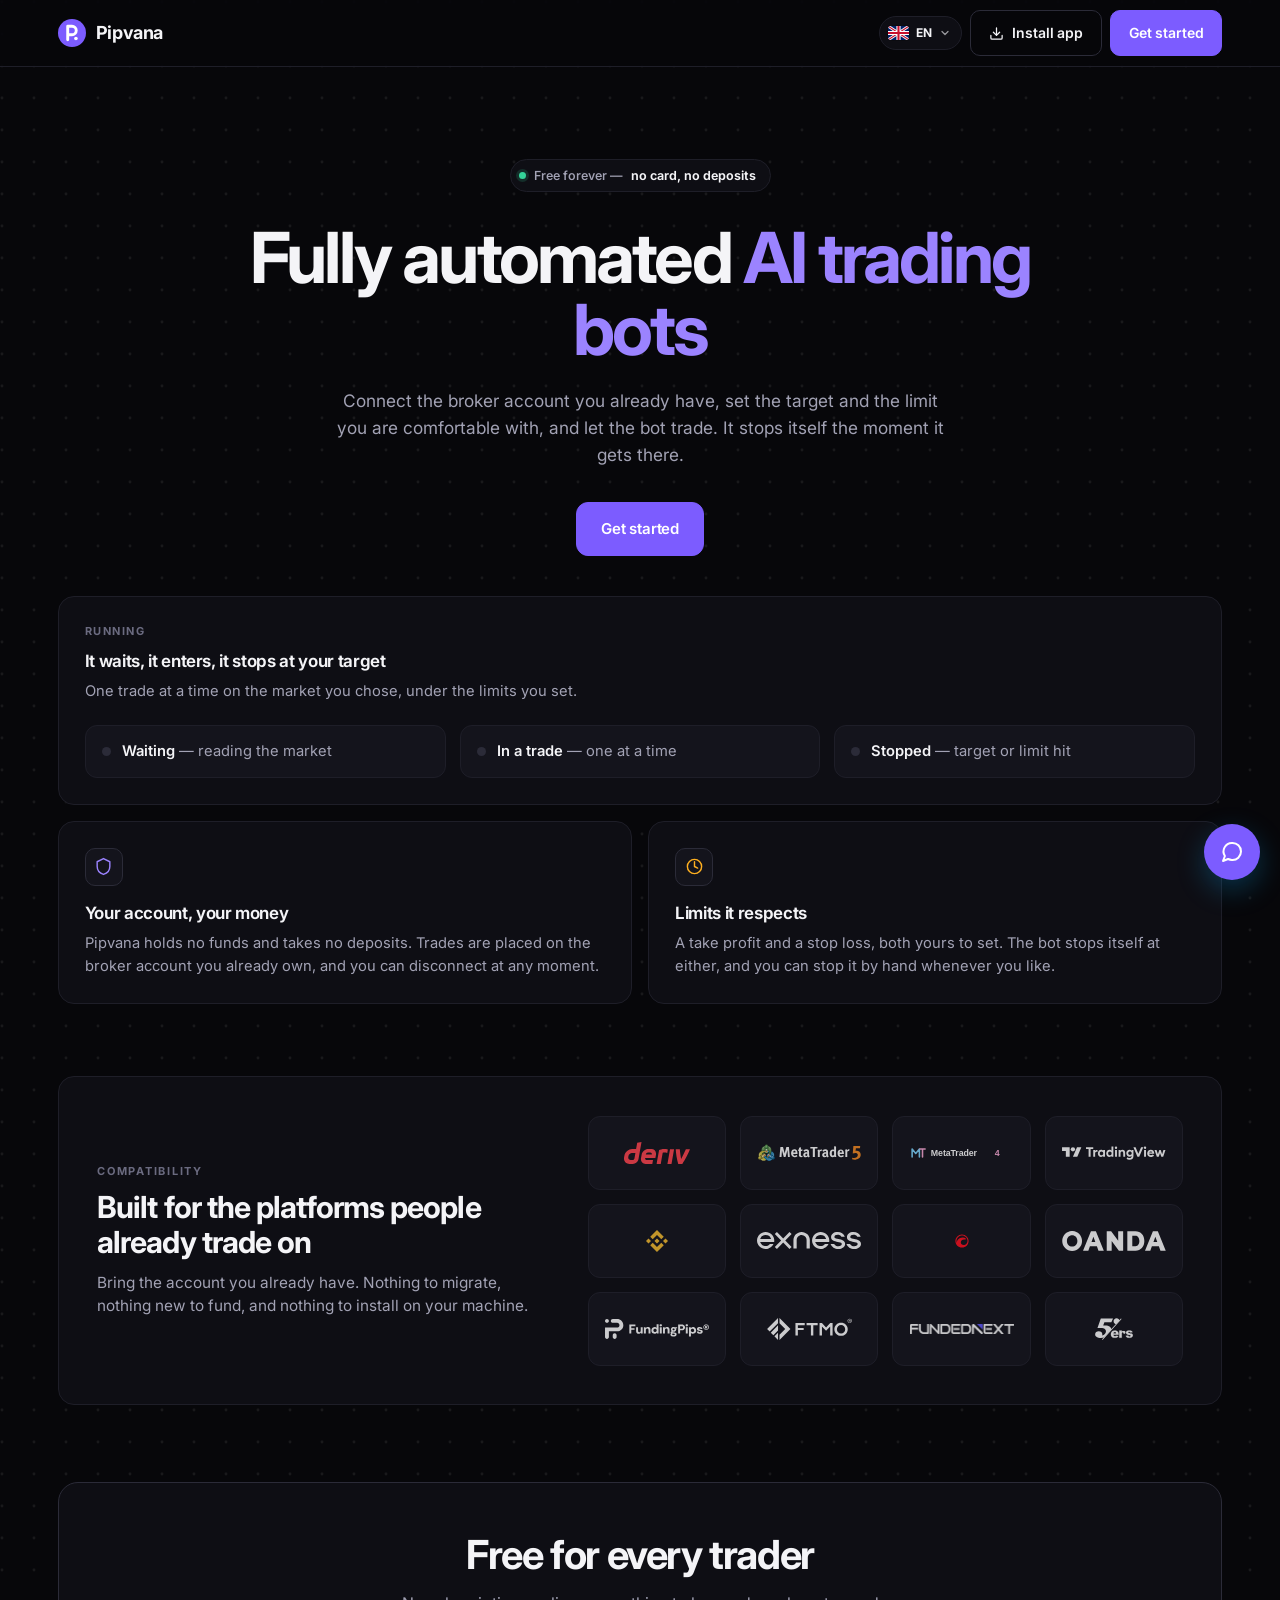
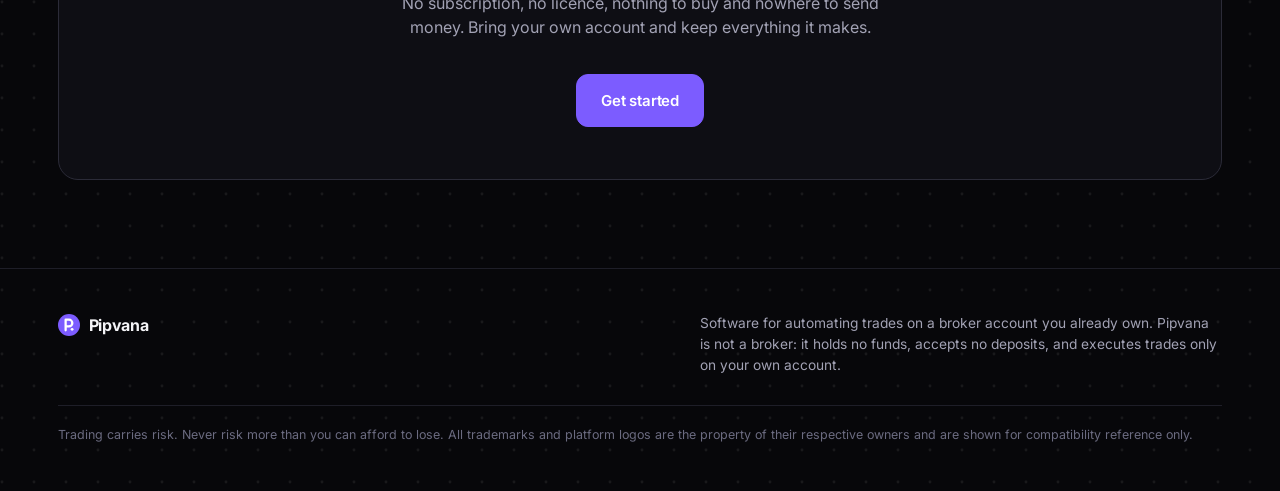
<file: index.html>
<!doctype html>
<html lang="en">
<head>
<meta charset="utf-8" />
<meta name="viewport" content="width=device-width, initial-scale=1, viewport-fit=cover" />
<title>Pipvana | Fully Automated AI Trading Bots</title>
<meta name="description" content="Pipvana runs fully automated AI trading bots on the broker account you already own. Set a target and a limit and let it trade. Free, no deposits, no code." />
<meta name="msvalidate.01" content="E8AE70C429AC13C0AF0BF3811D11365C" />
<meta name="theme-color" content="#07070a" />
<link rel="canonical" href="https://www.pipvana.com/" />
<meta name="robots" content="index,follow" />

<meta property="og:type" content="website" />
<meta property="og:site_name" content="Pipvana" />
<meta property="og:url" content="https://www.pipvana.com/" />
<meta property="og:title" content="Pipvana | Fully Automated AI Trading Bots" />
<meta property="og:description" content="Fully automated AI trading bots that run on your own account. Set the target and the limit; the bot does the rest." />
<meta property="og:image" content="https://www.pipvana.com/og.png" />
<meta property="og:image:width" content="1200" />
<meta property="og:image:height" content="630" />
<meta property="og:image:alt" content="Pipvana — fully automated AI trading bots" />
<meta name="twitter:card" content="summary_large_image" />
<meta name="twitter:image" content="https://www.pipvana.com/og.png" />
<script type="application/ld+json">{"@context": "https://schema.org", "@graph": [{"@type": "Organization", "@id": "https://www.pipvana.com/#org", "name": "Pipvana", "url": "https://www.pipvana.com/", "logo": "https://www.pipvana.com/icons/icon-512.png"}, {"@type": "WebSite", "@id": "https://www.pipvana.com/#site", "name": "Pipvana", "url": "https://www.pipvana.com/", "publisher": {"@id": "https://www.pipvana.com/#org"}, "inLanguage": ["en", "es", "fr", "pt-BR"]}, {"@type": "SoftwareApplication", "name": "Pipvana", "applicationCategory": "FinanceApplication", "operatingSystem": "Web", "url": "https://www.pipvana.com/", "offers": {"@type": "Offer", "price": "0", "priceCurrency": "USD"}, "publisher": {"@id": "https://www.pipvana.com/#org"}}]}</script>

<link rel="icon" href="/favicon.ico" sizes="48x48" />
<link rel="icon" href="/favicon.svg" type="image/svg+xml" sizes="any" />
<link rel="apple-touch-icon" href="/icons/apple-touch-icon.png" />
<link rel="manifest" href="/manifest.webmanifest" />

<link rel="preconnect" href="https://fonts.googleapis.com" />
<link rel="preconnect" href="https://fonts.gstatic.com" crossorigin />
<link rel="stylesheet" href="https://fonts.googleapis.com/css2?family=Inter:wght@400;500;600;700&display=swap" />
<link rel="stylesheet" href="/site.css" />
<link rel="stylesheet" href="/support.css" />
</head>
<body>

<!-- ══ Header ══════════════════════════════════════════════════════════ -->
<header class="top">
  <div class="wrap top-in">
    <a class="brand" href="/">
      <svg viewBox="0 0 32 32" width="28" height="28" aria-hidden="true">
        <circle cx="16" cy="16" r="16" fill="#7c5cff"/>
        <g transform="translate(-1.1 -0.3)"><path d="M12.2 24V8.6h4.9a4.85 4.85 0 0 1 0 9.7h-4.9" fill="none" stroke="#fff" stroke-width="3.3" stroke-linecap="round" stroke-linejoin="round"/><circle cx="21.6" cy="22.6" r="2.05" fill="#fff"/></g>
      </svg>
      <span>Pipvana</span>
    </a>

    <div class="top-cta">
      <button class="btn btn--install" type="button" data-install hidden>
        <svg viewBox="0 0 24 24" width="15" height="15" fill="none" stroke="currentColor" stroke-width="2" stroke-linecap="round" stroke-linejoin="round" aria-hidden="true"><path d="M21 15v4a2 2 0 0 1-2 2H5a2 2 0 0 1-2-2v-4M7 10l5 5 5-5M12 15V3"/></svg>
        <span>Install app</span>
      </button>
      <a class="btn btn--violet js-connect" href="/home.html">Get started</a>
    </div>
  </div>
</header>

<main>

  <!-- ══ Hero ══════════════════════════════════════════════════════════ -->
  <section class="hero">
    <div class="wrap">
      <span class="pill"><span class="pill-dot" aria-hidden="true"></span> Free forever &mdash; <b>no card, no deposits</b></span>

      <h1 class="h1">Fully automated <em>AI trading bots</em></h1>

      <p class="sub">
        Connect the broker account you already have, set the target and the
        limit you are comfortable with, and let the bot trade. It stops itself
        the moment it gets there.
      </p>

      <div class="cta-row">
        <a class="btn btn--violet btn--lg js-connect" href="/home.html">Get started</a>
      </div>
    </div>
  </section>

  <!-- ══ Bento ═════════════════════════════════════════════════════════
       The wide panel shows what the bot is doing as the three states it moves
       between. No prices and no percentages anywhere: a figure on a landing
       page about trading is a figure somebody had to invent. -->
  <div class="wrap bento">

    <section class="tile tile--wide">
      <p class="tile-k">Running</p>
      <h2 class="tile-t">It waits, it enters, it stops at your target</h2>
      <p class="tile-p">One trade at a time on the market you chose, under the limits you set.</p>

      <div class="flow" aria-label="What the bot does, in order">
        <div class="state"><span class="state-led" aria-hidden="true"></span><span><b>Waiting</b> — reading the market</span></div>
        <div class="state"><span class="state-led" aria-hidden="true"></span><span><b>In a trade</b> — one at a time</span></div>
        <div class="state"><span class="state-led" aria-hidden="true"></span><span><b>Stopped</b> — target or limit hit</span></div>
      </div>
    </section>

    <section class="tile tile--half">
      <span class="tile-icon i-violet" aria-hidden="true">
        <svg viewBox="0 0 24 24" width="19" height="19" fill="none" stroke="currentColor" stroke-width="1.8" stroke-linecap="round" stroke-linejoin="round"><path d="M12 2 4 6v6c0 5 3.4 8.6 8 10 4.6-1.4 8-5 8-10V6l-8-4z"/></svg>
      </span>
      <h3 class="tile-t">Your account, your money</h3>
      <p class="tile-p">Pipvana holds no funds and takes no deposits. Trades are placed on the
        broker account you already own, and you can disconnect at any moment.</p>
    </section>

    <section class="tile tile--half">
      <span class="tile-icon i-amber" aria-hidden="true">
        <svg viewBox="0 0 24 24" width="19" height="19" fill="none" stroke="currentColor" stroke-width="1.8" stroke-linecap="round" stroke-linejoin="round"><path d="M12 6v6l4 2"/><circle cx="12" cy="12" r="9"/></svg>
      </span>
      <h3 class="tile-t">Limits it respects</h3>
      <p class="tile-p">A take profit and a stop loss, both yours to set. The bot stops itself at
        either, and you can stop it by hand whenever you like.</p>
    </section>

  </div>

  <!-- ══ Platforms ═════════════════════════════════════════════════════
       The line on the left, the marks floating on the right. -->
  <section class="wrap plat">
    <div class="plat-in">
      <div>
        <p class="plat-k">Compatibility</p>
        <h2 class="plat-t">Built for the platforms people already trade on</h2>
        <p class="plat-p">Bring the account you already have. Nothing to migrate, nothing new
          to fund, and nothing to install on your machine.</p>
      </div>

      <div class="cloud" aria-label="Supported platforms">
        <span class="chip"><img src="/logos/deriv-wordmark.svg" alt="Deriv" /></span>
        <span class="chip"><img src="/logos/metatrader5.svg" alt="MetaTrader 5" /></span>
        <span class="chip"><img src="/logos/mt4.svg" alt="MetaTrader 4" /></span>
        <span class="chip"><img src="/logos/tradingview.svg" alt="TradingView" /></span>
        <span class="chip"><img src="/logos/binance.svg" alt="Binance" /></span>
        <span class="chip"><img src="/logos/exness.svg" alt="Exness" /></span>
        <span class="chip"><img src="/logos/ctrader.svg" alt="cTrader" /></span>
        <span class="chip"><img src="/logos/oanda.svg" alt="OANDA" /></span>
        <span class="chip"><img src="/logos/fundingpips.svg" alt="Funding Pips" /></span>
        <span class="chip"><img src="/logos/ftmo.svg" alt="FTMO" /></span>
        <span class="chip"><img src="/logos/fundednext.png" alt="FundedNext" /></span>
        <span class="chip"><img src="/logos/the5ers.svg" alt="The5ers" /></span>
      </div>
    </div>
  </section>

  <!-- ══ Closing ═══════════════════════════════════════════════════════ -->
  <section class="wrap end">
    <div class="end-in">
      <h2 class="end-t">Free for every trader</h2>
      <p class="end-p">No subscription, no licence, nothing to buy and nowhere to send money.
        Bring your own account and keep everything it makes.</p>
      <div class="cta-row">
        <a class="btn btn--violet btn--lg js-connect" href="/home.html">Get started</a>
      </div>
    </div>
  </section>

</main>

<!-- ══ Footer ══════════════════════════════════════════════════════════ -->
<footer class="foot">
  <div class="wrap">
    <div class="foot-in">
      <span class="foot-brand">
        <svg viewBox="0 0 32 32" width="22" height="22" aria-hidden="true">
          <circle cx="16" cy="16" r="16" fill="#7c5cff"/>
          <g transform="translate(-1.1 -0.3)"><path d="M12.2 24V8.6h4.9a4.85 4.85 0 0 1 0 9.7h-4.9" fill="none" stroke="#fff" stroke-width="3.3" stroke-linecap="round" stroke-linejoin="round"/><circle cx="21.6" cy="22.6" r="2.05" fill="#fff"/></g>
        </svg>
        Pipvana
      </span>
      <p class="foot-note">Software for automating trades on a broker account you already own.
        Pipvana is not a broker: it holds no funds, accepts no deposits, and executes
        trades only on your own account.</p>
    </div>
    <p class="foot-legal">
      Trading carries risk. Never risk more than you can afford to lose. All trademarks and platform
      logos are the property of their respective owners and are shown for compatibility
      reference only.
    </p>
  </div>
</footer>

<!-- Asked once, on the first press of Get started. The bots run on a Deriv
     account the visitor already owns, and a visitor who has not got one used
     to find that out at Deriv's own login screen — the wrong place to learn
     it, and the point at which they leave. -->
<div class="gate" id="connect-choice" hidden>
  <div class="gate-back" data-choice-close></div>
  <div class="gate-card" role="dialog" aria-modal="true" aria-labelledby="connect-choice-t">
    <div class="gate-head">
      <div>
        <p class="gate-k">Before you connect</p>
        <h2 class="gate-t" id="connect-choice-t">Do you have a Deriv account?</h2>
      </div>
      <button class="gate-x" type="button" data-choice-close aria-label="Close">
        <svg viewBox="0 0 24 24" width="17" height="17" fill="none" stroke="currentColor" stroke-width="2.2" stroke-linecap="round"><path d="M6 6l12 12M18 6L6 18"/></svg>
      </button>
    </div>

    <p class="gate-p">Pipvana runs on <strong>your own</strong> Deriv account. Connect the one you
      already have &mdash; or open one first, then come back to this page and connect.</p>

    <div class="gate-actions">
      <a class="btn btn--violet btn--lg" id="choice-create" href="https://t.deriv.link?t=8XPRHR2Y8SN8" target="_blank" rel="noopener noreferrer sponsored">I&rsquo;m new &mdash; create an account</a>
      <button class="btn btn--lg" id="choice-connect" type="button">I have one &mdash; connect</button>
    </div>
  </div>
</div>

<script src="/deriv.js"></script>
<script src="/connect.js"></script>
<script src="/install.js"></script>
<script src="/support.js" defer></script>
<script src="/i18n/i18n.js"></script>
</body>
</html>
</file>
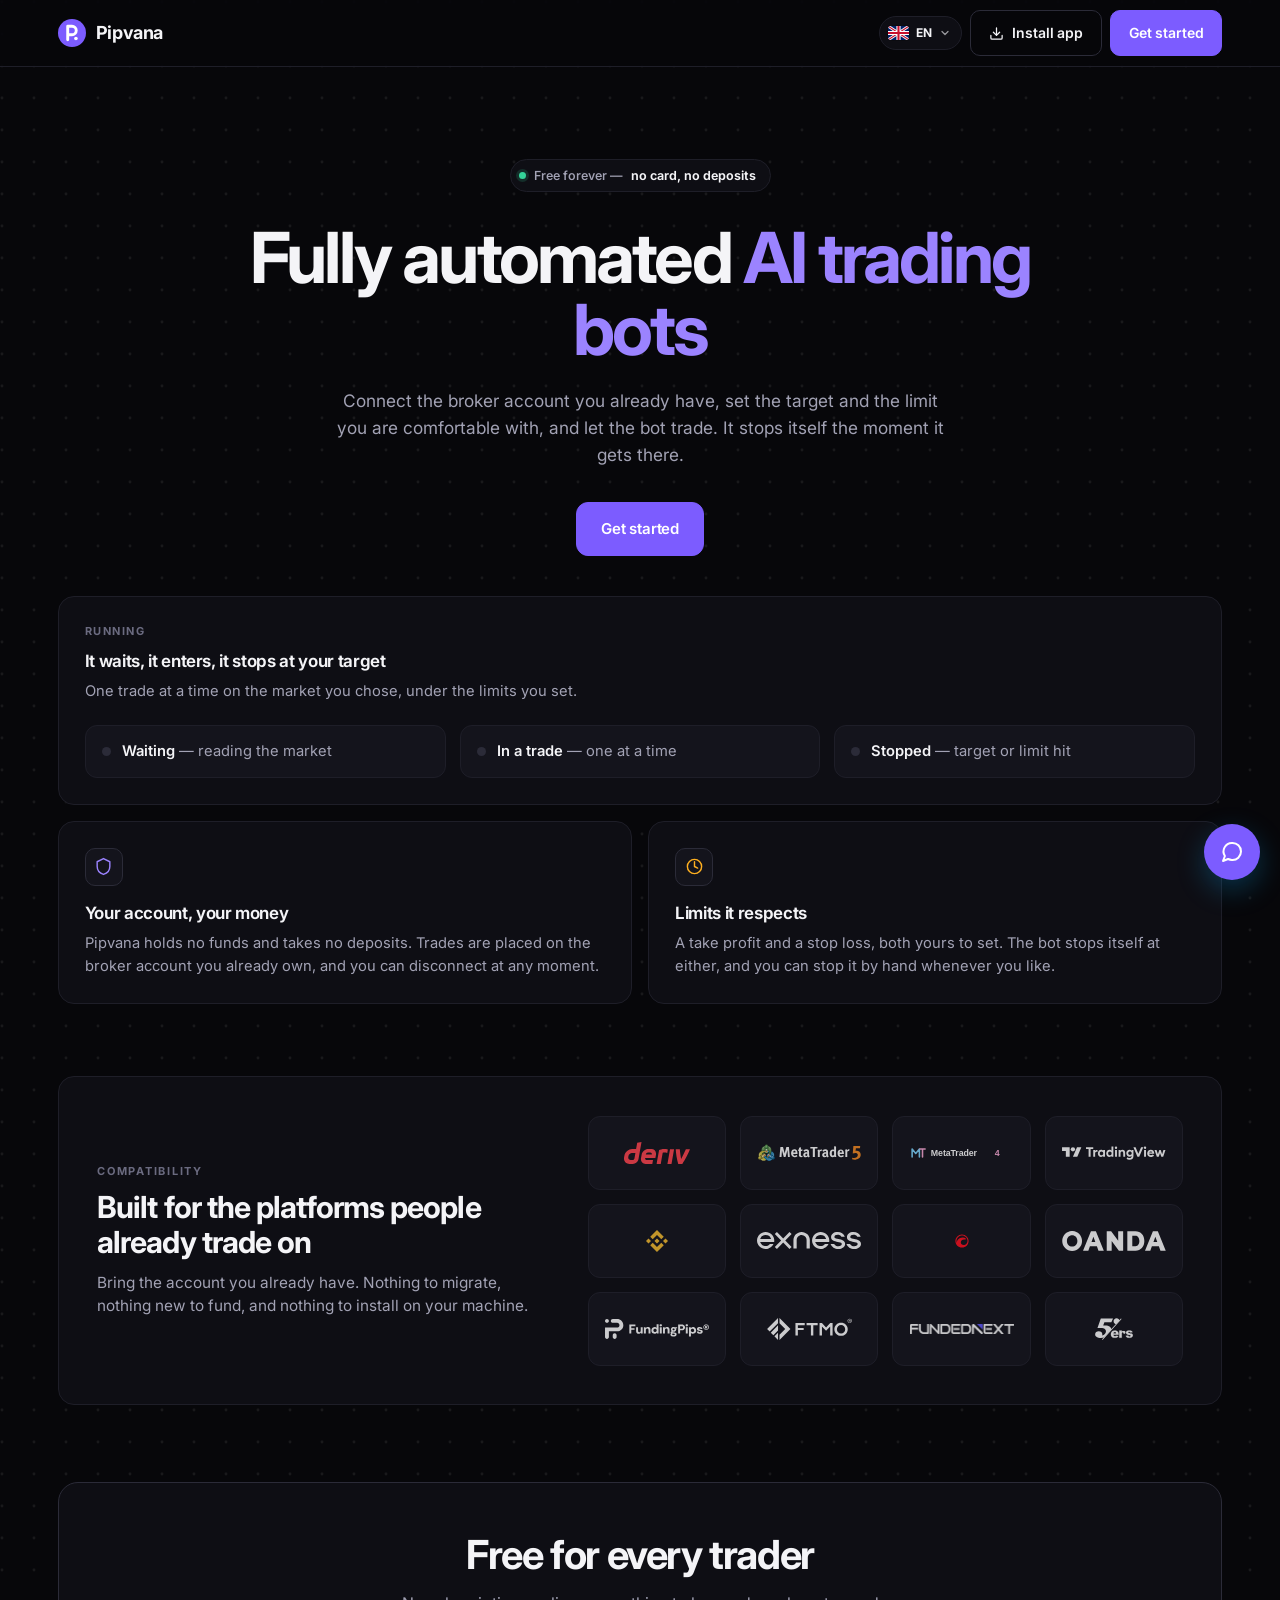
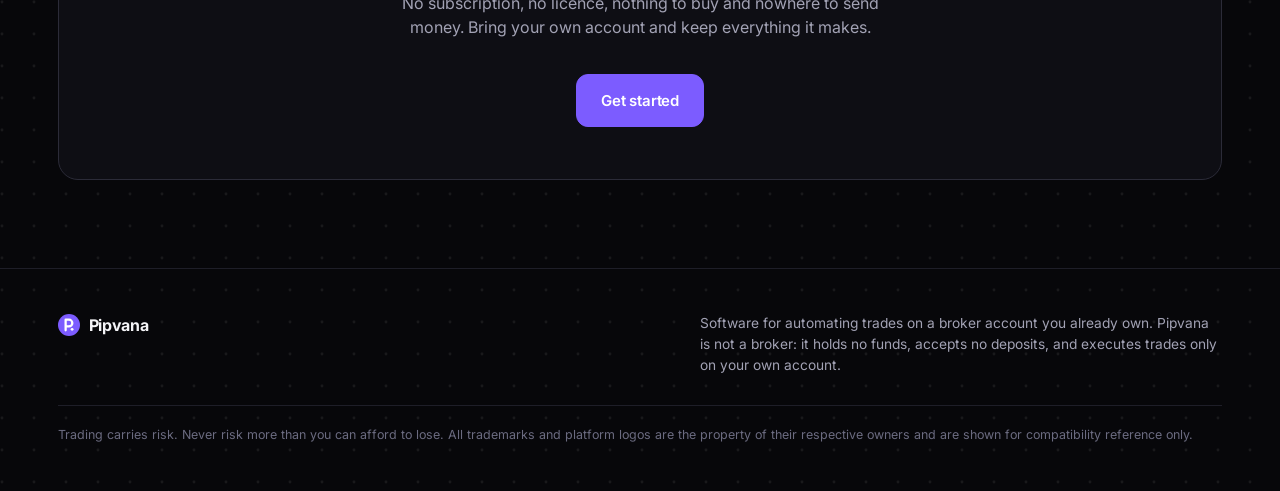
<file: analysis.html>
<!doctype html>
<html lang="en">
<head>
<meta charset="utf-8" />
<meta name="viewport" content="width=device-width, initial-scale=1, viewport-fit=cover" />
<title>Analysis | Pipvana</title>
<meta name="robots" content="noindex,nofollow" />
<meta name="theme-color" content="#f7f7fb" />
<link rel="icon" href="/favicon.ico" sizes="48x48" />
<link rel="icon" href="/favicon.svg" type="image/svg+xml" sizes="any" />
<link rel="apple-touch-icon" href="/icons/apple-touch-icon.png" />
<link rel="manifest" href="/manifest.webmanifest" />
<script>
/* Applied before paint: a saved dark choice must not flash a light page
   first. Light is the default; dark is the option. */
(function(){try{var t=localStorage.getItem("uptick_theme");
document.documentElement.setAttribute("data-theme",t==="dark"?"dark":"light");}catch(e){}})();
</script>
<link rel="preconnect" href="https://fonts.googleapis.com" />
<link rel="preconnect" href="https://fonts.gstatic.com" crossorigin />
<link rel="stylesheet" href="https://fonts.googleapis.com/css2?family=Inter:wght@400;500;600;700&display=swap" />
<link rel="stylesheet" href="/site.css" />
<link rel="stylesheet" href="/app.css" />
<link rel="stylesheet" href="/analysis/analysis.css" />
<link rel="stylesheet" href="/alert/alert.css" />
<link rel="stylesheet" href="/support.css" />
</head>
<body class="app">

<header class="top">
  <div class="wrap top-in">
    <a class="brand" href="/home.html">
      <svg viewBox="0 0 32 32" width="28" height="28" aria-hidden="true">
        <circle cx="16" cy="16" r="16" fill="#7c5cff"/>
        <g transform="translate(-1.1 -0.3)"><path d="M12.2 24V8.6h4.9a4.85 4.85 0 0 1 0 9.7h-4.9" fill="none" stroke="#fff" stroke-width="3.3" stroke-linecap="round" stroke-linejoin="round"/><circle cx="21.6" cy="22.6" r="2.05" fill="#fff"/></g>
      </svg>
      <span>Pipvana</span>
    </a>

    <div class="perch">
      <button class="btn btn--icon" data-theme-toggle type="button" aria-pressed="true" title="Switch to light">
        <svg class="ico-moon" viewBox="0 0 24 24" width="15" height="15" fill="none" stroke="currentColor" stroke-width="2" stroke-linecap="round" stroke-linejoin="round" aria-hidden="true"><path d="M21 12.8A9 9 0 1 1 11.2 3a7 7 0 0 0 9.8 9.8z"/></svg>
        <svg class="ico-sun" viewBox="0 0 24 24" width="15" height="15" fill="none" stroke="currentColor" stroke-width="2" stroke-linecap="round" stroke-linejoin="round" aria-hidden="true"><circle cx="12" cy="12" r="4.2"/><path d="M12 2v2m0 16v2M2 12h2m16 0h2M4.9 4.9l1.4 1.4m11.4 11.4 1.4 1.4M19.1 4.9l-1.4 1.4M6.3 17.7l-1.4 1.4"/></svg>
        <span data-theme-label class="vh">Light</span>
      </button>
      <span class="perch-v" id="balance">&mdash;</span>
      <span class="badge" id="acct-badge">Real</span>
      <!-- No real account yet (real.js): a red way to open one, in place of the balance. -->
      <a class="perch-real" id="acct-real" href="https://home.deriv.com/dashboard/home?t=8XPRHR2Y8SN8" target="_blank" rel="noopener noreferrer sponsored" hidden><svg viewBox="0 0 24 24" width="14" height="14" fill="none" stroke="currentColor" stroke-width="2" stroke-linecap="round" stroke-linejoin="round" aria-hidden="true"><path d="M16 21v-2a4 4 0 0 0-4-4H6a4 4 0 0 0-4 4v2"/><circle cx="9" cy="7" r="4"/><path d="M19 8v6"/><path d="M22 11h-6"/></svg><span class="perch-real-l">Create real account</span><span class="perch-real-s">Real account</span></a>
      <a class="btn" href="/home.html">Home</a>
    </div>
  </div>
</header>

<main class="wrap dash-main">

  <!-- ── settings ─────────────────────────────────────────────────────── -->
  <section class="tools">
    <div class="tools-head">
      <h1 class="tools-t">Market analysis tools</h1>
    </div>

    <div class="tools-grid">
      <label class="fld fld--acct" id="acct-fld">
        <span class="fld-k">Account</span>
        <select class="fld-i" id="account"></select>
      </label>
      <label class="fld">
        <span class="fld-k"><span data-k>Stake</span><b class="fig-risk" id="stake-risk" data-i18n-skip hidden></b></span>
        <input class="fld-i" id="stake" type="number" min="0.35" step="0.01" value="1" inputmode="decimal" />
      </label>
      <label class="fld">
        <span class="fld-k">Reference digit</span>
        <input class="fld-i" id="ref" type="number" min="0" max="9" step="1" value="5" inputmode="numeric" />
      </label>
      <label class="fld">
        <span class="fld-k">Analysis count</span>
        <input class="fld-i" id="count" type="number" min="10" max="5000" step="10" value="130" inputmode="numeric" />
      </label>

      <div class="fld fld--mart">
        <span class="fld-k">
          Martingale
          <button class="tog" id="mart-tog" type="button" role="switch" aria-checked="true" aria-label="Martingale">
            <span class="tog-dot"></span>
          </button>
        </span>
        <input class="fld-i" id="mart" type="number" min="1" step="0.1" value="3.1" inputmode="decimal" />
      </div>
    </div>

    <div class="syms">
      <span class="fld-k">Active symbols <span class="fld-hint">select a symbol to see its analysis</span></span>
      <div class="syms-row" id="syms"></div>
    </div>

    <p class="tools-foot">
      <span class="risk" id="risk"></span>
      <span class="next-stake" id="next-stake"></span>
    </p>

    <p class="status" id="status" role="status" aria-live="polite"></p>
  </section>

  <!-- ── one card per active symbol ───────────────────────────────────── -->
  <section class="cards-grid" id="cards"></section>

  <footer class="dash-foot">
    <p class="disclaimer">Trading carries risk. Never risk more than you can afford to lose.</p>
  </footer>

</main>

<!-- ── transactions ─────────────────────────────────────────────────────
     A rail down the right on a wide screen; on a narrow one the same markup
     becomes a sheet that rises from the bottom. -->
<aside class="txn" id="txn">
  <button class="txn-handle" data-handle type="button" aria-expanded="false" aria-controls="txn-body">
    <span class="txn-grip" aria-hidden="true"></span>
    <span class="txn-handle-t">Transactions <span class="txn-count" data-count></span></span>
    <svg class="txn-chev" viewBox="0 0 24 24" width="16" height="16" fill="none" stroke="currentColor" stroke-width="2.2" stroke-linecap="round" stroke-linejoin="round" aria-hidden="true"><path d="m6 15 6-6 6 6"/></svg>
    <span class="txn-pl" id="txn-pl" data-i18n-skip title="Bot P/L" hidden></span>
  </button>

  <!-- Run / Stop for the bot without opening it: it presses the bot's own Start/Stop
       (analysis/bot.js), with the figures the bot holds. Under the bar, open or parked. -->
  <div class="txn-run">
    <button class="txn-run-btn" id="txn-run" type="button" aria-controls="bot">
      <svg class="txn-run-go" viewBox="0 0 24 24" width="18" height="18" aria-hidden="true"><path d="M7.5 4.8v14.4a1 1 0 0 0 1.52.85l11.5-7.2a1 1 0 0 0 0-1.7L9.02 3.95A1 1 0 0 0 7.5 4.8z" fill="currentColor"/></svg>
      <svg class="txn-run-stop" viewBox="0 0 24 24" width="16" height="16" aria-hidden="true"><rect x="5" y="5" width="14" height="14" rx="2.5" fill="currentColor"/></svg>
      <span id="txn-run-label">Run</span>
    </button>
  </div>

  <div class="txn-body" id="txn-body">
    <div class="txn-head">
      <span>Type</span>
      <span>Entry/Exit spot</span>
      <span class="txn-head-r">Buy price and P/L</span>
    </div>

    <ul class="txn-rows" data-rows><li class="tx-none">No transactions yet.</li></ul>

    <div class="sum">
      <div class="sum-c"><span class="sum-k">Total stake</span><span class="sum-v" data-stake>&mdash;</span></div>
      <div class="sum-c"><span class="sum-k">Total payout</span><span class="sum-v" data-payout>&mdash;</span></div>
      <div class="sum-c"><span class="sum-k">No. of runs</span><span class="sum-v" data-runs>0</span></div>
      <div class="sum-c"><span class="sum-k">Contracts lost</span><span class="sum-v" data-lost>0</span></div>
      <div class="sum-c"><span class="sum-k">Contracts won</span><span class="sum-v" data-won>0</span></div>
      <div class="sum-c"><span class="sum-k">Total profit/loss</span><span class="sum-v" data-pl>&mdash;</span></div>
    </div>

    <button class="btn txn-reset" data-reset type="button">Reset</button>
  </div>
</aside>


<!-- ── the floating bot ─────────────────────────────────────────────────
     Drag it anywhere by its header; close it and a small button brings it
     back. It does only what the cards allow by hand. -->
<button class="bot-open" id="bot-open" type="button" hidden>
  <span class="bot-open-dot" aria-hidden="true"></span>
  <svg viewBox="0 0 24 24" width="16" height="16" fill="none" stroke="currentColor" stroke-width="1.9" stroke-linecap="round" stroke-linejoin="round" aria-hidden="true"><rect x="3" y="8" width="18" height="12" rx="3"/><path d="M12 8V4M8 14h.01M16 14h.01"/></svg>
  <span id="bot-open-label">Open bot</span>
</button>

<aside class="bot" id="bot" aria-label="Trading bot">
  <div class="bot-head" id="bot-head">
    <span class="bot-grip" aria-hidden="true"></span>
    <span class="bot-t">Auto bot</span>
    <button class="bot-x" id="bot-close" type="button" aria-label="Close">
      <svg viewBox="0 0 24 24" width="15" height="15" fill="none" stroke="currentColor" stroke-width="2.2" stroke-linecap="round"><path d="M6 6l12 12M18 6L6 18"/></svg>
    </button>
  </div>

  <div class="bot-body">
    <label class="bot-f">
      <span class="bot-k">Market</span>
      <select class="fld-i" id="bot-market"></select>
    </label>

    <label class="bot-f">
      <span class="bot-k">Trade type</span>
      <select class="fld-i" id="bot-pair"></select>
    </label>
    <p class="bot-note">It takes whichever side of the pair is ahead, checked before every trade.</p>

    <div class="bot-f">
      <span class="bot-k">
        Take profit
        <b class="fig-risk" id="bot-tp-risk" data-i18n-skip hidden></b>
        <button class="tog" id="bot-tp-tog" type="button" role="switch" aria-checked="true" aria-label="Take profit"><span class="tog-dot"></span></button>
      </span>
      <div id="bot-tp-row">
        <input class="fld-i" id="bot-tp" type="number" min="0.01" step="0.01" value="100" inputmode="decimal" />
      </div>
    </div>

    <div class="bot-f">
      <span class="bot-k">
        Stop loss
        <button class="tog" id="bot-sl-tog" type="button" role="switch" aria-checked="false" aria-label="Stop loss"><span class="tog-dot"></span></button>
      </span>
      <div id="bot-sl-row" hidden>
        <input class="fld-i" id="bot-sl" type="number" min="0.01" step="0.01" value="1000" inputmode="decimal" />
      </div>
    </div>

    <!-- The risk guide (off unless turned on): Safe / High / Too high on the stake and the take
         profit, and the safe figure. On or off, the pair's own starting figures. -->
    <div class="bot-f">
      <span class="bot-k">
        Risk guide
        <button class="tog" id="bot-guide-tog" type="button" role="switch" aria-checked="false" aria-label="Risk guide"><span class="tog-dot"></span></button>
      </span>
    </div>

    <!-- Safe / High / Too high on the stake and the take profit: why, and the safe figure (risk.js). -->
    <div class="fig-note" id="bot-risk" data-i18n-skip hidden></div>

    <button class="btn btn--violet bot-run" id="bot-run" type="button">Start</button>

    <dl class="bot-stats">
      <div><dt>Trades</dt><dd class="bot-v" id="bot-trades">0</dd></div>
      <div><dt>Win rate</dt><dd class="bot-v" id="bot-wr">—</dd></div>
      <div><dt>P/L</dt><dd class="bot-v" id="bot-pl">+0.00</dd></div>
    </dl>
    <!-- Deposit and Withdraw on Deriv, small (Shalobot's two links). -->
    <div class="fund-links">
      <a class="fund-link fund-link--dep" href="https://home.deriv.com/dashboard/deposit?from=portfolio&amp;depositSheet=1&amp;currency=USD" target="_blank" rel="noopener noreferrer"><svg viewBox="0 0 24 24" width="13" height="13" fill="none" stroke="currentColor" stroke-width="2" stroke-linecap="round" stroke-linejoin="round" aria-hidden="true"><path d="M12 17V3"/><path d="m6 11 6 6 6-6"/><path d="M19 21H5"/></svg><span>Deposit</span></a>
      <a class="fund-link" href="https://home.deriv.com/dashboard/withdraw/verify?currency=USD&amp;from=portfolio&amp;openWithdraw=1" target="_blank" rel="noopener noreferrer"><svg viewBox="0 0 24 24" width="13" height="13" fill="none" stroke="currentColor" stroke-width="2" stroke-linecap="round" stroke-linejoin="round" aria-hidden="true"><path d="m18 9-6-6-6 6"/><path d="M12 3v14"/><path d="M5 21h14"/></svg><span>Withdraw</span></a>
    </div>

    <p class="bot-status" id="bot-status"></p>
  </div>
</aside>

<script src="/alert/alert.js"></script>
<script src="/real.js"></script>
<script src="/deriv.js"></script>
<script src="/currency.js"></script>
<script src="/prefs.js"></script>
<script src="/analysis/contracts.js"></script>
<script src="/analysis/session.js"></script>
<script src="/analysis/analyser.js"></script>
<script src="/analysis/txn.js"></script>
<script src="/risk.js"></script>
<script src="/analysis/bot.js"></script>
<script src="/unlock.js"></script>
<script src="/analysis/app.js"></script>
<script src="/theme.js"></script>
<script src="/support.js" defer></script>
<script src="/i18n/i18n.js"></script>
</body>
</html>
</file>
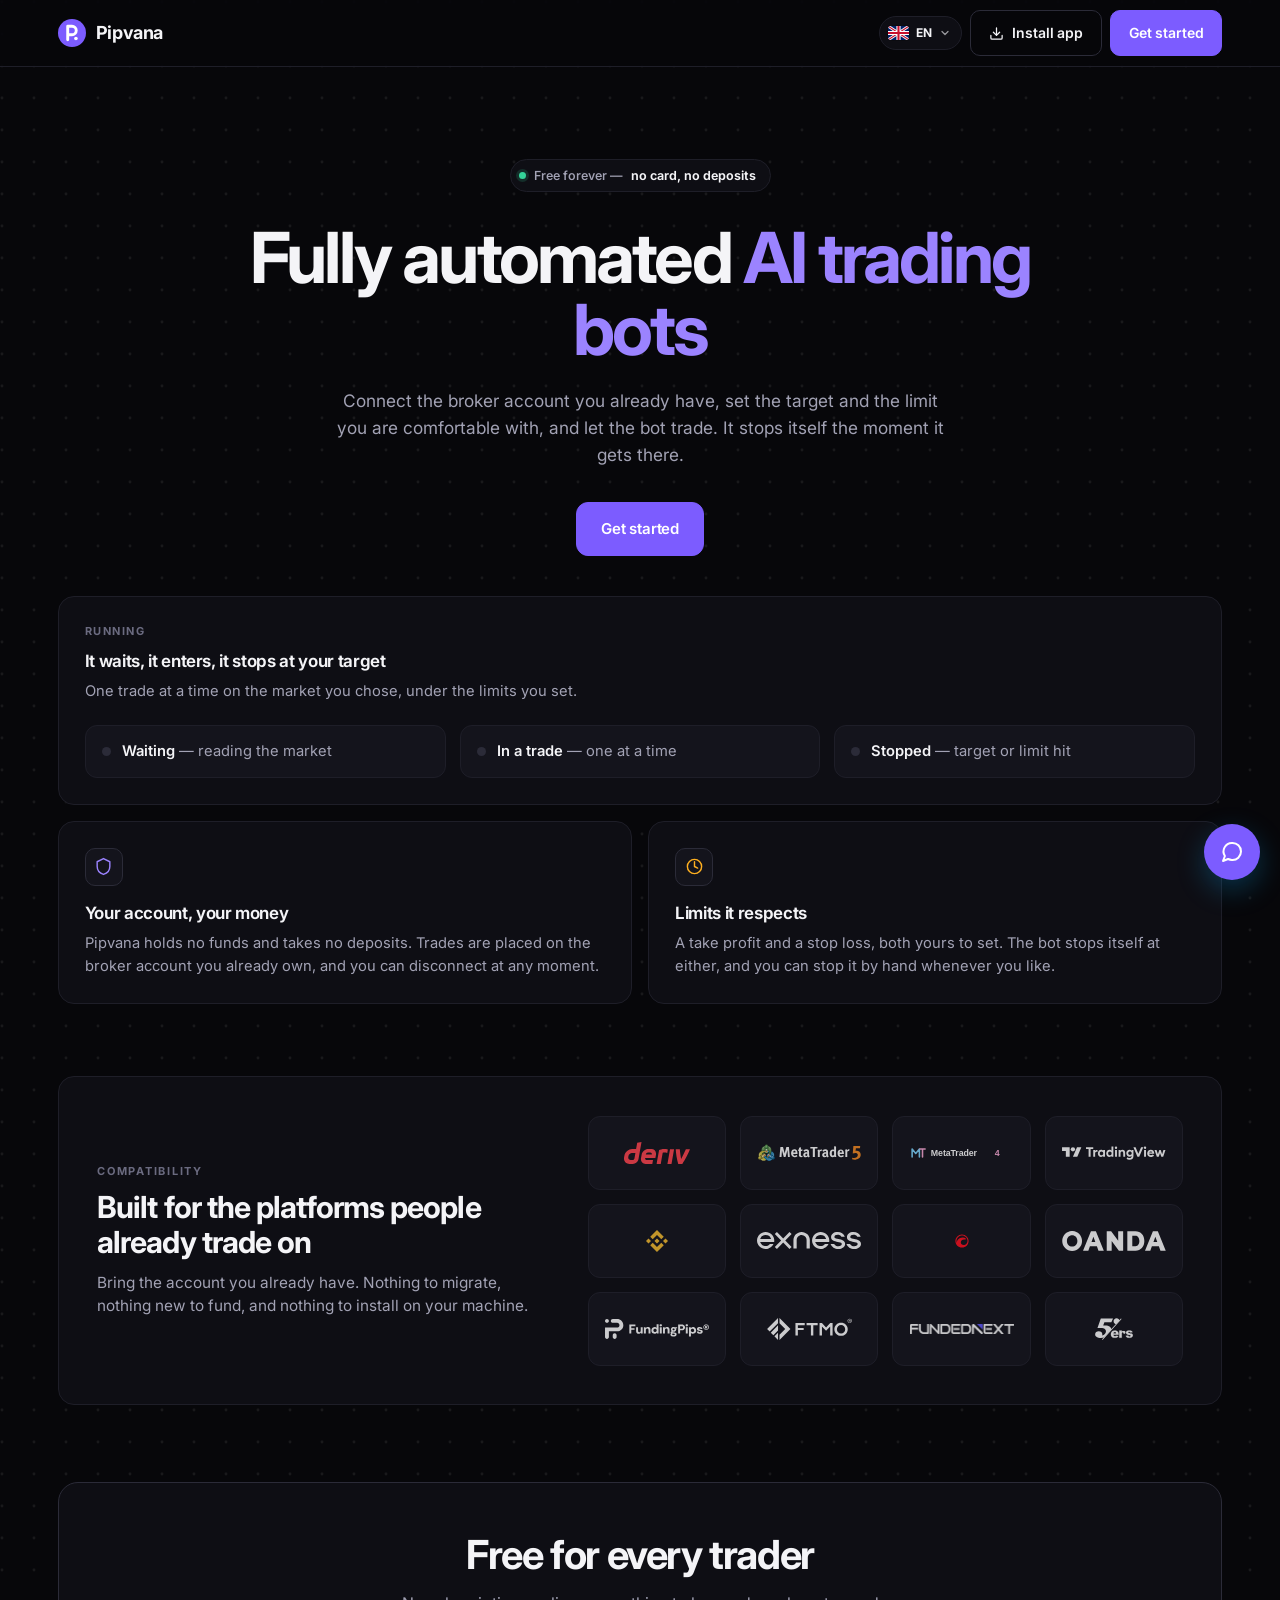
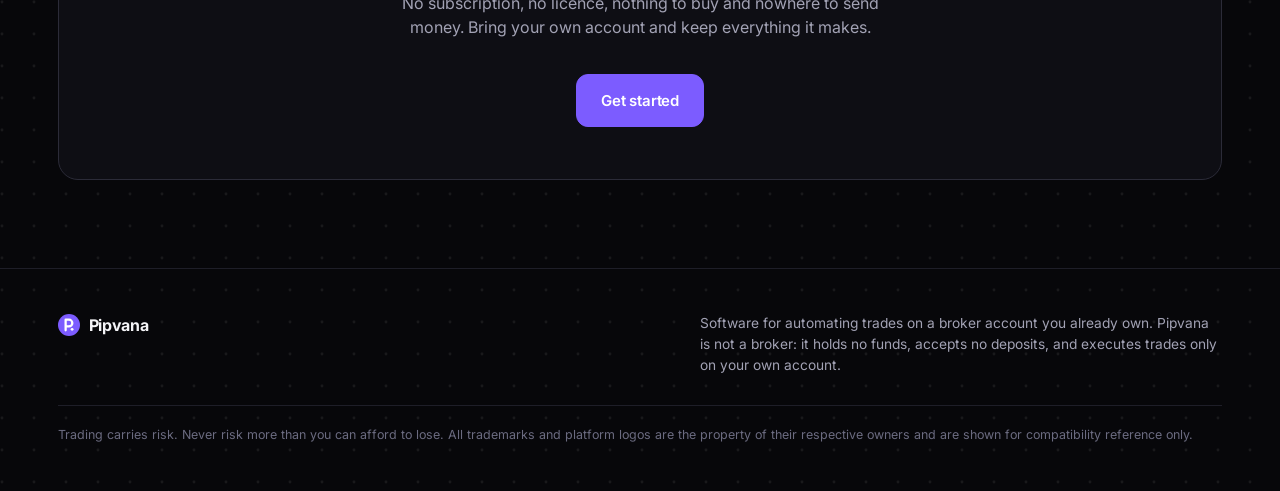
<file: analyss.html>
<!doctype html>
<html lang="en">
<head>
<meta charset="utf-8" />
<meta name="viewport" content="width=device-width, initial-scale=1, viewport-fit=cover" />
<title>Analysis | Pipvana</title>
<meta name="robots" content="noindex,nofollow" />
<meta name="theme-color" content="#f7f7fb" />
<link rel="icon" href="/favicon.ico" sizes="48x48" />
<link rel="icon" href="/favicon.svg" type="image/svg+xml" sizes="any" />
<link rel="apple-touch-icon" href="/icons/apple-touch-icon.png" />
<link rel="manifest" href="/manifest.webmanifest" />
<script>
/* Applied before paint: a saved dark choice must not flash a light page
   first. Light is the default; dark is the option. */
(function(){try{var t=localStorage.getItem("uptick_theme");
document.documentElement.setAttribute("data-theme",t==="dark"?"dark":"light");}catch(e){}})();
</script>
<script>
/* The gate, before anything else on the page runs.
   Reached without the mode on — a bookmark, a guessed URL, a back button
   after switching it off — and this is simply not a page. It replaces rather
   than assigns, so Back does not bounce between the two. Inline and first
   because a redirect that waits on a downloaded script is a redirect that
   flashes the page it was meant to prevent. */
(function(){
/* A connected Deriv account first, as on every page past the front door.
   Owner, 17 Nov 2026: "nothing bypasses connected verification and home".
   The same test as isConnected() in /deriv.js; without it, the front door. */
var s=null;try{s=JSON.parse(localStorage.getItem("evie_deriv_session")||"null");}catch(e){}
if(!(s&&s.access_token&&(s.refresh_token||!s.expires_at||Date.now()<Number(s.expires_at)-60000))){location.replace("/");return;}
try{
  if(localStorage.getItem("evie_ui_k")==="1"&&localStorage.getItem("evie_ui_m")==="1")return;
}catch(e){}
location.replace("/home.html");})();
</script>
<link rel="preconnect" href="https://fonts.googleapis.com" />
<link rel="preconnect" href="https://fonts.gstatic.com" crossorigin />
<link rel="stylesheet" href="https://fonts.googleapis.com/css2?family=Inter:wght@400;500;600;700&display=swap" />
<link rel="stylesheet" href="/site.css" />
<link rel="stylesheet" href="/app.css" />
<link rel="stylesheet" href="/analysis/analysis.css" />
<link rel="stylesheet" href="/sim/sim.css" />
<link rel="stylesheet" href="/alert/alert.css" />
</head>
<body class="app sim-body">

<!-- ── the conditions ───────────────────────────────────────────────────
     Shown before the page runs. Nothing behind it has started: no socket, no
     ticks, no bot — so the balance and the run of losses are set before the
     first trade rather than being applied to one already in flight. -->
<div class="setup" id="setup" hidden>
  <div class="setup-card" role="dialog" aria-modal="true" aria-labelledby="setup-t">
    <div class="setup-head">
      <div>
        <svg class="setup-mark" viewBox="0 0 32 32" width="26" height="26" aria-hidden="true">
          <circle cx="16" cy="16" r="16" fill="#7c5cff"/>
          <g transform="translate(-1.1 -0.3)"><path d="M12.2 24V8.6h4.9a4.85 4.85 0 0 1 0 9.7h-4.9" fill="none" stroke="#fff" stroke-width="3.3" stroke-linecap="round" stroke-linejoin="round"/><circle cx="21.6" cy="22.6" r="2.05" fill="#fff"/></g>
        </svg>
        <p class="setup-k">Practice, with no money and no Deriv</p>
        <h1 class="setup-t" id="setup-t">Set up the simulation</h1>
      </div>
      <button class="btn" id="sim-close" type="button">Close</button>
    </div>

    <div class="setup-body">
      <label class="fld">
        <span class="fld-k">Starting balance (USD)</span>
        <!-- A real account is rarely a round thousand, and a round thousand
             makes the arithmetic on screen too easy to follow. The dice give
             an ordinary-looking balance to practise against. -->
        <span class="fld-with">
          <input class="fld-i" id="sim-balance" type="number" min="1" step="0.01" value="1000" inputmode="decimal" />
          <button class="btn fld-btn" id="sim-random" type="button" title="Random balance">Random</button>
        </span>
      </label>

      <div class="fld">
        <span class="fld-k">Losses</span>
        <div class="seg" id="sim-mode" role="radiogroup" aria-label="Losses">
          <button class="seg-b is-on" type="button" data-mode="none" role="radio" aria-checked="true">None</button>
          <button class="seg-b" type="button" data-mode="consecutive" role="radio" aria-checked="false">In a row</button>
          <button class="seg-b" type="button" data-mode="random" role="radio" aria-checked="false">Random</button>
        </div>
      </div>

      <label class="fld" id="sim-count-fld" hidden>
        <span class="fld-k"><span id="sim-count-k">How many in a row</span></span>
        <input class="fld-i" id="sim-count" type="number" min="0" max="10" step="1" value="3" inputmode="numeric" />
      </label>

      <div class="fld fld--row">
        <span class="fld-k">First trade loses</span>
        <button class="tog" id="sim-first" type="button" role="switch" aria-checked="false" aria-label="First trade loses">
          <span class="tog-dot"></span>
        </button>
      </div>
    </div>

    <p class="setup-say" id="sim-say"></p>

    <button class="btn btn--violet btn--lg setup-go" id="sim-go" type="button">Start simulation</button>

    <p class="setup-note">
      Everything past this card is the analysis page — every symbol, every
      trade type, the martingale and the bot, priced and paced the way Deriv
      prices and paces them, down to a stake the balance cannot cover being
      refused. Only the money and the outcomes are arranged.
    </p>
  </div>
</div>


<header class="top">
  <div class="wrap top-in">
    <a class="brand" href="/home.html">
      <svg viewBox="0 0 32 32" width="28" height="28" aria-hidden="true">
        <circle cx="16" cy="16" r="16" fill="#7c5cff"/>
        <g transform="translate(-1.1 -0.3)"><path d="M12.2 24V8.6h4.9a4.85 4.85 0 0 1 0 9.7h-4.9" fill="none" stroke="#fff" stroke-width="3.3" stroke-linecap="round" stroke-linejoin="round"/><circle cx="21.6" cy="22.6" r="2.05" fill="#fff"/></g>
      </svg>
      <span>Pipvana</span>
    </a>

    <div class="perch">
      <button class="btn btn--icon" data-theme-toggle type="button" aria-pressed="true" title="Switch to light">
        <svg class="ico-moon" viewBox="0 0 24 24" width="15" height="15" fill="none" stroke="currentColor" stroke-width="2" stroke-linecap="round" stroke-linejoin="round" aria-hidden="true"><path d="M21 12.8A9 9 0 1 1 11.2 3a7 7 0 0 0 9.8 9.8z"/></svg>
        <svg class="ico-sun" viewBox="0 0 24 24" width="15" height="15" fill="none" stroke="currentColor" stroke-width="2" stroke-linecap="round" stroke-linejoin="round" aria-hidden="true"><circle cx="12" cy="12" r="4.2"/><path d="M12 2v2m0 16v2M2 12h2m16 0h2M4.9 4.9l1.4 1.4m11.4 11.4 1.4 1.4M19.1 4.9l-1.4 1.4M6.3 17.7l-1.4 1.4"/></svg>
        <span data-theme-label class="vh">Light</span>
      </button>
      <span class="perch-v" id="balance">&mdash;</span>
      <span class="badge" id="acct-badge">Real</span>
      <a class="btn" href="/home.html">Home</a>
    </div>
  </div>
</header>

<main class="wrap dash-main">

  <!-- ── settings ─────────────────────────────────────────────────────── -->
  <section class="tools">
    <div class="tools-head">
      <!-- No handle here. The simulation has exactly one account and no demo
           to hide behind, so there is nothing for a triple click to reveal. -->
      <h1 class="tools-t">Market analysis tools</h1>
    </div>

    <div class="tools-grid">
      <!-- Kept in the page because app.js reads and writes it, but never
           shown: there is one simulated account and choosing it is not a
           decision anybody has to make. -->
      <label class="fld fld--acct" id="acct-fld" hidden>
        <span class="fld-k">Account</span>
        <select class="fld-i" id="account"></select>
      </label>
      <label class="fld">
        <span class="fld-k"><span data-k>Stake</span><b class="fig-risk" id="stake-risk" data-i18n-skip hidden></b></span>
        <input class="fld-i" id="stake" type="number" min="0.35" step="0.01" value="1" inputmode="decimal" />
      </label>
      <label class="fld">
        <span class="fld-k">Reference digit</span>
        <input class="fld-i" id="ref" type="number" min="0" max="9" step="1" value="5" inputmode="numeric" />
      </label>
      <label class="fld">
        <span class="fld-k">Analysis count</span>
        <input class="fld-i" id="count" type="number" min="10" max="5000" step="10" value="130" inputmode="numeric" />
      </label>

      <div class="fld fld--mart">
        <span class="fld-k">
          Martingale
          <button class="tog" id="mart-tog" type="button" role="switch" aria-checked="true" aria-label="Martingale">
            <span class="tog-dot"></span>
          </button>
        </span>
        <input class="fld-i" id="mart" type="number" min="1" step="0.1" value="3.1" inputmode="decimal" />
      </div>
    </div>

    <div class="syms">
      <span class="fld-k">Active symbols <span class="fld-hint">select a symbol to see its analysis</span></span>
      <div class="syms-row" id="syms"></div>
    </div>

    <p class="tools-foot">
      <span class="risk" id="risk"></span>
      <span class="next-stake" id="next-stake"></span>
    </p>

    <p class="status" id="status" role="status" aria-live="polite"></p>
  </section>

  <!-- ── one card per active symbol ───────────────────────────────────── -->
  <section class="cards-grid" id="cards"></section>

  <footer class="app-foot">
    <p class="disclaimer">Trading carries risk. Never risk more than you can afford to lose.</p>
  </footer>

</main>

<!-- ── transactions ─────────────────────────────────────────────────────
     A rail down the right on a wide screen; on a narrow one the same markup
     becomes a sheet that rises from the bottom. -->
<aside class="txn" id="txn">
  <button class="txn-handle" data-handle type="button" aria-expanded="false" aria-controls="txn-body">
    <span class="txn-grip" aria-hidden="true"></span>
    <span class="txn-handle-t">Transactions <span class="txn-count" data-count></span></span>
    <svg class="txn-chev" viewBox="0 0 24 24" width="16" height="16" fill="none" stroke="currentColor" stroke-width="2.2" stroke-linecap="round" stroke-linejoin="round" aria-hidden="true"><path d="m6 15 6-6 6 6"/></svg>
    <span class="txn-pl" id="txn-pl" data-i18n-skip title="Bot P/L" hidden></span>
  </button>

  <!-- Run / Stop for the bot without opening it: it presses the bot's own Start/Stop
       (analysis/bot.js), with the figures the bot holds. Under the bar, open or parked. -->
  <div class="txn-run">
    <button class="txn-run-btn" id="txn-run" type="button" aria-controls="bot">
      <svg class="txn-run-go" viewBox="0 0 24 24" width="18" height="18" aria-hidden="true"><path d="M7.5 4.8v14.4a1 1 0 0 0 1.52.85l11.5-7.2a1 1 0 0 0 0-1.7L9.02 3.95A1 1 0 0 0 7.5 4.8z" fill="currentColor"/></svg>
      <svg class="txn-run-stop" viewBox="0 0 24 24" width="16" height="16" aria-hidden="true"><rect x="5" y="5" width="14" height="14" rx="2.5" fill="currentColor"/></svg>
      <span id="txn-run-label">Run</span>
    </button>
  </div>

  <div class="txn-body" id="txn-body">
    <div class="txn-head">
      <span>Type</span>
      <span>Entry/Exit spot</span>
      <span class="txn-head-r">Buy price and P/L</span>
    </div>

    <ul class="txn-rows" data-rows><li class="tx-none">No transactions yet.</li></ul>

    <div class="sum">
      <div class="sum-c"><span class="sum-k">Total stake</span><span class="sum-v" data-stake>&mdash;</span></div>
      <div class="sum-c"><span class="sum-k">Total payout</span><span class="sum-v" data-payout>&mdash;</span></div>
      <div class="sum-c"><span class="sum-k">No. of runs</span><span class="sum-v" data-runs>0</span></div>
      <div class="sum-c"><span class="sum-k">Contracts lost</span><span class="sum-v" data-lost>0</span></div>
      <div class="sum-c"><span class="sum-k">Contracts won</span><span class="sum-v" data-won>0</span></div>
      <div class="sum-c"><span class="sum-k">Total profit/loss</span><span class="sum-v" data-pl>&mdash;</span></div>
    </div>

    <button class="btn txn-reset" data-reset type="button">Reset</button>
  </div>
</aside>


<!-- ── the floating bot ─────────────────────────────────────────────────
     Drag it anywhere by its header; close it and a small button brings it
     back. It does only what the cards allow by hand. -->
<button class="bot-open" id="bot-open" type="button" hidden>
  <span class="bot-open-dot" aria-hidden="true"></span>
  <svg viewBox="0 0 24 24" width="16" height="16" fill="none" stroke="currentColor" stroke-width="1.9" stroke-linecap="round" stroke-linejoin="round" aria-hidden="true"><rect x="3" y="8" width="18" height="12" rx="3"/><path d="M12 8V4M8 14h.01M16 14h.01"/></svg>
  <span id="bot-open-label">Open bot</span>
</button>

<aside class="bot" id="bot" aria-label="Trading bot">
  <div class="bot-head" id="bot-head">
    <span class="bot-grip" aria-hidden="true"></span>
    <span class="bot-t">Auto bot</span>
    <button class="bot-x" id="bot-close" type="button" aria-label="Close">
      <svg viewBox="0 0 24 24" width="15" height="15" fill="none" stroke="currentColor" stroke-width="2.2" stroke-linecap="round"><path d="M6 6l12 12M18 6L6 18"/></svg>
    </button>
  </div>

  <div class="bot-body">
    <label class="bot-f">
      <span class="bot-k">Market</span>
      <select class="fld-i" id="bot-market"></select>
    </label>

    <label class="bot-f">
      <span class="bot-k">Trade type</span>
      <select class="fld-i" id="bot-pair"></select>
    </label>
    <p class="bot-note">It takes whichever side of the pair is ahead, checked before every trade.</p>

    <div class="bot-f">
      <span class="bot-k">
        Take profit
        <b class="fig-risk" id="bot-tp-risk" data-i18n-skip hidden></b>
        <button class="tog" id="bot-tp-tog" type="button" role="switch" aria-checked="true" aria-label="Take profit"><span class="tog-dot"></span></button>
      </span>
      <div id="bot-tp-row">
        <input class="fld-i" id="bot-tp" type="number" min="0.01" step="0.01" value="100" inputmode="decimal" />
      </div>
    </div>

    <div class="bot-f">
      <span class="bot-k">
        Stop loss
        <button class="tog" id="bot-sl-tog" type="button" role="switch" aria-checked="false" aria-label="Stop loss"><span class="tog-dot"></span></button>
      </span>
      <div id="bot-sl-row" hidden>
        <input class="fld-i" id="bot-sl" type="number" min="0.01" step="0.01" value="1000" inputmode="decimal" />
      </div>
    </div>

    <!-- The risk guide (off unless turned on): Safe / High / Too high on the stake and the take
         profit, and the safe figure. On or off, the pair's own starting figures. -->
    <div class="bot-f">
      <span class="bot-k">
        Risk guide
        <button class="tog" id="bot-guide-tog" type="button" role="switch" aria-checked="false" aria-label="Risk guide"><span class="tog-dot"></span></button>
      </span>
    </div>

    <!-- Safe / High / Too high on the stake and the take profit: why, and the safe figure (risk.js). -->
    <div class="fig-note" id="bot-risk" data-i18n-skip hidden></div>

    <button class="btn btn--violet bot-run" id="bot-run" type="button">Start</button>

    <dl class="bot-stats">
      <div><dt>Trades</dt><dd class="bot-v" id="bot-trades">0</dd></div>
      <div><dt>Win rate</dt><dd class="bot-v" id="bot-wr">—</dd></div>
      <div><dt>P/L</dt><dd class="bot-v" id="bot-pl">+0.00</dd></div>
    </dl>
    <!-- Deposit and Withdraw on Deriv, small (Shalobot's two links). -->
    <div class="fund-links">
      <a class="fund-link fund-link--dep" href="https://home.deriv.com/dashboard/deposit?from=portfolio&amp;depositSheet=1&amp;currency=USD" target="_blank" rel="noopener noreferrer"><svg viewBox="0 0 24 24" width="13" height="13" fill="none" stroke="currentColor" stroke-width="2" stroke-linecap="round" stroke-linejoin="round" aria-hidden="true"><path d="M12 17V3"/><path d="m6 11 6 6 6-6"/><path d="M19 21H5"/></svg><span>Deposit</span></a>
      <a class="fund-link" href="https://home.deriv.com/dashboard/withdraw/verify?currency=USD&amp;from=portfolio&amp;openWithdraw=1" target="_blank" rel="noopener noreferrer"><svg viewBox="0 0 24 24" width="13" height="13" fill="none" stroke="currentColor" stroke-width="2" stroke-linecap="round" stroke-linejoin="round" aria-hidden="true"><path d="m18 9-6-6-6 6"/><path d="M12 3v14"/><path d="M5 21h14"/></svg><span>Withdraw</span></a>
    </div>

    <p class="bot-status" id="bot-status"></p>
  </div>
</aside>

<!-- The simulation runs the REAL page. deriv.js is the only thing swapped:
     fake-deriv.js answers in its place and hands session.js a socket of its
     own, so app.js, bot.js and the rest are the same files analysis.html
     loads. What is proved here is proved about that page, not about a copy.

     setup.js holds the rest back until the conditions have been set, then
     loads them in this order. -->
<script src="/alert/alert.js"></script>
<script src="/sim/fake-deriv.js"></script>
<script src="/currency.js"></script>
<script src="/prefs.js"></script>
<script src="/theme.js"></script>
<script src="/sim/setup.js"></script>
<script src="/i18n/i18n.js"></script>
</body>
</html>
</file>
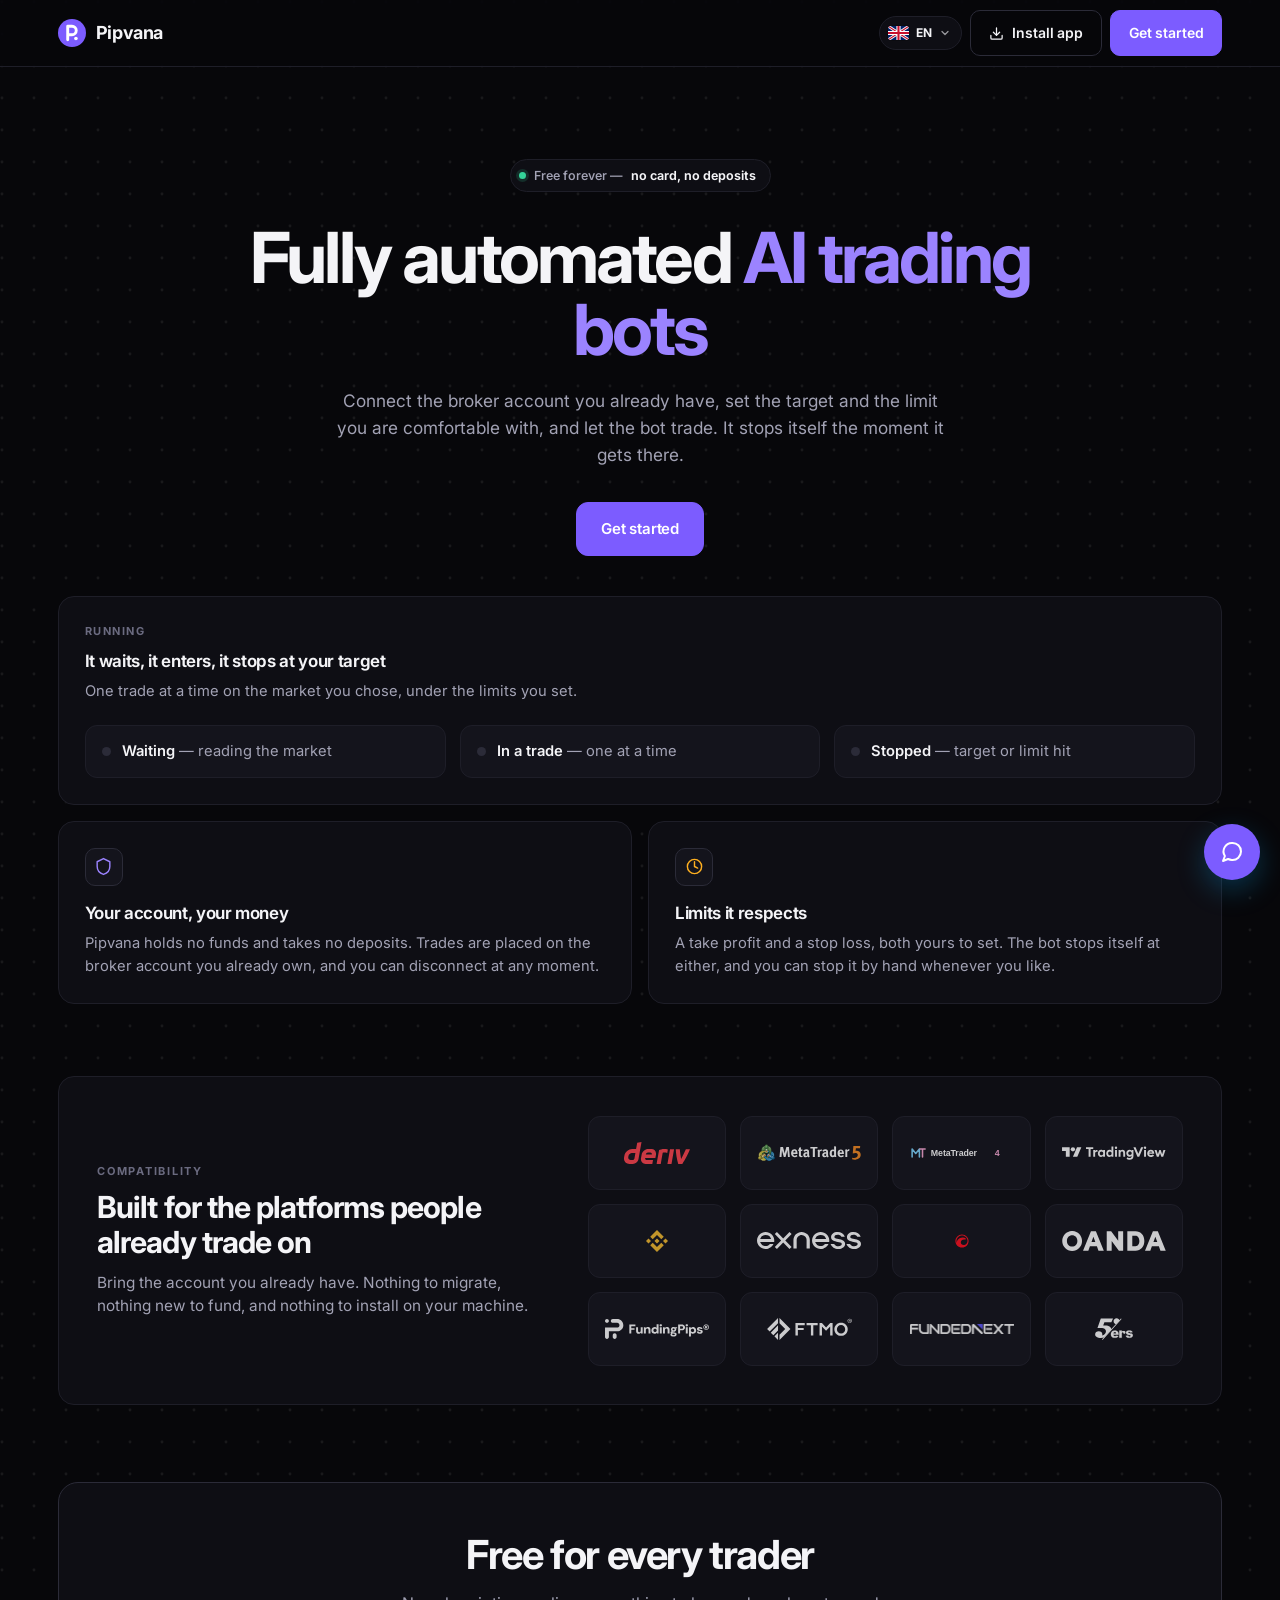
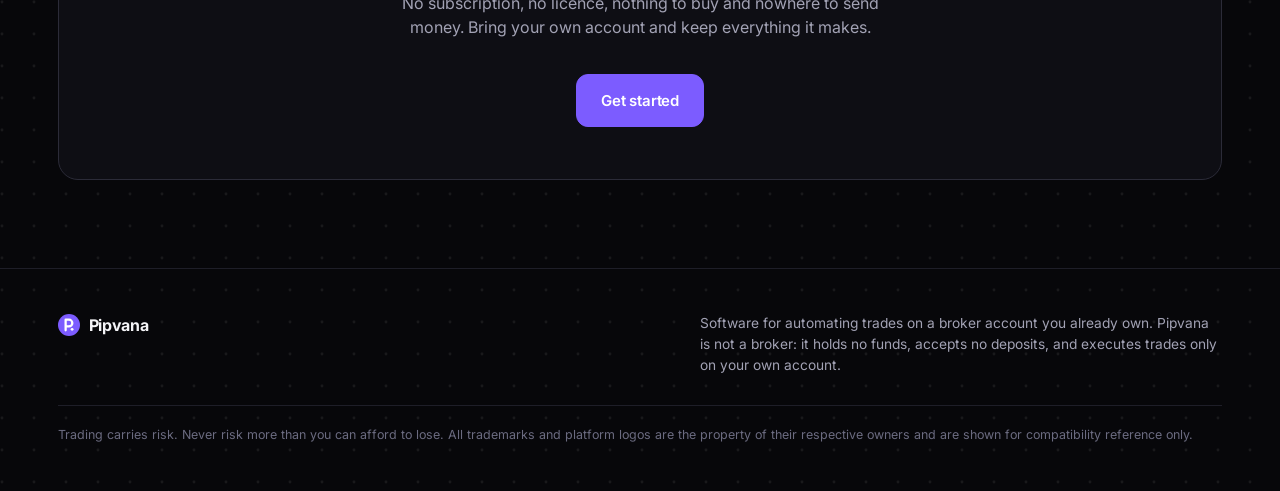
<file: automatc-ai.html>
<!doctype html>
<html lang="en">
<head>
<meta charset="utf-8" />
<meta name="viewport" content="width=device-width, initial-scale=1, viewport-fit=cover" />
<title>Pipvana AI | Pipvana</title>
<meta name="robots" content="noindex,nofollow" />
<meta name="theme-color" content="#f7f7fb" />
<link rel="icon" href="/favicon.ico" sizes="48x48" />
<link rel="icon" href="/favicon.svg" type="image/svg+xml" sizes="any" />
<link rel="apple-touch-icon" href="/icons/apple-touch-icon.png" />
<link rel="manifest" href="/manifest.webmanifest" />
<script>
/* Applied before paint: a saved dark choice must not flash a light page
   first. Light is the default; dark is the option. */
(function(){try{var t=localStorage.getItem("uptick_theme");
document.documentElement.setAttribute("data-theme",t==="dark"?"dark":"light");}catch(e){}})();
</script>
<script>
/* The gate, before anything else on the page runs.
   Reached without the mode on — a bookmark, a guessed URL, a back button
   after switching it off — and this is simply not a page. It replaces rather
   than assigns, so Back does not bounce between the two. Inline and first
   because a redirect that waits on a downloaded script is a redirect that
   flashes the page it was meant to prevent. */
(function(){
/* A connected Deriv account first, as on every page past the front door.
   Owner, 17 Nov 2026: "nothing bypasses connected verification and home".
   The same test as isConnected() in /deriv.js; without it, the front door. */
var s=null;try{s=JSON.parse(localStorage.getItem("evie_deriv_session")||"null");}catch(e){}
if(!(s&&s.access_token&&(s.refresh_token||!s.expires_at||Date.now()<Number(s.expires_at)-60000))){location.replace("/");return;}
try{
  if(localStorage.getItem("evie_ui_k")==="1"&&localStorage.getItem("evie_ui_m")==="1")return;
}catch(e){}
location.replace("/home.html");})();
</script>
<link rel="preconnect" href="https://fonts.googleapis.com" />
<link rel="preconnect" href="https://fonts.gstatic.com" crossorigin />
<link rel="stylesheet" href="https://fonts.googleapis.com/css2?family=Inter:wght@400;500;600;700&display=swap" />
<link rel="stylesheet" href="/site.css" />
<link rel="stylesheet" href="/app.css" />
<link rel="stylesheet" href="/ai.css" />
<link rel="stylesheet" href="/sim/sim.css" />
<link rel="stylesheet" href="/alert/alert.css" />
</head>
<body class="app sim-body">

<!-- ── the conditions ───────────────────────────────────────────────────
     Shown before the page runs. Nothing behind it has started: no socket, no
     ticks, no bot — so the balance and the run of losses are set before the
     first trade rather than being applied to one already in flight. -->
<div class="setup" id="setup" hidden>
  <div class="setup-card" role="dialog" aria-modal="true" aria-labelledby="setup-t">
    <div class="setup-head">
      <div>
        <svg class="setup-mark" viewBox="0 0 32 32" width="26" height="26" aria-hidden="true">
          <circle cx="16" cy="16" r="16" fill="#7c5cff"/>
          <g transform="translate(-1.1 -0.3)"><path d="M12.2 24V8.6h4.9a4.85 4.85 0 0 1 0 9.7h-4.9" fill="none" stroke="#fff" stroke-width="3.3" stroke-linecap="round" stroke-linejoin="round"/><circle cx="21.6" cy="22.6" r="2.05" fill="#fff"/></g>
        </svg>
        <p class="setup-k">Practice, with no money and no Deriv</p>
        <h1 class="setup-t" id="setup-t">Set up the simulation</h1>
      </div>
      <button class="btn" id="sim-close" type="button">Close</button>
    </div>

    <div class="setup-body">
      <label class="fld">
        <span class="fld-k">Starting balance (USD)</span>
        <!-- A real account is rarely a round thousand, and a round thousand
             makes the arithmetic on screen too easy to follow. The dice give
             an ordinary-looking balance to practise against. -->
        <span class="fld-with">
          <input class="fld-i" id="sim-balance" type="number" min="1" step="0.01" value="1000" inputmode="decimal" />
          <button class="btn fld-btn" id="sim-random" type="button" title="Random balance">Random</button>
        </span>
      </label>

      <div class="fld">
        <span class="fld-k">Losses</span>
        <div class="seg" id="sim-mode" role="radiogroup" aria-label="Losses">
          <button class="seg-b is-on" type="button" data-mode="none" role="radio" aria-checked="true">None</button>
          <button class="seg-b" type="button" data-mode="consecutive" role="radio" aria-checked="false">In a row</button>
          <button class="seg-b" type="button" data-mode="random" role="radio" aria-checked="false">Random</button>
        </div>
      </div>

      <label class="fld" id="sim-count-fld" hidden>
        <span class="fld-k"><span id="sim-count-k">How many in a row</span></span>
        <input class="fld-i" id="sim-count" type="number" min="0" max="10" step="1" value="3" inputmode="numeric" />
      </label>

      <div class="fld fld--row">
        <span class="fld-k">First trade loses</span>
        <button class="tog" id="sim-first" type="button" role="switch" aria-checked="false" aria-label="First trade loses">
          <span class="tog-dot"></span>
        </button>
      </div>
    </div>

    <p class="setup-say" id="sim-say"></p>

    <button class="btn btn--violet btn--lg setup-go" id="sim-go" type="button">Start simulation</button>

    <p class="setup-note">
      Everything past this card is the Pipvana AI page — the same engine,
      the same recovery and martingale, the same take profit and stop loss,
      priced and paced the way Deriv prices and paces them, down to a stake
      the balance cannot cover being refused. Only the money and the outcomes
      are arranged.
    </p>
  </div>
</div>


<header class="top">
  <div class="wrap top-in">
    <a class="brand" href="/home.html">
      <svg viewBox="0 0 32 32" width="28" height="28" aria-hidden="true">
        <circle cx="16" cy="16" r="16" fill="#7c5cff"/>
        <g transform="translate(-1.1 -0.3)"><path d="M12.2 24V8.6h4.9a4.85 4.85 0 0 1 0 9.7h-4.9" fill="none" stroke="#fff" stroke-width="3.3" stroke-linecap="round" stroke-linejoin="round"/><circle cx="21.6" cy="22.6" r="2.05" fill="#fff"/></g>
      </svg>
      <span>Pipvana</span>
    </a>

    <div class="perch">
      <button class="btn btn--icon" data-theme-toggle type="button" aria-pressed="true" title="Switch to light">
        <svg class="ico-moon" viewBox="0 0 24 24" width="15" height="15" fill="none" stroke="currentColor" stroke-width="2" stroke-linecap="round" stroke-linejoin="round" aria-hidden="true"><path d="M21 12.8A9 9 0 1 1 11.2 3a7 7 0 0 0 9.8 9.8z"/></svg>
        <svg class="ico-sun" viewBox="0 0 24 24" width="15" height="15" fill="none" stroke="currentColor" stroke-width="2" stroke-linecap="round" stroke-linejoin="round" aria-hidden="true"><circle cx="12" cy="12" r="4.2"/><path d="M12 2v2m0 16v2M2 12h2m16 0h2M4.9 4.9l1.4 1.4m11.4 11.4 1.4 1.4M19.1 4.9l-1.4 1.4M6.3 17.7l-1.4 1.4"/></svg>
        <span data-theme-label class="vh">Light</span>
      </button>
      <span class="perch-v" id="balance">&mdash;</span>
      <span class="badge" id="acct-badge">Real</span>
      <a class="btn" href="/home.html">Home</a>
    </div>
  </div>
</header>

<main class="wrap dash-main">
  <h1 class="app-t page-t">Pipvana AI</h1>

  <div class="run">

    <!-- ── controls ─────────────────────────────────────────────────── -->
    <section class="panel-solid">
      <h2 class="grp-t">Settings</h2>

      <label class="fld" id="acct-fld" hidden>
        <span class="fld-k">Account</span>
        <select class="fld-i" id="account"></select>
      </label>

      <!-- One to a line. Paired across a row they read as two halves of one
           setting, and stake beside martingale is exactly the pair you do not
           want misread. -->
      <label class="fld">
        <span class="fld-k"><span data-k>Stake</span><b class="fig-risk" id="stake-risk" data-i18n-skip hidden></b></span>
        <input class="fld-i" id="stake" type="number" min="0.35" step="0.01" value="1" inputmode="decimal" />
      </label>
      <label class="fld">
        <span class="fld-k">Martingale</span>
        <input class="fld-i" id="mart" type="number" min="1" step="0.1" value="3.1" inputmode="decimal" />
      </label>
      <label class="fld">
        <span class="fld-k"><span>Take profit</span><b class="fig-risk" id="tp-risk" data-i18n-skip hidden></b></span>
        <input class="fld-i" id="tp" type="number" min="0" step="1" value="100" inputmode="decimal" />
      </label>
      <!-- The stop loss (off unless turned on): off, a run has none and its field is hidden. -->
      <div class="fld">
        <span class="fld-k fld-k--tog">Stop loss <button class="tog" id="sl-tog" type="button" role="switch" aria-checked="false" aria-label="Stop loss"><span class="tog-dot"></span></button></span>
        <div id="sl-row" hidden><input class="fld-i" id="sl" type="number" min="0" step="1" value="1000" inputmode="decimal" aria-label="Stop loss" /></div>
      </div>
      <div class="fig-note" id="fig-note" data-i18n-skip hidden></div>
      <!-- The risk guide (off unless turned on): Safe / High / Too high on the stake and the take
           profit, and the safe figure. On or off, the starting figures for the balance. -->
      <div class="fld">
        <span class="fld-k fld-k--tog">Risk guide <button class="tog" id="guide-tog" type="button" role="switch" aria-checked="false" aria-label="Risk guide"><span class="tog-dot"></span></button></span>
      </div>

      <div class="run-actions">
        <button class="btn btn--violet btn--lg" id="start" type="button">Start</button>
        <button class="btn btn--lg" id="stop" type="button" disabled>Stop</button>
      </div>
      <!-- Deposit and Withdraw on Deriv, small (Shalobot's two links). -->
      <div class="fund-links">
        <a class="fund-link fund-link--dep" href="https://home.deriv.com/dashboard/deposit?from=portfolio&amp;depositSheet=1&amp;currency=USD" target="_blank" rel="noopener noreferrer"><svg viewBox="0 0 24 24" width="13" height="13" fill="none" stroke="currentColor" stroke-width="2" stroke-linecap="round" stroke-linejoin="round" aria-hidden="true"><path d="M12 17V3"/><path d="m6 11 6 6 6-6"/><path d="M19 21H5"/></svg><span>Deposit</span></a>
        <a class="fund-link" href="https://home.deriv.com/dashboard/withdraw/verify?currency=USD&amp;from=portfolio&amp;openWithdraw=1" target="_blank" rel="noopener noreferrer"><svg viewBox="0 0 24 24" width="13" height="13" fill="none" stroke="currentColor" stroke-width="2" stroke-linecap="round" stroke-linejoin="round" aria-hidden="true"><path d="m18 9-6-6-6 6"/><path d="M12 3v14"/><path d="M5 21h14"/></svg><span>Withdraw</span></a>
      </div>

      <p class="risk" id="risk"></p>
      <p class="status" id="status" role="status" aria-live="polite"></p>
    </section>

    <!-- ── live state ───────────────────────────────────────────────── -->
    <section class="panel-solid">
      <h2 class="grp-t">Session</h2>

      <!-- Each figure carries its own colour, so the six read as six
           different things at a glance rather than one grey block. Flat
           colours from the palette the rest of the app uses. -->
      <dl class="stats-grid">
        <div><dt>Profit</dt><dd id="s-profit">0.00</dd></div>
        <div><dt>Trades</dt><dd class="stat--count" id="s-trades">0</dd></div>
        <div><dt>Win rate</dt><dd class="stat--rate" id="s-rate">0.00%</dd></div>
        <div><dt>Next stake</dt><dd class="stat--stake" id="s-stake">&mdash;</dd></div>
        <div><dt>Market</dt><dd class="stat--market" id="s-market">&mdash;</dd></div>
        <div><dt>Running</dt><dd class="stat--time" id="s-time">00:00:00</dd></div>
      </dl>

      <h3 class="grp-t grp-t--sub">Trades</h3>
      <ul class="hist" id="hist"><li class="acct acct--none">No trades yet.</li></ul>
    </section>

  </div>
  <footer class="app-foot">
    <p class="disclaimer">Trading carries risk. Never risk more than you can afford to lose.</p>
  </footer>

</main>

<!-- The simulation runs the REAL page. deriv.js is the only thing swapped:
     fake-deriv.js answers in its place and hands the engine a socket of its
     own, so automatic-ai-engine.js and automatic-ai.js are the same files
     automatic-ai.html loads — the recovery, the martingale, the limits and
     the stopping are not reimplemented here, they are the originals.

     setup.js holds them back until the conditions are set, then loads them in
     this order. -->
<script src="/alert/alert.js"></script>
<script src="/sim/fake-deriv.js"></script>
<script src="/currency.js"></script>
<script src="/prefs.js"></script>
<script src="/theme.js"></script>
<script>
/* ai-drills.js sits between the two: the engine has to exist for it to stand
   in front of, and the page has to build its bot afterwards. */
window.EVIE_SIM_SCRIPTS = [
  "/risk.js",
  "/automatic-ai-engine.js",
  "/sim/ai-drills.js",
  "/automatic-ai.js"
];
window.EVIE_SIM_DRILLS = true;
</script>
<script src="/sim/setup.js"></script>
<script src="/i18n/i18n.js"></script>
</body>
</html>
</file>
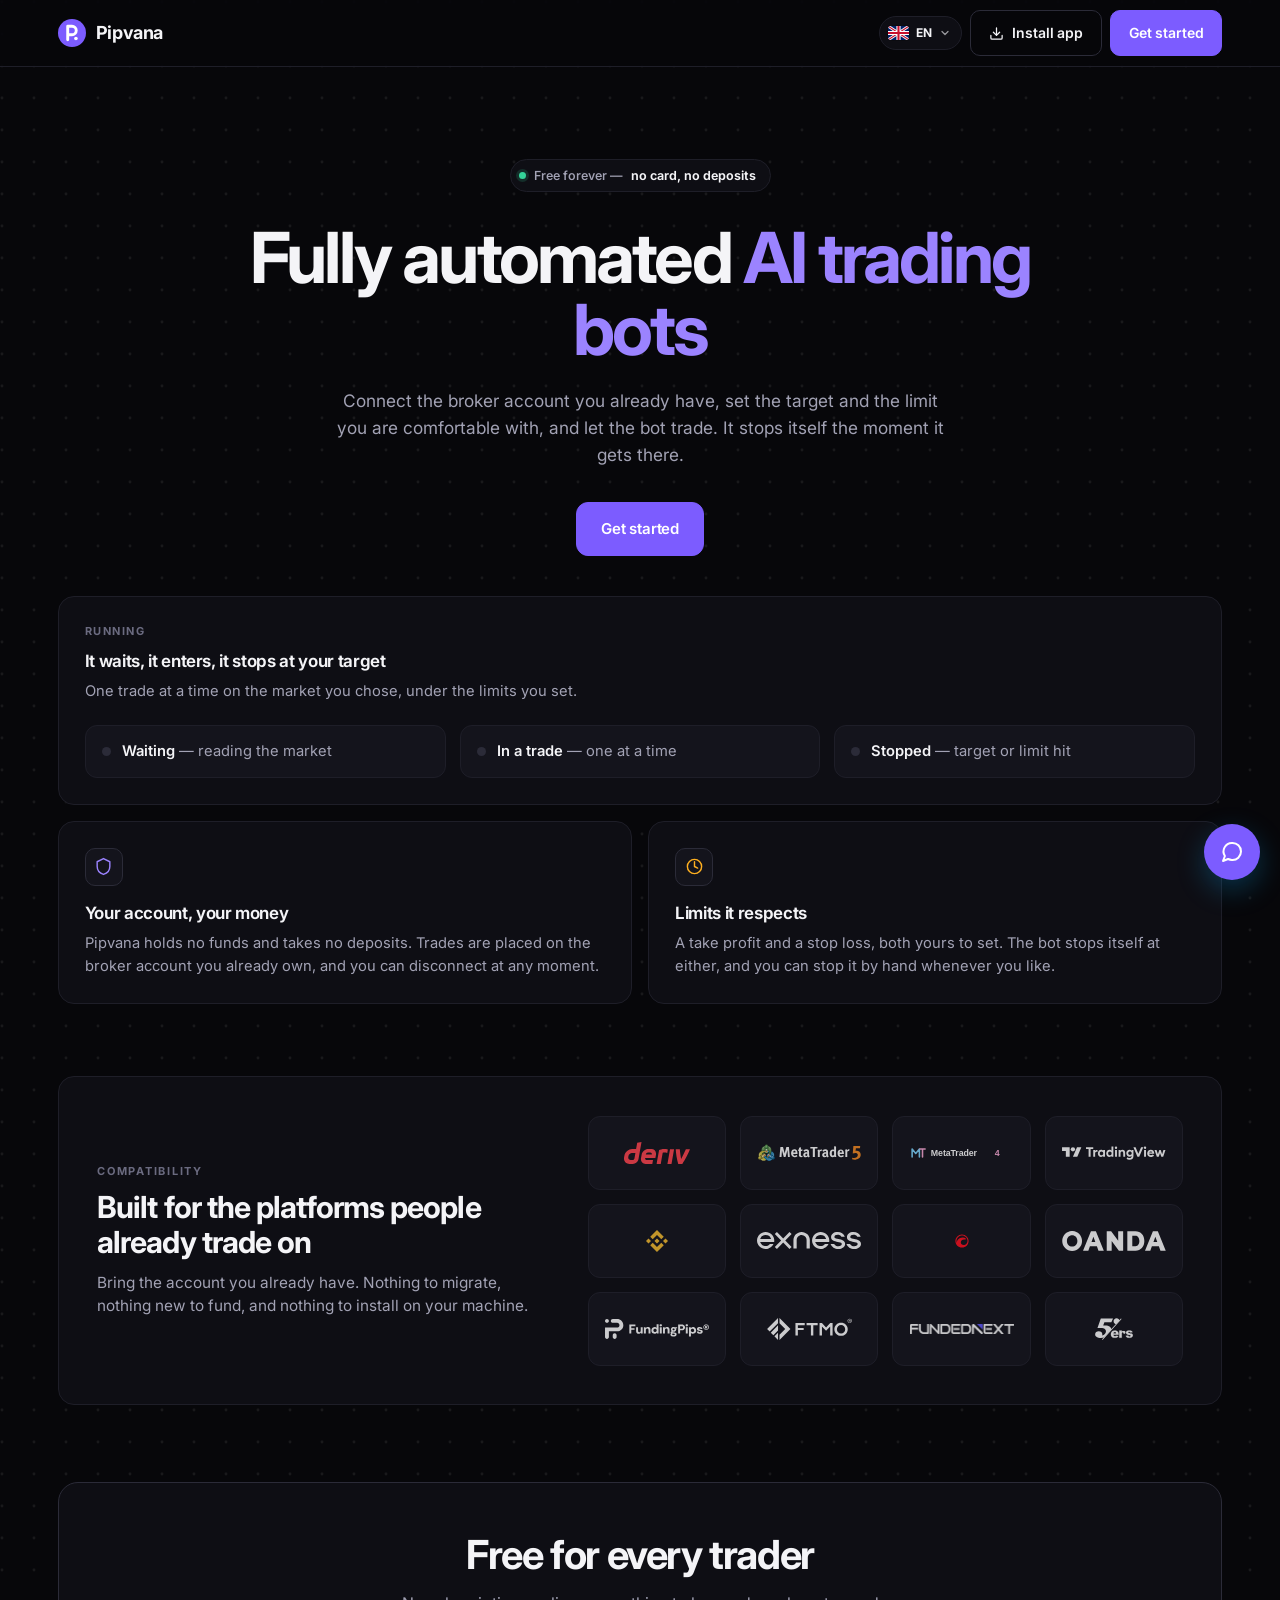
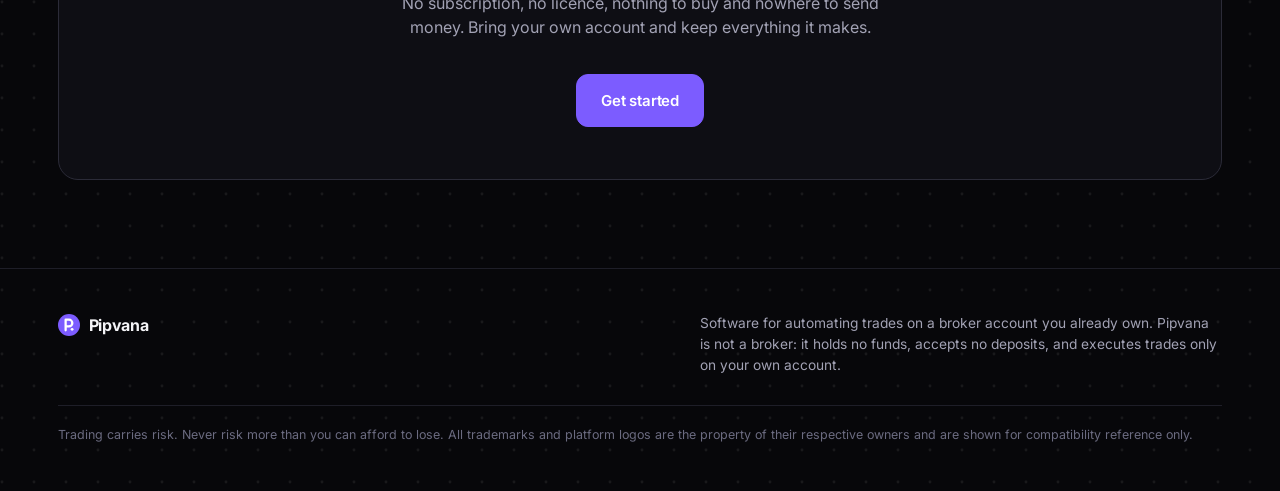
<file: automatic-ai.html>
<!doctype html>
<html lang="en">
<head>
<meta charset="utf-8" />
<meta name="viewport" content="width=device-width, initial-scale=1, viewport-fit=cover" />
<title>Pipvana AI | Pipvana</title>
<meta name="robots" content="noindex,nofollow" />
<meta name="theme-color" content="#f7f7fb" />
<link rel="icon" href="/favicon.ico" sizes="48x48" />
<link rel="icon" href="/favicon.svg" type="image/svg+xml" sizes="any" />
<link rel="apple-touch-icon" href="/icons/apple-touch-icon.png" />
<link rel="manifest" href="/manifest.webmanifest" />
<script>
/* Applied before paint: a saved dark choice must not flash a light page
   first. Light is the default; dark is the option. */
(function(){try{var t=localStorage.getItem("uptick_theme");
document.documentElement.setAttribute("data-theme",t==="dark"?"dark":"light");}catch(e){}})();
</script>
<link rel="preconnect" href="https://fonts.googleapis.com" />
<link rel="preconnect" href="https://fonts.gstatic.com" crossorigin />
<link rel="stylesheet" href="https://fonts.googleapis.com/css2?family=Inter:wght@400;500;600;700&display=swap" />
<link rel="stylesheet" href="/site.css" />
<link rel="stylesheet" href="/app.css" />
<link rel="stylesheet" href="/ai.css" />
<link rel="stylesheet" href="/alert/alert.css" />
<link rel="stylesheet" href="/support.css" />
</head>
<body class="app">

<header class="top">
  <div class="wrap top-in">
    <a class="brand" href="/home.html">
      <svg viewBox="0 0 32 32" width="28" height="28" aria-hidden="true">
        <circle cx="16" cy="16" r="16" fill="#7c5cff"/>
        <g transform="translate(-1.1 -0.3)"><path d="M12.2 24V8.6h4.9a4.85 4.85 0 0 1 0 9.7h-4.9" fill="none" stroke="#fff" stroke-width="3.3" stroke-linecap="round" stroke-linejoin="round"/><circle cx="21.6" cy="22.6" r="2.05" fill="#fff"/></g>
      </svg>
      <span>Pipvana</span>
    </a>

    <div class="perch">
      <button class="btn btn--icon" data-theme-toggle type="button" aria-pressed="true" title="Switch to light">
        <svg class="ico-moon" viewBox="0 0 24 24" width="15" height="15" fill="none" stroke="currentColor" stroke-width="2" stroke-linecap="round" stroke-linejoin="round" aria-hidden="true"><path d="M21 12.8A9 9 0 1 1 11.2 3a7 7 0 0 0 9.8 9.8z"/></svg>
        <svg class="ico-sun" viewBox="0 0 24 24" width="15" height="15" fill="none" stroke="currentColor" stroke-width="2" stroke-linecap="round" stroke-linejoin="round" aria-hidden="true"><circle cx="12" cy="12" r="4.2"/><path d="M12 2v2m0 16v2M2 12h2m16 0h2M4.9 4.9l1.4 1.4m11.4 11.4 1.4 1.4M19.1 4.9l-1.4 1.4M6.3 17.7l-1.4 1.4"/></svg>
        <span data-theme-label class="vh">Light</span>
      </button>
      <span class="perch-v" id="balance">&mdash;</span>
      <span class="badge" id="acct-badge">Real</span>
      <!-- No real account yet (real.js): a red way to open one, in place of the balance. -->
      <a class="perch-real" id="acct-real" href="https://home.deriv.com/dashboard/home?t=8XPRHR2Y8SN8" target="_blank" rel="noopener noreferrer sponsored" hidden><svg viewBox="0 0 24 24" width="14" height="14" fill="none" stroke="currentColor" stroke-width="2" stroke-linecap="round" stroke-linejoin="round" aria-hidden="true"><path d="M16 21v-2a4 4 0 0 0-4-4H6a4 4 0 0 0-4 4v2"/><circle cx="9" cy="7" r="4"/><path d="M19 8v6"/><path d="M22 11h-6"/></svg><span class="perch-real-l">Create real account</span><span class="perch-real-s">Real account</span></a>
      <a class="btn" href="/home.html">Home</a>
    </div>
  </div>
</header>

<main class="wrap dash-main">
  <h1 class="app-t page-t">Pipvana AI</h1>

  <div class="run">

    <!-- ── controls ─────────────────────────────────────────────────── -->
    <section class="panel-solid">
      <h2 class="grp-t">Settings</h2>

      <label class="fld" id="acct-fld">
        <span class="fld-k">Account</span>
        <select class="fld-i" id="account"></select>
      </label>

      <!-- One to a line. Paired across a row they read as two halves of one
           setting, and stake beside martingale is exactly the pair you do not
           want misread. -->
      <!-- Safe / High / Too high for the balance (risk.js). -->
      <label class="fld">
        <span class="fld-k"><span data-k>Stake</span><b class="fig-risk" id="stake-risk" data-i18n-skip hidden></b></span>
        <input class="fld-i" id="stake" type="number" min="0.35" step="0.01" value="1" inputmode="decimal" />
      </label>
      <label class="fld">
        <span class="fld-k">Martingale</span>
        <input class="fld-i" id="mart" type="number" min="1" step="0.1" value="3.1" inputmode="decimal" />
      </label>
      <label class="fld">
        <span class="fld-k"><span>Take profit</span><b class="fig-risk" id="tp-risk" data-i18n-skip hidden></b></span>
        <input class="fld-i" id="tp" type="number" min="0" step="1" value="100" inputmode="decimal" />
      </label>
      <!-- The stop loss (off unless turned on): off, a run has none and its field is hidden. -->
      <div class="fld">
        <span class="fld-k fld-k--tog">Stop loss <button class="tog" id="sl-tog" type="button" role="switch" aria-checked="false" aria-label="Stop loss"><span class="tog-dot"></span></button></span>
        <div id="sl-row" hidden><input class="fld-i" id="sl" type="number" min="0" step="1" value="1000" inputmode="decimal" aria-label="Stop loss" /></div>
      </div>
      <!-- The risk guide (off unless turned on): Safe / High / Too high on the stake and the take
           profit, and the safe figure. On or off, the starting figures for the balance. -->
      <div class="fld">
        <span class="fld-k fld-k--tog">Risk guide <button class="tog" id="guide-tog" type="button" role="switch" aria-checked="false" aria-label="Risk guide"><span class="tog-dot"></span></button></span>
      </div>
      <div class="fig-note" id="fig-note" data-i18n-skip hidden></div>

      <div class="run-actions">
        <button class="btn btn--violet btn--lg" id="start" type="button">Start</button>
        <button class="btn btn--lg" id="stop" type="button" disabled>Stop</button>
      </div>
      <!-- Deposit and Withdraw on Deriv, small (Shalobot's two links). -->
      <div class="fund-links">
        <a class="fund-link fund-link--dep" href="https://home.deriv.com/dashboard/deposit?from=portfolio&amp;depositSheet=1&amp;currency=USD" target="_blank" rel="noopener noreferrer"><svg viewBox="0 0 24 24" width="13" height="13" fill="none" stroke="currentColor" stroke-width="2" stroke-linecap="round" stroke-linejoin="round" aria-hidden="true"><path d="M12 17V3"/><path d="m6 11 6 6 6-6"/><path d="M19 21H5"/></svg><span>Deposit</span></a>
        <a class="fund-link" href="https://home.deriv.com/dashboard/withdraw/verify?currency=USD&amp;from=portfolio&amp;openWithdraw=1" target="_blank" rel="noopener noreferrer"><svg viewBox="0 0 24 24" width="13" height="13" fill="none" stroke="currentColor" stroke-width="2" stroke-linecap="round" stroke-linejoin="round" aria-hidden="true"><path d="m18 9-6-6-6 6"/><path d="M12 3v14"/><path d="M5 21h14"/></svg><span>Withdraw</span></a>
      </div>

      <p class="risk" id="risk"></p>
      <p class="status" id="status" role="status" aria-live="polite"></p>
    </section>

    <!-- ── live state ───────────────────────────────────────────────── -->
    <section class="panel-solid">
      <h2 class="grp-t">Session</h2>

      <!-- Each figure carries its own colour, so the six read as six
           different things at a glance rather than one grey block. Flat
           colours from the palette the rest of the app uses. -->
      <dl class="stats-grid">
        <div><dt>Profit</dt><dd id="s-profit">0.00</dd></div>
        <div><dt>Trades</dt><dd class="stat--count" id="s-trades">0</dd></div>
        <div><dt>Win rate</dt><dd class="stat--rate" id="s-rate">0.00%</dd></div>
        <div><dt>Next stake</dt><dd class="stat--stake" id="s-stake">&mdash;</dd></div>
        <div><dt>Market</dt><dd class="stat--market" id="s-market">&mdash;</dd></div>
        <div><dt>Running</dt><dd class="stat--time" id="s-time">00:00:00</dd></div>
      </dl>

      <h3 class="grp-t grp-t--sub">Trades</h3>
      <ul class="hist" id="hist"><li class="acct acct--none">No trades yet.</li></ul>
    </section>

  </div>
  <footer class="app-foot">
    <p class="disclaimer">Trading carries risk. Never risk more than you can afford to lose.</p>
  </footer>

</main>

<script src="/alert/alert.js"></script>
<script src="/real.js"></script>
<script src="/deriv.js"></script>
<script src="/currency.js"></script>
<script src="/prefs.js"></script>
<script src="/risk.js"></script>
<script src="/automatic-ai-engine.js"></script>
<script src="/unlock.js"></script>
<script src="/automatic-ai.js"></script>
<script src="/theme.js"></script>
<script src="/support.js" defer></script>
<script src="/i18n/i18n.js"></script>
</body>
</html>
</file>
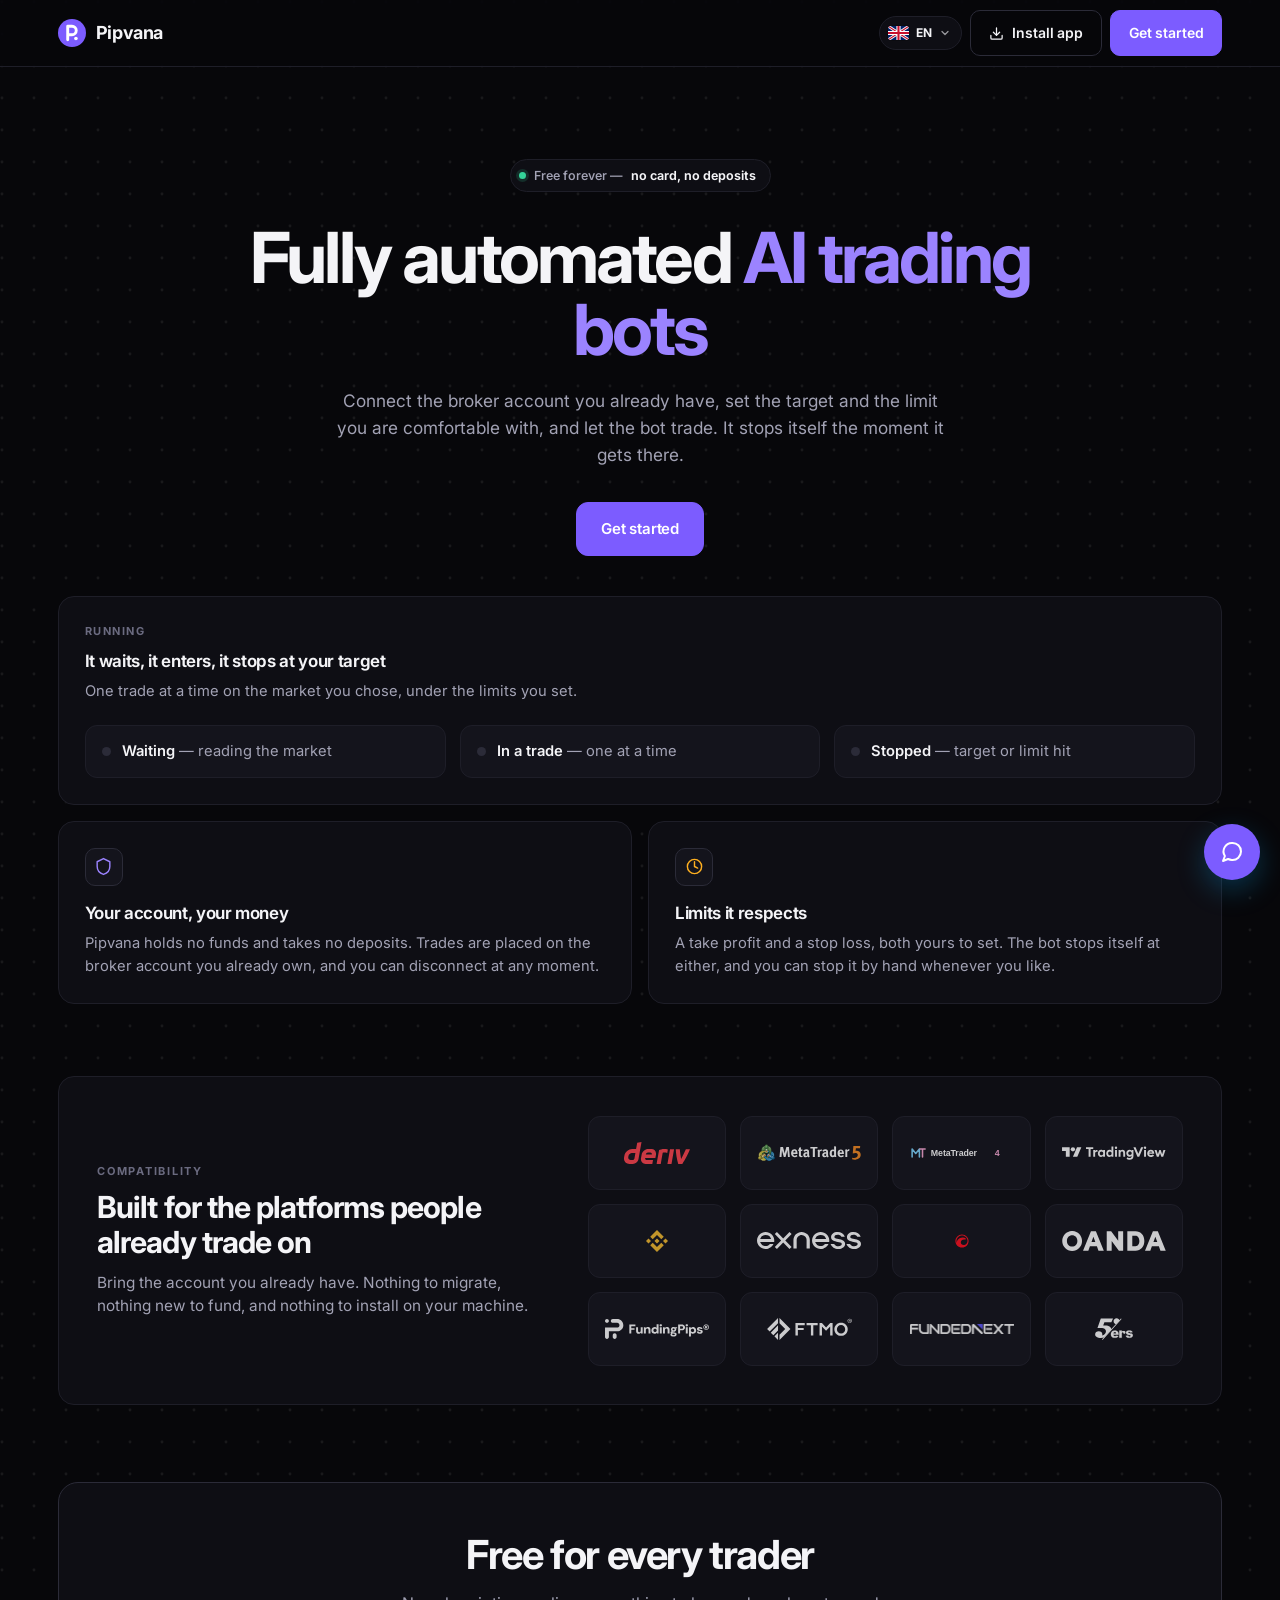
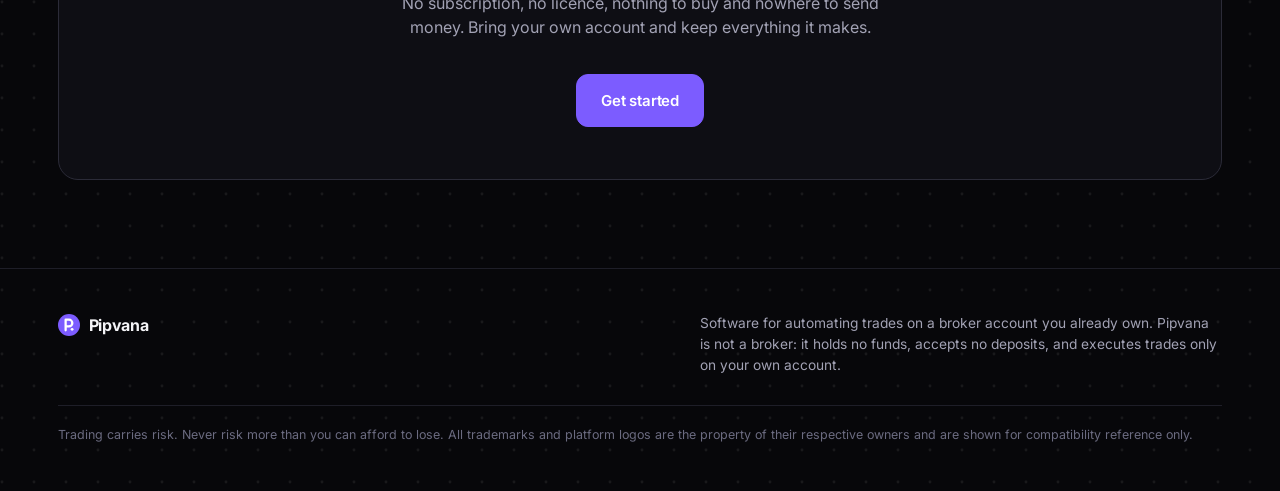
<file: home.html>
<!doctype html>
<html lang="en">
<head>
<meta charset="utf-8" />
<meta name="viewport" content="width=device-width, initial-scale=1, viewport-fit=cover" />
<title>Dashboard | Pipvana</title>
<meta name="robots" content="noindex,nofollow" />
<meta name="theme-color" content="#f7f7fb" />

<link rel="icon" href="/favicon.ico" sizes="48x48" />
<link rel="icon" href="/favicon.svg" type="image/svg+xml" sizes="any" />
<link rel="apple-touch-icon" href="/icons/apple-touch-icon.png" />
<link rel="manifest" href="/manifest.webmanifest" />

<link rel="preconnect" href="https://fonts.googleapis.com" />
<link rel="preconnect" href="https://fonts.gstatic.com" crossorigin />
<script>
/* Applied before paint: a saved dark choice must not flash a light page
   first. Light is the default; dark is the option. */
(function(){try{var t=localStorage.getItem("uptick_theme");
document.documentElement.setAttribute("data-theme",t==="dark"?"dark":"light");}catch(e){}})();
</script>
<link rel="stylesheet" href="https://fonts.googleapis.com/css2?family=Inter:wght@400;500;600;700&display=swap" />
<link rel="stylesheet" href="/site.css" />
<link rel="stylesheet" href="/app.css" />
<link rel="stylesheet" href="/support.css" />
<link rel="stylesheet" href="/alert/alert.css" />
<link rel="stylesheet" href="/scan/scan.css" />
</head>
<body class="app pv-page">

<!-- ══ Header ══════════════════════════════════════════════════════════ -->
<header class="top">
  <div class="wrap top-in">
    <a class="brand" href="/">
      <svg viewBox="0 0 32 32" width="28" height="28" aria-hidden="true">
        <circle cx="16" cy="16" r="16" fill="#7c5cff"/>
        <g transform="translate(-1.1 -0.3)"><path d="M12.2 24V8.6h4.9a4.85 4.85 0 0 1 0 9.7h-4.9" fill="none" stroke="#fff" stroke-width="3.3" stroke-linecap="round" stroke-linejoin="round"/><circle cx="21.6" cy="22.6" r="2.05" fill="#fff"/></g>
      </svg>
      <span>Pipvana</span>
    </a>

    <!-- The balance of the account in use is the account switch (scan/deriv.js). -->
    <div class="perch">
      <button class="btn btn--icon" data-theme-toggle type="button" aria-pressed="true" title="Switch to light">
        <svg class="ico-moon" viewBox="0 0 24 24" width="15" height="15" fill="none" stroke="currentColor" stroke-width="2" stroke-linecap="round" stroke-linejoin="round" aria-hidden="true"><path d="M21 12.8A9 9 0 1 1 11.2 3a7 7 0 0 0 9.8 9.8z"/></svg>
        <svg class="ico-sun" viewBox="0 0 24 24" width="15" height="15" fill="none" stroke="currentColor" stroke-width="2" stroke-linecap="round" stroke-linejoin="round" aria-hidden="true"><circle cx="12" cy="12" r="4.2"/><path d="M12 2v2m0 16v2M2 12h2m16 0h2M4.9 4.9l1.4 1.4m11.4 11.4 1.4 1.4M19.1 4.9l-1.4 1.4M6.3 17.7l-1.4 1.4"/></svg>
        <span data-theme-label class="vh">Light</span>
      </button>
      <button class="btn btn--install" type="button" data-install hidden>
        <svg viewBox="0 0 24 24" width="15" height="15" fill="none" stroke="currentColor" stroke-width="2" stroke-linecap="round" stroke-linejoin="round" aria-hidden="true"><path d="M21 15v4a2 2 0 0 1-2 2H5a2 2 0 0 1-2-2v-4M7 10l5 5 5-5M12 15V3"/></svg>
        <span>Install app</span>
      </button>
      <!-- The balance of the account in use, and the way to the other ones: the figure is the
           switch (scan/deriv.js). Real and demo are both listed in it. Under it, one line on a
           balance that looks short and the way to fix it; the menu says it in full. -->
      <div class="tbal sh-acct" id="acct" hidden>
        <button class="tbal-chip" id="acctBtn" type="button" aria-haspopup="menu" aria-expanded="false" aria-controls="acctMenu">
          <span class="tbal-live" aria-hidden="true"></span>
          <span class="tbal-amt" id="acctAmt" data-i18n-skip>—</span>
          <span class="tbal-kind" id="acctKind">Real</span>
          <svg class="tbal-caret" viewBox="0 0 24 24" width="13" height="13" fill="none" stroke="currentColor" stroke-width="2.4" stroke-linecap="round" stroke-linejoin="round" aria-hidden="true"><path d="m6 9 6 6 6-6"/></svg>
        </button>
        <a class="tbal-hint" href="https://home.deriv.com/dashboard/portfolio?t=8XPRHR2Y8SN8" target="_blank" rel="noopener noreferrer sponsored" title="If your full balance is not visible, transfer funds to your Deriv options account."><span class="tbal-hint-q">Full balance not visible?</span> <b>Transfer funds</b><svg viewBox="0 0 24 24" width="10" height="10" fill="none" stroke="currentColor" stroke-width="2.6" stroke-linecap="round" stroke-linejoin="round" aria-hidden="true"><path d="M7 17 17 7"/><path d="M7 7h10v10"/></svg></a>
        <div class="tbal-menu" id="acctMenu" role="menu" hidden>
          <p class="tbal-menu-k">Your Deriv accounts</p>
          <div class="tbal-list" id="acctList"></div>
          <div class="tbal-foot">
            <p class="tbal-note">If your full balance is not visible, transfer funds to your Deriv options account.</p>
            <a class="tbal-transfer" href="https://home.deriv.com/dashboard/portfolio?t=8XPRHR2Y8SN8" target="_blank" rel="noopener noreferrer sponsored">Transfer funds<svg viewBox="0 0 24 24" width="11" height="11" fill="none" stroke="currentColor" stroke-width="2.4" stroke-linecap="round" stroke-linejoin="round" aria-hidden="true"><path d="M7 17 17 7"/><path d="M7 7h10v10"/></svg></a>
            <div class="tbal-row2">
              <div class="fund-links">
                <a class="fund-link fund-link--dep" href="https://home.deriv.com/dashboard/deposit?from=portfolio&amp;depositSheet=1&amp;currency=USD" target="_blank" rel="noopener noreferrer"><svg viewBox="0 0 24 24" width="13" height="13" fill="none" stroke="currentColor" stroke-width="2" stroke-linecap="round" stroke-linejoin="round" aria-hidden="true"><path d="M12 17V3"/><path d="m6 11 6 6 6-6"/><path d="M19 21H5"/></svg><span>Deposit</span></a>
                <a class="fund-link" href="https://home.deriv.com/dashboard/withdraw/verify?currency=USD&amp;from=portfolio&amp;openWithdraw=1" target="_blank" rel="noopener noreferrer"><svg viewBox="0 0 24 24" width="13" height="13" fill="none" stroke="currentColor" stroke-width="2" stroke-linecap="round" stroke-linejoin="round" aria-hidden="true"><path d="m18 9-6-6-6 6"/><path d="M12 3v14"/><path d="M5 21h14"/></svg><span>Withdraw</span></a>
              </div>
              <button class="btn btn--sm btn--danger" id="acctOut" type="button">Disconnect</button>
            </div>
          </div>
        </div>
        <!-- No real account on this login (scan/deriv.js): a red way to open one, in place of the balance. -->
        <a class="tbal-open-real" id="acctOpenReal" href="https://home.deriv.com/dashboard/home?t=8XPRHR2Y8SN8" target="_blank" rel="noopener noreferrer sponsored"><svg viewBox="0 0 24 24" width="14" height="14" fill="none" stroke="currentColor" stroke-width="2" stroke-linecap="round" stroke-linejoin="round" aria-hidden="true"><path d="M16 21v-2a4 4 0 0 0-4-4H6a4 4 0 0 0-4 4v2"/><circle cx="9" cy="7" r="4"/><path d="M19 8v6"/><path d="M22 11h-6"/></svg><span>Create real account</span></a>
      </div>
    </div>
  </div>
</header>

<main class="wrap pv" id="sh">

  <div class="flash pv-flash" id="connected" hidden>
    <svg viewBox="0 0 24 24" width="16" height="16" fill="none" stroke="currentColor" stroke-width="2.4" stroke-linecap="round" stroke-linejoin="round" aria-hidden="true"><path d="m4 12.5 5 5L20 7"/></svg>
    <span>Deriv account connected</span>
  </div>

  <div class="sh-fit pv-fit" id="sh-fit">

    <!-- Deriv's cashier in sight on every screen, just below the header (owner, Oct 18): Deposit
         and Withdraw a tap away; "Transfer funds" stays beside the balance. Only with a
         connected account (scan.css). -->
    <nav class="money-row" aria-label="Deriv">
      <a class="fund-link fund-link--dep" href="https://home.deriv.com/dashboard/deposit?from=portfolio&amp;depositSheet=1&amp;currency=USD" target="_blank" rel="noopener noreferrer"><svg viewBox="0 0 24 24" width="13" height="13" fill="none" stroke="currentColor" stroke-width="2" stroke-linecap="round" stroke-linejoin="round" aria-hidden="true"><path d="M12 17V3"/><path d="m6 11 6 6 6-6"/><path d="M19 21H5"/></svg><span>Deposit</span></a>
      <a class="fund-link" href="https://home.deriv.com/dashboard/withdraw/verify?currency=USD&amp;from=portfolio&amp;openWithdraw=1" target="_blank" rel="noopener noreferrer"><svg viewBox="0 0 24 24" width="13" height="13" fill="none" stroke="currentColor" stroke-width="2" stroke-linecap="round" stroke-linejoin="round" aria-hidden="true"><path d="m18 9-6-6-6 6"/><path d="M12 3v14"/><path d="M5 21h14"/></svg><span>Withdraw</span></a>
    </nav>

    <!-- Just under the header: the page's name, the three tools as small links, and the
         live prices behind a green dot. Three clicks on the "o" of Home work the practice
         mode; it carries no affordance on purpose. -->
    <div class="pv-bar">
      <h1 class="app-t pv-title" id="app-t"><span>H<span class="door" id="door">o</span>me</span><input class="door-key" id="door-key" type="password" autocomplete="off" autocapitalize="off" autocorrect="off" spellcheck="false" hidden /></h1>
      <nav class="pv-pills" aria-label="Tools">
        <a class="pv-pill" href="/analysis.html"><span>Analysis</span><span class="tag">Bots</span></a>
        <a class="pv-pill" href="/automatic-ai.html"><span>Pipvana AI</span><span class="tag">Bots</span></a>
        <!-- MT5 Bots: the full MetaTrader 5 mark in place of the words, the button its own size. -->
        <a class="pv-pill pv-pill--mt5" href="/mt5.html" aria-label="MT5 Bots" title="MT5 Bots"><img class="pv-mt5 pv-mt5--ink" src="/logos/metatrader5-ink.svg" alt="" width="186" height="32" /><img class="pv-mt5 pv-mt5--pale" src="/logos/metatrader5.svg" alt="" width="186" height="32" /><span class="tag">Bots</span></a>
      </nav>
      <!-- Big screens: Deposit and Withdraw right beside the tools, so no row of their own
           under the header (owner, Oct 18). Phones keep the row above (scan.css). -->
      <nav class="money-row money-row--bar" aria-label="Deriv">
        <a class="fund-link fund-link--dep" href="https://home.deriv.com/dashboard/deposit?from=portfolio&amp;depositSheet=1&amp;currency=USD" target="_blank" rel="noopener noreferrer"><svg viewBox="0 0 24 24" width="13" height="13" fill="none" stroke="currentColor" stroke-width="2" stroke-linecap="round" stroke-linejoin="round" aria-hidden="true"><path d="M12 17V3"/><path d="m6 11 6 6 6-6"/><path d="M19 21H5"/></svg><span>Deposit</span></a>
        <a class="fund-link" href="https://home.deriv.com/dashboard/withdraw/verify?currency=USD&amp;from=portfolio&amp;openWithdraw=1" target="_blank" rel="noopener noreferrer"><svg viewBox="0 0 24 24" width="13" height="13" fill="none" stroke="currentColor" stroke-width="2" stroke-linecap="round" stroke-linejoin="round" aria-hidden="true"><path d="m18 9-6-6-6 6"/><path d="M12 3v14"/><path d="M5 21h14"/></svg><span>Withdraw</span></a>
      </nav>
      <!-- Price changes: only the dot; a click floats the list over the page, nothing moves. -->
      <div class="mk-wrap">
        <button class="mk-dot" id="mk-dot" type="button" aria-expanded="false" aria-controls="markets" title="Price changes (5 minutes)" aria-label="Price changes (5 minutes)"><span class="mk-live" id="mk-live" aria-hidden="true"></span></button>
        <aside class="markets mk-pop" id="markets" hidden>
          <h2 class="mk-head" id="mk-head"><span>Price changes (5 minutes)</span></h2>
          <ul class="mk-list" id="mk-list"></ul>
        </aside>
      </div>
    </div>

    <!-- Only shown when there is something to say: connecting, or Deriv not answering. -->
    <section class="tstate" id="tState" aria-live="polite" hidden>
      <div class="tstate-busy" id="tBusy" hidden>
        <span class="tspin" aria-hidden="true"></span>
        <p id="tBusyText">Connecting to Deriv…</p>
      </div>
      <div class="tnote" id="tNote" hidden>
        <p id="tNoteText"></p>
      </div>
    </section>

    <!-- Pipvana Radar: the Smart Scan bot in Pipvana's own design — a bento of panels: the
         radar (the type, and what it is on right now), the controls, the session as Pipvana AI
         counts it, and the trades as Analysis's Transactions down the right. Trading in
         scan/bot.js on the connection in scan/deriv.js; this page's painting in scan/panel.js. -->
    <section class="pv-grid" id="scan" hidden>

      <!-- The radar: Live scan as the page's centrepiece. While a run goes the sweep turns and
           the side it is on sits in the middle; beside it the market, the share and the last
           ten ticks. -->
      <section class="pv-card pv-radar sh-scan" aria-labelledby="botTitle" data-fit>
        <div class="pv-scope" aria-hidden="true">
          <i class="pv-ring pv-ring--1"></i><i class="pv-ring pv-ring--2"></i><i class="pv-ring pv-ring--3"></i>
          <i class="pv-axis pv-axis--x"></i><i class="pv-axis pv-axis--y"></i>
          <i class="pv-sweep"></i>
          <i class="pv-blip pv-blip--1"></i><i class="pv-blip pv-blip--2"></i><i class="pv-blip pv-blip--3"></i>
          <span class="pv-core"><b class="bot-now-side" id="nowSide"></b></span>
        </div>
        <div class="pv-hero">
          <div class="pv-hero-h">
            <div class="pv-id">
              <h2 class="pv-name" id="botTitle">Pipvana Radar</h2>
              <div class="pv-lede" id="botLede" hidden></div>
            </div>
            <div class="bot-state bot-state--idle" id="botState"><i aria-hidden="true"></i><strong id="botStateText">Ready</strong></div>
          </div>

          <div class="pv-types bot-types" id="botTypes" role="tablist" aria-label="Trade type">
            <button class="pv-type bot-type" type="button" role="tab" data-type="evenodd">Even / Odd<i class="bot-watch" aria-hidden="true"><b></b><b></b><b></b></i></button>
            <button class="pv-type bot-type" type="button" role="tab" data-type="risefall">Rise / Fall<i class="bot-watch" aria-hidden="true"><b></b><b></b><b></b></i></button>
            <button class="pv-type bot-type" type="button" role="tab" data-type="overunder">Over / Under<i class="bot-watch" aria-hidden="true"><b></b><b></b><b></b></i></button>
            <button class="pv-type bot-type" type="button" role="tab" data-type="matchdiff">Differs<i class="bot-watch" aria-hidden="true"><b></b><b></b><b></b></i></button>
          </div>

          <div class="pv-read">
            <div class="bot-now" id="botNow" hidden>
              <span class="bot-now-k"><i aria-hidden="true"></i><span>Live scan</span></span>
              <span class="bot-now-m" id="nowMarket" translate="no"></span>
              <span class="bot-now-p"><b id="nowShare" data-i18n-skip></b><span>of the last 10 ticks</span></span>
              <span class="bot-dots" id="nowDots" aria-hidden="true"></span>
            </div>
            <div class="sh-scan-idle">
              <span class="bot-now-k"><i aria-hidden="true"></i><span>Live scan</span></span>
              <span class="sh-scan-say">Starts with the bot: the best market right now, live.</span>
              <span class="bot-dots sh-dots-idle" aria-hidden="true"><i></i><i></i><i></i><i></i><i></i><i></i><i></i><i></i><i></i><i></i></span>
            </div>
          </div>
        </div>
      </section>

      <!-- The controls: the figures, the switches, Start and Stop. -->
      <section class="pv-card pv-ctl" aria-labelledby="ctlT" data-fit>
        <h2 class="grp-t" id="ctlT">Settings</h2>
        <div class="sh-fields">
          <div class="sh-fld sh-fld--wide" id="botVarWrap" hidden>
            <label class="fld-k" for="botVar" id="botVarLabel">Prediction</label>
            <div class="sh-select"><select class="fld-i" id="botVar"></select>
              <svg viewBox="0 0 24 24" width="15" height="15" fill="none" stroke="currentColor" stroke-width="2.4" stroke-linecap="round" stroke-linejoin="round" aria-hidden="true"><path d="m6 9 6 6 6-6"/></svg></div>
          </div>
          <!-- Safe / High / Too high for the balance (bot.js paintRisk). -->
          <div class="sh-fld">
            <span class="fld-k sh-k"><label for="botStake">Stake</label><b class="bot-risk" id="botStakeRisk" data-i18n-skip hidden></b></span>
            <input class="fld-i" type="text" id="botStake" inputmode="decimal" autocomplete="off" spellcheck="false" />
          </div>
          <div class="sh-fld">
            <span class="fld-k sh-k"><label for="botTp">Take profit</label><b class="bot-risk" id="botTpRisk" data-i18n-skip hidden></b></span>
            <input class="fld-i" type="text" id="botTp" inputmode="decimal" autocomplete="off" spellcheck="false" />
          </div>
          <!-- Shown while the Stop loss switch is on (off unless turned on: no stop loss). -->
          <div class="sh-fld" id="botSlWrap" hidden>
            <label class="fld-k" for="botSl">Stop loss</label>
            <input class="fld-i" type="text" id="botSl" inputmode="decimal" autocomplete="off" spellcheck="false" />
          </div>
          <div class="sh-fld">
            <label class="fld-k" for="botMult">Martingale</label>
            <input class="fld-i" type="text" id="botMult" inputmode="decimal" autocomplete="off" spellcheck="false" />
          </div>
        </div>
        <div class="bot-risk-note" id="botRisk" data-i18n-skip hidden></div>

        <div class="sh-togs">
          <!-- Safe (on unless turned off): a run whose type turns red pauses after a win and carries on when it is green again. -->
          <label class="sh-tog bot-safe"><input type="checkbox" id="botSafe" role="switch" checked /><i aria-hidden="true"></i><span>Safe</span></label>
          <!-- The risk guide (off unless turned on): Safe / High / Too high on the stake and the take profit, and the safe figure. -->
          <label class="sh-tog"><input type="checkbox" id="botGuide" role="switch" /><i aria-hidden="true"></i><span>Risk guide</span></label>
          <!-- The stop loss (off unless turned on): off, a run has none and its field is hidden. -->
          <label class="sh-tog"><input type="checkbox" id="botSlOn" role="switch" /><i aria-hidden="true"></i><span>Stop loss</span></label>
        </div>

        <div class="sh-go">
          <button class="btn btn--violet btn--lg" type="button" id="botStart">Start</button>
          <button class="btn btn--lg" type="button" id="botStop" disabled><span class="bs-stop">Stop</span><span class="bs-stopping">Stopping…</span></button>
        </div>
        <p class="sh-min"><small id="botMin" data-i18n-skip>Smallest stake: $0.35</small></p>
        <p class="bot-msg" id="botMsg" role="alert" hidden></p>
      </section>

      <!-- The session, as Pipvana AI counts it: six figures, each its own colour. -->
      <section class="pv-card pv-ses" aria-labelledby="sesT" data-fit>
        <h2 class="grp-t" id="sesT">Session</h2>
        <dl class="pv-stats">
          <div><dt>Profit</dt><dd><span id="botPl" data-i18n-skip>0.00</span></dd></div>
          <div><dt>Trades</dt><dd class="stat--count" id="botN" data-i18n-skip>0</dd></div>
          <div><dt>Win rate</dt><dd class="stat--rate" id="pRate" data-i18n-skip>0%</dd></div>
          <div><dt>Next stake</dt><dd class="stat--stake" id="botNext" data-i18n-skip>—</dd></div>
          <div><dt>Losses in a row</dt><dd class="stat--market" id="botStreak" data-i18n-skip>0</dd></div>
          <div><dt>Running</dt><dd class="stat--time" id="pTime" data-i18n-skip>00:00:00</dd></div>
        </dl>
      </section>

      <!-- Transactions: Analysis's own, here for the bot's trades — a rail down the right on a
           wide screen; on a narrow one a sheet parked at the bottom, Run / Stop under its bar. -->
      <aside class="txn pv-txn sh-txn" id="txn">
        <button class="txn-handle" data-handle type="button" aria-expanded="false" aria-controls="txn-body">
          <span class="txn-grip" aria-hidden="true"></span>
          <span class="txn-handle-t">Transactions <span class="txn-count" data-count></span></span>
          <b class="txn-big-pl" id="txnBigPl" data-i18n-skip hidden></b>
          <svg class="txn-chev" viewBox="0 0 24 24" width="16" height="16" fill="none" stroke="currentColor" stroke-width="2.2" stroke-linecap="round" stroke-linejoin="round" aria-hidden="true"><path d="m6 15 6-6 6 6"/></svg>
          <span class="txn-pl" id="txn-pl" data-i18n-skip title="Bot P/L" hidden></span>
        </button>

        <!-- Run / Stop: presses the bot's own button with the figures it holds. -->
        <div class="txn-run">
          <button class="txn-run-btn" id="txn-run" type="button">
            <svg class="txn-run-go" viewBox="0 0 24 24" width="18" height="18" aria-hidden="true"><path d="M7.5 4.8v14.4a1 1 0 0 0 1.52.85l11.5-7.2a1 1 0 0 0 0-1.7L9.02 3.95A1 1 0 0 0 7.5 4.8z" fill="currentColor"/></svg>
            <svg class="txn-run-stop" viewBox="0 0 24 24" width="16" height="16" aria-hidden="true"><rect x="5" y="5" width="14" height="14" rx="2.5" fill="currentColor"/></svg>
            <span id="txn-run-label">Run</span>
          </button>
        </div>

        <div class="txn-body" id="txn-body">
          <div class="txn-top">
            <h2 class="grp-t">Transactions</h2>
            <b class="txn-top-pl" id="txnTopPl" data-i18n-skip hidden></b>
            <span class="txn-n" id="logN" data-i18n-skip></span>
          </div>
          <div class="txn-head">
            <span>Type</span>
            <span>Entry/Exit spot</span>
            <span class="txn-head-r">Buy price and P/L</span>
          </div>

          <!-- A wait the run is in (bot.js waitOf): shown, moving, until it trades again. -->
          <div class="bot-wait" id="botWait" role="status" aria-live="polite" hidden>
            <span class="bot-wait-eq" aria-hidden="true"><i></i><i></i><i></i><i></i><i></i></span>
            <span class="bot-wait-t"><strong id="botWaitText" data-i18n-skip></strong><span>The bot carries on by itself — no need to do anything.</span></span>
          </div>

          <ul class="txn-rows" data-rows translate="no"><li class="tx-none">No transactions yet.</li></ul>

          <div class="sum">
            <div class="sum-c"><span class="sum-k">Total stake</span><span class="sum-v" data-stake>&mdash;</span></div>
            <div class="sum-c"><span class="sum-k">Total payout</span><span class="sum-v" data-payout>&mdash;</span></div>
            <div class="sum-c"><span class="sum-k">No. of runs</span><span class="sum-v" data-runs>0</span></div>
            <div class="sum-c"><span class="sum-k">Contracts lost</span><span class="sum-v" data-lost>0</span></div>
            <div class="sum-c"><span class="sum-k">Contracts won</span><span class="sum-v" data-won>0</span></div>
            <div class="sum-c"><span class="sum-k">Total profit/loss</span><span class="sum-v" data-pl>&mdash;</span></div>
          </div>

          <button class="btn txn-reset" data-reset type="button">Reset</button>
        </div>
      </aside>

      <!-- The bot's own controls and counters, driven by scan/bot.js; the page shows them (scan/panel.js). -->
      <div class="bot-engine" hidden aria-hidden="true">
        <button id="botGo" type="button" tabindex="-1"><span id="botGoText">Scan &amp; start</span></button>
        <span id="botWon">0</span><span id="botLost">0</span><span id="botEmpty"></span>
        <ul id="botLog"></ul>
      </div>
    </section>

    <footer class="app-foot">
      <p class="disclaimer">Trading carries risk. Never risk more than you can afford to lose.</p>
    </footer>
  </div>
</main>

<!-- The bot's popups: the scan, its result, a scan that failed, take profit, stop loss, a
     balance too small for the next stake, no real account yet and Safe's pause. One sheet,
     eight views; scan/bot.js switches between them. -->
<div class="bm-root" id="bmRoot" role="dialog" aria-modal="true" aria-labelledby="bmTitle" hidden>
  <div class="bm-back" data-bm-close></div>
  <div class="bm">
    <button class="bm-x" type="button" data-bm-close aria-label="Close">
      <svg viewBox="0 0 24 24" width="16" height="16" fill="none" stroke="currentColor" stroke-width="2.2" stroke-linecap="round" aria-hidden="true"><path d="M18 6 6 18M6 6l12 12"/></svg>
    </button>

    <div class="bm-view" id="bmScan">
      <div class="bm-radar" aria-hidden="true"><i></i><i></i><i></i>
        <svg viewBox="0 0 24 24" width="26" height="26" fill="none" stroke="currentColor" stroke-width="2.2" stroke-linecap="round" stroke-linejoin="round"><circle cx="11" cy="11" r="7"/><path d="m20 20-3.5-3.5"/></svg>
      </div>
      <h2 id="bmTitle">Scanning Even/Odd markets</h2>
      <p class="bm-step" id="bmStep">Connecting to the markets…</p>
      <div class="bm-bar"><i id="bmBar"></i></div>
      <p class="bm-pct" id="bmPct" data-i18n-skip>0%</p>
      <!-- Scan done: the watch's reading for this type takes the bar's place (bot.js liveScan). -->
      <div class="bm-watch bm-watch--scan" id="bmScanWatch" data-watch="off" hidden><div class="bm-watch-bar"><i></i></div><b class="bm-watch-pct" data-i18n-skip>…</b></div>
    </div>

    <div class="bm-view" id="bmDone" hidden>
      <svg class="bm-tick" viewBox="0 0 52 52" aria-hidden="true"><circle cx="26" cy="26" r="24"/><path d="M15 27.5l7 7 15-16"/></svg>
      <h2>Best trade found</h2>
      <div class="bm-pick">
        <span class="bm-pick-m" id="bmMarket" translate="no"></span>
        <b class="bm-pick-side" id="bmSide"></b>
        <span class="bm-pick-s" id="bmShare" data-i18n-skip></span>
        <div class="bot-dots bm-dots" id="bmDots" aria-hidden="true"></div>
      </div>
      <dl class="bm-sum">
        <div><dt>Stake</dt><dd id="bmStake" data-i18n-skip></dd></div>
        <div><dt>Martingale</dt><dd id="bmMult" data-i18n-skip></dd></div>
        <div><dt>Take profit</dt><dd id="bmTp" data-i18n-skip></dd></div>
        <div><dt>Stop loss</dt><dd id="bmSl" data-i18n-skip></dd></div>
      </dl>
      <!-- The watch's reading for this type: ten cells lit to the figure, in its colour. -->
      <div class="bm-watch" id="bmWatch" data-watch="off"><div class="bm-watch-bar"><i></i></div><b class="bm-watch-pct" data-i18n-skip>…</b></div>
      <p class="bm-live"><i aria-hidden="true"></i><span>Trading started</span></p>
    </div>

    <div class="bm-view" id="bmErr" hidden>
      <div class="bm-erricon" aria-hidden="true">!</div>
      <h2>The scan did not finish</h2>
      <p class="bm-step" id="bmErrText"></p>
      <div class="bm-actions">
        <button class="bm-btn" type="button" data-bm-close>Close</button>
        <button class="bm-btn bm-btn--go btn-blue" type="button" id="bmRetry">Try again</button>
      </div>
    </div>

    <div class="bm-view bm-result bm-result--win" id="bmWin" hidden>
      <div class="bm-confetti" aria-hidden="true"><i></i><i></i><i></i><i></i><i></i><i></i><i></i><i></i><i></i><i></i><i></i><i></i><i></i><i></i><i></i><i></i><i></i><i></i></div>
      <div class="bm-ricon" aria-hidden="true">
        <svg viewBox="0 0 24 24" width="32" height="32" fill="none" stroke="currentColor" stroke-width="2.6" stroke-linecap="round" stroke-linejoin="round"><path class="bm-ricon-tick" d="M5 12.5l4.5 4.5L19 7.5"/></svg>
      </div>
      <h2>🎉 Take Profit Reached!</h2>
      <p class="bm-msg">Congratulations! Your bot has successfully reached the take profit target.</p>
      <!-- The amount big in the middle, the other figures small below it. -->
      <div class="bm-details bm-details--big">
        <div class="bm-big"><span>Total Profit</span><b class="bm-dv bm-dv--pl" id="bmWinAmt" data-i18n-skip></b></div>
        <div class="bm-mini">
          <div><span>Total Trades</span><b class="bm-dv bm-dv--n" id="bmWinN" data-i18n-skip></b></div>
          <div><span>Won / Lost</span><b class="bm-dv bm-dv--wl" id="bmWinWL" data-i18n-skip></b></div>
          <div><span>Running Time</span><b class="bm-dv bm-dv--time" id="bmWinTime" data-i18n-skip></b></div>
        </div>
      </div>
      <p class="bm-sum-src" id="bmWinSum" hidden></p>
      <button class="bm-rclose btn-blue" type="button" data-bm-close>Close</button>
    </div>

    <div class="bm-view bm-result bm-result--loss" id="bmLoss" hidden>
      <div class="bm-ricon" aria-hidden="true">
        <svg viewBox="0 0 24 24" width="30" height="30" fill="none" stroke="currentColor" stroke-width="2.2" stroke-linecap="round" stroke-linejoin="round"><path d="M10.3 3.9 2.4 17.6A2 2 0 0 0 4.1 20.6h15.8a2 2 0 0 0 1.7-3L13.7 3.9a2 2 0 0 0-3.4 0z"/><path d="M12 9.5v4.5"/><path d="M12 17.2h.01"/></svg>
      </div>
      <h2>⚠️ Stop Loss Hit</h2>
      <p class="bm-msg">The bot has been stopped as the stop loss limit has been reached.</p>
      <!-- What the run did past the risk guide (bot.js mistakes), when it did. -->
      <div class="bm-why" id="bmLossWhy" data-i18n-skip hidden></div>
      <div class="bm-details">
        <div class="bm-drow"><span>Total Profit:</span><b class="bm-dv bm-dv--pl is-down" id="bmLossAmt" data-i18n-skip></b></div>
        <div class="bm-drow"><span>Total Trades:</span><b class="bm-dv bm-dv--n" id="bmLossN" data-i18n-skip></b></div>
        <div class="bm-drow"><span>Won / Lost:</span><b class="bm-dv bm-dv--wl" id="bmLossWL" data-i18n-skip></b></div>
        <div class="bm-drow"><span>Running Time:</span><b class="bm-dv bm-dv--time" id="bmLossTime" data-i18n-skip></b></div>
      </div>
      <p class="bm-sum-src" id="bmLossSum" hidden></p>
      <button class="bm-rclose btn-blue" type="button" data-bm-close>Close</button>
    </div>

    <div class="bm-view" id="bmFund" hidden>
      <div class="bm-badge bm-badge--fund" aria-hidden="true">
        <svg viewBox="0 0 24 24" width="32" height="32" fill="none" stroke="currentColor" stroke-width="1.9" stroke-linecap="round" stroke-linejoin="round"><path d="M19 7V5.5A1.5 1.5 0 0 0 17.5 4h-12A2.5 2.5 0 0 0 3 6.5v11A2.5 2.5 0 0 0 5.5 20h13a1.5 1.5 0 0 0 1.5-1.5V15"/><path d="M3 6.5A2.5 2.5 0 0 0 5.5 9H20v6h-4a3 3 0 0 1 0-6"/><circle cx="16.5" cy="12" r=".6" fill="currentColor"/></svg>
      </div>
      <h2>Top up to keep trading</h2>
      <p class="bm-step" id="bmFundText" data-i18n-skip></p>
      <div class="bm-why" id="bmFundWhy" data-i18n-skip hidden></div>
      <p class="bm-fund-note" id="bmFundNote" data-i18n-skip></p>
      <div class="bm-actions">
        <button class="bm-btn" type="button" data-bm-close>Close</button>
        <a class="bm-btn bm-btn--fund btn-blue" id="bmFundGo" href="https://home.deriv.com/dashboard/portfolio" target="_blank" rel="noopener" data-bm-close data-i18n-skip>Deposit on Deriv</a>
      </div>
    </div>

    <!-- No real account yet (scan/deriv.js): why the bot needs one, the three steps, and the
         way to open it on Deriv. Once a visit by itself, and again on Start. -->
    <div class="bm-view bm-real" id="bmReal" hidden>
      <div class="bm-badge bm-badge--real" aria-hidden="true"><svg viewBox="0 0 24 24" width="32" height="32" fill="none" stroke="currentColor" stroke-width="2" stroke-linecap="round" stroke-linejoin="round"><path d="M16 21v-2a4 4 0 0 0-4-4H6a4 4 0 0 0-4 4v2"/><circle cx="9" cy="7" r="4"/><path d="M19 8v6"/><path d="M22 11h-6"/></svg></div>
      <h2 id="bmRealTitle">Open your real account to start trading</h2>
      <p class="bm-real-why" id="bmRealText"></p>
      <p class="bm-step">Pipvana Radar trades on a real Deriv account. Setting one up on Deriv takes a few minutes, and the bot is ready the moment it appears here.</p>
      <ol class="bm-real-steps">
        <li>Open your real account on Deriv</li>
        <li>Add funds to it</li>
        <li>Come back here and start the bot</li>
      </ol>
      <div class="bm-actions bm-actions--real">
        <a class="bm-btn bm-btn--real btn-blue" href="https://home.deriv.com/dashboard/home?t=8XPRHR2Y8SN8" target="_blank" rel="noopener noreferrer sponsored" data-bm-close><svg viewBox="0 0 24 24" width="15" height="15" fill="none" stroke="currentColor" stroke-width="2" stroke-linecap="round" stroke-linejoin="round" aria-hidden="true"><path d="M16 21v-2a4 4 0 0 0-4-4H6a4 4 0 0 0-4 4v2"/><circle cx="9" cy="7" r="4"/><path d="M19 8v6"/><path d="M22 11h-6"/></svg><span>Set up my real account</span></a>
        <button class="bm-btn" type="button" data-bm-close>Later</button>
      </div>
    </div>

  </div>
</div>

<script src="/alert/alert.js"></script>
<script src="/currency.js"></script>
<script src="/deriv.js"></script>
<script src="/markets.js"></script>
<script src="/unlock.js"></script>
<script>
/* Practice mode (unlock.js): the simulator takes Deriv's place under the bot before anything
   connects, and three clicks on the balance's dot open its card. The taps are counted here, not
   read from the click event: iPhone Safari reports every tap as a first click. */
(function (g) {
  g.PvrTaps = function (el, n, fn) {
    var count = 0, last = 0;
    el.addEventListener("click", function (e) {
      var now = Date.now();
      count = now - last <= 600 ? count + 1 : 1;
      last = now;
      if (count >= n) { count = 0; fn(e); }
    });
  };
  if (g.EvieMode && g.EvieMode.on()) document.write('<link rel="stylesheet" href="/scan/sim.css" /><script src="/scan/sim.js"><\/script>');
})(window);
</script>
<script src="/home.js"></script>
<script src="/scan/deriv.js"></script>
<script src="/scan/watch.js"></script>
<script src="/scan/bot.js"></script>
<script src="/analysis/txn.js"></script>
<script src="/scan/panel.js"></script>
<script src="/theme.js"></script>
<script src="/install.js"></script>
<script src="/support.js" defer></script>
<script src="/i18n/i18n.js"></script>
</body>
</html>
</file>
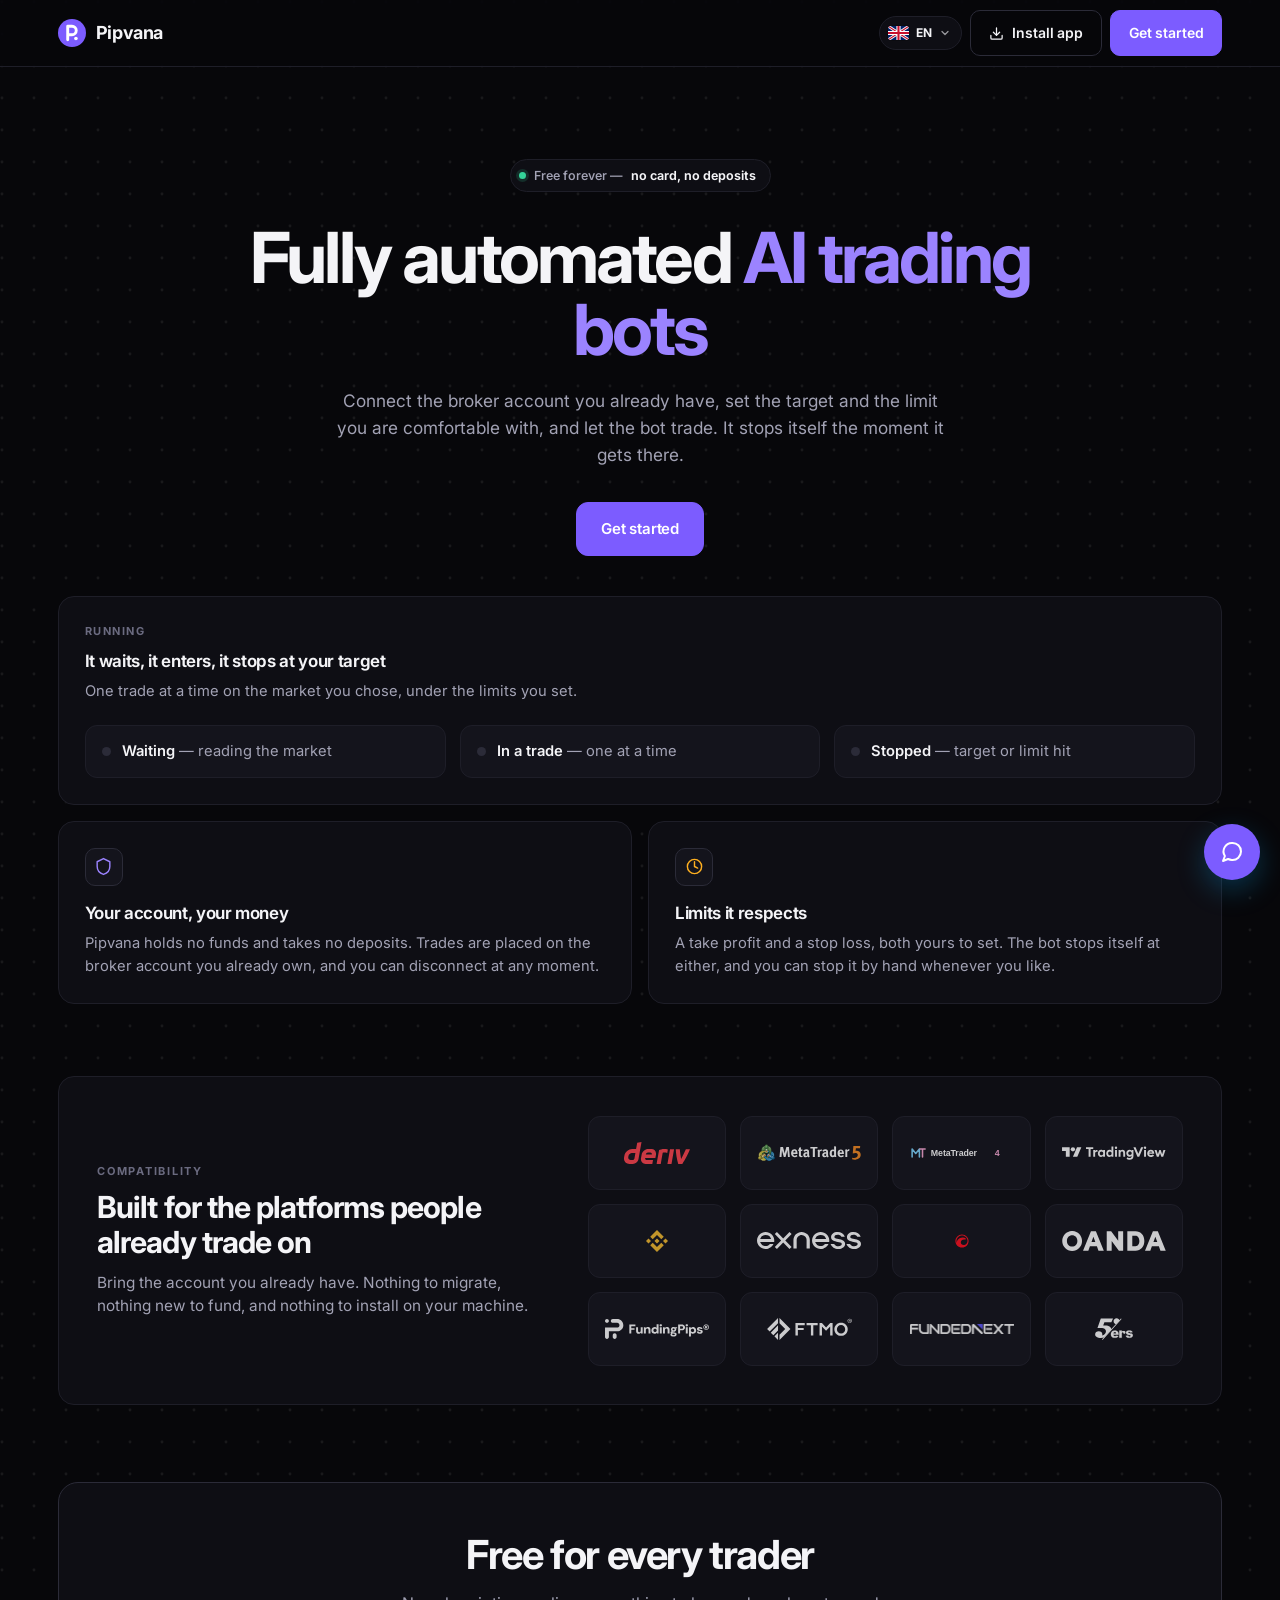
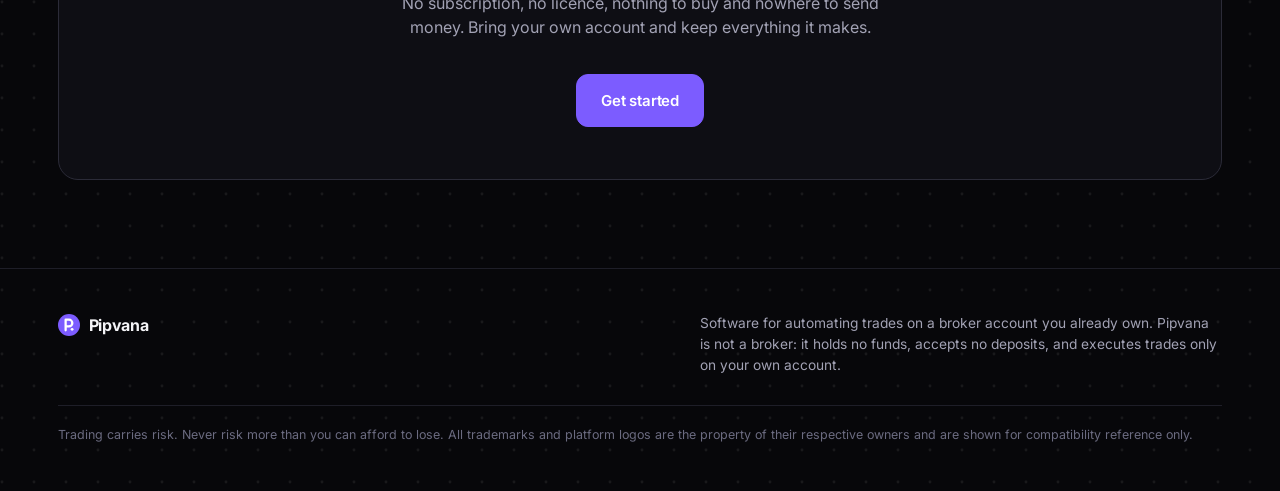
<file: mt5.html>
<!doctype html>
<html lang="en">
<head>
<meta charset="utf-8" />
<meta name="viewport" content="width=device-width, initial-scale=1, viewport-fit=cover" />
<title>MT5 Bots | Pipvana</title>
<meta name="robots" content="noindex,nofollow" />
<script>
/* For a connected Deriv account only, before anything else on the page runs.
   Owner, 17 Nov 2026: "if not connected to deriv they go to landing page then
   connect and only then from home they can go to mt5". The test is
   isConnected() in /deriv.js, inline and first so neither this page nor its
   request form is ever drawn for somebody without the connection; replace,
   so Back does not bounce. */
(function(){var s=null;try{s=JSON.parse(localStorage.getItem("evie_deriv_session")||"null");}catch(e){}
if(s&&s.access_token&&(s.refresh_token||!s.expires_at||Date.now()<Number(s.expires_at)-60000))return;
try{document.documentElement.style.display="none";}catch(e){}
location.replace("/");})();
</script>
<meta name="theme-color" content="#f7f7fb" />

<link rel="icon" href="/favicon.ico" sizes="48x48" />
<link rel="icon" href="/favicon.svg" type="image/svg+xml" sizes="any" />
<link rel="apple-touch-icon" href="/icons/apple-touch-icon.png" />
<link rel="manifest" href="/manifest.webmanifest" />

<link rel="preconnect" href="https://fonts.googleapis.com" />
<link rel="preconnect" href="https://fonts.gstatic.com" crossorigin />
<script>
/* Applied before paint: a saved dark choice must not flash a light page
   first. Light is the default; dark is the option. */
(function(){try{var t=localStorage.getItem("uptick_theme");
document.documentElement.setAttribute("data-theme",t==="dark"?"dark":"light");}catch(e){}})();
</script>
<link rel="stylesheet" href="https://fonts.googleapis.com/css2?family=Inter:wght@400;500;600;700&display=swap" />
<link rel="stylesheet" href="/site.css" />
<link rel="stylesheet" href="/app.css" />
<link rel="stylesheet" href="/mt5/mt5.css" />
<link rel="stylesheet" href="/support.css" />
</head>
<body class="app">

<header class="top">
  <div class="wrap top-in">
    <a class="brand" href="/home.html">
      <svg viewBox="0 0 32 32" width="28" height="28" aria-hidden="true">
        <circle cx="16" cy="16" r="16" fill="#7c5cff"/>
        <g transform="translate(-1.1 -0.3)"><path d="M12.2 24V8.6h4.9a4.85 4.85 0 0 1 0 9.7h-4.9" fill="none" stroke="#fff" stroke-width="3.3" stroke-linecap="round" stroke-linejoin="round"/><circle cx="21.6" cy="22.6" r="2.05" fill="#fff"/></g>
      </svg>
      <span>Pipvana</span>
    </a>

    <div class="perch">
      <button class="btn btn--icon" data-theme-toggle type="button" aria-pressed="true" title="Switch to light">
        <svg class="ico-moon" viewBox="0 0 24 24" width="15" height="15" fill="none" stroke="currentColor" stroke-width="2" stroke-linecap="round" stroke-linejoin="round" aria-hidden="true"><path d="M21 12.8A9 9 0 1 1 11.2 3a7 7 0 0 0 9.8 9.8z"/></svg>
        <svg class="ico-sun" viewBox="0 0 24 24" width="15" height="15" fill="none" stroke="currentColor" stroke-width="2" stroke-linecap="round" stroke-linejoin="round" aria-hidden="true"><circle cx="12" cy="12" r="4.2"/><path d="M12 2v2m0 16v2M2 12h2m16 0h2M4.9 4.9l1.4 1.4m11.4 11.4 1.4 1.4M19.1 4.9l-1.4 1.4M6.3 17.7l-1.4 1.4"/></svg>
        <span data-theme-label class="vh">Light</span>
      </button>
      <a class="btn" href="/home.html">Home</a>
    </div>
  </div>
</header>

<main class="wrap app-main mt5">

  <!-- The eyebrow: where you are, and when the panel below last read the
       market. Refresh sits here rather than beside the signals, so it stays
       reachable without scrolling back down to find it. -->
  <div class="mt5-eyebrow">
    <span class="mt5-crumb">
      <svg viewBox="0 0 24 24" width="16" height="16" fill="none" stroke="currentColor" stroke-width="1.9" stroke-linecap="round" stroke-linejoin="round" aria-hidden="true"><rect x="3" y="11" width="18" height="10" rx="2"/><circle cx="12" cy="5" r="2"/><path d="M12 7v4M8 16h.01M16 16h.01"/></svg>
      MT5 AUTOMATIONS
    </span>
    <div class="mt5-eyebrow-r">
      <span class="mt5-stamp" id="stamp" hidden></span>
      <button class="btn btn--sm" id="refresh" type="button">
        <svg viewBox="0 0 24 24" width="13" height="13" fill="none" stroke="currentColor" stroke-width="2.2" stroke-linecap="round" stroke-linejoin="round" aria-hidden="true" id="refresh-icon"><path d="M21 12a9 9 0 1 1-2.6-6.4"/><path d="M21 3v6h-6"/></svg>
        Refresh
      </button>
    </div>
  </div>

  <div class="mt5-intro">
    <!-- The "e" of Deriv is the way in: three clicks and it opens. Unmarked,
         like every other door on the site, and inert unless the mode is on. -->
    <h1 class="mt5-t">D<span class="door" id="term-door">e</span>riv MT5 — full automation</h1>
    <p class="mt5-lede">
      One Expert Advisor that trades forex and Volatility Indices automatically on your
      own MetaTrader 5 terminal. Install it once on a single chart and it handles the rest.
    </p>
  </div>

  <p class="mt5-err" id="err" hidden></p>

  <!-- ── 1 · install ──────────────────────────────────────────────────── -->
  <section class="mt5-sec">
    <div class="mt5-sec-head">
      <span class="mt5-n">1</span>
      <h2 class="mt5-k">Get it running</h2>
    </div>

    <div class="mt5-panel">
      <div class="mt5-get">
        <button class="btn btn--violet" id="get-ea" type="button">
          <svg viewBox="0 0 24 24" width="15" height="15" fill="none" stroke="currentColor" stroke-width="2.2" stroke-linecap="round" stroke-linejoin="round" aria-hidden="true"><path d="M21 15v4a2 2 0 0 1-2 2H5a2 2 0 0 1-2-2v-4M7 10l5 5 5-5M12 15V3"/></svg>
          Download Pipvana EA
        </button>
        <span class="mt5-get-s">Free for our Deriv community — a quick check, then the file.</span>
      </div>

      <ol class="mt5-steps">
        <li><span class="mt5-step-n">1</span><span>Copy the file into MT5&rsquo;s <code>MQL5/Experts</code> folder — find it via <code>File → Open Data Folder</code>.</span></li>
        <li><span class="mt5-step-n">2</span><span class="mt5-step-t"><span>In MT5 go to <code>Tools → Options → Expert Advisors</code>, tick <b>Allow WebRequest</b> and add <code>https://www.pipvana.com</code>.</span> <button type="button" class="mt5-copy" data-copy="https://www.pipvana.com" aria-label="Copy the address"><svg viewBox="0 0 24 24" width="12" height="12" fill="none" stroke="currentColor" stroke-width="2.2" stroke-linecap="round" stroke-linejoin="round" aria-hidden="true"><rect x="9" y="9" width="12" height="12" rx="2"/><path d="M5 15V5a2 2 0 0 1 2-2h10"/></svg><span>Copy</span></button></span></li>
        <li><span class="mt5-step-n">3</span><span>Restart MT5, or press <b>Compile</b> in MetaEditor. The bot then appears under Expert Advisors.</span></li>
        <li><span class="mt5-step-n">4</span><span>Drag it onto <b>any one chart</b>, set <code>InpProfile</code> to your risk level, and enable <b>Algo Trading</b> — the toolbar button must be green: <span class="algo algo-on"><i></i>Algo Trading</span> is <b>on</b>, <span class="algo algo-off"><i></i>Algo Trading</span> is <b>off</b>.</span></li>
        <li><span class="mt5-step-n">5</span><span>(Recommended) Right-click the bot → <b>Register a Virtual Server</b> so it keeps trading with your computer off.</span></li>
        <li><span class="mt5-step-n">6</span><span><b>Make sure you have followed every step above, in order.</b> A skipped step — the WebRequest address, Algo Trading, the risk profile — is the usual reason a bot sits idle.</span></li>
      </ol>

      <p class="mt5-note">
        You keep full custody — it runs on your own terminal and we never see a
        password. Once it is set up it needs nothing further from this page.
      </p>
    </div>
  </section>

  <!-- ── 2 · risk ─────────────────────────────────────────────────────── -->
  <section class="mt5-sec">
    <div class="mt5-sec-head">
      <span class="mt5-n">2</span>
      <h2 class="mt5-k">Choose your risk profile</h2>
    </div>

    <div class="mt5-profiles" id="profiles"></div>

    <p class="mt5-note mt5-note--loose">
      Set the same level in the bot&rsquo;s <code>InpProfile</code> input. You can change it
      at any time without reinstalling.
    </p>
  </section>

  <!-- ── 3 · signals ──────────────────────────────────────────────────── -->
  <section class="mt5-sec">
    <div class="mt5-sec-head">
      <span class="mt5-n">3</span>
      <h2 class="mt5-k">Live signals</h2>
      <span class="mt5-meta" id="sig-meta"></span>
    </div>

    <div id="signals"></div>
    <div id="aside"></div>
  </section>

  <footer class="app-foot">
    <p class="disclaimer">Trading carries risk. Never risk more than you can afford to lose.</p>
  </footer>

</main>

<!-- ── the access sheet ────────────────────────────────────────────────────
     The EA is free but not public: it runs on our engine's signals, so it
     goes to people who came to Deriv through us. One form asks for the ID
     that proves that, the answer comes back in the support bubble, and the
     code it carries unlocks the download — on this browser only. -->
<div class="ea-root" id="eaRoot" hidden role="dialog" aria-modal="true" aria-label="Get the Pipvana EA">
  <div class="ea">
    <header class="ea-head">
      <div class="ea-head-t">
        <span class="ea-eyebrow">MT5 · Pipvana EA</span>
        <h2>Get the Pipvana EA</h2>
      </div>
      <button type="button" class="ea-x" id="eaClose" aria-label="Close">
        <svg viewBox="0 0 24 24" width="16" height="16" fill="none" stroke="currentColor" stroke-width="2.2" stroke-linecap="round" stroke-linejoin="round"><path d="M18 6 6 18M6 6l12 12"/></svg>
      </button>
    </header>

    <ol class="ea-track" id="eaTrack" aria-hidden="true">
      <li data-k="form"><i></i>Your details</li>
      <li data-k="sent"><i></i>We check</li>
      <li data-k="done"><i></i>Download</li>
    </ol>

    <div class="ea-body">
      <section id="eaForm">
        <p class="ea-lede">The EA takes its signals from our engine, so it goes to Pipvana&rsquo;s own Deriv community. Paste the ID of your Deriv account and we check it — usually within a day.</p>

        <div class="ea-acct">
          <span>No Deriv MT5 account yet?</span>
          <a class="ea-mt5" href="https://t.deriv.link?t=8XPRHR2Y8SN8" target="_blank" rel="noopener noreferrer sponsored">
            <img class="ea-mt5-ink" src="/logos/metatrader5-ink.svg" alt="MetaTrader 5" />
            <img class="ea-mt5-white" src="/logos/metatrader5.svg" alt="" aria-hidden="true" />
            <span>Create account</span>
            <svg viewBox="0 0 24 24" width="12" height="12" fill="none" stroke="currentColor" stroke-width="2.2" stroke-linecap="round" stroke-linejoin="round"><path d="M15 3h6v6M10 14 21 3M18 13v6a2 2 0 0 1-2 2H5a2 2 0 0 1-2-2V8a2 2 0 0 1 2-2h6"/></svg>
          </a>
        </div>

        <div id="eaFields">
          <label class="ea-f">
            <span>Client ID or MT5 login</span>
            <input class="field" id="eaId" placeholder="01a0b1c2-d3e4-7f56-a789-0b1c2d3e4f56" autocomplete="off" spellcheck="false" />
            <small>Either works. The client ID is on your <a href="https://home.deriv.com/dashboard/profile" target="_blank" rel="noopener noreferrer">Deriv profile</a>; the MT5 login is the number MT5 shows.</small>
          </label>
          <div class="ea-two">
            <label class="ea-f"><span>Name</span><input class="field" id="eaName" placeholder="Your name" autocomplete="name" /></label>
            <label class="ea-f"><span>Email</span><input class="field" id="eaMail" type="email" placeholder="you@email.com" autocomplete="email" /></label>
          </div>
          <p class="ea-limit" id="eaLimit" hidden>You have sent this three times. Wait for our reply in the support window — it unlocks sending again.</p>
          <button type="button" class="btn btn--violet ea-send" id="eaSend" disabled>
            <svg viewBox="0 0 24 24" width="15" height="15" fill="none" stroke="currentColor" stroke-width="2.2" stroke-linecap="round" stroke-linejoin="round"><path d="M20 13c0 5-3.5 7.5-7.66 8.95a1 1 0 0 1-.67-.01C7.5 20.5 4 18 4 13V6a1 1 0 0 1 1-1c2 0 4.5-1.2 6.24-2.72a1.17 1.17 0 0 1 1.52 0C14.51 3.81 17 5 19 5a1 1 0 0 1 1 1z"/><path d="m9 12 2 2 4-4"/></svg>
            Send for checking
          </button>
        </div>

        <!-- After sending, the three fields fold into one line. -->
        <div class="ea-summary" id="eaSummary" hidden>
          <div class="ea-summary-t"><b id="eaSumId"></b><span id="eaSumWho"></span></div>
          <button type="button" class="ea-link" id="eaEdit">Edit</button>
        </div>
        <div class="ea-sent" id="eaSent" hidden>
          <svg viewBox="0 0 24 24" width="15" height="15" fill="none" stroke="currentColor" stroke-width="2.4" stroke-linecap="round" stroke-linejoin="round"><path d="M20 6 9 17l-5-5"/></svg>
          <span><b>Sent.</b> We are checking your ID now. Your code arrives in the <b>support window</b> at the corner of this page — keep it open, the reply lands there.</span>
        </div>

        <div class="ea-code" id="eaCodeWrap">
          <button type="button" class="ea-link ea-code-toggle" id="eaHaveCode">Already have a code?</button>
          <div class="ea-code-f" id="eaCodeField" hidden>
            <label class="ea-f">
              <span>Download code</span>
              <div class="ea-row">
                <input class="field ea-code-in" id="eaCode" placeholder="PIP-XXXX-XXXX" autocomplete="off" spellcheck="false" />
                <button type="button" class="btn btn--violet" id="eaRedeem" disabled>
                  <svg viewBox="0 0 24 24" width="15" height="15" fill="none" stroke="currentColor" stroke-width="2.2" stroke-linecap="round" stroke-linejoin="round"><path d="M21 15v4a2 2 0 0 1-2 2H5a2 2 0 0 1-2-2v-4M7 10l5 5 5-5M12 15V3"/></svg>
                  Download
                </button>
              </div>
              <small>Your code works only on this browser.</small>
            </label>
          </div>
        </div>

        <p class="ea-err" id="eaErr" hidden></p>
        <p class="ea-foot">If your account is not under us we say so, and tell you how to ask Deriv to place it under partner <code>01a056b0-e5c4-7bdd-a7e1-2d7d36eb5d02</code> — reply in the support window once they confirm and we check again.</p>
      </section>

      <section class="ea-done" id="eaDone" hidden>
        <span class="ea-done-ico">
          <svg viewBox="0 0 24 24" width="24" height="24" fill="none" stroke="currentColor" stroke-width="2.6" stroke-linecap="round" stroke-linejoin="round"><path d="M20 6 9 17l-5-5"/></svg>
        </span>
        <h3>Downloaded</h3>
        <p><code>PipvanaMT5.mq5</code> is in your downloads. Follow the install steps on this page next. Keep your code — it works again on this browser if you ever need the file back.</p>
        <button type="button" class="btn btn--violet" id="eaDoneClose">Done</button>
      </section>
    </div>
  </div>
</div>

<script>
  // The access code arrives as a support reply, so the bubble on this page is
  // where it lands.
  window.PIPVANA_SUPPORT_SOURCE = "MT5 bots";
  window.PIPVANA_SUPPORT_GREETING = "ask us anything about the MT5 EA. Tell us what happened and what you expected.";
</script>
<script src="/unlock.js"></script>
<script src="/mt5/mt5.js"></script>
<script src="/mt5/access.js" defer></script>
<script src="/theme.js"></script>
<script src="/support.js" defer></script>
<script src="/i18n/i18n.js"></script>
</body>
</html>
</file>
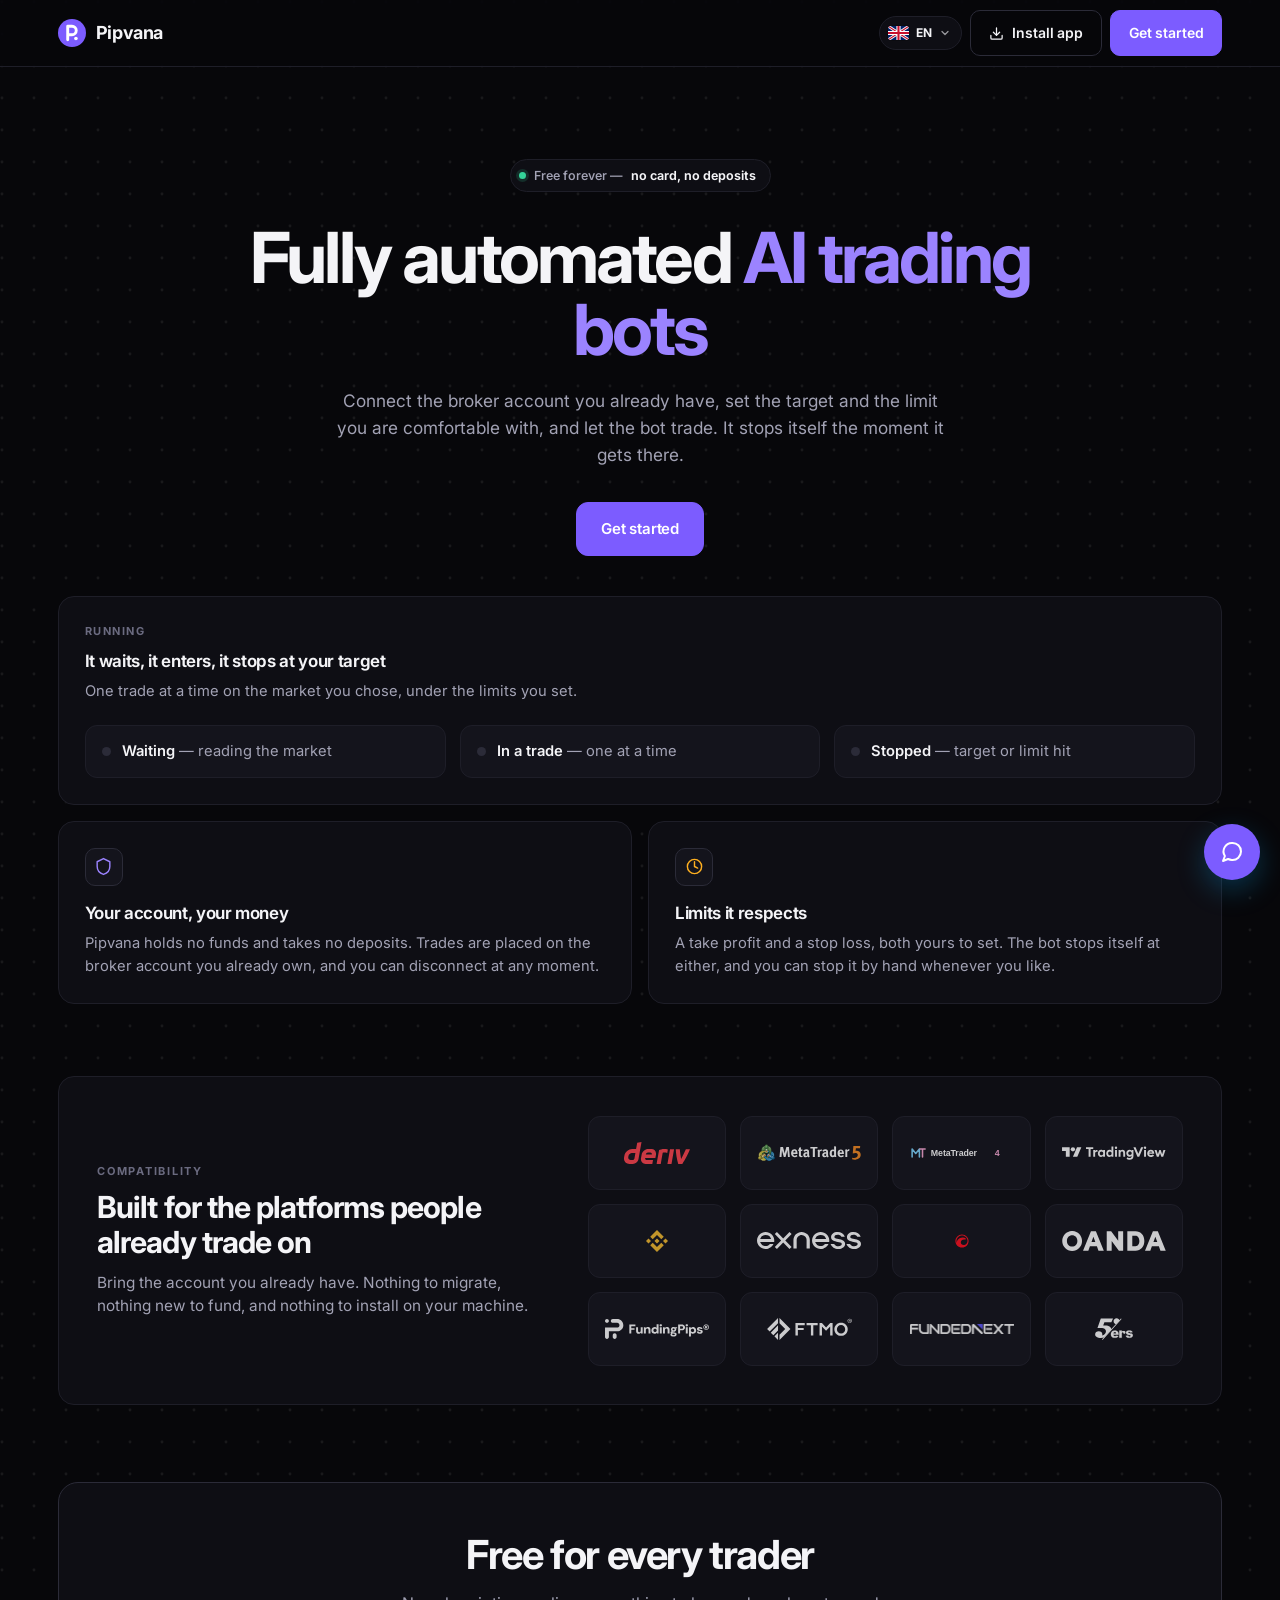
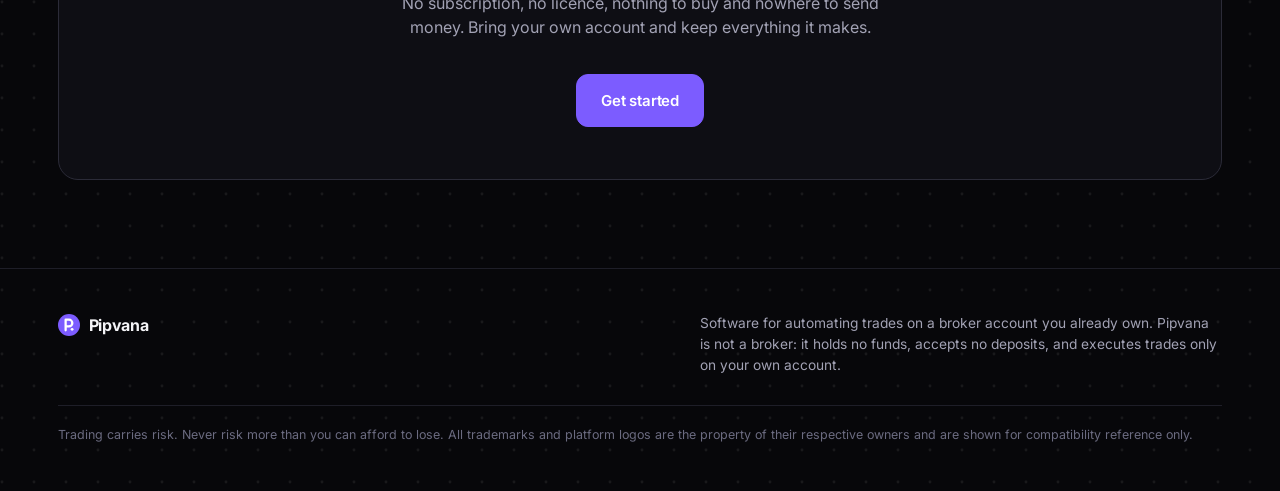
<file: terminal.html>
<!doctype html>
<html lang="en" data-no-lang-switch>
<head>
<meta charset="utf-8" />
<meta name="viewport" content="width=device-width, initial-scale=1, viewport-fit=cover, user-scalable=no" />
<title>Trade | Pipvana</title>
<meta name="robots" content="noindex,nofollow" />
<meta name="theme-color" content="#000000" />
<link rel="icon" href="/favicon.ico" sizes="48x48" />
<link rel="icon" href="/favicon.svg" type="image/svg+xml" sizes="any" />
<link rel="apple-touch-icon" href="/icons/apple-touch-icon.png" />
<link rel="manifest" href="/manifest.webmanifest" />
<script>
/* Applied before paint: a saved dark choice must not flash a light page first.
   Light is the default when nothing has been chosen. */
(function(){try{var t=localStorage.getItem("uptick_theme");
document.documentElement.setAttribute("data-theme",t==="dark"?"dark":"light");}catch(e){}})();
</script>
<script>
/* The gate, before anything else on the page runs.
   Reached without the mode on — a bookmark, a guessed URL, a back button after
   switching it off — and this is simply not a page. It replaces rather than
   assigns, so Back does not bounce between the two. Inline and first because a
   redirect that waits on a downloaded script is a redirect that flashes the
   page it was meant to prevent. */
(function(){
/* A connected Deriv account first, as on every page past the front door.
   Owner, 17 Nov 2026: "nothing bypasses connected verification and home".
   The same test as isConnected() in /deriv.js; without it, the front door. */
var s=null;try{s=JSON.parse(localStorage.getItem("evie_deriv_session")||"null");}catch(e){}
if(!(s&&s.access_token&&(s.refresh_token||!s.expires_at||Date.now()<Number(s.expires_at)-60000))){location.replace("/");return;}
try{
  if(localStorage.getItem("evie_ui_k")==="1"&&localStorage.getItem("evie_ui_m")==="1")return;
}catch(e){}
location.replace("/home.html");})();
</script>
<!-- Roboto, loaded rather than merely named. The stylesheet asked for it and
     nothing ever fetched it, so every machine without Roboto installed — which
     is most of them outside Android — fell through to Segoe UI or Arial. The
     app is Roboto throughout, and the letterforms are the first thing that
     gives a copy away. -->
<link rel="preconnect" href="https://fonts.googleapis.com" />
<link rel="preconnect" href="https://fonts.gstatic.com" crossorigin />
<link rel="stylesheet" href="https://fonts.googleapis.com/css2?family=Roboto:wght@400;500;700&display=swap" />
<link rel="stylesheet" href="/terminal/terminal.css" />
</head>
<body>

<div class="tm" id="tm">
 <div class="tm-shell">


  <!-- ── the top bar ───────────────────────────────────────────────────────
       One bar for every screen; the actions on the right are swapped per
       screen, because History's three differ from Trade's two. -->
  <header class="tm-bar">
    <button class="tm-ico" id="tm-burger" type="button" aria-label="Menu">
      <svg viewBox="0 0 24 24" width="24" height="24" fill="none" stroke="currentColor" stroke-width="2" stroke-linecap="round"><path d="M3 6h18M3 12h18M3 18h18"/></svg>
    </button>
    <div class="tm-h">
      <b id="tm-title">Trade</b>
      <span id="tm-sub"></span>
    </div>
    <div id="tm-actions"></div>
  </header>

  <div class="tm-body">

    <!-- ── Trade ──────────────────────────────────────────────────────────
         Three dotted-leader figures, a rule, then the positions. Margin and
         level are not shown while nothing is open, which is what the app
         does — they appear once there is margin in use. -->
    <section class="tm-pane on" id="tm-pane-trade">
      <dl id="tm-figures"></dl>
      <div class="tm-rule"></div>
      <!-- The grey band the app puts over the open positions. It carries the
           overflow dots on the right and appears only when there is something
           under it to head. -->
      <div class="tm-poshead" id="tm-poshead" hidden><span>Positions</span><i>&bull;&bull;&bull;</i></div>
      <div id="tm-pos"></div>
    </section>

    <!-- ── Quotes ─────────────────────────────────────────────────────────── -->
    <section class="tm-pane" id="tm-pane-quotes">
      <div id="tm-quotes"></div>
    </section>

    <!-- ── Charts ─────────────────────────────────────────────────────────── -->
    <section class="tm-pane" id="tm-pane-charts">
      <!-- One-click trading. Off until the rightmost control on the chart's
           own toolbar turns it on, which is where the app keeps it. -->
      <div class="tm-oneclick" id="tm-oneclick" hidden>
        <button class="sell" type="button" id="tm-oc-sell">
          <span>SELL</span><div id="tm-oc-bid"></div>
        </button>
        <div class="vol">
          <button type="button" id="tm-oc-minus" aria-label="Less">&#9662;</button>
          <span id="tm-oc-vol">0.5</span>
          <button type="button" id="tm-oc-plus" aria-label="More">&#9652;</button>
        </div>
        <button class="buy" type="button" id="tm-oc-buy">
          <span>BUY</span><div id="tm-oc-ask"></div>
        </button>
      </div>
      <div class="tm-chart" id="tm-chart"></div>
    </section>

    <!-- ── History ────────────────────────────────────────────────────────── -->
    <section class="tm-pane" id="tm-pane-history">
      <div class="tm-seg">
        <button type="button" class="on" data-seg="positions">Positions</button>
        <button type="button" data-seg="orders">Orders</button>
        <button type="button" data-seg="deals">Deals</button>
      </div>
      <dl id="tm-hfigures"></dl>
      <div class="tm-rule"></div>
      <div id="tm-hist"></div>
    </section>

    <!-- ── Messages ───────────────────────────────────────────────────────── -->
    <section class="tm-pane" id="tm-pane-messages">
      <div class="tm-msg">
        <svg viewBox="0 0 24 24" width="132" height="132" fill="currentColor"><path d="M12 3C6.9 3 2.8 6.4 2.8 10.6c0 2.4 1.3 4.5 3.4 5.9v3.4l3.2-1.8c.8.2 1.7.3 2.6.3 5.1 0 9.2-3.4 9.2-7.8S17.1 3 12 3z"/><circle cx="8.2" cy="10.6" r="1.15" fill="#000" fill-opacity="0.85"/><circle cx="12" cy="10.6" r="1.15" fill="#000" fill-opacity="0.85"/><circle cx="15.8" cy="10.6" r="1.15" fill="#000" fill-opacity="0.85"/></svg>
        <p>No messages</p>
      </div>
      <div class="tm-auth">
        <button class="reg" type="button">REGISTER</button>
        <button class="sig" type="button">SIGN IN</button>
      </div>
    </section>

  </div>

  <!-- ── the tab bar ─────────────────────────────────────────────────────
       The middle tab carries the balance in a pill and has no word under it.
       Only its icon turns blue when it is the screen you are on. -->
  <nav class="tm-tabs">
    <button class="tm-tab" type="button" data-tab="quotes">
      <svg viewBox="0 0 24 24" width="24" height="24" fill="none" stroke="currentColor" stroke-width="2" stroke-linecap="round" stroke-linejoin="round"><path d="M7 20V5M4 8l3-3 3 3M17 4v15M14 16l3 3 3-3"/></svg>
      Quotes
    </button>
    <button class="tm-tab" type="button" data-tab="charts">
      <svg viewBox="0 0 24 24" width="24" height="24" fill="none" stroke="currentColor" stroke-width="2" stroke-linecap="round" stroke-linejoin="round"><rect x="5" y="8" width="4" height="9" rx="1"/><path d="M7 4v4M7 17v3"/><rect x="15" y="6" width="4" height="9" rx="1"/><path d="M17 3v3M17 15v5"/></svg>
      Charts
    </button>
    <button class="tm-tab" type="button" data-tab="trade">
      <svg viewBox="0 0 24 24" width="24" height="24" fill="none" stroke="currentColor" stroke-width="2" stroke-linecap="round" stroke-linejoin="round"><path d="M3.5 15.5 9 10l5 3.5L20.5 6"/><circle cx="3.5" cy="15.5" r="2.4" fill="currentColor" stroke="none"/><circle cx="9" cy="10" r="1.5" fill="currentColor" stroke="none"/><circle cx="14" cy="13.5" r="1.5" fill="currentColor" stroke="none"/><circle cx="20.5" cy="6" r="2.4" fill="currentColor" stroke="none"/></svg>
      <span class="tm-bal" id="tm-bal">0</span>
    </button>
    <button class="tm-tab" type="button" data-tab="history">
      <svg viewBox="0 0 24 24" width="24" height="24" fill="none" stroke="currentColor" stroke-width="2" stroke-linecap="round" stroke-linejoin="round"><path d="M3.5 12a8.5 8.5 0 1 0 2.4-5.9"/><path d="M3.2 4.2v3.6h3.6"/><path d="M12 7.5V12l3 1.8"/></svg>
      History
    </button>
    <button class="tm-tab" type="button" data-tab="messages">
      <span class="tm-tab-ico">
        <svg viewBox="0 0 24 24" width="24" height="24" fill="none" stroke="currentColor" stroke-width="2" stroke-linecap="round" stroke-linejoin="round"><path d="M3 6.5h12v8H7l-4 3z"/><path d="M9 4h12v8h-2v3l-3-3"/></svg>
        <span class="tm-dot">1</span>
      </span>
      Messages
    </button>
  </nav>

  <!-- ── the drawer ────────────────────────────────────────────────────── -->
  <div class="tm-scrim" id="tm-scrim" hidden>
    <aside class="tm-drawer">
      <div class="tm-acct">
        <div class="tm-acct-r">
          <svg class="tm-avatar" viewBox="0 0 48 48" aria-hidden="true">
            <circle cx="24" cy="24" r="24" fill="#FF444F"/>
            <g transform="translate(13.5 12) scale(1.1)"><path d="M14.4238 0.753566L13.1912 7.74115H8.91248C4.92071 7.74115 1.11591 10.974 0.410715 14.9642L0.112228 16.6626C-0.589682 20.6529 2.07366 23.8858 6.06543 23.8858H9.63407C12.5434 23.8858 15.315 21.5316 15.8267 18.6234L19.1133 0L14.4238 0.753566ZM11.3878 17.9643C11.2304 18.8627 10.4213 19.5939 9.52256 19.5939H7.35448C5.56031 19.5939 4.35984 18.1381 4.67471 16.3413L4.86168 15.2823C5.17983 13.4888 6.89199 12.0298 8.68615 12.0298H12.4347L11.3878 17.9643Z" fill="#fff"/></g>
          </svg>
          <div class="tm-acct-t">
            <b id="tm-who" title="Double-tap to switch account">MICHAEL THOMPSON</b>
            <span id="tm-acct-id">140183742 - DerivSVG-Server-02</span>
          </div>
        </div>
        <button class="tm-manage" id="tm-manage" type="button">Manage accounts</button>
      </div>

      <nav class="tm-menu">
        <button class="tm-item" type="button" data-go="trade">
          <svg viewBox="0 0 24 24" width="24" height="24" fill="none" stroke="currentColor" stroke-width="1.9" stroke-linecap="round" stroke-linejoin="round"><path d="M3.5 15.5 9 10l5 3.5L20.5 6"/><circle cx="3.5" cy="15.5" r="2.4" fill="currentColor" stroke="none"/><circle cx="9" cy="10" r="1.5" fill="currentColor" stroke="none"/><circle cx="14" cy="13.5" r="1.5" fill="currentColor" stroke="none"/><circle cx="20.5" cy="6" r="2.4" fill="currentColor" stroke="none"/></svg>
          <span class="grow">Trade</span>
        </button>
        <button class="tm-item" type="button">
          <svg viewBox="0 0 24 24" width="24" height="24" fill="none" stroke="currentColor" stroke-width="1.8" stroke-linecap="round" stroke-linejoin="round"><rect x="4" y="4" width="16" height="16" rx="2"/><path d="M8 9h5M8 13h8M8 16h8"/></svg>
          <span class="grow">News</span>
        </button>
        <button class="tm-item" type="button" data-go="messages">
          <svg viewBox="0 0 24 24" width="24" height="24" fill="none" stroke="currentColor" stroke-width="1.8" stroke-linecap="round" stroke-linejoin="round"><rect x="3" y="5" width="18" height="14" rx="2"/><path d="M3.5 6.5L12 13l8.5-6.5"/></svg>
          <span class="grow">Mailbox</span>
          <span class="tm-badge">9</span>
        </button>
        <button class="tm-item" type="button">
          <svg viewBox="0 0 24 24" width="24" height="24" fill="none" stroke="currentColor" stroke-width="1.8" stroke-linecap="round" stroke-linejoin="round"><rect x="4" y="4" width="16" height="16" rx="2"/><circle cx="9" cy="9.5" r="1.4"/><circle cx="9" cy="14.5" r="1.4"/><path d="M13 9.5h4M13 14.5h4"/></svg>
          <span class="grow">Journal</span>
        </button>
        <button class="tm-item" type="button" id="tm-settings">
          <svg viewBox="0 0 24 24" width="24" height="24" fill="none" stroke="currentColor" stroke-width="1.6" stroke-linejoin="round"><circle cx="12" cy="12" r="3.1"/><path d="M19.4 14.5a1.7 1.7 0 0 0 .34 1.87l.06.06a2 2 0 1 1-2.83 2.83l-.06-.06a1.7 1.7 0 0 0-1.87-.34 1.7 1.7 0 0 0-1.03 1.56V21a2 2 0 1 1-4 0v-.11a1.7 1.7 0 0 0-1.11-1.56 1.7 1.7 0 0 0-1.87.34l-.06.06a2 2 0 1 1-2.83-2.83l.06-.06a1.7 1.7 0 0 0 .34-1.87 1.7 1.7 0 0 0-1.56-1.03H3a2 2 0 1 1 0-4h.11a1.7 1.7 0 0 0 1.56-1.11 1.7 1.7 0 0 0-.34-1.87l-.06-.06a2 2 0 1 1 2.83-2.83l.06.06a1.7 1.7 0 0 0 1.87.34H9a1.7 1.7 0 0 0 1.03-1.56V3a2 2 0 1 1 4 0v.11a1.7 1.7 0 0 0 1.03 1.56 1.7 1.7 0 0 0 1.87-.34l.06-.06a2 2 0 1 1 2.83 2.83l-.06.06a1.7 1.7 0 0 0-.34 1.87V9a1.7 1.7 0 0 0 1.56 1.03H21a2 2 0 1 1 0 4h-.11a1.7 1.7 0 0 0-1.49 1.03z"/></svg>
          <span class="grow">Settings</span>
        </button>
        <button class="tm-item" type="button">
          <svg viewBox="0 0 24 24" width="24" height="24" fill="none" stroke="currentColor" stroke-width="1.8" stroke-linecap="round" stroke-linejoin="round"><rect x="4" y="5" width="16" height="15" rx="2"/><path d="M4 9.5h16M8.5 3v4M15.5 3v4"/></svg>
          <span class="grow">Economic calendar <span class="tm-ads">Ads</span></span>
        </button>
        <button class="tm-item" type="button">
          <svg viewBox="0 0 24 24" width="24" height="24" fill="none" stroke="currentColor" stroke-width="1.8" stroke-linecap="round" stroke-linejoin="round"><circle cx="8.5" cy="8" r="2.6"/><circle cx="16.5" cy="9" r="2"/><path d="M4.5 19v-3a4 4 0 0 1 8 0v3M14.5 19v-2.5a3.2 3.2 0 0 1 5-2.6"/></svg>
          <span class="grow">Traders Community</span>
        </button>
        <button class="tm-item" type="button">
          <svg viewBox="0 0 24 24" width="24" height="24" fill="none" stroke="currentColor" stroke-width="1.8" stroke-linecap="round" stroke-linejoin="round"><path d="M21 4L3 11l7 3 3 7z"/><path d="M21 4l-11 10"/></svg>
          <span class="grow">MQL5 Algo Trading</span>
        </button>
        <button class="tm-item" type="button">
          <svg viewBox="0 0 24 24" width="24" height="24" fill="none" stroke="currentColor" stroke-width="1.8" stroke-linecap="round" stroke-linejoin="round"><circle cx="12" cy="12" r="9"/><path d="M9.6 9.4a2.5 2.5 0 1 1 3.2 2.9c-.6.2-.8.7-.8 1.3v.4"/><circle cx="12" cy="16.8" r="0.9" fill="currentColor" stroke="none"/></svg>
          <span class="grow">User guide</span>
        </button>
        <button class="tm-item" type="button" id="tm-about">
          <svg viewBox="0 0 24 24" width="24" height="24" fill="none" stroke="currentColor" stroke-width="1.8" stroke-linecap="round" stroke-linejoin="round"><circle cx="12" cy="12" r="9"/><path d="M12 11v6"/><circle cx="12" cy="7.8" r="0.9" fill="currentColor" stroke="none"/></svg>
          <span class="grow">About</span>
        </button>
      </nav>
    </aside>
  </div>

  <!-- ── the order ticket ────────────────────────────────────────────────── -->
  <div class="tm-sheet" id="tm-order" hidden>
    <div class="tm-card tm-card--full">
      <header class="tm-bar">
        <button class="tm-ico" type="button" data-close="tm-order" aria-label="Back">
          <svg viewBox="0 0 24 24" width="24" height="24" fill="none" stroke="currentColor" stroke-width="2" stroke-linecap="round" stroke-linejoin="round"><path d="M15 5l-7 7 7 7"/></svg>
        </button>
        <div class="tm-h"><b>New Order</b><span>Market Execution</span></div>
      </header>

      <div class="tm-fld">
        <label for="tm-osym">Symbol</label>
        <select id="tm-osym"></select>
      </div>

      <div class="tm-pair">
        <div class="sell"><span>Sell</span><div id="tm-obid"></div></div>
        <div class="sp num" id="tm-ospread">0</div>
        <div class="buy"><span>Buy</span><div id="tm-oask"></div></div>
      </div>

      <div class="tm-fld">
        <label for="tm-ovol">Volume</label>
        <div class="tm-step">
          <button type="button" id="tm-vminus" aria-label="Less">&minus;</button>
          <input id="tm-ovol" type="text" inputmode="decimal" value="0.10" />
          <button type="button" id="tm-vplus" aria-label="More">&plus;</button>
        </div>
      </div>
      <div class="tm-fld">
        <label for="tm-osl">Stop Loss</label>
        <input id="tm-osl" type="text" inputmode="decimal" placeholder="not set" />
      </div>
      <div class="tm-fld">
        <label for="tm-otp">Take Profit</label>
        <input id="tm-otp" type="text" inputmode="decimal" placeholder="not set" />
      </div>

      <div class="tm-go">
        <button class="sell" type="button" id="tm-sell">Sell by Market</button>
        <button class="buy" type="button" id="tm-buy">Buy by Market</button>
      </div>
    </div>
  </div>

  <div class="tm-sheet" id="tm-posmenu" hidden>
    <div class="tm-card">
      <p class="tm-head" id="tm-menu-h"></p>
      <div class="tm-fld">
        <label for="tm-msl">Stop Loss</label>
        <input id="tm-msl" type="text" inputmode="decimal" placeholder="not set" />
      </div>
      <div class="tm-fld">
        <label for="tm-mtp">Take Profit</label>
        <input id="tm-mtp" type="text" inputmode="decimal" placeholder="not set" />
      </div>
      <div class="tm-list">
        <button type="button" id="tm-save">Modify Position</button>
        <button type="button" class="danger" id="tm-close">Close Position</button>
        <button type="button" data-close="tm-posmenu">Cancel</button>
      </div>
    </div>
  </div>

  <div class="tm-sheet" id="tm-accts" hidden>
    <div class="tm-card">
      <p class="tm-head" id="tm-accts-h">140183742 - DerivSVG-Server-02</p>
      <div class="tm-list">
        <button type="button" id="tm-deposit">Deposit</button>
        <button type="button" id="tm-reset">Reset account</button>
        <button type="button" id="tm-exit">Exit</button>
        <button type="button" data-close="tm-accts">Cancel</button>
      </div>
    </div>
  </div>

  <!-- Reached by three quick taps on the last tab. Deliberately not linked
       from anywhere: it rewrites the account. -->
  <div class="tm-sheet" id="tm-sim" hidden>
    <div class="tm-card tm-card--full">
      <header class="tm-bar">
        <button class="tm-ico" type="button" data-close="tm-sim" aria-label="Back">
          <svg viewBox="0 0 24 24" width="24" height="24" fill="none" stroke="currentColor" stroke-width="2" stroke-linecap="round" stroke-linejoin="round"><path d="M15 5l-7 7 7 7"/></svg>
        </button>
        <div class="tm-h"><b>Settings</b><span id="tm-sim-sub"></span></div>
      </header>

      <div class="tm-fld">
        <label for="tm-sim-market">Market</label>
        <select id="tm-sim-market"></select>
      </div>
      <div class="tm-fld">
        <label for="tm-sim-deposit">Deposit</label>
        <input id="tm-sim-deposit" type="text" inputmode="decimal" />
      </div>
      <div class="tm-fld">
        <label for="tm-sim-balance">Balance</label>
        <input id="tm-sim-balance" type="text" inputmode="decimal" />
      </div>
      <div class="tm-fld">
        <label for="tm-sim-trades">Closed trades</label>
        <input id="tm-sim-trades" type="text" inputmode="numeric" />
      </div>
      <div class="tm-fld">
        <label for="tm-sim-open">Open positions</label>
        <input id="tm-sim-open" type="text" inputmode="numeric" />
      </div>
      <div class="tm-fld">
        <label>Risk applies to</label>
        <div class="tm-seg tm-seg--in">
          <button type="button" data-risk="each">Each position</button>
          <button type="button" data-risk="all">All positions</button>
        </div>
      </div>
      <div class="tm-fld">
        <label for="tm-sim-risk">Risk %</label>
        <input id="tm-sim-risk" type="text" inputmode="decimal" />
      </div>
      <div class="tm-fld">
        <label for="tm-sim-lev">Leverage 1:</label>
        <input id="tm-sim-lev" type="text" inputmode="numeric" />
      </div>
      <div class="tm-fld">
        <label for="tm-sim-comm">Commission / lot</label>
        <input id="tm-sim-comm" type="text" inputmode="decimal" />
      </div>
      <div class="tm-fld">
        <label for="tm-sim-days">Spread over (days)</label>
        <input id="tm-sim-days" type="text" inputmode="numeric" />
      </div>

      <!-- Optional. Left at zero the open positions are sized off the risk
           percentage as before; give it a range and the run aims the TOTAL
           floating profit somewhere inside it instead. Losers still appear
           among them either way. -->
      <div class="tm-fld">
        <label for="tm-sim-plmin">Open P/L from</label>
        <input id="tm-sim-plmin" type="text" inputmode="decimal" placeholder="0 = automatic" />
      </div>
      <div class="tm-fld">
        <label for="tm-sim-plmax">Open P/L to</label>
        <input id="tm-sim-plmax" type="text" inputmode="decimal" placeholder="0 = automatic" />
      </div>

      <div class="tm-fld">
        <label>Auto-trade</label>
        <div class="tm-seg tm-seg--in">
          <button type="button" data-scalp="off">Off</button>
          <button type="button" data-scalp="on">Scalper</button>
        </div>
      </div>
      <div class="tm-fld">
        <label for="tm-sim-scalpmax">Scalper max positions</label>
        <input id="tm-sim-scalpmax" type="text" inputmode="numeric" />
      </div>
      <div class="tm-fld">
        <label for="tm-sim-scalpwin">Scalper win rate %</label>
        <input id="tm-sim-scalpwin" type="text" inputmode="decimal" />
      </div>

      <p class="tm-note" id="tm-sim-note"></p>

      <div class="tm-go">
        <button class="sell" type="button" id="tm-sim-clear">Reset</button>
        <button class="buy" type="button" id="tm-sim-run">Apply</button>
      </div>
    </div>
  </div>

  <div class="tm-toast" id="tm-toast"></div>

 </div>
</div>

<!-- The feed talks to Deriv's public market socket directly: no token, no
     account, nothing to authenticate against. deriv.js is not wanted here. -->
<script src="/terminal/specs.js"></script>
<script src="/terminal/engine.js"></script>
<script src="/terminal/feed.js"></script>
<script src="/terminal/sim.js"></script>
<script src="/terminal/terminal.js"></script>
<script src="/theme.js"></script>
<script src="/i18n/i18n.js"></script>
</body>
</html>
</file>
<file: site.css>
/* ══════════════════════════════════════════════════════════════════════════
   KAIROS — the site's look.

   Black, with a dotted field. The difference from the other site is not the
   ground, it is the STRUCTURE and the colour: a bento grid where that one has
   a single hero panel, a bordered table of platform marks where that one has
   a loose strip, violet and amber where that one is pink and light blue, and
   generous rounded panels where that one is flat cards and pills.

   Rules kept because they are good practice, not house style: no gradients
   anywhere, depth from solid fills and hairline borders, and every size in
   clamp() so one set of rules holds from a phone to a wide desktop.
   ══════════════════════════════════════════════════════════════════════════ */

:root {
  --void:      #07070a;   /* the page */
  --panel:     #0e0e14;   /* a card on it */
  --panel-2:   #14141c;   /* something raised on the card */
  --line:      #1e1e28;
  --line-hi:   #2b2b38;

  --text:      #f4f4f7;
  --text-2:    #a2a2b4;
  --text-3:    #6b6b80;

  --violet:    #7c5cff;
  --violet-hi: #9b83ff;
  --amber:     #ffb020;
  --mint:      #34d399;

  --gutter: clamp(18px, 4.5vw, 64px);
  --r:      16px;
  --r-sm:   12px;

  /* The dotted field. Bigger and fainter than a texture wants to be, so it
     reads as depth behind the panels rather than as pattern on them. */
  --dots: url("data:image/svg+xml,%3Csvg xmlns='http://www.w3.org/2000/svg' width='32' height='32'%3E%3Ccircle cx='2' cy='2' r='1.4' fill='%23ffffff' fill-opacity='0.07'/%3E%3C/svg%3E");

  /* Tints, as tokens rather than rgba() sprinkled through the file: on a light
     ground the same translucency over white is nearly invisible, so each one
     needs its own value per theme. */
  --violet-tint: rgba(124, 92, 255, 0.13);
  --violet-edge: rgba(124, 92, 255, 0.4);
  --amber-tint:  rgba(255, 176, 32, 0.13);
  --amber-edge:  rgba(255, 176, 32, 0.42);
  --mint-tint:   rgba(52, 211, 153, 0.12);
  --mint-edge:   rgba(52, 211, 153, 0.3);
  --danger:      #ff6a6a;
  --danger-tint: rgba(255, 106, 106, 0.1);
}

/* ── Light ────────────────────────────────────────────────────────────────
   Light is what a first-time visitor gets on every page behind the front
   door; the pages stamp data-theme="light" before they paint unless dark was
   chosen. The landing page is the exception and stays black on purpose, so
   the bare :root above is still the dark set and only what changes is
   written here.

   The accents darken: violet and mint that read well on black are washed out
   on white, and a figure nobody can read is worse than one that is not
   coloured at all. */
:root[data-theme="light"] {
  --void:      #f7f7fb;
  --panel:     #ffffff;
  --panel-2:   #f2f2f7;
  --line:      #e6e6ef;
  --line-hi:   #d5d5e2;

  --text:      #14141c;
  --text-2:    #55556a;
  --text-3:    #83839a;

  --violet:    #6d4bf0;
  --violet-hi: #5836d6;
  --amber:     #b06a00;
  --mint:      #0f9d63;

  --dots: url("data:image/svg+xml,%3Csvg xmlns='http://www.w3.org/2000/svg' width='32' height='32'%3E%3Ccircle cx='2' cy='2' r='1.4' fill='%23000000' fill-opacity='0.07'/%3E%3C/svg%3E");

  --violet-tint: rgba(109, 75, 240, 0.1);
  --violet-edge: rgba(109, 75, 240, 0.3);
  --amber-tint:  rgba(176, 106, 0, 0.1);
  --amber-edge:  rgba(176, 106, 0, 0.28);
  --mint-tint:   rgba(15, 157, 99, 0.1);
  --mint-edge:   rgba(15, 157, 99, 0.28);
  --danger:      #d92d20;
  --danger-tint: rgba(217, 45, 32, 0.08);
}

* { box-sizing: border-box; }
html { -webkit-text-size-adjust: 100%; }

body {
  margin: 0;
  background-color: var(--void);
  background-image: var(--dots);
  color: var(--text);
  font-family: "Inter", ui-sans-serif, system-ui, -apple-system, "Segoe UI", Roboto, Arial, sans-serif;
  font-size: 16px;
  line-height: 1.55;
  -webkit-font-smoothing: antialiased;
}

img { max-width: 100%; }
a { color: inherit; text-decoration: none; }

/* Full bleed. A centred column leaves a band of empty page down each side on
   a wide screen; this uses the screen it is given and keeps only a gutter. */
.wrap { width: 100%; padding-inline: var(--gutter); }

/* ── Header ───────────────────────────────────────────────────────────── */

.top {
  position: sticky;
  top: 0;
  z-index: 60;
  /* The page's own ground at four fifths, so the bar belongs to whichever
     theme is on rather than being a black strip on a white page. */
  background: color-mix(in srgb, var(--void) 82%, transparent);
  backdrop-filter: blur(12px);
  border-bottom: 1px solid var(--line);
}
@supports not (background: color-mix(in srgb, red 50%, transparent)) {
  .top { background: var(--void); }
}
.top-in { display: flex; align-items: center; gap: 14px; height: 66px; }

.brand { display: inline-flex; align-items: center; gap: 10px; font-weight: 700; font-size: 18px; letter-spacing: -0.02em; }
.brand svg { display: block; }
.top-cta { display: flex; align-items: center; gap: 8px; margin-left: auto; }

/* ── Buttons ──────────────────────────────────────────────────────────── */

.btn {
  display: inline-flex;
  align-items: center;
  justify-content: center;
  gap: 8px;
  padding: 11px 18px;
  font: inherit;
  font-size: 14px;
  font-weight: 600;
  letter-spacing: -0.01em;
  color: var(--text);
  background: transparent;
  border: 1px solid var(--line-hi);
  border-radius: 10px;
  cursor: pointer;
  transition: background 0.16s ease, border-color 0.16s ease, transform 0.08s ease;
}
.btn:hover { background: var(--panel-2); border-color: #3a3a4a; }
.btn:active { transform: translateY(1px); }
.btn[hidden] { display: none; }

.btn--violet { background: var(--violet); border-color: var(--violet); color: #fff; }
:root[data-theme="light"] .btn--violet:hover { background: var(--violet-hi); border-color: var(--violet-hi); }
.btn--violet:hover { background: var(--violet-hi); border-color: var(--violet-hi); }
.btn--lg { padding: 14px 24px; font-size: 15px; border-radius: 12px; }

/* ── Switch ───────────────────────────────────────────────────────────────
   The martingale on the analysis page, the take profit and the stop loss on
   the bot, "first trade loses" on both simulation cards. It lives here rather
   than in any one page's stylesheet because the pages that use it do not all
   load the same ones — and a switch that is not styled is a setting nobody
   can see they have. */

.tog {
  position: relative;
  flex: none;
  width: 34px;
  height: 18px;
  padding: 0;
  background: var(--panel-2);
  border: 1px solid var(--line-hi);
  border-radius: 999px;
  cursor: pointer;
  transition: background 0.18s ease, border-color 0.18s ease;
}
.tog-dot {
  position: absolute;
  top: 2px;
  left: 2px;
  width: 12px;
  height: 12px;
  background: var(--text-3);
  border-radius: 50%;
  transition: transform 0.18s ease, background 0.18s ease;
}
/* On moves the knob as well as changing the colour, so it does not rest on
   hue alone. */
.tog[aria-checked="true"] { background: var(--mint-tint); border-color: var(--mint-edge); }
.tog[aria-checked="true"] .tog-dot { transform: translateX(16px); background: var(--mint); }

@media (max-width: 700px) { .btn--install span { display: none; } }

/* ── Flash ────────────────────────────────────────────────────────────────
   Two of them: the dashboard's "connected" line, which sits in the flow and
   fades itself out, and the landing page's failure, which floats over the
   page because there is no column there to sit in.

   Both fade rather than appear: a banner that pops in is read as an error by
   somebody who was not looking at that part of the screen. */

.flash {
  display: inline-flex;
  align-items: center;
  gap: 9px;
  margin-bottom: 16px;
  padding: 9px 14px;
  font-size: 13px;
  font-weight: 600;
  color: var(--mint);
  background: var(--mint-tint);
  border: 1px solid var(--mint-edge);
  border-radius: 10px;
  opacity: 0;
  transform: translateY(-6px);
  transition: opacity 0.3s ease, transform 0.3s ease;
}
.flash.is-in { opacity: 1; transform: none; }
.flash[hidden] { display: none; }

.flash--error {
  position: fixed;
  left: 50%;
  bottom: 24px;
  z-index: 80;
  margin: 0;
  max-width: calc(100vw - 40px);
  color: var(--danger);
  background: var(--panel);
  border-color: var(--danger);
  transform: translate(-50%, 8px);
  text-align: center;
}
.flash--error.is-in { transform: translate(-50%, 0); }

/* ── The connect gate ─────────────────────────────────────────────────────
   Asked once, on the first press of Get started. Its own classes rather than
   the dashboard's .sheet, which lives in app.css — a file the landing page
   does not load. Tokens throughout, so it holds up in either theme. */

.gate {
  position: fixed;
  inset: 0;
  z-index: 90;
  display: grid;
  place-items: center;
  padding: 20px;
}
.gate[hidden] { display: none; }

.gate-back {
  position: absolute;
  inset: 0;
  background: rgba(0, 0, 0, 0.66);
  opacity: 0;
  transition: opacity 0.2s ease;
}
.gate.is-in .gate-back { opacity: 1; }

.gate-card {
  position: relative;
  width: min(100%, 460px);
  max-height: min(86vh, 640px);
  overflow-y: auto;
  padding: clamp(22px, 3vw, 28px);
  background: var(--panel);
  border: 1px solid var(--line);
  border-radius: var(--r);
  opacity: 0;
  transform: translateY(10px) scale(0.985);
  transition: opacity 0.2s ease, transform 0.2s ease;
}
.gate.is-in .gate-card { opacity: 1; transform: none; }

.gate-head { display: flex; align-items: flex-start; justify-content: space-between; gap: 16px; }
.gate-k {
  margin: 0 0 4px;
  font-size: 10px;
  font-weight: 700;
  letter-spacing: 0.14em;
  text-transform: uppercase;
  color: var(--text-3);
}
.gate-t {
  margin: 0;
  font-size: clamp(1.1rem, 2.2vw, 1.28rem);
  font-weight: 700;
  letter-spacing: -0.02em;
}
.gate-x {
  flex: none;
  display: grid;
  place-items: center;
  width: 34px;
  height: 34px;
  color: var(--text-2);
  background: transparent;
  border: 1px solid var(--line);
  border-radius: 10px;
  cursor: pointer;
  transition: color 0.18s ease, border-color 0.18s ease;
}
.gate-x:hover { color: var(--text); border-color: var(--line-hi); }

.gate-p { margin: 18px 0 0; font-size: 13px; line-height: 1.6; color: var(--text-2); }
.gate-p strong { color: var(--text); font-weight: 650; }

/* The two answers, each the full width of the card: this is a choice between
   them, not a main action with an afterthought beside it. */
.gate-actions { display: grid; gap: 10px; margin-top: 22px; }
.gate-actions .btn { width: 100%; }

/* ── Hero ─────────────────────────────────────────────────────────────────
   Centred, because the bento grid under it is the width of the page and a
   left-aligned headline would leave it hanging off one edge. */

.hero { padding: clamp(46px, 8vw, 92px) 0 clamp(26px, 4vw, 40px); text-align: center; }

.pill {
  display: inline-flex;
  align-items: center;
  gap: 8px;
  padding: 6px 14px 6px 8px;
  font-size: 12.5px;
  font-weight: 550;
  color: var(--text-2);
  background: var(--panel);
  border: 1px solid var(--line);
  border-radius: 999px;
}
.pill b { color: var(--text); font-weight: 650; }
.pill-dot {
  width: 7px; height: 7px; border-radius: 50%;
  background: var(--mint);
  box-shadow: 0 0 0 3px rgba(52, 211, 153, 0.16);
  animation: beat 2.4s ease-in-out infinite;
}
@keyframes beat { 50% { opacity: 0.35; } }

.h1 {
  margin: clamp(20px, 3vw, 30px) auto 0;
  max-width: 20ch;
  font-size: clamp(2.3rem, 6.4vw, 4.4rem);
  line-height: 1.02;
  letter-spacing: -0.04em;
  font-weight: 700;
}
.h1 em { font-style: normal; color: var(--violet-hi); }

.sub {
  margin: clamp(16px, 2.2vw, 22px) auto 0;
  max-width: 56ch;
  font-size: clamp(1rem, 1.35vw, 1.1rem);
  color: var(--text-2);
}

.cta-row { display: flex; flex-wrap: wrap; gap: 10px; justify-content: center; margin-top: clamp(24px, 3.2vw, 34px); }

/* ── Bento ────────────────────────────────────────────────────────────────
   Four panels on a six-column grid: a wide one that shows the bot's states,
   and three that each answer one question. This is the shape of the page. */

.bento {
  display: grid;
  grid-template-columns: repeat(6, minmax(0, 1fr));
  gap: clamp(12px, 1.4vw, 16px);
  padding-bottom: clamp(40px, 6vw, 72px);
}
.tile {
  padding: clamp(20px, 2.2vw, 26px);
  background: var(--panel);
  border: 1px solid var(--line);
  border-radius: var(--r);
}
.tile--wide { grid-column: span 6; }
.tile--half { grid-column: span 3; }

.tile-k {
  margin: 0 0 8px;
  font-size: 11px;
  font-weight: 700;
  letter-spacing: 0.14em;
  text-transform: uppercase;
  color: var(--text-3);
}
.tile-t { margin: 0 0 6px; font-size: 1.06rem; font-weight: 650; letter-spacing: -0.02em; }
.tile-p { margin: 0; font-size: 0.92rem; color: var(--text-2); }

.tile-icon {
  display: grid;
  place-items: center;
  width: 38px; height: 38px;
  margin-bottom: 14px;
  border: 1px solid var(--line-hi);
  border-radius: 10px;
  background: var(--panel-2);
}
.i-violet { color: var(--violet-hi); }
.i-amber { color: var(--amber); }
.i-mint { color: var(--mint); }

@media (max-width: 860px) {
  .tile--half { grid-column: span 6; }
}

/* ── The states strip ─────────────────────────────────────────────────────
   What the bot is doing, as the three states it moves between. No prices and
   no figures: a number on a landing page about trading is a number somebody
   had to make up. */

.flow {
  display: grid;
  grid-template-columns: repeat(3, minmax(0, 1fr));
  gap: clamp(10px, 1.2vw, 14px);
  margin-top: clamp(16px, 2vw, 22px);
}
.state {
  display: flex;
  align-items: center;
  gap: 11px;
  padding: 14px 16px;
  background: var(--panel-2);
  border: 1px solid var(--line);
  border-radius: var(--r-sm);
  font-size: 0.92rem;
  color: var(--text-2);
}
.state b { color: var(--text); font-weight: 600; }
.state-led {
  flex: none;
  width: 9px; height: 9px;
  border-radius: 50%;
  background: var(--line-hi);
}

/* Each state lights in turn, so the strip reads as a cycle rather than three
   labels. Nine seconds: long enough to notice, slow enough to ignore. */
.state:nth-child(1) .state-led { animation: lamp 9s linear infinite; }
.state:nth-child(2) .state-led { animation: lamp 9s linear infinite 3s; }
.state:nth-child(3) .state-led { animation: lamp 9s linear infinite 6s; }

@keyframes lamp {
  0%, 33.4% { background: var(--violet); box-shadow: 0 0 0 3px rgba(124, 92, 255, 0.2); }
  33.5%, 100% { background: var(--line-hi); box-shadow: none; }
}

@media (max-width: 700px) { .flow { grid-template-columns: minmax(0, 1fr); } }
@media (prefers-reduced-motion: reduce) {
  .state-led, .pill-dot { animation: none; }
}

/* ── Platforms ────────────────────────────────────────────────────────────
   The line on the left, the marks floating on the right. Each one drifts on
   its own timing, so the cluster breathes rather than pulsing in unison —
   twelve things moving together reads as a glitch, twelve things moving
   independently reads as alive. */

.plat { padding-bottom: clamp(44px, 6vw, 84px); }
.plat-in {
  display: grid;
  grid-template-columns: minmax(0, 0.85fr) minmax(0, 1.15fr);
  gap: clamp(24px, 4vw, 64px);
  align-items: center;
  padding: clamp(24px, 3vw, 40px);
  background: var(--panel);
  border: 1px solid var(--line);
  border-radius: var(--r);
}
.plat-k {
  margin: 0 0 10px;
  font-size: 11px;
  font-weight: 700;
  letter-spacing: 0.16em;
  text-transform: uppercase;
  color: var(--text-3);
}
.plat-t { margin: 0; font-size: clamp(1.35rem, 2.4vw, 1.9rem); line-height: 1.12; letter-spacing: -0.03em; font-weight: 700; }
.plat-p { margin: 12px 0 0; max-width: 44ch; color: var(--text-2); font-size: 0.96rem; }

.cloud {
  display: grid;
  grid-template-columns: repeat(4, minmax(0, 1fr));
  gap: clamp(10px, 1.2vw, 14px);
}
.chip {
  display: grid;
  place-items: center;
  min-height: 74px;
  padding: 14px;
  background: var(--panel-2);
  border: 1px solid var(--line);
  border-radius: var(--r-sm);
  animation: float 7s ease-in-out infinite;
  transition: border-color 0.16s ease, transform 0.16s ease;
}
.chip:hover { border-color: var(--line-hi); transform: translateY(-2px); }
.chip img { height: 22px; width: auto; max-width: 104px; object-fit: contain; opacity: 0.78; }
.chip:hover img { opacity: 1; }

/* Twelve chips, each offset so no two rise together. */
.chip:nth-child(6n+1) { animation-delay: 0s; }
.chip:nth-child(6n+2) { animation-delay: -1.1s; }
.chip:nth-child(6n+3) { animation-delay: -2.3s; }
.chip:nth-child(6n+4) { animation-delay: -3.4s; }
.chip:nth-child(6n+5) { animation-delay: -4.6s; }
.chip:nth-child(6n)   { animation-delay: -5.7s; }

@keyframes float {
  0%, 100% { transform: translateY(0); }
  50% { transform: translateY(-7px); }
}

@media (max-width: 1000px) {
  .plat-in { grid-template-columns: minmax(0, 1fr); }
}
@media (max-width: 560px) {
  .cloud { grid-template-columns: repeat(3, minmax(0, 1fr)); }
  .chip { min-height: 64px; }
}
@media (prefers-reduced-motion: reduce) {
  .chip { animation: none; }
}

/* ── Closing ──────────────────────────────────────────────────────────── */

.end { padding-bottom: clamp(48px, 7vw, 88px); }
.end-in {
  padding: clamp(28px, 4vw, 52px);
  text-align: center;
  background: var(--panel);
  border: 1px solid var(--line-hi);
  border-radius: calc(var(--r) + 4px);
}
.end-t { margin: 0 auto; max-width: 20ch; font-size: clamp(1.6rem, 3.4vw, 2.5rem); line-height: 1.06; letter-spacing: -0.035em; font-weight: 700; }
.end-p { margin: 14px auto 0; max-width: 52ch; color: var(--text-2); font-size: 1rem; }

/* ── Footer ───────────────────────────────────────────────────────────── */

.foot { border-top: 1px solid var(--line); padding: clamp(28px, 4vw, 44px) 0 clamp(32px, 4vw, 46px); }
.foot-in { display: flex; flex-wrap: wrap; gap: 20px 40px; justify-content: space-between; align-items: flex-start; }
.foot-brand { display: inline-flex; align-items: center; gap: 9px; font-weight: 700; letter-spacing: -0.02em; }
.foot-note { max-width: 58ch; margin: 0; font-size: 0.86rem; color: var(--text-2); }
.foot-legal { margin: clamp(20px, 3vw, 28px) 0 0; padding-top: 18px; border-top: 1px solid var(--line); font-size: 0.78rem; line-height: 1.7; color: var(--text-3); }

/* ── The install prompt, for install.js ───────────────────────────────── */

.how {
  position: fixed; inset: 0; z-index: 200;
  display: flex; align-items: center; justify-content: center;
  padding: 20px;
  background: rgba(3, 3, 6, 0.66);
}
.how-card {
  width: 100%; max-width: 380px;
  padding: 22px;
  background: var(--panel);
  border: 1px solid var(--line-hi);
  border-radius: var(--r);
}
.how-head { display: flex; align-items: flex-start; justify-content: space-between; gap: 12px; }
.how-head h3 { margin: 0; font-size: 1.02rem; letter-spacing: -0.02em; }
.how-x {
  flex: none; display: grid; place-items: center;
  width: 30px; height: 30px;
  background: none; color: var(--text-2);
  border: 1px solid var(--line-hi); border-radius: 9px; cursor: pointer;
}
.how-card > p { margin: 10px 0 14px; font-size: 0.9rem; color: var(--text-2); }
.how-steps { margin: 0 0 18px; padding-left: 20px; font-size: 0.92rem; color: var(--text-2); }
.how-steps li { margin-bottom: 8px; }
.how-steps b { color: var(--text); }
.how-ok { width: 100%; }

/* ══ Names the tool pages already use ══════════════════════════════════════
   analysis.css was written against the other site's token names. Rather than
   rewrite seven hundred lines of layout that works, the names are pointed at
   this site's palette here — one place to look, and the layout file stays a
   layout file.

   The market colours are this site's own: violet leads, amber answers it, and
   the rise/fall pair is the mint and red already used for a profit and a loss
   so a green number means the same thing on every page. */
:root {
  --surface:    var(--panel);
  --surface-2:  var(--panel-2);
  --raise:      var(--panel-2);
  --base:       var(--void);
  --bg:         var(--void);
  --ink:        var(--text);
  --ink-soft:   var(--text-2);
  --ink-muted:  var(--text-2);
  --ink-faint:  var(--text-3);
  --on-accent:  #ffffff;
  --ring:       rgba(255, 255, 255, 0.5);
  --radius:     var(--r);
  --radius-sm:  var(--r-sm);
  --alt-tint:   rgba(255, 255, 255, 0.04);
  --pink:       var(--danger);
  --blue:       var(--violet);
  --blue-hi:    var(--violet-hi);
  --ok:         var(--mint);

  --up:     var(--mint);
  --down:   var(--danger);
  --even:   #38bdf8;
  /* The Real group in the portfolio — the money that is actually money. */
  --real:      #38bdf8;
  --real-tint: rgba(56, 189, 248, 0.14);
  --odd:    #f472b6;
  --over:   var(--amber);
  --under:  #2dd4bf;
  --match:  var(--violet-hi);
  --differ: #94a3b8;
  --cur:    var(--violet-hi);
}

:root[data-theme="light"] {
  --on-accent: #ffffff;
  --ring:      rgba(0, 0, 0, 0.45);

  --even:   #0284c7;
  --real:      #0284c7;
  --real-tint: rgba(2, 132, 199, 0.10);
  --odd:    #db2777;
  --under:  #0d9488;
  --differ: #64748b;
  --alt-tint: rgba(0, 0, 0, 0.035);
}

/* An installed app has nothing to install: the button never shows inside one (owner). */
@media (display-mode: standalone), (display-mode: fullscreen), (display-mode: minimal-ui), (display-mode: window-controls-overlay), (display-mode: tabbed) {
  [data-install] { display: none !important; }
}
</file>
<file: support.css>
/*
 * THE SUPPORT BUBBLE.
 *
 * A launcher in the corner and a card that opens above it. Built on the same
 * tokens as the rest of the site — flat surfaces, 1px lines, no gradients —
 * so it follows the light/dark choice without a rule of its own. Every token
 * carries a literal fallback so the bubble looks like itself even on a page
 * that does not load styles.css (the terminal defines its own palette).
 *
 * Blue is the bubble's accent: pink on this site means "free", blue means
 * "go", and a conversation is the second of those.
 */

.sup-btn {
  position: fixed; right: 20px; bottom: 20px; z-index: 80;
  width: 56px; height: 56px; border-radius: 999px; border: 0;
  background: var(--blue, #7c5cff); color: var(--on-accent, #fff);
  display: grid; place-items: center; cursor: pointer;
  box-shadow: 0 10px 28px rgba(13, 142, 207, 0.32);
  transition: transform .15s, background .15s;
}
.sup-btn:hover { transform: translateY(-1px); background: var(--blue-hi, #9b83ff); }
.sup-btn:active { transform: scale(.97); }
.sup-btn.sup-left { right: auto; left: 20px; }

.sup[hidden] { display: none; }
.sup {
  position: fixed; right: 20px; bottom: 88px; z-index: 79;
  width: min(384px, calc(100vw - 24px));
  max-height: min(640px, calc(100dvh - 112px));
  display: flex; flex-direction: column;
  border: 1px solid var(--line, #e2e6ec);
  border-radius: var(--radius, 16px);
  background: var(--raise, #fff);
  color: var(--ink, #14161a);
  box-shadow: 0 24px 64px rgba(0, 0, 0, 0.18);
  overflow: hidden;
  font-family: Inter, "Segoe UI", -apple-system, BlinkMacSystemFont, Roboto, Helvetica, Arial, sans-serif;
  font-size: 14px; line-height: 1.5;
}
.sup.sup-left { right: auto; left: 20px; }
:root[data-theme="dark"] .sup { box-shadow: 0 24px 64px rgba(0, 0, 0, 0.6); }

@media (max-width: 480px) {
  .sup, .sup.sup-left { right: 12px; left: 12px; bottom: 84px; width: auto; }
  .sup-btn { right: 14px; bottom: 14px; }
  .sup-btn.sup-left { left: 14px; }
}

/* ── head ─────────────────────────────────────────────────────────────── */
.sup-head {
  display: flex; align-items: center; gap: 12px;
  padding: 14px 14px 14px 16px;
  border-bottom: 1px solid var(--line, #e2e6ec);
  background: var(--surface-2, #f1f3f6);
}
.sup-avatar {
  flex: none; width: 36px; height: 36px; border-radius: 999px;
  display: grid; place-items: center;
  background: var(--blue, #7c5cff); color: var(--on-accent, #fff);
}
.sup-title { min-width: 0; flex: 1; }
.sup-title-main { font-size: 15px; font-weight: 700; letter-spacing: -0.01em; line-height: 1.2; }
.sup-title-sub { display: flex; align-items: center; gap: 6px; margin-top: 3px; font-size: 12px; color: var(--ink-muted, #59616d); }
.sup-title-sub i { width: 7px; height: 7px; border-radius: 999px; background: var(--ok, #14a05a); flex: none; }
.sup-close {
  flex: none; display: grid; place-items: center;
  width: 32px; height: 32px; border: 0; border-radius: 999px;
  background: transparent; color: var(--ink-muted, #59616d); cursor: pointer;
  transition: background .15s, color .15s;
}
.sup-close:hover { background: var(--line, #e2e6ec); color: var(--ink, #14161a); }

/* ── the thread ───────────────────────────────────────────────────────── */
.sup-body { flex: 1; overflow-y: auto; padding: 16px; display: grid; gap: 12px; align-content: start; }

/* The widget's own words — greeting, the "say more" nudge. Quiet. */
.sup-msg {
  max-width: 88%;
  border-radius: 16px 16px 16px 4px;
  background: var(--surface-2, #f1f3f6);
  padding: 10px 13px;
  font-size: 13px; line-height: 1.55;
  color: var(--ink-muted, #59616d);
}

/* What they sent. Solid blue, the way every phone draws "mine". */
.sup-mine {
  max-width: 88%; margin-left: auto;
  border-radius: 16px 16px 4px 16px;
  background: var(--blue, #7c5cff); color: var(--on-accent, #fff);
  padding: 10px 13px;
  font-size: 13.5px; line-height: 1.55;
  white-space: pre-wrap; overflow-wrap: anywhere;
}
.sup-sent { font-size: 11px; color: var(--ok, #14a05a); text-align: right; margin-top: 4px; font-weight: 600; }
.sup-time-mine { color: var(--ink-faint, #838b97); font-weight: 500; }

/* A real answer from a person — the one thing here somebody needs to read. */
.sup-reply { max-width: 88%; }
.sup-reply-who {
  display: flex; align-items: center; gap: 6px; margin-bottom: 5px;
  font-size: 10.5px; font-weight: 700; letter-spacing: .08em; text-transform: uppercase;
  color: var(--blue, #7c5cff);
}
.sup-reply-who i { width: 6px; height: 6px; border-radius: 999px; background: var(--ok, #14a05a); flex: none; }
.sup-reply-who .sup-new {
  margin-left: 2px; padding: 2px 6px; border-radius: 999px;
  background: var(--ok, #14a05a); color: #fff;
  font-size: 9px; font-weight: 800; letter-spacing: 0;
}
.sup-reply-who .sup-time { margin-left: auto; font-weight: 500; letter-spacing: 0; text-transform: none; color: var(--ink-faint, #838b97); }
.sup-reply-body {
  border-radius: 16px 16px 16px 4px;
  border: 1px solid var(--line-hi, #cdd3dc);
  background: var(--surface, #fff);
  padding: 11px 13px;
  font-size: 14px; line-height: 1.55;
  color: var(--ink, #14161a);
  white-space: pre-wrap; overflow-wrap: anywhere;
}
.sup-reply-body.bare { padding: 5px; }
.sup-link { color: var(--blue, #7c5cff); font-weight: 600; text-decoration: underline; text-underline-offset: 2px; overflow-wrap: anywhere; }
/* A download code, and the one warning that goes with it. */
.sup-code {
  display: inline-block; margin: 2px 0;
  font-family: ui-monospace, SFMono-Regular, Menlo, Consolas, monospace;
  font-size: 17px; font-weight: 800; letter-spacing: .08em;
  color: var(--ok, #14a05a);
}
.sup-warn { color: var(--danger, #d92d20); font-weight: 700; }

/* ── attachments ──────────────────────────────────────────────────────── */
.sup-att-img { display: block; margin-top: 8px; }
.sup-att-img.bare { margin-top: 0; }
.sup-att-img img { display: block; max-width: 100%; max-height: 280px; width: auto; border-radius: 10px; border: 1px solid var(--line, #e2e6ec); }
.sup-att-file {
  display: inline-flex; align-items: center; gap: 8px; margin-top: 8px;
  border: 1px solid var(--line, #e2e6ec); border-radius: 10px; padding: 7px 10px;
  color: var(--ink, #14161a); text-decoration: none; font-size: 12.5px; font-weight: 600;
  background: var(--surface-2, #f1f3f6);
}
.sup-att-file.bare { margin-top: 0; }
.sup-att-file svg { color: var(--blue, #7c5cff); flex: none; }
.sup-att-file span { max-width: 200px; overflow: hidden; text-overflow: ellipsis; white-space: nowrap; }
.sup-shot { display: flex; align-items: center; gap: 4px; margin-top: 5px; font-size: 11.5px; opacity: .85; }
.sup-shot svg { width: 11px; height: 11px; }

/* ── who you are ──────────────────────────────────────────────────────── */
.sup-who { border-top: 1px solid var(--line, #e2e6ec); padding: 12px 16px; display: grid; gap: 8px; background: var(--surface-2, #f1f3f6); }
.sup-who-row { display: flex; align-items: center; gap: 8px; }
.sup-who-hint { flex: 1; min-width: 0; font-size: 12px; color: var(--ink-muted, #59616d); }
.sup-done {
  all: unset; cursor: pointer; flex: none;
  padding: 5px 12px; border-radius: 999px;
  background: var(--blue, #7c5cff); color: var(--on-accent, #fff);
  font-size: 12px; font-weight: 700;
}
.sup-done:hover { background: var(--blue-hi, #9b83ff); }
.sup-change {
  all: unset; cursor: pointer; display: flex; gap: 8px; align-items: center; width: 100%;
  font-size: 12px; color: var(--ink-muted, #59616d);
}
.sup-change .mono { flex: 1; overflow: hidden; text-overflow: ellipsis; white-space: nowrap; }
.sup-change-cta { color: var(--blue, #7c5cff); font-weight: 700; }
.sup .mono { font-family: ui-monospace, SFMono-Regular, Menlo, Consolas, monospace; }

.sup .field {
  width: 100%;
  border: 1px solid var(--line-hi, #cdd3dc);
  border-radius: var(--radius-sm, 12px);
  background: var(--raise, #fff);
  color: var(--ink, #14161a);
  padding: 10px 12px;
  font-size: 14px; font-family: inherit; line-height: 1.4;
  outline: none;
  transition: border-color .15s, box-shadow .15s;
}
.sup .field:focus { border-color: var(--blue, #7c5cff); box-shadow: 0 0 0 3px rgba(124, 92, 255, 0.22); }
.sup .field::placeholder { color: var(--ink-faint, #838b97); }

/* ── composing ────────────────────────────────────────────────────────── */
.sup-foot { border-top: 1px solid var(--line, #e2e6ec); padding: 12px; display: flex; gap: 8px; align-items: flex-end; }
.sup-foot textarea { flex: 1; resize: none; min-height: 42px; max-height: 120px; }
.sup-attach {
  flex: none; width: 42px; height: 42px; border-radius: var(--radius-sm, 12px);
  border: 1px solid var(--line-hi, #cdd3dc); background: var(--raise, #fff);
  color: var(--ink-muted, #59616d); display: grid; place-items: center; cursor: pointer;
  transition: color .15s, border-color .15s;
}
.sup-attach:hover { color: var(--blue, #7c5cff); border-color: var(--blue, #7c5cff); }
.sup-send {
  flex: none; width: 42px; height: 42px; border-radius: 999px; border: 0;
  background: var(--blue, #7c5cff); color: var(--on-accent, #fff);
  display: grid; place-items: center; cursor: pointer;
  transition: background .15s, transform .06s;
}
.sup-send:hover { background: var(--blue-hi, #9b83ff); }
.sup-send:active { transform: scale(.96); }
.sup-send svg { margin-left: -2px; }

.sup-picked {
  display: flex; align-items: center; gap: 8px; margin: 10px 12px 0;
  border: 1px solid var(--ok, #14a05a); border-radius: 10px;
  background: var(--real-tint, rgba(20, 160, 90, 0.10));
  padding: 6px 10px; font-size: 12.5px; color: var(--ink, #14161a);
}
.sup-picked svg { color: var(--ok, #14a05a); flex: none; }
.sup-picked span { flex: 1; min-width: 0; overflow: hidden; text-overflow: ellipsis; white-space: nowrap; }
.sup-picked button { all: unset; cursor: pointer; padding: 0 6px; font-size: 18px; line-height: 1; color: var(--ink-muted, #59616d); }
.sup-picked button:hover { color: var(--ink, #14161a); }
.sup-err {
  margin: 10px 12px 0; border: 1px solid var(--danger, #d92d20); border-radius: 10px;
  background: var(--raise, #fff); color: var(--danger, #d92d20);
  padding: 8px 10px; font-size: 12.5px; line-height: 1.45;
}

/* ── the badge and its ring ───────────────────────────────────────────── */
.sup-badge {
  position: absolute; top: -3px; right: -3px;
  min-width: 22px; height: 22px; padding: 0 6px;
  border-radius: 999px; display: grid; place-items: center;
  background: var(--ok, #14a05a); color: #fff;
  font-size: 11.5px; font-weight: 800; line-height: 1;
  border: 2px solid var(--base, #f3f4f7);
  overflow: visible;
}
.sup-ping {
  position: absolute; inset: 0; border-radius: 999px;
  background: var(--ok, #14a05a); opacity: .5;
  animation: sup-ping 1.1s cubic-bezier(0, 0, .2, 1) infinite;
}
@keyframes sup-ping { 75%, 100% { transform: scale(2); opacity: 0; } }
@media (prefers-reduced-motion: reduce) { .sup-ping { animation: none; } }

/* ── the scrollbar ────────────────────────────────────────────────────── */
.sup-body { scrollbar-width: thin; scrollbar-color: var(--line-hi, #cdd3dc) transparent; scrollbar-gutter: stable; }
.sup-body::-webkit-scrollbar { width: 6px; }
.sup-body::-webkit-scrollbar-track { background: transparent; }
.sup-body::-webkit-scrollbar-thumb { background: var(--line-hi, #cdd3dc); border-radius: 999px; }
.sup-foot textarea { scrollbar-width: thin; scrollbar-color: var(--line-hi, #cdd3dc) transparent; }
.sup-foot textarea::-webkit-scrollbar { width: 6px; }
.sup-foot textarea::-webkit-scrollbar-thumb { background: var(--line-hi, #cdd3dc); border-radius: 999px; }
</file>
<file: app.css>
/* ══════════════════════════════════════════════════════════════════════════
   PIPVANA — the app.

   The dashboard and the furniture the tool pages share, in the same language
   as the landing page: black ground, dotted field, violet and amber, panels
   with hairline borders. Laid out as a working screen rather than a page you
   read — tools first, the account under them, prices in a column beside both.

   Loaded after site.css, which holds the tokens, the buttons and the header.
   ══════════════════════════════════════════════════════════════════════════ */

/* A column the height of the window, so the footer sits at the bottom of the
   screen rather than floating with eighty pixels of dead ground beneath it.
   Short content pushes the space above the disclaimer, where it reads as room
   rather than as an unfinished page. */
.app { display: flex; flex-direction: column; min-height: 100svh; }
/* The header is STICKY, not fixed, so it already takes its own space in the
   flow — the padding that used to be here was clearing a bar that needed no
   clearing, and the two together left most of a hundred pixels of nothing
   between the header and the first word. This is breathing room and nothing
   more. */
.app-main { flex: 1; display: flex; flex-direction: column; padding-top: clamp(14px, 2vh, 22px); padding-bottom: clamp(10px, 1.4vh, 16px); }

/* Title and line on one row where there is width for it: two stacked lines
   above the tools cost forty pixels a laptop does not have to spare. */
.app-head {
  display: flex;
  align-items: baseline;
  flex-wrap: wrap;
  gap: 6px 14px;
  margin-bottom: clamp(10px, 1.3vw, 14px);
}
.app-t { margin: 0; font-size: clamp(1.35rem, 2.2vw, 1.7rem); font-weight: 700; letter-spacing: -0.03em; }

/* Two columns across the whole width: the work on the left, the prices on the
   right at a width a list of sparklines actually needs.

   The grid takes the height left over, rather than the footer taking it. Those
   are the only two candidates on a page shorter than the screen, and giving it
   to the footer is what left a band of empty ground between the last card and
   the small print. Given to the grid, the prices column grows into it and the
   page ends where the screen does.

   Stretched rather than start-aligned for the same reason: a column that is
   only as tall as its content cannot grow into anything. */
.app-grid {
  display: grid;
  grid-template-columns: minmax(0, 1fr) clamp(300px, 24vw, 380px);
  /* minmax(0, 1fr), not the default auto: an auto row is never smaller than
     its contents, so on a short window the prices panel pushed the page into
     scrolling instead of scrolling inside itself. This lets the row shrink,
     and the panel handles its own overflow. */
  grid-template-rows: minmax(0, 1fr);
  gap: clamp(14px, 1.8vw, 22px);
  align-items: stretch;
  flex: 1;
  min-height: 0;
  margin-bottom: clamp(12px, 1.6vh, 18px);
}
/* A column too, so the account panel below the tools can be told to take the
   rest of it. Otherwise the tools and the account sat at the top and the
   bottom third of this side of the screen was empty ground while the prices
   beside it ran the full height. */
.app-col { display: flex; flex-direction: column; min-width: 0; min-height: 0; }

@media (max-width: 1100px) {
  /* Stacked, there is no second column to balance against and nothing above
     the fold to protect, so everything goes back to its natural height and
     the page scrolls the way a phone expects. Two rows now, both auto — the
     single-row track above would have squeezed the first and left the second
     to fend for itself. */
  .app-grid { grid-template-columns: minmax(0, 1fr); grid-template-rows: auto auto; flex: none; }
  /* Nothing to fill, so nothing stretches. The account panel's own reset is
     down beside its rules — put here it would lose to them, being earlier in
     the file at the same specificity. */
  .app-col { display: block; }
}

/* ── The balance, top right ───────────────────────────────────────────── */

.perch { display: flex; align-items: center; gap: 10px; margin-left: auto; }
.perch-v {
  font-size: clamp(0.95rem, 1.6vw, 1.1rem);
  font-weight: 700;
  letter-spacing: -0.02em;
  font-variant-numeric: tabular-nums;
  /* The same ink as the Real balance in the portfolio below it. It is the
     same money, in both modes, and two colours for one figure read as two
     figures. */
  color: var(--real);
}

.badge {
  padding: 5px 11px;
  font: inherit;
  font-size: 10.5px;
  font-weight: 700;
  letter-spacing: 0.09em;
  text-transform: uppercase;
  color: var(--violet-hi);
  background: var(--violet-tint);
  border: 1px solid var(--violet-edge);
  border-radius: 999px;
  cursor: pointer;
}
.badge--demo { color: var(--amber); background: var(--amber-tint); border-color: var(--amber-edge); }

/* ── Tools ────────────────────────────────────────────────────────────────
   Wide rows rather than square cards: three links do not need a grid, and a
   row gives the name, the line under it and the arrow somewhere to sit. */

/* Three across on a wide screen. Stacked, the three rows plus the account
   panel under them ran past the bottom of a laptop; across, the whole
   dashboard fits above the fold.

   Named dash-tools, not tools: the analysis page's settings panel is a
   .tools, and this grid was reaching across and forcing it into three
   columns — a class collision between two pages that share a stylesheet. */
.dash-tools { display: grid; grid-template-columns: repeat(3, minmax(0, 1fr)); gap: clamp(10px, 1.2vw, 14px); }
@media (max-width: 1000px) { .dash-tools { grid-template-columns: minmax(0, 1fr); } }

.tool {
  display: grid;
  grid-template-columns: 38px minmax(0, 1fr) auto;
  align-items: center;
  gap: 3px 12px;
  padding: clamp(13px, 1.4vw, 16px);
  background: var(--panel);
  border: 1px solid var(--line);
  border-radius: var(--r);
  transition: border-color 0.16s ease, background 0.16s ease;
}
.tool:hover { background: var(--panel-2); border-color: var(--line-hi); }

.tool-icon {
  display: grid;
  place-items: center;
  width: 38px; height: 38px;
  background: var(--panel-2);
  border: 1px solid var(--line-hi);
  border-radius: 11px;
}
/* Placed explicitly rather than left to auto-flow: an item with a row but no
   column gets put wherever the algorithm likes, which is how the title ended
   up above the icon instead of beside it. Icon left spanning both lines,
   arrow right spanning both, name and line between them. */
/* Aligned to the top of the name, not centred across both lines: centred,
   it reads as sitting under the title rather than beside it. */
.tool-icon { grid-column: 1; grid-row: 1 / span 2; align-self: start; margin-top: 1px; }
.tool-h { grid-column: 2; grid-row: 1; display: flex; align-items: center; gap: 8px; flex-wrap: wrap; }
.tool-t { font-size: 1.02rem; font-weight: 650; letter-spacing: -0.02em; }
.tool-p { grid-column: 2; grid-row: 2; font-size: 0.88rem; color: var(--text-2); }
.tool-go { grid-column: 3; grid-row: 1 / span 2; align-self: center; color: var(--text-3); }
.tool:hover .tool-go { color: var(--violet-hi); }

.tag {
  padding: 3px 9px;
  font-size: 9.5px;
  font-weight: 700;
  letter-spacing: 0.09em;
  text-transform: uppercase;
  color: var(--violet-hi);
  border: 1px solid var(--violet-edge);
  border-radius: 999px;
  white-space: nowrap;
}

/* The MetaTrader mark is a wide wordmark, not a square glyph: the icon box
   grows to fit it rather than squeezing it to 24x4. The column stays `auto`
   for that reason, and the arrow keeps its own. */
.tool--logo { grid-template-columns: auto minmax(0, 1fr) auto; }
.tool--logo .tool-icon { width: auto; min-width: 38px; padding: 0 10px; }
.tool-logo { height: 16px; width: auto; max-width: 130px; object-fit: contain; }

/* The MetaTrader wordmark ships white, which disappears on a light panel.
   Two files, one per ground; the theme picks which is painted. */
.tool-logo--ink { display: none; }
:root[data-theme="light"] .tool-logo--ink { display: block; }
:root[data-theme="light"] .tool-logo--pale { display: none; }

/* ── Account panel ────────────────────────────────────────────────────── */

/* Fills what the tools above it leave, and is a column itself so the accounts
   can take the slack while the note and the transfer link stay put at the
   foot of the card. A short portfolio then reads as a panel with room in it
   rather than as a card that stopped early. */
.acctp {
  display: flex;
  flex-direction: column;
  flex: 1;
  min-height: 0;
  margin-top: clamp(10px, 1.2vw, 14px);
  padding: clamp(14px, 1.5vw, 18px);
  background: var(--panel);
  border: 1px solid var(--line);
  border-radius: var(--r);
}
.acctp[hidden] { display: none; }
.acctp-head { flex: none; display: flex; align-items: flex-start; justify-content: space-between; gap: 14px; margin-bottom: 11px; }
/* The accounts take the slack, which is what holds the note and the transfer
   link against the bottom of the card. A portfolio longer than the card is
   tall grows the row and scrolls the page instead — the overflow here is a
   guard against spilling out of the border, not the usual path. */
.acctp-body { flex: 1; min-height: 0; overflow-y: auto; scrollbar-width: thin; }
.acctp-k { margin: 0 0 2px; font-size: 10px; font-weight: 700; letter-spacing: 0.14em; text-transform: uppercase; color: var(--text-3); }
.acctp-t { margin: 0; font-size: 0.98rem; font-weight: 650; letter-spacing: -0.02em; }
.acctp-note { margin: 0; font-size: 11.5px; line-height: 1.6; color: var(--text-3); }
.acctp-note strong { color: var(--text-2); font-weight: 600; }

/* Stacked, there is no column height to fill, so the card is as tall as what
   is in it and nothing scrolls inside anything. Down here rather than up with
   the grid's own reset: at the same specificity the rules above would win. */
@media (max-width: 1100px) {
  .acctp { display: block; flex: none; }
  .acctp-body { overflow: visible; }
}

.grp + .grp { margin-top: 10px; }
.grp-t {
  margin: 0 0 4px;
  font-size: 10px;
  font-weight: 700;
  letter-spacing: 0.14em;
  text-transform: uppercase;
  color: var(--text-3);
}

/* The Real group carries the account's own colour: a coloured pill on the
   title and the balance in the same ink, so the row that is actual money is
   the one the eye lands on. Demo stays quiet. Same in practice mode — the
   figure changes, the emphasis does not. */
.grp--real .grp-t {
  display: inline-flex; align-items: center; gap: 6px;
  padding: 3px 9px; border-radius: 999px;
  background: var(--real-tint); color: var(--real);
}
.grp--real .grp-t::before {
  content: ""; width: 6px; height: 6px; border-radius: 999px;
  background: var(--real); box-shadow: 0 0 0 3px var(--real-tint);
}
.grp--real .acct-bal { color: var(--real); font-weight: 750; }
.accts { list-style: none; margin: 0; padding: 0; border-top: 1px solid var(--line); }
.acct {
  display: grid;
  grid-template-columns: auto minmax(0, 1fr) auto;
  align-items: center;
  gap: 12px;
  padding: 7px 0;
  border-bottom: 1px solid var(--line);
  font-size: 12.5px;
}
.acct:last-child { border-bottom: 0; }
.acct--none, .acct--wait { display: block; color: var(--text-3); }
.acct-kind {
  padding: 2px 8px;
  font-size: 9.5px;
  font-weight: 700;
  letter-spacing: 0.08em;
  text-transform: uppercase;
  color: var(--text-2);
  background: var(--panel-2);
  border: 1px solid var(--line);
  border-radius: 6px;
}
.acct-id { color: var(--text-2); font-variant-numeric: tabular-nums; overflow-wrap: anywhere; }
.acct-bal { font-weight: 650; font-variant-numeric: tabular-nums; }

.sheet-who { margin: 0 0 8px; font-size: 12.5px; font-weight: 650; }
.sheet-note { margin-top: 16px; font-size: 11.5px; line-height: 1.6; color: var(--text-3); }
.sheet-note strong { color: var(--text-2); }

.btn--sm { padding: 7px 13px; font-size: 12px; border-radius: 9px; }
.btn[hidden] { display: none; }

/* The one control here that undoes something wears the colour that says so.
   The border stays quiet until hover: a permanently red outline sitting in a
   panel reads as an alert about the account rather than an action on it. */
.btn--danger { color: var(--danger); }
.btn--danger:hover { color: var(--danger); border-color: var(--danger); background: var(--danger-tint); }

/* The note and the way out of it, on one line: two stacked blocks under the
   accounts cost a row the fold does not have. */
.acctp-foot {
  flex: none;   /* holds its place at the bottom of the card */
  display: flex;
  align-items: center;
  justify-content: space-between;
  flex-wrap: wrap;
  gap: 10px 16px;
  margin-top: 12px;
}

.linkout {
  display: inline-flex;
  align-items: center;
  gap: 7px;
  padding: 8px 13px;
  font-size: 12.5px;
  font-weight: 600;
  color: var(--violet-hi);
  border: 1px solid var(--line-hi);
  border-radius: 10px;
}
.linkout:hover { border-color: var(--violet); background: var(--violet-tint); }

/* ── Prices ───────────────────────────────────────────────────────────── */

/* A column itself, so the list below the heading can be told to take whatever
   height the panel was given. */
.markets {
  display: flex;
  flex-direction: column;
  min-width: 0;
  min-height: 0;   /* so it can be shorter than its list and let it scroll */
  background: var(--panel);
  border: 1px solid var(--line);
  border-radius: var(--r);
  overflow: hidden;
}
/* ── This card is Evie's ──────────────────────────────────────────────────
   The prices panel is the one piece of furniture the two sites share
   outright: same heading, same three columns, same paddings, same sparkline
   box, same pill on the right. Only the palette is Pipvana's. Sizes below are
   the numbers from evietrader.site rather than anything derived here, so
   changing one of them there and not here is what would break the pair. */

.mk-head {
  flex: none;
  display: flex;
  align-items: center;
  justify-content: space-between;
  gap: 12px;
  margin: 0;
  padding: 14px 16px;
  font-size: 13px;
  font-weight: 650;
  color: var(--text);
  border-bottom: 1px solid var(--line);
}

/* A quiet pulse while prices are arriving. */
.mk-live {
  width: 7px; height: 7px;
  border-radius: 50%;
  background: var(--mint);
  animation: beat 2s ease-in-out infinite;
}

.mk-list {
  list-style: none;
  margin: 0;
  padding: 4px 6px 6px;
  /* Exactly the height the panel has, no more and no less. It used to be
     capped at a flat 460px, which is a guess about the screen rather than a
     measurement of it: on a laptop it was still too tall, and on a monitor the
     list scrolled inside itself while a hundred and sixty pixels of the page
     sat empty underneath. Now it is whatever is left after the heading, so ten
     markets show without scrolling wherever there is room for ten, and it
     scrolls where there is not. */
  flex: 1;
  min-height: 0;
  overflow-y: auto;
  overscroll-behavior: contain;
  scrollbar-width: thin;
  scrollbar-color: var(--line-hi) transparent;
}
/* An ordinary block again, and this is not cosmetic.

   Stacked, the rail stands at its full height and has nothing to scroll inside
   itself — but `overflow-y: auto` still made it a scroll container, and
   `overscroll-behavior: contain` on a scroll container stops the gesture
   reaching the page. So a swipe that began anywhere on the card scrolled
   neither the card, which had nowhere to go, nor the page. On a phone the card
   is most of the screen, which is why the page seemed to lock near the footer.
   Both properties belong to the wide layout, where the list really does scroll
   within a fixed panel, so they are returned to their initial values here
   rather than removed above — the same thing .acctp-body does. */
@media (max-width: 1100px) {
  .mk-list { flex: none; overflow: visible; overscroll-behavior: auto; }
}
.mk {
  display: grid;
  /* Name takes the slack; the sparkline and the figure keep fixed widths so
     the percentages line up as a column down the right. */
  grid-template-columns: minmax(0, 1fr) 96px 64px;
  align-items: center;
  gap: 10px;
  padding: 9px 12px;
  border-top: 1px solid var(--line);
}
.mk:first-child { border-top: 0; }
.mk-name { font-size: 12px; color: var(--text-2); white-space: nowrap; overflow: hidden; text-overflow: ellipsis; }

/* The slot holds the row's height before a price has arrived, which is what
   stops the list growing under the cursor on a refresh. Both are the size the
   sparkline is actually drawn at, so nothing is scaled. */
.mk-spark, .mk-slot { display: block; width: 96px; height: 34px; }

.mk-pct {
  padding: 4px 0;
  font-size: 11.5px;
  font-weight: 700;
  font-variant-numeric: tabular-nums;
  text-align: center;
  border-radius: 7px;
  white-space: nowrap;
}
.mk-pct--up { color: var(--mint); background: var(--mint-tint); }
.mk-pct--down { color: var(--danger); background: var(--danger-tint); }
.mk-pct--idle { color: var(--text-3); background: var(--panel-2); }

/* ── The sheet ────────────────────────────────────────────────────────── */

.sheet {
  position: fixed;
  inset: 0;
  z-index: 120;
  display: flex;
  align-items: center;
  justify-content: center;
  padding: 20px;
}
.sheet[hidden] { display: none; }
.sheet-back { position: absolute; inset: 0; background: rgba(3, 3, 6, 0.55); }
.sheet-card {
  position: relative;
  width: 100%;
  max-width: 460px;
  max-height: 84vh;
  overflow-y: auto;
  padding: clamp(18px, 2.4vw, 26px);
  background: var(--panel);
  border: 1px solid var(--line-hi);
  border-radius: var(--r);
  transform: translateY(8px);
  opacity: 0;
  transition: transform 0.2s ease, opacity 0.2s ease;
}
.sheet.is-in .sheet-card { transform: none; opacity: 1; }
.sheet-head { display: flex; align-items: flex-start; justify-content: space-between; gap: 14px; margin-bottom: 16px; }
.sheet-t { margin: 0; font-size: 1.05rem; font-weight: 650; letter-spacing: -0.02em; }
.sheet-x {
  flex: none;
  display: grid;
  place-items: center;
  width: 32px; height: 32px;
  background: none;
  color: var(--text-2);
  border: 1px solid var(--line-hi);
  border-radius: 9px;
  cursor: pointer;
}
.sheet-foot { margin-top: 18px; padding-top: 16px; border-top: 1px solid var(--line); }

/* ── Flash, footer, and the simulator's door ──────────────────────────── */

/* The flash is in site.css: the landing page raises one too, and that is
   the only stylesheet it loads. */

/* Pinned to the bottom by the auto margin, and as small as a line of small
   print should be: it is a caution, not a section. */
.app-foot { margin-top: auto; padding-top: 9px; border-top: 1px solid var(--line); }
.disclaimer { margin: 0; font-size: 0.72rem; line-height: 1.5; color: var(--text-3); }

/* No affordance on the door: a dotted underline would turn a private mode
   into a thing every visitor pokes at. `cursor: text` is what the rest of a
   heading already shows, so the letter gives nothing away by looking
   selectable. */
.door { cursor: text; }

/* The field the first visit asks for. No placeholder, no label, no width worth
   noticing — it borrows the page's own panel colours so that a person who has
   opened it by accident sees a stray box rather than a prompt. */
.door-key {
  width: 6.5em;
  margin-left: 10px;
  padding: 4px 9px;
  border: 1px solid var(--line-hi);
  border-radius: 9px;
  background: var(--panel);
  color: var(--text);
  font: inherit;
  font-size: 0.8rem;
  font-weight: 500;
  vertical-align: middle;
}
.door-key:focus { outline: none; border-color: var(--violet); }
.door-key[hidden] { display: none; }

/* The whole of the announcement: one second on the word, then gone. It fades
   in and out rather than switching, so a repeat press reads as a deliberate
   pulse instead of a flicker. Anybody not watching the word misses it, which
   is the intention. */
@keyframes door-lit {
  0%   { color: var(--text); }
  22%  { color: var(--violet-hi); }
  70%  { color: var(--violet-hi); }
  100% { color: var(--text); }
}
.app-t.lit { animation: door-lit 1s ease-in-out; }

@media (prefers-reduced-motion: reduce) {
  .app-t.lit { animation-duration: 1ms; color: var(--violet-hi); }
}

/* ── The theme button ─────────────────────────────────────────────────────
   One icon, whichever one you are not looking at: a moon while the page is
   dark, a sun while it is light. The word is there for a screen reader and
   nowhere else — the header has three controls and no room for a fourth
   label. */

.btn--icon { padding: 10px; }
.vh {
  position: absolute;
  width: 1px; height: 1px;
  margin: -1px; padding: 0;
  overflow: hidden;
  clip-path: inset(50%);
  white-space: nowrap;
}
.ico-sun { display: none; }
:root[data-theme="light"] .ico-sun { display: block; }
:root[data-theme="light"] .ico-moon { display: none; }

/* ── The bar on a small screen ────────────────────────────────────────────
   A balance like "USD 1,284.55" plus a badge plus two buttons will not fit
   389px at full size: the figure wrapped onto two lines and Home ran off the
   edge. Everything shrinks together and the wordmark goes last — each part
   here answers a question somebody opened the page to ask, so nothing is
   dropped until it has to be. */

@media (max-width: 700px) {
  .top-in { gap: 8px; height: 58px; }
  .perch { gap: 5px; min-width: 0; }
  /* The whole balance, always — never clipped to an ellipsis, and at the size
     Home's header shows it (13px). It keeps its natural width; the parts around
     it give way instead (below). */
  .perch-v {
    font-size: 13px;
    letter-spacing: -0.03em;
    white-space: nowrap;
    flex: 0 0 auto;
    min-width: 0;
    overflow: visible;
    text-overflow: clip;
  }
  .badge { padding: 4px 8px; font-size: 9.5px; letter-spacing: 0.06em; }
  .btn { padding: 9px 12px; font-size: 13px; }
  .btn--icon { padding: 9px; }
}

@media (max-width: 430px) {
  /* The mark carries the brand on its own at this width. */
  .brand span { display: none; }
}

/* As on Home: the caret goes from the language button and the row sits closer,
   so the balance keeps its full size. */
@media (max-width: 400px) {
  .lang-caret { display: none; }
  .lang-btn { gap: 0; padding: 0 7px; }
  .badge { padding: 4px 6px; }
  .btn { padding: 8px 10px; }
  .btn--icon { padding: 8px; }
}
/* The narrowest phones: tighter still around the balance, which stays 13px. */
@media (max-width: 360px) {
  .top-in { gap: 6px; }
  .perch { gap: 4px; }
  .badge { padding: 3px 5px; font-size: 9px; }
  .btn { padding: 6px 8px; font-size: 12px; }
  .btn--icon { padding: 7px; }
}
@media (max-width: 340px) {
  .top { --gutter: 12px; }
  .top-in { gap: 4px; }
  .perch { gap: 3px; }
  .badge { padding: 2px 4px; }
  .btn { padding: 5px 6px; }
  .btn--icon { padding: 6px; }
  .lang-btn { padding: 0 5px; }
}

/* Safe / High / Too high beside a figure's label, and the line on why (risk.js):
   mint, amber, danger — the palette's own. The labels are flex rows: their gap spaces it. */
.fig-risk {
  --rc: var(--ok);
  display: inline-flex; align-items: center; gap: 4px; padding: 1px 7px 1px 6px;
  border: 1px solid color-mix(in srgb, var(--rc) 38%, transparent); border-radius: 999px;
  background: color-mix(in srgb, var(--rc) 13%, transparent); color: var(--rc);
  font-size: 9.5px; font-weight: 700; line-height: 1.45; letter-spacing: 0.06em; text-transform: uppercase; white-space: nowrap;
}
.fig-risk[hidden] { display: none; }
.fig-risk::before { content: ""; flex: none; width: 5px; height: 5px; border-radius: 50%; background: currentColor; box-shadow: 0 0 6px color-mix(in srgb, var(--rc) 70%, transparent); }
.fig-risk[data-risk="high"], .fig-line[data-risk="high"] { --rc: var(--amber); }
.fig-risk[data-risk="over"], .fig-line[data-risk="over"] { --rc: var(--danger); }
.fig-note { display: grid; gap: 6px; margin-top: 12px; }
.fig-note[hidden] { display: none; }
.fig-line {
  --rc: var(--ok);
  margin: 0; padding: 8px 11px; border: 1px solid color-mix(in srgb, var(--rc) 30%, transparent);
  border-left: 3px solid var(--rc); border-radius: 10px;
  background: linear-gradient(90deg, color-mix(in srgb, var(--rc) 12%, transparent), color-mix(in srgb, var(--rc) 3%, transparent));
  font-size: 12px; line-height: 1.45; color: var(--ink-muted);
}
.fig-line b { color: var(--rc); font-weight: 700; }
/* The safe figure, a button: one click puts it in its field. Mint — the safe choice. */
.fig-use {
  display: inline-flex; align-items: center; gap: 4px; margin: 0 1px; padding: 1px 9px 1px 7px; vertical-align: 1px;
  border: 1px solid color-mix(in srgb, var(--ok) 45%, transparent); border-radius: 999px;
  background: color-mix(in srgb, var(--ok) 14%, transparent); color: var(--ok);
  font: inherit; font-size: 11.5px; font-weight: 700; font-variant-numeric: tabular-nums; line-height: 1.5; cursor: pointer;
  transition: background .15s ease, border-color .15s ease, box-shadow .15s ease, transform .1s ease;
}
.fig-use:hover { background: color-mix(in srgb, var(--ok) 24%, transparent); border-color: var(--ok); box-shadow: 0 0 10px color-mix(in srgb, var(--ok) 30%, transparent); }
.fig-use:active { transform: translateY(1px); }
.fig-use:focus-visible { outline: 2px solid var(--ok); outline-offset: 2px; }

/* No real account yet (real.js): a red way to open one, in place of the balance and its
   badge. A deep Deriv red that keeps its white words readable. */
.perch-real {
  display: inline-flex; align-items: center; gap: 6px; height: 34px; padding: 0 13px; border-radius: 999px;
  background: #d92b36; color: #fff; font-size: 12.5px; font-weight: 700; line-height: 1.2; white-space: nowrap; text-decoration: none;
  box-shadow: 0 6px 18px rgba(217, 43, 54, 0.28); transition: filter .15s ease, transform .1s ease; -webkit-tap-highlight-color: transparent;
}
.perch-real[hidden] { display: none; }
.perch-real:hover { filter: brightness(1.07); }
.perch-real:active { transform: scale(0.98); }
.perch-real:focus-visible { outline: 2px solid var(--blue); outline-offset: 2px; }
.perch-real svg { flex: none; }
.perch.is-noreal #balance, .perch.is-noreal #acct-badge,
.perch.is-noreal #amount, .perch.is-noreal #badge { display: none; }   /* Home's balance and its badge */
/* The Risk guide switch beside its words, on a page whose labels are blocks. */
.fld-k--tog { display: flex; align-items: center; gap: 8px; }
.perch-real-s { display: none; }
/* Small screens: the button leaves the header's line for a small pill just under it, at the
   right, so the header keeps its own room on every width; the page moves down by as much
   (real.js marks <html> while it shows). */
@media (max-width: 640px) {
  .top-in { position: relative; }
  .perch-real {
    position: absolute; top: calc(100% + 6px); right: var(--gutter);
    height: 24px; padding: 0 10px; gap: 5px; font-size: 11px; box-shadow: 0 4px 12px rgba(217, 43, 54, 0.25);
  }
  .perch-real svg { width: 11px; height: 11px; }
  html.has-noreal .dash-main, html.has-noreal .app-main { margin-top: 30px; }
}

/* Deposit and Withdraw on Deriv (Shalobot's two links), small: Home's account card, the auto
   bot's card, the AI page under Start / Stop. Deposit in the palette's green. */
.fund-links { display: flex; flex-wrap: wrap; gap: 6px; }
.fund-link {
  display: inline-flex; align-items: center; justify-content: center; gap: 5px; min-height: 28px; padding: 4px 11px;
  border: 1px solid var(--line-hi, var(--line)); border-radius: 9px; background: var(--surface); color: var(--ink);
  font-size: 12px; font-weight: 700; line-height: 1.15; white-space: nowrap; text-decoration: none;
  transition: background-color .15s ease, border-color .15s ease, transform .1s ease; -webkit-tap-highlight-color: transparent;
}
.fund-link:hover { background: var(--surface-2); }
.fund-link:active { transform: scale(0.97); }
.fund-link:focus-visible { outline: 2px solid var(--blue); outline-offset: 2px; }
.fund-link svg { flex: none; }
.fund-link--dep { color: var(--ok); border-color: color-mix(in srgb, var(--ok) 45%, transparent); }
.acctp .fund-links, .run-actions + .fund-links { margin-top: 12px; }
/* In the account sheet: the two links at the left, Disconnect at the right. */
.sheet-foot:has(.fund-links) { display: flex; flex-wrap: wrap; align-items: center; justify-content: space-between; gap: 10px; }
</file>
<file: analysis/analysis.css>
/* ══════════════════════════════════════════════════════════════════════
   PIPVANA — Analysis.

   Laid out like dbotzone's Advanced tool: a card per market, a digit grid
   with the notable digits outlined, and each trade pair as
   percentage · buttons · percentage.

   The reference is a light theme; this keeps Pipvana's own surface so the
   page still belongs to the rest of the site, and carries the reference's
   colour language across: green rise, red fall, blue even, red odd,
   orange over, cyan under. Flat colours only — no gradients anywhere.
   ══════════════════════════════════════════════════════════════════════ */

/* The market colours and every surface token now come from site.css, so this
   file is layout and nothing else. */

/* The header is sticky and holds its own space, so the main column needs
   breathing room rather than clearance. */
.dash-main { padding-top: clamp(14px, 2vh, 20px); padding-bottom: clamp(16px, 2.4vh, 26px); }

/* ── settings ───────────────────────────────────────────────────────────
   Kept deliberately short. On a 768px-tall laptop the whole panel plus the
   first row of cards has to be on screen at once, so every field is one
   compact row and nothing here is allowed to grow. */

.tools {
  padding: clamp(12px, 1.4vw, 18px) clamp(14px, 1.6vw, 20px);
  background: var(--surface);
  border: 1px solid var(--line);
  border-radius: var(--radius);
}
.tools-head { margin-bottom: 10px; }
.tools-t { font-size: clamp(0.95rem, 1.5vw, 1.1rem); font-weight: 700; }

/* Fields flow in one line and wrap only when they must. */
.tools-grid { display: flex; flex-wrap: wrap; gap: 10px; align-items: end; }
.fld { flex: 1 1 150px; min-width: 130px; margin-top: 0; display: block; }
/* `display: block` above beats [hidden] on its own, which is why the
   account field was still on the page after being hidden. */
.fld[hidden] { display: none; }

.fld-k {
  display: flex;
  align-items: center;
  gap: 8px;
  margin-bottom: 4px;
  font-size: 10.5px;
  font-weight: 600;
  text-transform: uppercase;
  letter-spacing: 0.08em;
  color: var(--ink-faint);
  white-space: nowrap;
}
.fld-i {
  width: 100%;
  padding: 8px 10px;
  font: inherit;
  font-size: 13.5px;
  color: var(--ink);
  background: var(--base);
  border: 1px solid var(--line-hi);
  border-radius: 9px;
}
.fld-i:focus { outline: 2px solid var(--blue); outline-offset: 1px; border-color: var(--blue); }
.fld-i:disabled { opacity: 0.5; cursor: not-allowed; }

/* The multiplier sits under its own switch, so the pair reads as one control.
   The switch itself is styled in site.css: three pages use it now. */
.fld--mart { flex: 0 1 190px; }

.syms { margin-top: 10px; }
.syms-row { display: flex; flex-wrap: wrap; gap: 6px; margin-top: 5px; }

.sym {
  padding: 6px 12px;
  font: inherit;
  font-size: 12px;
  font-weight: 600;
  color: var(--ink-muted);
  background: var(--surface-2);
  border: 1px solid var(--line-hi);
  border-radius: 999px;
  cursor: pointer;
  transition: color 0.15s ease, border-color 0.15s ease, background 0.15s ease;
}
.sym:hover { color: var(--ink); border-color: var(--ink-faint); }
.sym.is-on { color: var(--on-accent); background: var(--blue); border-color: var(--blue); }

/* Risk note and next stake share one line rather than stacking. */
.tools-foot {
  display: flex;
  flex-wrap: wrap;
  align-items: baseline;
  justify-content: space-between;
  gap: 8px;
  margin-top: 10px;
  min-height: 1em;
}
.next-stake { font-size: 12px; font-weight: 650; color: var(--ink-faint); font-variant-numeric: tabular-nums; }
.next-stake.is-recovering { color: var(--over); }

/* ── the cards ──────────────────────────────────────────────────────── */

.cards-grid {
  display: grid;
  /* auto-FILL, not auto-fit. auto-fit collapses the empty tracks, so a single
     selected symbol would stretch its card across the whole page; auto-fill
     keeps them, and one card stays exactly one card wide. */
  /* 360. Narrower than this and three cards fit across a 1500px screen, which
     sounds like a win until the pair rows read "Over 5: 43…" — two
     percentages and two buttons do not go into 290px. A card that scrolls is
     better than a label that lies. */
  grid-template-columns: repeat(auto-fill, minmax(min(100%, 360px), 1fr));
  gap: 14px;
  margin-top: 14px;
}
.cards-none { padding: 40px 0; text-align: center; color: var(--ink-faint); }

.mkt {
  padding: clamp(14px, 1.6vw, 18px);
  background: var(--surface);
  border: 1px solid var(--line);
  border-radius: var(--radius);
  min-width: 0;
}
.mkt-h {
  display: flex;
  align-items: baseline;
  justify-content: center;
  gap: 8px;
  flex-wrap: wrap;
  margin-bottom: 14px;
  font-size: 14.5px;
  font-weight: 650;
  text-align: center;
}
.mkt-c { color: var(--ink-faint); font-weight: 500; font-size: 13px; }
.mkt-c b { color: var(--blue); font-weight: 700; font-variant-numeric: tabular-nums; }

/* ── digits ─────────────────────────────────────────────────────────── */

.dgts {
  display: grid;
  grid-template-columns: repeat(5, minmax(0, 1fr));
  gap: 6px;
  margin-bottom: 12px;
}
.dgt {
  display: grid;
  justify-items: center;
  gap: 2px;
  padding: 8px 2px;
  background: var(--surface-2);
  /* Two-pixel, transparent by default, so an outlined box is exactly the
     same size as a plain one and the grid never shifts. */
  border: 2px solid transparent;
  border-radius: 9px;
}
.dgt b { font-size: 15px; font-weight: 700; font-variant-numeric: tabular-nums; }
.dgt span { font-size: 10.5px; color: var(--ink-faint); font-variant-numeric: tabular-nums; }

.dgt.is-high { border-color: var(--up); }
.dgt.is-high b, .dgt.is-high span { color: var(--up); }
.dgt.is-low { border-color: var(--down); }
.dgt.is-low b, .dgt.is-low span { color: var(--down); }
/* The live digit wins the outline — it is the one the next contract settles
   against, so it matters more than the tallies. */
.dgt.is-cur { border-color: var(--cur); }
.dgt.is-cur b, .dgt.is-cur span { color: var(--cur); }

/* ── pair rows ──────────────────────────────────────────────────────── */

.rows { display: grid; gap: 6px; }
.row {
  display: grid;
  grid-template-columns: minmax(0, 1fr) auto minmax(0, 1fr);
  align-items: center;
  gap: 6px;
}

/* Differs alone (no Matches): its bar, then its button. */
.row--one { grid-template-columns: minmax(0, 1fr) auto; }

.pbar {
  padding: 7px 9px;
  font-size: 11.2px;
  font-weight: 600;
  font-variant-numeric: tabular-nums;
  border-radius: 7px;
  white-space: nowrap;
  overflow: hidden;
  text-overflow: ellipsis;
  border: 1px solid transparent;
}
/* The leading side gets the border, so the answer is visible without
   comparing two numbers. */
.pbar.is-lead { border-color: currentColor; }

.acts { display: inline-flex; gap: 5px; }
.act {
  padding: 7px 10px;
  font: inherit;
  font-size: 11.2px;
  font-weight: 700;
  color: var(--on-accent);
  border: 0;
  border-radius: 7px;
  cursor: pointer;
  white-space: nowrap;
  transition: filter 0.15s ease, transform 0.1s ease;
}
.act:hover:not(:disabled) { filter: brightness(1.12); }
.act:active:not(:disabled) { transform: translateY(1px); }
.act:disabled { opacity: 0.35; cursor: not-allowed; }
/* The leading side is ringed. A light ring, not currentColor: the label on a
   filled button is deliberately dark, and a dark ring would vanish. */
.act.is-lead { box-shadow: 0 0 0 2px var(--surface), 0 0 0 3px var(--ring); }

/* Colour belongs to the BAR's text and the BUTTON's fill — never the button's
   text, which stays dark. Setting both from one rule painted every label in
   the same colour as the fill behind it and made them invisible. */
.pbar--rise { color: var(--up); }
.pbar--fall { color: var(--down); }
.pbar--even { color: var(--even); }
.pbar--odd { color: var(--odd); }
.pbar--over { color: var(--over); }
.pbar--under { color: var(--under); }
.pbar--match { color: var(--match); }
.pbar--differ { color: var(--differ); }

.act { color: var(--on-accent); }
.act--rise { background: var(--up); }
.act--fall { background: var(--down); }
.act--even { background: var(--even); }
.act--odd { background: var(--odd); }
.act--over { background: var(--over); }
.act--under { background: var(--under); }
.act--match { background: var(--match); }
.act--differ { background: var(--differ); }

.pbar--rise { background: rgba(34, 197, 94, 0.10); }
.pbar--fall { background: rgba(239, 68, 68, 0.10); }
.pbar--even { background: rgba(59, 130, 246, 0.10); }
.pbar--odd { background: rgba(239, 68, 68, 0.10); }
.pbar--over { background: rgba(245, 158, 11, 0.10); }
.pbar--under { background: rgba(6, 182, 212, 0.10); }
.pbar--match { background: rgba(168, 85, 247, 0.10); }
.pbar--differ { background: rgba(148, 163, 184, 0.10); }

/* Says what the coloured buttons above it are for. Quiet, because it is a
   label rather than an instruction anyone needs twice. */
.mkt-hint {
  margin-top: 8px;
  font-size: 10.5px;
  text-align: center;
  color: var(--ink-faint);
}

/* ── recent ticks ───────────────────────────────────────────────────── */

.ticks {
  display: flex;
  flex-wrap: wrap;
  justify-content: center;
  gap: 5px;
  margin-top: 12px;
}
.tk {
  display: grid;
  place-items: center;
  width: 26px; height: 26px;
  font-size: 12px;
  font-weight: 700;
  color: #fff;
  border-radius: 50%;
  font-variant-numeric: tabular-nums;
}
.tk--even { background: var(--even); }
.tk--odd { background: var(--odd); }

/* ── results ────────────────────────────────────────────────────────── */

.results { margin-top: 14px; }
.grp-note { margin-left: 8px; font-weight: 700; color: var(--ink-faint); text-transform: none; letter-spacing: 0; }
.grp-note.is-up { color: var(--up); }
.grp-note.is-down { color: var(--down); }

.risk { font-size: 12px; color: var(--ink-faint); }
/* Green, for the same reason as ai.css: a correct, expected state should not
   be dressed as a fault. */
.risk--real { color: var(--up); }
.status { margin-top: 6px; font-size: 12.5px; color: var(--ink-muted); min-height: 1.2em; }
.status--error { color: var(--pink); }
.status--success { color: var(--up); }
.status--warning { color: #e3b341; }

@media (max-width: 480px) {
  /* The three columns STAY. A percentage belongs beside the button it is
     about — stacked above and below, the eye has to travel to pair them up.
     Everything shrinks instead. */
  .row { gap: 4px; }
  .pbar { padding: 6px 5px; font-size: 10px; letter-spacing: -0.01em; }
  .act { padding: 6px 7px; font-size: 10px; }
  .acts { gap: 3px; }
  .dgts { gap: 4px; }
  .dgt { padding: 6px 1px; }
  .dgt b { font-size: 13px; }
  .dgt span { font-size: 9.5px; }
}

@media (max-width: 360px) {
  /* Only the labels give way, never the layout. */
  .pbar { font-size: 9px; padding: 6px 3px; }
  .act { font-size: 9px; padding: 6px 5px; }
}

/* ── Transactions ───────────────────────────────────────────────────────
   One markup, two shapes. Wide: a rail down the right, always open, with
   the page inset to make room for it. Narrow: a sheet parked at the bottom
   showing only its handle, sliding up when tapped — a 340px rail would eat
   the width the market cards need. */

.txn {
  position: fixed;
  right: 0;
  top: 68px;                 /* under the fixed nav */
  bottom: 0;
  /* Above the bot: raising the transactions is how you check what the bot has
     been doing, so it must not open behind it. */
  z-index: 80;
  width: 340px;
  display: flex;
  flex-direction: column;
  background: var(--surface);
  border-left: 1px solid var(--line);
}

.txn-handle { display: none; }

.txn-body {
  display: flex;
  flex-direction: column;
  min-height: 0;             /* lets the rows scroll instead of pushing */
  flex: 1;
  padding: 16px;
}

.txn-head {
  display: grid;
  grid-template-columns: var(--tx-cols);
  gap: 10px;
  padding: 0 2px 9px;
  border-bottom: 1px solid var(--line);
  font-size: 10px;
  font-weight: 700;
  text-transform: uppercase;
  letter-spacing: 0.06em;
  color: var(--ink-faint);
}
.txn-head-r { text-align: right; }

.txn-rows {
  flex: 1;
  min-height: 80px;
  overflow-y: auto;
  scrollbar-width: thin;
  scrollbar-color: var(--line-hi) transparent;
  overscroll-behavior: contain;
}
.txn-rows::-webkit-scrollbar { width: 8px; }
.txn-rows::-webkit-scrollbar-track { background: transparent; }
.txn-rows::-webkit-scrollbar-thumb {
  background: var(--line-hi);
  border-radius: 999px;
  border: 2px solid var(--surface);
}

/* One definition of the columns, used by the header and every row, so the
   three never drift apart at any width. */
.txn { --tx-cols: minmax(0, 1.15fr) minmax(0, 0.9fr) minmax(0, 1.05fr); }

.tx {
  display: grid;
  grid-template-columns: var(--tx-cols);
  gap: 10px;
  align-items: start;
  padding: 10px 2px;
  border-bottom: 1px solid var(--line);
  font-size: 12px;
}
.tx:last-child { border-bottom: 0; }

/* The newest trade arrives from the right rather than appearing.
   Two reasons it is worth the twenty lines: a result that simply appears at
   the top of a list is easy to miss when you were looking at a card, and the
   movement says WHICH row is new when three rows in a row read "Even 1.00".
   Only the row that has just landed carries the class — see txn.js. */
@keyframes tx-in {
  from { opacity: 0; transform: translateX(26px); }
  to { opacity: 1; transform: translateX(0); }
}

.tx--in { animation: tx-in 340ms cubic-bezier(0.22, 0.61, 0.36, 1) both; }

/* The row is briefly wider than its column while it travels. */
.txn-rows { overflow-x: hidden; }

@media (prefers-reduced-motion: reduce) {
  .tx--in { animation: none; }
}
.tx-none { padding: 26px 0; font-size: 12.5px; color: var(--ink-faint); text-align: center; }

.tx-type { display: grid; grid-template-columns: auto minmax(0, 1fr); gap: 6px; align-items: center; }
.tx-dot { width: 8px; height: 8px; border-radius: 50%; grid-row: span 2; }
.tx-dot--win { background: var(--up); }
.tx-dot--loss { background: var(--down); }
.tx-type-t { font-weight: 650; overflow: hidden; text-overflow: ellipsis; white-space: nowrap; }
.tx-type-s { grid-column: 2; font-size: 10.5px; color: var(--ink-faint); overflow: hidden; text-overflow: ellipsis; white-space: nowrap; }

/* Entry above, exit below — the two spots the contract settled between. */
.tx-spot { display: grid; gap: 2px; font-variant-numeric: tabular-nums; min-width: 0; }
.tx-spot span { overflow: hidden; text-overflow: ellipsis; white-space: nowrap; }
.tx-in { color: var(--ink-muted); }
.tx-out { color: var(--ink-faint); }

.tx-money { display: grid; gap: 2px; text-align: right; font-variant-numeric: tabular-nums; min-width: 0; }
.tx-money span { overflow: hidden; text-overflow: ellipsis; white-space: nowrap; }
.tx-buy { color: var(--ink-muted); }
.tx-pl { font-weight: 650; }
.tx-pl.is-up, .sum-v.is-up { color: var(--up); }
.tx-pl.is-down, .sum-v.is-down { color: var(--down); }

/* ── the totals ─────────────────────────────────────────────────────── */

.sum {
  display: grid;
  grid-template-columns: repeat(3, minmax(0, 1fr));
  gap: 14px 10px;
  margin-top: 14px;
  padding: 16px 12px;
  background: var(--raise);
  border: 1px solid var(--line);
  border-radius: var(--radius-sm);
}
.sum-c { display: grid; gap: 4px; text-align: center; min-width: 0; }
.sum-k { font-size: 9.5px; font-weight: 600; color: var(--ink-faint); line-height: 1.3; }
.sum-v { font-size: 12.5px; font-weight: 700; font-variant-numeric: tabular-nums; overflow-wrap: anywhere; }

.txn-reset { width: 100%; margin-top: 12px; }

/* Make room for the rail so no card ever sits under it. */
@media (min-width: 1200px) {
  .dash-main { padding-right: calc(340px + var(--gutter)); }
}

/* ── the sheet ──────────────────────────────────────────────────────── */

@media (max-width: 1199px) {
  .txn {
    top: auto;
    left: 0;
    width: auto;
    border-left: 0;
    border-top: 1px solid var(--line-hi);
    border-radius: 16px 16px 0 0;
    /* Parked with only the handle showing. Translating the whole panel keeps
       the animation on the compositor, so it stays smooth on a phone. */
    transform: translateY(calc(100% - 52px - var(--txn-run-h)));
    transition: transform 0.28s cubic-bezier(0.22, 1, 0.36, 1);
    max-height: min(82vh, 620px);
  }
  .txn.is-open { transform: translateY(0); }

  .txn-handle {
    display: flex;
    align-items: center;
    justify-content: center;
    gap: 10px;
    position: relative;
    width: 100%;
    height: 52px;
    padding: 0 16px;
    font: inherit;
    font-size: 13px;
    font-weight: 650;
    color: var(--ink);
    background: transparent;
    border: 0;
    cursor: pointer;
  }
  .txn-grip {
    position: absolute;
    top: 7px; left: 50%;
    transform: translateX(-50%);
    width: 38px; height: 4px;
    background: var(--line-hi);
    border-radius: 999px;
  }
  .txn-chev { color: var(--ink-faint); transition: transform 0.28s ease; }
  .txn.is-open .txn-chev { transform: rotate(180deg); }

  .txn-count {
    display: inline-grid;
    place-items: center;
    min-width: 20px;
    height: 20px;
    padding: 0 6px;
    font-size: 11px;
    font-weight: 700;
    color: var(--on-accent);
    background: var(--blue);
    border-radius: 999px;
  }
  .txn-count:empty { display: none; }

  .txn-body { padding: 0 16px 16px; overflow-y: auto; }
  .txn-rows { max-height: 40vh; }

  /* The parked handle covers the page bottom, so the last card is not hidden. */
  .dash-main { padding-bottom: calc(76px + var(--txn-run-h)); }
}

/* ── Fitting a laptop ───────────────────────────────────────────────────
   On a 1366x768 screen the tools panel and the first row of cards should
   both be on screen without scrolling. These only load on this page, so
   the roomier spacing elsewhere is untouched. */

@media (min-width: 1000px) {
  /* No clearance at all. This carried 84px over from a site whose nav is
     POSITION: FIXED and therefore floats over the page. Here the header is
     sticky, so it already occupies its own space in the flow, and 84px on top
     of it was 84px of nothing between the header and the first panel. */
  .dash-main { padding-top: clamp(10px, 1.4vh, 16px); padding-bottom: 24px; }

  .tools-head { margin-bottom: 8px; }
  .tools { padding: 12px 16px; }
  .syms { margin-top: 8px; }
  .tools-foot { margin-top: 8px; }

  .mkt { padding: 12px 14px; }
  .mkt-h { margin-bottom: 10px; font-size: 13.5px; }
  .dgts { gap: 5px; margin-bottom: 10px; }
  .dgt { padding: 6px 2px; }
  .dgt b { font-size: 14px; }
  .rows { gap: 5px; }
  .pbar { padding: 6px 8px; }
  .act { padding: 6px 10px; }
  .ticks { margin-top: 9px; gap: 4px; }
  .tk { width: 23px; height: 23px; font-size: 11px; }
}

/* A quiet aside inside the label, not a second line. */
.fld-hint {
  font-weight: 500;
  text-transform: none;
  letter-spacing: 0;
  color: var(--ink-faint);
  opacity: 0.85;
}

/* ── The floating bot ───────────────────────────────────────────────────
   Fixed, draggable by its header, and above everything except a modal. */

.bot {
  position: fixed;
  top: 96px;
  right: 24px;
  z-index: 70;
  width: 268px;
  background: var(--surface);
  border: 1px solid var(--line-hi);
  border-radius: 14px;
  box-shadow: 0 18px 44px -20px rgba(0, 0, 0, 0.45);
  overflow: hidden;
}
.bot[hidden] { display: none; }
/* No transition while dragging, or the card lags behind the pointer. */
.bot.is-dragging { user-select: none; cursor: grabbing; }

.bot-head {
  display: flex;
  align-items: center;
  gap: 8px;
  padding: 9px 10px 9px 12px;
  background: var(--surface-2);
  border-bottom: 1px solid var(--line);
  cursor: grab;
  touch-action: none;   /* the pointer events are the drag, not a scroll */
}
.bot.is-dragging .bot-head { cursor: grabbing; }
/* Six solid dots, drawn with shadows rather than a radial-gradient — the
   page has no gradients anywhere and this is not the place to start. */
.bot-grip {
  width: 2px; height: 2px; flex: none;
  margin: 0 6px 0 0;
  border-radius: 50%;
  background: var(--ink-faint);
  box-shadow:
    0 5px var(--ink-faint), 0 10px var(--ink-faint),
    5px 0 var(--ink-faint), 5px 5px var(--ink-faint), 5px 10px var(--ink-faint);
  align-self: center;
  transform: translateY(-5px);
}
.bot-t { font-size: 12.5px; font-weight: 700; margin-right: auto; }
.bot-x {
  display: grid; place-items: center;
  width: 24px; height: 24px;
  color: var(--ink-faint);
  background: transparent; border: 0; border-radius: 7px; cursor: pointer;
}
.bot-x:hover { color: var(--ink); background: var(--surface); }

.bot-body { padding: 12px; display: grid; gap: 10px; }
.bot-f { display: grid; gap: 5px; }
.bot-k {
  display: flex; align-items: center; gap: 8px;
  font-size: 10px; font-weight: 700;
  text-transform: uppercase; letter-spacing: 0.08em;
  color: var(--ink-faint);
}
.bot-note { font-size: 10.5px; line-height: 1.45; color: var(--ink-faint); margin-top: -4px; }
.bot-body .fig-note { margin-top: -2px; }
.bot-f .fld-i { padding: 7px 9px; font-size: 13px; }

.bot-run { width: 100%; padding: 9px; font-size: 13.5px; }
.bot-run.is-running { background: var(--down); border-color: var(--down); }

.bot-stats {
  display: grid; grid-template-columns: repeat(3, minmax(0, 1fr));
  gap: 6px; padding-top: 10px; border-top: 1px solid var(--line);
}
.bot-stats dt {
  font-size: 9.5px; font-weight: 600; letter-spacing: 0.06em;
  text-transform: uppercase; color: var(--ink-faint);
}
.bot-stats dd { margin: 2px 0 0; }
.bot-v { font-size: 13px; font-weight: 700; font-variant-numeric: tabular-nums; }
.bot-v.is-up { color: var(--up); }
.bot-v.is-down { color: var(--down); }

.bot-status { font-size: 11px; line-height: 1.45; color: var(--ink-muted); min-height: 1.4em; }
.bot-status--warning { color: var(--over); }
.bot-status--success { color: var(--up); }
.bot-status--error { color: var(--down); }

/* What brings it back once closed. */
.bot-open {
  position: fixed;
  right: 24px; bottom: 24px;
  /* Above the transactions rail, not under it. The rail is a fixed panel down
     the right on a wide screen, and at z-index 70 the button that brings the
     bot back was sitting behind it — closed the bot, and there was no way to
     open it again without reloading. */
  z-index: 85;
  display: inline-flex; align-items: center; gap: 7px;
  padding: 10px 15px;
  font: inherit; font-size: 13px; font-weight: 650;
  color: var(--on-accent);
  background: var(--blue);
  border: 0; border-radius: 999px;
  cursor: pointer;
  box-shadow: 0 12px 28px -14px rgba(0, 0, 0, 0.5);
}
.bot-open[hidden] { display: none; }

/* Green while a run continues behind the closed card. */
.bot-open-dot { display: none; width: 7px; height: 7px; border-radius: 50%; background: #fff; }
.bot-open.is-running { background: var(--up); }
.bot-open.is-running .bot-open-dot { display: block; animation: bot-pulse 1.6s ease-in-out infinite; }
@keyframes bot-pulse { 50% { opacity: 0.35; } }

@media (min-width: 1200px) {
  /* Beside the rail rather than over it: 340px of panel plus the same gutter
     it would have had against the edge. */
  .bot-open { right: 364px; }
}
@media (max-width: 1199px) {
  /* Clear of the transactions sheet parked at the bottom. */
  .bot-open { bottom: calc(66px + var(--txn-run-h)); }
}
@media (max-width: 420px) {
  .bot { width: calc(100vw - 24px); }
}

/* Run / Stop (analysis/bot.js): the bot's own Start/Stop without opening it. With the sheet
   parked it runs end to end under the Transactions bar; with the transactions open (the raised
   sheet, or the rail on a wide screen) it sits just above Reset, both a size smaller. */
:root { --txn-run-h: 0px; }
.txn-run { flex: none; padding: 0 12px 10px; }
.txn-run-btn {
  display: flex; align-items: center; justify-content: center; gap: 8px; width: 100%; height: 44px; padding: 0 16px;
  font: inherit; font-size: 15px; font-weight: 700; letter-spacing: 0.01em; color: #fff;
  background: #3aa9a5; border: 0; border-radius: 12px; cursor: pointer;
  box-shadow: 0 6px 16px -10px rgba(58, 169, 165, 0.9);
  transition: background-color .15s ease, transform .1s ease, filter .15s ease;
}
.txn-run-btn:hover { filter: brightness(1.06); }
.txn-run-btn:active { transform: translateY(1px); }
.txn-run-btn:focus-visible { outline: 2px solid #3aa9a5; outline-offset: 2px; }
.txn-run-btn.is-running { background: #e5484d; box-shadow: 0 6px 16px -10px rgba(229, 72, 77, 0.9); }
.txn-run-stop, .txn-run-btn.is-running .txn-run-go { display: none; }
.txn-run-btn.is-running .txn-run-stop { display: block; }
/* Above Reset: the pair a size smaller, the same shape. */
.txn-run.is-in { padding: 0; margin-top: 12px; }
.txn-run.is-in .txn-run-btn { height: 38px; font-size: 14px; border-radius: 999px; box-shadow: none; }
.txn-run.is-in .txn-run-btn svg { width: 15px; height: 15px; }
.txn-run.is-in + .txn-reset { margin-top: 8px; padding-top: 8px; padding-bottom: 8px; font-size: 13px; }
@media (max-width: 1199px) {
  :root { --txn-run-h: 54px; }
  .txn-run:not(.is-in) { height: var(--txn-run-h); }
  /* The bar keeps its height on a short screen: the transactions scroll instead. */
  .txn-handle { flex: none; }
  /* Parked: the chat button sits on the free left end of the Transactions bar, clear of
     Run / Stop, and its panel opens above them. */
  html:not(.txn-open) .sup-btn { bottom: calc(var(--txn-run-h) + 3px); left: 12px; width: 46px; height: 46px; }
  html:not(.txn-open) .sup { bottom: calc(var(--txn-run-h) + 60px); }
  /* Raised: no room is kept for them. Open bot floats over the right end of Run / Stop and
     Reset, and the chat button (where the page has one) over their left end: the totals and the
     buttons' words stay clear. */
  html.txn-open .sup-btn { bottom: 12px; left: 12px; width: 46px; height: 46px; }
  html.txn-open .bot-open { bottom: 14px; right: 16px; }
  /* The run's P/L on the parked bar (analysis/bot.js), at its right end: the bar keeps its size. */
  .txn-pl[hidden] { display: none; }
  .txn-pl {
    position: absolute; right: 12px; top: 50%; transform: translateY(-50%);
    display: inline-flex; align-items: center; height: 20px; padding: 0 8px; border-radius: 999px;
    font-size: 11px; font-weight: 700; line-height: 1; font-variant-numeric: tabular-nums; white-space: nowrap;
    color: var(--ink-muted, var(--text-2)); background: var(--surface-2, var(--panel-2, rgba(127, 127, 127, 0.12)));
  }
  .txn-pl.is-up { color: var(--up); background: color-mix(in srgb, var(--up) 14%, transparent); }
  .txn-pl.is-down { color: var(--down); background: color-mix(in srgb, var(--down) 14%, transparent); }
}
</file>
<file: alert/alert.css>
/* ══════════════════════════════════════════════════════════════════════════
   PIPVANA — the one thing worth interrupting for.

   A bot that stops itself has finished doing what it was told, and the person
   who set it is usually not looking at the tab. A line in a status bar is not
   enough for that; this is.

   It fires on exactly two outcomes and no others: the take profit was reached,
   or the stop loss was. Both are targets the user typed in — a run that ends
   any other way says so in the status line, as before.

   The colours are the site's own mint and danger, the ones the trade rows and
   the session figures already use, so the card agrees with the ledger it is
   summarising. Every page that raises this loads site.css, so they are taken
   from there and follow the theme without a second set to keep in step.
   ══════════════════════════════════════════════════════════════════════════ */

.tpop {
  position: fixed;
  inset: 0;
  z-index: 200;
  display: grid;
  place-items: center;
  padding: 20px;
}
.tpop[hidden] { display: none; }

/* Whichever outcome this is, in one place: everything below paints from it. */
.tpop--win  { --tpop: var(--mint, #0f9d63); }
.tpop--loss { --tpop: var(--danger, #d92d20); }
.tpop--real { --tpop: #d92b36; }   /* no real account yet: Deriv's own red, as the header button */

/* The no-real-account card's second line and its three steps, numbered in the card's colour. */
.tpop-p--more { margin-top: 6px; }
/* Its words are longer than a result's: a little wider, and on a short screen the card scrolls
   inside itself so its buttons are always reachable. */
.tpop--real .tpop-p { max-width: 36ch; }
.tpop--real .tpop-card { max-height: calc(100dvh - 40px); overflow-y: auto; overscroll-behavior: contain; }
.tpop-steps {
  counter-reset: tpop; display: grid; gap: 9px; margin: 16px 0 0; padding: 13px 14px;
  list-style: none; text-align: left; background: var(--panel-2); border-radius: 12px;
}
.tpop-steps li { counter-increment: tpop; display: flex; align-items: center; gap: 10px; font-size: 13px; line-height: 1.4; color: var(--text); }
.tpop-steps li::before {
  content: counter(tpop); flex: none; display: grid; place-items: center; width: 22px; height: 22px; border-radius: 50%;
  background: color-mix(in srgb, var(--tpop) 14%, transparent); color: var(--tpop); font-size: 11.5px; font-weight: 700;
}

.tpop-back {
  position: absolute;
  inset: 0;
  background: rgba(0, 0, 0, 0.62);
  opacity: 0;
  transition: opacity 0.22s ease;
}
.tpop.is-in .tpop-back { opacity: 1; }

.tpop-card {
  position: relative;
  width: min(100%, 400px);
  padding: clamp(24px, 4vw, 30px);
  text-align: center;
  background: var(--panel);
  border: 1px solid var(--line);
  /* The one line of colour on the card's own edge: enough to say which of the
     two this is before a word of it is read. */
  border-top: 3px solid var(--tpop);
  border-radius: var(--r, 16px);
  box-shadow: 0 24px 60px rgba(0, 0, 0, 0.4);
  opacity: 0;
  transform: translateY(12px) scale(0.97);
  transition: opacity 0.22s ease, transform 0.22s cubic-bezier(0.22, 1.2, 0.4, 1);
}
.tpop.is-in .tpop-card { opacity: 1; transform: none; }

/* The platform's own mark, ringed in the outcome's colour. */
.tpop-mark {
  display: grid;
  place-items: center;
  width: 60px;
  height: 60px;
  margin: 0 auto;
  border-radius: 18px;
  background: color-mix(in srgb, var(--tpop) 12%, transparent);
  box-shadow: 0 0 0 1px color-mix(in srgb, var(--tpop) 34%, transparent);
}
@supports not (background: color-mix(in srgb, red 50%, transparent)) {
  .tpop-mark { background: var(--panel-2); box-shadow: 0 0 0 1px var(--line-hi); }
}
.tpop-mark svg { display: block; }

.tpop-k {
  margin: 16px 0 0;
  font-size: 10px;
  font-weight: 700;
  letter-spacing: 0.14em;
  text-transform: uppercase;
  color: var(--tpop);
}

.tpop-t {
  margin: 6px 0 0;
  font-size: clamp(1.15rem, 3vw, 1.35rem);
  font-weight: 700;
  letter-spacing: -0.02em;
  color: var(--text);
}

.tpop-p {
  margin: 9px auto 0;
  max-width: 30ch;
  font-size: 13px;
  line-height: 1.6;
  color: var(--text-2);
}

/* What the run actually did. Three figures, no more: this is a summary of a
   session, not a second copy of the ledger. */
.tpop-figs {
  display: grid;
  grid-template-columns: repeat(auto-fit, minmax(0, 1fr));
  gap: 10px;
  margin-top: 20px;
  padding: 14px 10px;
  background: var(--panel-2);
  border-radius: 12px;
}
.tpop-fig { min-width: 0; }
.tpop-fig dt {
  font-size: 9.5px;
  font-weight: 700;
  letter-spacing: 0.1em;
  text-transform: uppercase;
  color: var(--text-3);
}
.tpop-fig dd {
  margin: 4px 0 0;
  font-size: 15px;
  font-weight: 700;
  font-variant-numeric: tabular-nums;
  color: var(--text);
  overflow-wrap: anywhere;
}
.tpop-fig--profit dd { color: var(--tpop); }
/* Take profit: the amount big in the middle, the other figures small below it (owner, Nov 8). */
.tpop--win .tpop-figs { display: flex; flex-wrap: wrap; gap: 8px; padding: 0; background: none; }
.tpop--win .tpop-fig { flex: 1 1 0; padding: 8px 4px; border-radius: 10px; background: var(--panel-2); }
.tpop--win .tpop-fig dd { font-size: 13px; }
.tpop--win .tpop-fig--profit {
  flex: 1 0 100%; padding: 12px 10px 14px; border-radius: 12px;
  background: color-mix(in srgb, var(--tpop) 9%, var(--panel-2));
  box-shadow: inset 0 0 0 1px color-mix(in srgb, var(--tpop) 26%, transparent);
}
.tpop--win .tpop-fig--profit dt { font-size: 10.5px; }
.tpop--win .tpop-fig--profit dd { font-size: 34px; line-height: 1.05; letter-spacing: -0.01em; }

/* Two buttons when the card has somewhere to send them: the way out on top,
   and a plain dismissal under it. */
.tpop-actions { display: grid; gap: 8px; margin-top: 20px; }
.tpop-actions .tpop-go { margin-top: 0; }

.tpop-quit {
  width: 100%;
  padding: 11px 20px;
  font: inherit;
  font-size: 13.5px;
  font-weight: 600;
  color: var(--text-2);
  background: transparent;
  border: 1px solid var(--line-hi);
  border-radius: 12px;
  cursor: pointer;
  transition: color 0.18s ease, border-color 0.18s ease;
}
.tpop-quit:hover { color: var(--text); border-color: var(--tpop); }

/* The deposit button is a link, so it needs the button's own box. */
a.tpop-go { display: block; text-align: center; text-decoration: none; }

.tpop-go {
  width: 100%;
  margin-top: 20px;
  padding: 12px 20px;
  font: inherit;
  font-size: 14px;
  font-weight: 650;
  color: #fff;
  background: var(--tpop);
  border: 0;
  border-radius: 12px;
  cursor: pointer;
  transition: filter 0.18s ease, transform 0.12s ease;
}
.tpop-go:hover { filter: brightness(1.07); }
.tpop-go:active { transform: translateY(1px); }

@media (max-width: 380px) {
  .tpop { padding: 12px; }
  .tpop-figs { gap: 8px; padding: 12px 8px; }
  .tpop-fig dd { font-size: 14px; }
}

/* Somebody who asked for less movement gets the card without the movement. */
@media (prefers-reduced-motion: reduce) {
  .tpop-back, .tpop-card { transition: none; }
  .tpop-card { transform: none; }
}

/* What went wrong (risk.js mistakes): what the run did past the risk guide, as points, on the
   stop-loss and insufficient-balance cards, shown in full (the card grows to hold them, nothing
   scrolls inside it), then the note as a green tip. While they show, the mark sits smaller and
   the rest closer; on a short screen closer still, so all of the card shows at once. */
.tpop-why[hidden] { display: none; }
.tpop-why { margin: 12px 0 0; display: grid; gap: 8px; text-align: left; }
.tpop-why-box { padding: 10px 12px; border-radius: 12px; border: 1px solid color-mix(in srgb, var(--tpop) 30%, transparent); background: var(--panel-2); }
.tpop-why-h { margin: 0 0 5px; font-size: 10px; font-weight: 700; letter-spacing: 0.12em; text-transform: uppercase; color: var(--tpop); }
.tpop-why ul { margin: 0; padding: 0 0 0 15px; display: grid; gap: 4px; list-style: disc outside; }
.tpop-why li { display: list-item; font-size: 12.5px; line-height: 1.42; color: var(--text); overflow-wrap: anywhere; }
.tpop-why li::marker { color: var(--tpop); }
.tpop-why-tip { --tip: var(--mint, #0f9d63); display: flex; align-items: flex-start; gap: 10px; padding: 10px 12px; border-radius: 12px;
  border: 1px solid color-mix(in srgb, var(--tip) 34%, transparent); background: color-mix(in srgb, var(--tip) 9%, var(--panel-2)); }
.tpop-why-tip-i { flex: none; display: grid; place-items: center; width: 26px; height: 26px; border-radius: 50%; background: color-mix(in srgb, var(--tip) 16%, transparent); color: var(--tip); }
.tpop-why-tip p { margin: 0; font-size: 11.5px; line-height: 1.42; font-weight: 600; color: var(--text); }
.tpop-why-tip b { display: block; margin-bottom: 2px; font-size: 10px; font-weight: 700; letter-spacing: 0.12em; text-transform: uppercase; color: var(--tip); }
/* Never past the screen: on the very smallest the card itself can be moved (no bar shows). */
.tpop.has-why { padding: 12px; }
.tpop.has-why .tpop-card { max-height: calc(100dvh - 24px); overflow-y: auto; overscroll-behavior: contain; scrollbar-width: none; }
.tpop.has-why .tpop-card::-webkit-scrollbar { display: none; }
/* While the points show: the mark beside its kicker and title, the room going to the points. */
.tpop.has-why .tpop-card { display: grid; grid-template-columns: 1fr auto auto 1fr; column-gap: 12px; align-items: center; }
.tpop.has-why .tpop-card > * { grid-column: 1 / -1; }
.tpop.has-why .tpop-card > .tpop-mark { grid-column: 2; grid-row: 1 / span 2; margin: 0; }
.tpop.has-why .tpop-card > .tpop-k { grid-column: 3; grid-row: 1; margin: 0; text-align: left; align-self: end; }
.tpop.has-why .tpop-card > .tpop-t { grid-column: 3; grid-row: 2; margin: 0; text-align: left; align-self: start; }
.tpop.has-why .tpop-card { padding-top: 20px; padding-bottom: 20px; }
.tpop.has-why .tpop-mark { width: 42px; height: 42px; border-radius: 13px; }
.tpop.has-why .tpop-mark svg { width: 26px; height: 26px; }
.tpop.has-why .tpop-k { margin-top: 10px; }
.tpop.has-why .tpop-t { margin-top: 3px; font-size: 1.12rem; }
.tpop.has-why .tpop-p { margin-top: 5px; line-height: 1.45; max-width: none; }
.tpop.has-why .tpop-figs { margin-top: 10px; padding: 9px 10px; }
.tpop.has-why .tpop-fig dd { font-size: 14px; margin-top: 2px; }
.tpop.has-why .tpop-actions, .tpop.has-why .tpop-card > .tpop-go { margin-top: 12px; }
.tpop.has-why .tpop-actions { grid-template-columns: 1fr 1fr; }   /* side by side: the room goes to the points */
@media (max-width: 480px) { .tpop.has-why .tpop-t { font-size: 1rem; } }
@media (max-height: 680px) {
  .tpop.has-why .tpop-card { padding-top: 16px; padding-bottom: 14px; }
  .tpop-why { gap: 6px; margin-top: 8px; }
  .tpop-why-box, .tpop-why-tip { padding: 8px 10px; }
  .tpop-why-tip-i { width: 22px; height: 22px; }
  .tpop.has-why .tpop-mark { width: 36px; height: 36px; }
  .tpop.has-why .tpop-k { margin-top: 6px; }
  .tpop.has-why .tpop-figs { margin-top: 8px; padding: 7px 10px; }
  .tpop.has-why .tpop-actions, .tpop.has-why .tpop-card > .tpop-go { margin-top: 10px; }
}
@media (max-height: 600px) {
  .tpop-why li { font-size: 11.5px; line-height: 1.38; }
  .tpop-why-tip p { font-size: 11px; line-height: 1.38; }
  .tpop.has-why .tpop-card { padding-top: 12px; padding-bottom: 12px; }
  .tpop.has-why .tpop-p { margin-top: 4px; line-height: 1.35; }
  .tpop.has-why .tpop-figs { padding: 6px 8px; }
}

/* A running bot's wait (alert.js wait): Deriv's rate limit, the line coming back, a contract
   update, the last trade settling. A violet ring keeps turning round a breathing core, the card's
   edge shimmers, until it trades again. */
.bot-wait[hidden] { display: none; }
.bot-wait {
  --w: #7c5cff;
  position: relative; display: flex; align-items: center; gap: 12px; margin: 0 0 10px; padding: 12px 14px; overflow: hidden;
  border: 1px solid color-mix(in srgb, var(--w) 32%, var(--line)); border-radius: 14px; text-align: left;
  background: linear-gradient(110deg, color-mix(in srgb, var(--w) 6%, var(--panel-2)) 30%, color-mix(in srgb, var(--w) 14%, var(--panel-2)) 50%, color-mix(in srgb, var(--w) 6%, var(--panel-2)) 70%) 0 0 / 300% 100%;
  animation: bot-wait-in .35s ease-out both, bot-wait-shine 2.4s linear infinite;
}
.bot-wait-mark { position: relative; flex: none; display: grid; place-items: center; width: 38px; height: 38px; }
.bot-wait-mark::before { content: ""; position: absolute; inset: 0; border-radius: 50%; background: conic-gradient(from 0deg, transparent 0 25%, var(--w) 75%, #22d3ee 100%); -webkit-mask: radial-gradient(farthest-side, transparent calc(100% - 4px), #000 calc(100% - 3px)); mask: radial-gradient(farthest-side, transparent calc(100% - 4px), #000 calc(100% - 3px)); animation: bot-wait-spin 1.1s linear infinite; }
.bot-wait-mark i { display: none; }
.bot-wait-mark i:first-child { display: block; width: 12px; height: 12px; border-radius: 50%; background: var(--w); box-shadow: 0 0 12px color-mix(in srgb, var(--w) 70%, transparent); animation: bot-wait-core 1.1s ease-in-out infinite alternate; }
.bot-wait-t { display: grid; gap: 2px; min-width: 0; }
.bot-wait-t strong { font-size: 13px; line-height: 1.35; font-weight: 700; color: var(--text); }
.bot-wait-t span { font-size: 11.5px; line-height: 1.4; color: var(--text-2); }
@keyframes bot-wait-spin { to { transform: rotate(360deg); } }
@keyframes bot-wait-core { from { transform: scale(.75); } to { transform: scale(1.1); } }
@keyframes bot-wait-shine { from { background-position: 100% 0; } to { background-position: -200% 0; } }
@keyframes bot-wait-in { from { opacity: 0; transform: translateY(-4px); } to { opacity: 1; transform: none; } }
@media (prefers-reduced-motion: reduce) { .bot-wait, .bot-wait-mark::before, .bot-wait-mark i:first-child { animation-duration: .35s, 6s; } }
</file>
<file: sim/sim.css>
/* ══════════════════════════════════════════════════════════════════════════
   PIPVANA — the simulation's own few styles.

   Everything past the setup card is the real page: site.css, app.css and
   whichever of analysis.css / ai.css that page loads, unchanged. That is the
   point of the simulation — it looks and behaves like the page it stands in
   for, so what is proved here is proved about that page.

   So this file is only the card in front, plus the switch and the pair of
   controls the card needs.
   ══════════════════════════════════════════════════════════════════════════ */

/* Nothing behind the card has started, so the page under it is half built.
   Hiding it keeps that from showing through. */
.sim-body main,
.sim-body .txn,
.sim-body .bot,
.sim-body .bot-open { visibility: hidden; }

.sim-body.sim-running main,
.sim-body.sim-running .txn,
.sim-body.sim-running .bot,
.sim-body.sim-running .bot-open { visibility: visible; }

/* ── The card, and the field behind it ────────────────────────────────────
   The overlay carries the site's own dotted ground rather than a flat block
   of colour: the card should read as a page of the site, not as a dialog
   dropped on top of a blank one. */

.setup {
  position: fixed;
  inset: 0;
  z-index: 300;
  display: flex;
  /* Centred by the card's own auto margins instead of align-items, which
     clips the top of a card taller than the screen. */
  align-items: flex-start;
  justify-content: center;
  padding: clamp(14px, 3vw, 28px);
  overflow-y: auto;
  background-color: var(--void);
  background-image: var(--dots);
}
.setup[hidden] { display: none; }

.setup-card {
  width: 100%;
  max-width: 460px;
  margin: auto;
  padding: clamp(20px, 3vw, 28px);
  background: var(--panel);
  border: 1px solid var(--line);
  border-radius: var(--r);
}

.setup-head {
  display: flex;
  align-items: flex-start;
  justify-content: space-between;
  gap: 14px;
}
.setup-mark { flex: none; margin-bottom: 14px; display: block; }
.setup-k {
  margin: 0 0 3px;
  font-size: 10px;
  font-weight: 700;
  letter-spacing: 0.14em;
  text-transform: uppercase;
  color: var(--text-3);
}
.setup-t {
  margin: 0;
  font-size: clamp(1.1rem, 2.2vw, 1.3rem);
  font-weight: 700;
  letter-spacing: -0.02em;
}
.setup-head .btn { padding: 8px 14px; font-size: 13px; }

.setup-body { display: grid; gap: 14px; margin: clamp(18px, 2.6vw, 24px) 0 14px; }

/* The two pages this card sits on style .fld differently — one stacks them,
   the other flexes them along a row. Inside the card they are grid cells and
   neither treatment applies. */
.setup-body .fld { display: block; flex: none; min-width: 0; margin: 0; }
.setup-body [hidden] { display: none; }
.setup-body .fld--row {
  display: flex;
  align-items: center;
  justify-content: space-between;
  gap: 12px;
}
.setup-body .fld--row .fld-k { margin-bottom: 0; }

/* ── The three exclusive choices ──────────────────────────────────────────
   Sized to be tapped rather than aimed at, and the chosen one is filled
   rather than outlined: at a glance the card should say which it is without
   being read. */

.seg { display: grid; grid-template-columns: repeat(3, 1fr); gap: 6px; }
.seg-b {
  padding: 10px 6px;
  font: inherit;
  font-size: 13px;
  font-weight: 600;
  color: var(--text-2);
  background: var(--panel-2);
  border: 1px solid var(--line);
  border-radius: 10px;
  cursor: pointer;
  transition: color 0.15s ease, background 0.15s ease, border-color 0.15s ease;
}
.seg-b:hover { color: var(--text); border-color: var(--line-hi); }
.seg-b.is-on {
  color: #fff;
  background: var(--violet);
  border-color: var(--violet);
}

/* The plan in a sentence, so nobody has to infer it from three controls. */
.setup-say {
  margin: 0 0 16px;
  padding: 11px 13px;
  font-size: 12.5px;
  line-height: 1.55;
  color: var(--text-2);
  background: var(--panel-2);
  border-left: 2px solid var(--violet);
  border-radius: 0 10px 10px 0;
}
.setup-say:empty { display: none; }

.setup-go { width: 100%; }

.setup-note {
  margin: 16px 0 0;
  font-size: 11.5px;
  line-height: 1.6;
  color: var(--text-3);
}

/* The balance and its dice, on one line. */
.fld-with { display: flex; gap: 8px; align-items: stretch; }
.fld-with .fld-i { flex: 1 1 auto; min-width: 0; }
.fld-btn {
  flex: none;
  padding: 0 14px;
  font-size: 12.5px;
  white-space: nowrap;
}

@media (max-width: 480px) {
  .setup { padding: 12px; }
  .setup-card { padding: 18px; }
}
</file>
<file: ai.css>
/* ══════════════════════════════════════════════════════════════════════════
   PIPVANA — Pipvana AI.

   Two panels: what you set on the left, what it is doing on the right. The
   settings are one field to a line — paired across a row they read as two
   halves of one setting, and stake beside martingale is exactly the pair not
   to have misread.

   Loaded after site.css and app.css, which carry the tokens, the buttons and
   the header.
   ══════════════════════════════════════════════════════════════════════════ */

.run {
  display: grid;
  grid-template-columns: minmax(0, 340px) minmax(0, 1fr);
  align-items: stretch;
  gap: clamp(12px, 1.6vw, 18px);
}

@media (max-width: 900px) {
  /* Below this the control column has nothing to sit beside. */
  .run { grid-template-columns: minmax(0, 1fr); }
}

.panel-solid {
  display: flex;
  flex-direction: column;
  min-width: 0;
  padding: clamp(16px, 1.8vw, 22px);
  background: var(--panel);
  border: 1px solid var(--line);
  border-radius: var(--r);
}

.grp-t {
  margin: 0;
  font-size: 10px;
  font-weight: 700;
  letter-spacing: 0.14em;
  text-transform: uppercase;
  color: var(--text-3);
}
.grp-t--sub { margin-top: clamp(14px, 2vw, 20px); }

/* ── Fields ───────────────────────────────────────────────────────────── */

.fld { display: block; margin-top: 12px; }
.fld[hidden] { display: none; }   /* `display: block` beats [hidden] alone */

.fld-k {
  display: flex;
  align-items: center;
  gap: 8px;
  margin-bottom: 5px;
  font-size: 10.5px;
  font-weight: 700;
  letter-spacing: 0.1em;
  text-transform: uppercase;
  color: var(--text-3);
}

.fld-i {
  width: 100%;
  padding: 10px 12px;
  font: inherit;
  font-size: 14px;
  color: var(--text);
  background: var(--panel-2);
  border: 1px solid var(--line);
  border-radius: 10px;
  transition: border-color 0.15s ease;
}
.fld-i:focus { outline: none; border-color: var(--violet); }
.fld-i:disabled { opacity: 0.5; }

select.fld-i { appearance: none; cursor: pointer; }

/* The handle that reveals the account picker: an ordinary letter until it is
   clicked three times, and marked only once it has been. */
.acct-reveal { cursor: text; }
.acct-reveal--on { color: var(--violet-hi); }

.run-actions { display: flex; gap: 10px; margin-top: clamp(16px, 2vw, 22px); }
.run-actions .btn { flex: 1 1 auto; }
.btn:disabled { opacity: 0.45; cursor: not-allowed; }

/* The one line that says whose money this is. */
.risk { margin: 14px 0 0; font-size: 12px; line-height: 1.55; color: var(--text-2); }
/* The real-account line reads as reassurance, not alarm: it is confirming the
   trades are the genuine article on the account the trader chose. Red made a
   correct, expected state look like something had gone wrong — and it is the
   state most people are deliberately in. Mint is what the rest of the app uses
   for "this is working". */
.risk--real { color: var(--mint); }

.status { margin: 8px 0 0; font-size: 12px; line-height: 1.55; color: var(--text-2); }
.status--success { color: var(--mint); }
.status--warning { color: var(--amber); }
.status--error { color: var(--danger); }

/* ── Session figures ──────────────────────────────────────────────────────
   One colour each, so six numbers read as six different things rather than
   one grey block. Profit and win rate take their colour from their VALUE,
   because for those two the colour is information; the rest are simply told
   apart. */

.stats-grid {
  display: grid;
  grid-template-columns: repeat(auto-fit, minmax(min(100%, 120px), 1fr));
  gap: 14px 12px;
  margin: 14px 0 0;
}
.stats-grid > div { min-width: 0; }
.stats-grid dt {
  font-size: 10px;
  font-weight: 700;
  letter-spacing: 0.1em;
  text-transform: uppercase;
  color: var(--text-3);
}
.stats-grid dd {
  margin: 4px 0 0;
  font-size: clamp(1rem, 1.4vw, 1.15rem);
  font-weight: 700;
  letter-spacing: -0.02em;
  font-variant-numeric: tabular-nums;
  overflow-wrap: anywhere;
}
.stats-grid .is-up { color: var(--mint); }
.stats-grid .is-down { color: var(--danger); }

.stat--count { color: var(--violet-hi); }
.stat--stake { color: var(--amber); }
.stat--market { color: #c084fc; }
.stat--time { color: #2dd4bf; }
.stat--rate.is-up { color: var(--mint); }
.stat--rate.is-down { color: var(--danger); }

:root[data-theme="light"] .stat--market { color: #7e22ce; }
:root[data-theme="light"] .stat--time { color: #0d9488; }

/* ── Trades ───────────────────────────────────────────────────────────────
   The list fills whatever the card has left and scrolls inside itself, so a
   long session never grows the page a second scrollbar. */

.hist {
  flex: 1 1 0;
  min-height: 140px;
  margin-top: 8px;
  padding-top: 4px;
  /* A gutter for the scrollbar: without it the bar is drawn over the profit,
     which is the one number in the row anybody is reading. */
  padding-right: 14px;
  list-style: none;
  overflow-y: auto;
  /* The list keeps its own scrolling. Reaching the top used to hand the
     gesture to the page, which scrolled the whole card out of view. */
  overscroll-behavior: contain;
  border-top: 1px solid var(--line);
  scrollbar-width: thin;
  scrollbar-color: var(--line-hi) transparent;
}
.hist::-webkit-scrollbar { width: 8px; }
.hist::-webkit-scrollbar-track { background: transparent; }
.hist::-webkit-scrollbar-thumb {
  background: var(--line-hi);
  border-radius: 999px;
  border: 2px solid var(--panel);
}

@media (max-width: 900px) {
  /* Stacked, there is no column opposite to lend the card its height, so the
     trades keep a tall space of their own — more than half the screen even when
     empty, like Magic Bots Lab, so they fill it from the top instead of a short
     list hugging the bottom. A long session scrolls inside it. */
  .hist { flex: 0 1 auto; min-height: 56vh; max-height: 78vh; }
}

.trade {
  display: grid;
  grid-template-columns: auto minmax(0, 1fr) auto;
  align-items: center;
  gap: 10px;
  padding: 9px 2px;
  border-bottom: 1px solid var(--line);
  font-size: 13px;
}
.trade:last-child { border-bottom: 0; }

.trade-r {
  padding: 5px 11px;
  font-size: 11.5px;
  font-weight: 700;
  letter-spacing: 0.07em;
  text-transform: uppercase;
  border-radius: 8px;
}
.trade--win .trade-r { color: var(--mint); background: var(--mint-tint); }
.trade--loss .trade-r { color: var(--danger); background: var(--danger-tint); }

.trade-m { color: var(--text-2); font-variant-numeric: tabular-nums; overflow-wrap: anywhere; }

/* The result of the trade, and the reason the row exists. Everything else in
   it is context. */
.trade-p {
  font-size: 15.5px;
  font-weight: 700;
  letter-spacing: -0.01em;
  font-variant-numeric: tabular-nums;
  white-space: nowrap;
}
.trade--win .trade-p { color: var(--mint); }
.trade--loss .trade-p { color: var(--danger); }

.acct--none { display: block; padding: 22px 0; font-size: 12.5px; color: var(--text-3); text-align: center; }

/* The page title sits above the two panels; the dashboard's own head rules do
   not apply here, so it carries its own room. */
.page-t { margin: 0 0 clamp(12px, 1.6vw, 18px); }

/* Same as the app's main column: the header is sticky and takes its own
   space, so this is breathing room rather than clearance. */
.dash-main { padding-top: clamp(14px, 2vh, 20px); padding-bottom: clamp(14px, 2vh, 22px); }
</file>
<file: scan/scan.css>
/* ══════════════════════════════════════════════════════════════════════
   PIPVANA — home, connected: Pipvana Radar.

   Pipvana's own language: a bento of generous rounded panels on the dotted
   ground, violet leading and amber answering, solid fills and hairlines, no
   gradients. The radar is the centrepiece — Live scan as a scope that sweeps
   while a run goes, the side it is on in the middle. Under it the controls
   and the session as Pipvana AI counts them; down the right the trades as
   Analysis's Transactions. One screen at every size — the page never
   scrolls, only the trade list inside itself (scan/panel.js sets the page a
   little smaller where the layout alone cannot fit it).
   ══════════════════════════════════════════════════════════════════════ */

.pv-page [hidden] { display: none !important; }
:root { --pv-gap: 12px; }

/* ── the frame: the window, exactly ─────────────────────────────────── */

html:has(body.pv-page) { overflow: hidden; height: 100%; }
body.pv-page { height: 100%; min-height: 0; overflow: hidden; overscroll-behavior: none; }
.pv-page .top { z-index: 90; }
.pv { position: relative; }
.sh-fit { display: flex; flex-direction: column; gap: var(--pv-gap); padding: 10px 0 8px; overflow: hidden; min-height: 0; }
.pv-flash { position: fixed; top: 76px; left: 50%; z-index: 96; margin: 0; transform: translate(-50%, -6px); box-shadow: 0 10px 30px -14px rgba(0, 0, 0, 0.4); background: var(--panel); }
.pv-flash.is-in { transform: translate(-50%, 0); }

/* ── the balance: Pipvana's figure and badge, now the account switch ── */

.sh-acct { position: relative; display: flex; flex-direction: column; align-items: flex-end; gap: 3px; min-width: 0; }
.tbal-chip {
  display: inline-flex; align-items: center; gap: 8px; max-width: 100%; min-width: 0; height: 36px; padding: 0 10px 0 12px;
  border: 1px solid var(--line-hi); border-radius: 12px; background: var(--panel); color: var(--text);
  font: inherit; cursor: pointer; touch-action: manipulation; -webkit-tap-highlight-color: transparent;
  transition: border-color .16s ease, background .16s ease;
}
.tbal-chip:hover { border-color: var(--violet-edge); background: var(--panel-2); }
.tbal-chip:focus-visible { outline: 2px solid var(--violet); outline-offset: 2px; }
.tbal-live { flex: none; width: 7px; height: 7px; border-radius: 50%; background: var(--text-3); }
.tbal.is-live .tbal-live { background: var(--mint); animation: pv-beat 2.4s ease-in-out infinite; }
.tbal.is-wait .tbal-live { background: var(--amber); }
@keyframes pv-beat { 0%, 100% { box-shadow: 0 0 0 0 var(--mint-edge); } 50% { box-shadow: 0 0 0 5px transparent; } }
.tbal-amt { min-width: 0; overflow: hidden; text-overflow: ellipsis; white-space: nowrap; font-size: 15px; font-weight: 700; letter-spacing: -0.02em; font-variant-numeric: tabular-nums; color: var(--text); }
.tbal.is-real .tbal-amt { color: var(--real); }
.tbal-kind {
  flex: none; padding: 3px 9px; border: 1px solid var(--violet-edge); border-radius: 999px; background: var(--violet-tint); color: var(--violet-hi);
  font-size: 10px; font-weight: 700; letter-spacing: 0.09em; text-transform: uppercase; line-height: 1.3;
}
.tbal.is-demo .tbal-kind { color: var(--amber); background: var(--amber-tint); border-color: var(--amber-edge); }
.tbal-caret { flex: none; color: var(--text-3); transition: transform .18s ease; }
.tbal-chip[aria-expanded="true"] .tbal-caret { transform: rotate(180deg); }

/* One line under the figure: why it may look short, and the way to fix it. */
.tbal-hint { display: inline-flex; align-items: center; gap: 4px; max-width: 100%; padding-right: 4px; font-size: 10.5px; line-height: 1.2; color: var(--text-3); white-space: nowrap; }
.tbal-hint b { font-weight: 650; color: var(--violet-hi); }
.tbal-hint svg { flex: none; color: var(--violet-hi); }
.tbal-hint:hover b { text-decoration: underline; text-underline-offset: 2px; }

.tbal-menu {
  position: absolute; right: 0; top: 42px; z-index: 100; width: min(340px, calc(100vw - 24px)); padding: 8px;
  background: var(--panel); border: 1px solid var(--line-hi); border-radius: var(--r);
  box-shadow: 0 26px 60px -22px rgba(0, 0, 0, 0.55); transform-origin: top right; animation: pv-pop .2s cubic-bezier(.2, .9, .3, 1.15);
}
.tbal-menu-k { margin: 4px 8px; font-size: 10px; font-weight: 700; letter-spacing: 0.14em; text-transform: uppercase; color: var(--text-3); }
.tbal-row { display: flex; align-items: center; gap: 10px; width: 100%; padding: 10px; border: 0; border-radius: var(--r-sm); background: transparent; color: var(--text); font: inherit; text-align: left; cursor: pointer; }
.tbal-row:hover, .tbal-row:focus-visible { background: var(--panel-2); outline: none; }
.tbal-row[disabled] { cursor: default; opacity: .55; }
.tbal-row-t { display: flex; flex-direction: column; gap: 2px; min-width: 0; }
.tbal-row-k { font-size: 13px; font-weight: 650; }
.tbal-row-id { font-size: 11.5px; color: var(--text-3); font-variant-numeric: tabular-nums; letter-spacing: .02em; }
.tbal-row-v { margin-left: auto; font-size: 14px; font-weight: 700; font-variant-numeric: tabular-nums; white-space: nowrap; }
.tbal-row.is-real .tbal-row-v { color: var(--real); }
.tbal-row.is-demo .tbal-row-k { color: var(--amber); }
.tbal-row-on { width: 15px; height: 15px; flex: none; color: var(--violet-hi); visibility: hidden; }
.tbal-row[aria-checked="true"] .tbal-row-on { visibility: visible; }
.tbal-foot { display: grid; gap: 9px; margin-top: 6px; padding: 10px 8px 4px; border-top: 1px solid var(--line); }
.tbal-note { margin: 0; font-size: 11.5px; line-height: 1.5; color: var(--text-2); }
.tbal-note strong { color: var(--text); font-weight: 650; }
.tbal-transfer { display: inline-flex; align-items: center; gap: 6px; width: fit-content; padding: 6px 12px; border: 1px solid var(--violet-edge); border-radius: 10px; background: var(--violet-tint); color: var(--violet-hi); font-size: 12px; font-weight: 650; }
.tbal-transfer:hover { border-color: var(--violet); }
.tbal-row2 { display: flex; align-items: center; justify-content: space-between; gap: 8px; flex-wrap: wrap; }

.tbal-open-real {
  display: none; align-items: center; gap: 6px; height: 34px; padding: 0 13px; border-radius: 999px;
  background: #d92b36; color: #fff; font-size: 12.5px; font-weight: 700; line-height: 1.2; white-space: nowrap;
  box-shadow: 0 6px 18px rgba(217, 43, 54, 0.28); transition: filter .15s ease;
}
.tbal-open-real:hover { filter: brightness(1.07); }
.tbal.is-noreal .tbal-chip, .tbal.is-noreal .tbal-hint, .tbal.is-noreal .tbal-menu { display: none !important; }
.tbal.is-noreal .tbal-open-real { display: inline-flex; }
@keyframes pv-pop { from { opacity: 0; transform: translateY(-6px) scale(.96); } }

/* ── under the header: the page's name, the tools, the prices' dot ──── */

.pv-bar { flex: none; display: flex; align-items: center; gap: 12px; min-height: 32px; }
.pv-title { display: flex; align-items: center; font-size: 1.3rem; white-space: nowrap; line-height: 1.1; }
.pv-title .door-key { font-size: 16px; }
.pv-pills { display: flex; align-items: center; gap: 6px; min-width: 0; flex-wrap: wrap; }
.pv-pill {
  display: inline-flex; align-items: center; gap: 7px; height: 30px; padding: 0 10px 0 12px;
  border: 1px solid var(--line); border-radius: 10px; background: var(--panel);
  font-size: 12.5px; font-weight: 600; letter-spacing: -0.01em; color: var(--text); white-space: nowrap;
  transition: border-color .16s ease, background .16s ease, color .16s ease;
}
.pv-pill:hover { border-color: var(--violet-edge); background: var(--panel-2); color: var(--violet-hi); }
.pv-pill:focus-visible { outline: 2px solid var(--violet); outline-offset: 2px; }
.pv-pill .tag { margin: 0; padding: 1px 6px; font-size: 8.5px; }
/* MT5 Bots: the full MetaTrader 5 mark, small, where the words were (pale on dark, ink on light). */
.pv-mt5 { display: block; flex: none; height: 11px; width: auto; }
.pv-mt5--ink { display: none; }
:root[data-theme="light"] .pv-mt5--ink { display: block; }
:root[data-theme="light"] .pv-mt5--pale { display: none; }

.mk-wrap { position: relative; margin-left: auto; flex: none; }
.mk-dot {
  display: grid; place-items: center; width: 32px; height: 32px; padding: 0;
  border: 1px solid var(--line); border-radius: 10px; background: var(--panel); cursor: pointer;
  transition: border-color .16s ease, background .16s ease;
}
.mk-dot:hover, .mk-dot[aria-expanded="true"] { border-color: var(--mint-edge); background: var(--mint-tint); }
.mk-dot:focus-visible { outline: 2px solid var(--mint); outline-offset: 2px; }
.mk-dot .mk-live { width: 9px; height: 9px; animation: pv-beat 2s ease-in-out infinite; }
.mk-pop {
  position: absolute; right: 0; top: calc(100% + 10px); z-index: 95;
  width: min(390px, calc(100vw - 24px)); max-height: min(600px, calc(100dvh - 140px));
  box-shadow: 0 26px 60px -22px rgba(0, 0, 0, 0.55);
  transform-origin: calc(100% - 16px) -10px; opacity: 0; transform: translateY(-8px) scale(.9);
  transition: opacity .2s ease, transform .24s cubic-bezier(.2, .9, .3, 1.2);
}
.mk-pop.is-in { opacity: 1; transform: none; }
.mk-pop .mk-list { flex: 1 1 auto; overflow-y: auto; overscroll-behavior: contain; }

/* ── before the balances ───────────────────────────────────────────── */

.tstate { flex: 1; display: grid; place-items: center; text-align: center; }
.tstate-busy { display: flex; flex-direction: column; align-items: center; gap: 14px; color: var(--text-2); font-size: 14px; }
.tstate-busy p { margin: 0; }
.tspin { width: 28px; height: 28px; border-radius: 50%; border: 2.5px solid var(--line-hi); border-top-color: var(--violet); animation: pv-spin .8s linear infinite; }
@keyframes pv-spin { to { transform: rotate(360deg); } }
.tnote { max-width: 520px; padding: 16px 18px; border: 1px solid var(--line); border-radius: var(--r); background: var(--panel); color: var(--text-2); font-size: 13.5px; line-height: 1.5; }
.tnote p { margin: 0; }

/* ── the bento: the radar across the top, controls and session under it,
   the trades down the right ─────────────────────────────────────────── */

.pv-grid {
  flex: 1 1 auto; min-height: 0; display: grid; gap: var(--pv-gap);
  grid-template-columns: minmax(0, 1fr) minmax(0, 1fr) minmax(320px, 370px);
  grid-template-rows: auto minmax(0, 1fr);
  grid-template-areas: "radar radar txn" "ctl ses txn";
}
.pv-radar { grid-area: radar; }
.pv-ctl { grid-area: ctl; }
.pv-ses { grid-area: ses; }
.pv-txn { grid-area: txn; }
.bot-engine { display: none !important; }

.pv-card {
  display: flex; flex-direction: column; min-width: 0; min-height: 0; overflow: hidden;
  padding: 16px 18px; background: var(--panel); border: 1px solid var(--line); border-radius: var(--r);
}
/* Nothing in a panel gives way: what does not fit is measured, and the page set smaller (panel.js). */
.pv-card > * { flex-shrink: 0; }

/* ── the radar ─────────────────────────────────────────────────────── */

.pv-radar { flex-direction: row; align-items: center; gap: 18px; }
.pv-scope {
  position: relative; flex: none; width: 124px; height: 124px; border-radius: 50%;
  background: var(--panel-2); border: 1px solid var(--line-hi); overflow: hidden;
}
.pv-ring { position: absolute; border: 1px solid var(--violet-edge); border-radius: 50%; opacity: .55; }
.pv-ring--1 { inset: 14%; }
.pv-ring--2 { inset: 30%; }
.pv-ring--3 { inset: 44%; opacity: .8; }
.pv-axis { position: absolute; background: var(--line-hi); }
.pv-axis--x { left: 0; right: 0; top: 50%; height: 1px; }
.pv-axis--y { top: 0; bottom: 0; left: 50%; width: 1px; }
/* The sweep: a solid wedge and its leading edge, turning while a run goes. */
.pv-sweep { position: absolute; inset: 0; border-radius: 50%; opacity: 0; transition: opacity .4s ease; }
.pv-sweep::before { content: ""; position: absolute; inset: 0; background: var(--violet-tint); clip-path: polygon(50% 50%, 50% 0, 86% 14%); }
.pv-sweep::after { content: ""; position: absolute; left: 50%; top: 0; width: 2px; height: 50%; margin-left: -1px; background: var(--violet); border-radius: 2px; }
.pv-blip { position: absolute; width: 6px; height: 6px; margin: -3px 0 0 -3px; border-radius: 50%; background: var(--amber); opacity: 0; }
.pv-blip--1 { left: 68%; top: 30%; }
.pv-blip--2 { left: 28%; top: 62%; background: var(--violet-hi); }
.pv-blip--3 { left: 64%; top: 74%; background: var(--mint); }
.pv-core { position: absolute; inset: 0; display: grid; place-items: center; }
.pv-core::before { content: ""; width: 10px; height: 10px; border-radius: 50%; background: var(--violet); box-shadow: 0 0 0 6px var(--violet-tint); }
.pv-core .bot-now-side { position: absolute; display: none; padding: 3px 9px; border-radius: 999px; background: var(--panel); border: 1px solid var(--line-hi); font-size: 15px; font-weight: 800; letter-spacing: -0.02em; line-height: 1.2; white-space: nowrap; }
.pv-radar.is-on .pv-sweep { opacity: 1; animation: pv-turn 2.8s linear infinite; }
.pv-radar.is-on .pv-blip { animation: pv-blip 2.8s ease-out infinite; }
.pv-radar.is-on .pv-blip--2 { animation-delay: 1.4s; }
.pv-radar.is-on .pv-blip--3 { animation-delay: 2.1s; }
.pv-radar.is-on .pv-core::before { display: none; }
.pv-radar.is-on .pv-core .bot-now-side { display: block; }
@keyframes pv-turn { to { transform: rotate(360deg); } }
@keyframes pv-blip { 0%, 60%, 100% { opacity: 0; transform: scale(.5); } 8% { opacity: 1; transform: scale(1.3); } 30% { opacity: .7; transform: scale(1); } }
.bot-now-side--a { color: var(--even); }
.bot-now-side--b { color: var(--odd); }

.pv-hero { flex: 1 1 auto; min-width: 0; display: flex; flex-direction: column; gap: 10px; }
.pv-hero-h { display: flex; align-items: flex-start; justify-content: space-between; gap: 12px; }
.pv-id { min-width: 0; }
.pv-name { margin: 0; display: flex; align-items: center; gap: 8px; font-size: 1.1rem; font-weight: 700; letter-spacing: -0.02em; }
.pv-name::before { content: ""; flex: none; width: 10px; height: 10px; border-radius: 50%; background: var(--violet); box-shadow: 0 0 0 3px var(--violet-tint); }
.pv-risk { margin: 2px 0 0; font-size: 11.5px; line-height: 1.4; color: var(--text-3); }

.bot-state { flex: none; display: inline-flex; align-items: center; gap: 7px; max-width: 60%; padding: 4px 11px 4px 9px; border: 1px solid var(--line); border-radius: 999px; background: var(--panel-2); font-size: 11.5px; color: var(--text-2); }
.bot-state strong { min-width: 0; overflow: hidden; text-overflow: ellipsis; white-space: nowrap; font-weight: 650; color: var(--text); }
.bot-state i { flex: none; width: 7px; height: 7px; border-radius: 50%; background: var(--text-3); }
.bot-state--run i, .bot-state--won i { background: var(--mint); animation: pv-beat 1.8s ease-in-out infinite; }
.bot-state--run strong, .bot-state--won strong { color: var(--mint); }
.bot-state--wait i { background: var(--amber); }
.bot-state--wait strong { color: var(--amber); }
.bot-state--bad i { background: var(--danger); }
.bot-state--bad strong { color: var(--danger); }

/* The trade type: one segmented control, violet where it is on. */
.pv-types { display: grid; grid-template-columns: repeat(4, minmax(0, 1fr)); gap: 3px; padding: 3px; border: 1px solid var(--line); border-radius: 12px; background: var(--panel-2); }
.pv-type {
  position: relative; display: flex; align-items: center; justify-content: center; min-width: 0; min-height: 32px; padding: 5px 6px;
  border: 0; border-radius: 9px; background: transparent; color: var(--text-2);
  font: inherit; font-size: 12.5px; font-weight: 650; line-height: 1.15; white-space: nowrap; cursor: pointer; touch-action: manipulation;
  transition: background .16s ease, color .16s ease;
}
.pv-type:hover:not(:disabled) { color: var(--text); background: var(--panel); }
.pv-type.is-on { background: var(--violet); color: #fff; }
.pv-type:focus-visible { outline: 2px solid var(--violet); outline-offset: 1px; }
.pv-type:disabled { opacity: .45; cursor: not-allowed; }
.bot-types.is-locked .pv-type.is-on { opacity: 1; cursor: default; }

/* The watch on each type: three signal bars at the segment's top right. */
.bot-watch { position: absolute; top: 4px; right: 7px; display: inline-flex; align-items: flex-end; gap: 1.5px; height: 7px; opacity: 0; transition: opacity .3s ease; }
.bot-watch b { display: block; width: 2.5px; border-radius: 1px; background: color-mix(in srgb, var(--text-3) 50%, transparent); }
.bot-watch b:nth-child(1) { height: 3px; }
.bot-watch b:nth-child(2) { height: 5px; }
.bot-watch b:nth-child(3) { height: 7px; }
.bot-type[data-watch="green"] .bot-watch, .bot-type[data-watch="yellow"] .bot-watch, .bot-type[data-watch="red"] .bot-watch, .bot-type[data-watch="warm"] .bot-watch { opacity: 1; }
.bot-type[data-watch="green"] .bot-watch b { background: #34d399; }
.bot-type[data-watch="yellow"] .bot-watch b:nth-child(-n+2) { background: #ffb020; }
.bot-type[data-watch="red"] .bot-watch b:nth-child(1) { background: #ff6a6a; animation: pv-blink 1.2s ease-in-out infinite; }
.bot-type[data-watch="warm"] .bot-watch b { animation: pv-wave 1.2s ease-in-out infinite; }
.bot-type[data-watch="warm"] .bot-watch b:nth-child(2) { animation-delay: .15s; }
.bot-type[data-watch="warm"] .bot-watch b:nth-child(3) { animation-delay: .3s; }
@keyframes pv-blink { 50% { opacity: .35; } }
@keyframes pv-wave { 0%, 100% { opacity: .3; } 50% { opacity: 1; } }

/* The readout beside the scope: the market, the share, the last ten ticks. */
.pv-read { min-width: 0; }
.bot-now, .sh-scan-idle { display: grid; align-items: center; gap: 6px 14px; min-height: 30px; grid-template-columns: auto minmax(0, 1fr) auto auto; grid-template-areas: "k m p d"; }
.sh-scan-idle { grid-template-columns: auto minmax(0, 1fr) auto; grid-template-areas: "k m d"; }
.bot-now:not([hidden]) + .sh-scan-idle { display: none; }
.bot-now { animation: pv-rise .35s ease-out; }
.bot-now-k { grid-area: k; display: inline-flex; align-items: center; gap: 7px; font-size: 10.5px; font-weight: 700; letter-spacing: .12em; text-transform: uppercase; color: var(--mint); white-space: nowrap; }
.bot-now-k i { width: 8px; height: 8px; border-radius: 50%; background: var(--mint); animation: pv-beat 1.6s ease-in-out infinite; }
.sh-scan-idle .bot-now-k { color: var(--text-3); }
.sh-scan-idle .bot-now-k i { background: var(--text-3); animation: none; }
.bot-now-m { grid-area: m; min-width: 0; overflow: hidden; text-overflow: ellipsis; white-space: nowrap; font-size: 13.5px; font-weight: 650; color: var(--text); }
.bot-now-p { grid-area: p; display: inline-flex; align-items: baseline; gap: 5px; white-space: nowrap; }
.bot-now-p b { font-size: 16px; font-weight: 800; font-variant-numeric: tabular-nums; color: var(--violet-hi); }
.bot-now-p span { font-size: 10.5px; color: var(--text-3); }
.sh-scan-say { grid-area: m; min-width: 0; font-size: 12px; color: var(--text-3); overflow: hidden; text-overflow: ellipsis; white-space: nowrap; }
.bot-dots { grid-area: d; display: flex; gap: 4px; }
.bot-dots i { display: grid; place-items: center; width: 24px; height: 24px; border-radius: 7px; font-style: normal; font-size: 11.5px; font-weight: 800; font-variant-numeric: tabular-nums; }
.bot-dots i.e, .bot-dots i.w.t-a { color: var(--even); background: color-mix(in srgb, var(--even) 15%, transparent); }
.bot-dots i.o, .bot-dots i.w.t-b { color: var(--odd); background: color-mix(in srgb, var(--odd) 15%, transparent); }
.bot-dots i.x { color: var(--text-3); background: var(--panel-2); }
.sh-dots-idle i { background: var(--panel-2); border: 1px solid var(--line); }
.sh-dots-idle i:nth-child(odd) { animation: pv-wave 2.4s ease-in-out infinite; }
.sh-dots-idle i:nth-child(even) { animation: pv-wave 2.4s 1.2s ease-in-out infinite; }
@keyframes pv-rise { from { opacity: 0; transform: translateY(4px); } }

/* ── the controls ──────────────────────────────────────────────────── */

.grp-t { margin: 0; font-size: 10px; font-weight: 700; letter-spacing: 0.14em; text-transform: uppercase; color: var(--text-3); }
.sh-fields { display: grid; grid-template-columns: repeat(3, minmax(0, 1fr)); gap: 10px; margin-top: 12px; align-items: end; }
/* Two to a row when the stop loss is a fourth figure or the risk guide's words need the room. */
.pv-ctl:has(#botSlOn:checked) .sh-fields, .pv-ctl:has(#botGuide:checked) .sh-fields { grid-template-columns: repeat(2, minmax(0, 1fr)); }
.sh-fld { min-width: 0; }
.sh-fld--wide { grid-column: 1 / -1; }
.fld-k { display: flex; align-items: center; gap: 6px; margin-bottom: 5px; font-size: 10.5px; font-weight: 700; letter-spacing: 0.1em; text-transform: uppercase; color: var(--text-3); }
.sh-k { justify-content: space-between; min-width: 0; }
.sh-k label { min-width: 0; overflow: hidden; text-overflow: ellipsis; white-space: nowrap; }
.fld-i { width: 100%; padding: 9px 12px; font: inherit; font-size: 14px; color: var(--text); background: var(--panel-2); border: 1px solid var(--line); border-radius: 10px; transition: border-color .15s ease; }
.fld-i:focus { outline: none; border-color: var(--violet); }
.fld-i:disabled { opacity: .55; cursor: not-allowed; }
.sh-select { position: relative; }
.sh-select select { appearance: none; -webkit-appearance: none; padding-right: 34px; cursor: pointer; font-weight: 600; }
.sh-select svg { position: absolute; right: 12px; top: 50%; transform: translateY(-50%); color: var(--text-3); pointer-events: none; }
.sh-fld.is-dynamic .fld-i, .input-group.is-dynamic input { color: var(--violet-hi); font-weight: 700; }

.bot-risk {
  --rc: var(--mint);
  display: inline-flex; align-items: center; gap: 4px; flex: none; padding: 1px 7px 1px 6px;
  border: 1px solid color-mix(in srgb, var(--rc) 38%, transparent); border-radius: 999px;
  background: color-mix(in srgb, var(--rc) 13%, transparent); color: var(--rc);
  font-size: 9px; font-weight: 700; line-height: 1.45; letter-spacing: 0.06em; text-transform: uppercase; white-space: nowrap;
}
.bot-risk::before { content: ""; flex: none; width: 5px; height: 5px; border-radius: 50%; background: currentColor; }
.bot-risk[data-risk="high"], .bot-risk-line[data-risk="high"] { --rc: var(--amber); }
.bot-risk[data-risk="over"], .bot-risk-line[data-risk="over"] { --rc: var(--danger); }
.bot-risk-note { display: grid; gap: 6px; margin-top: 10px; }
.bot-risk-line {
  --rc: var(--mint);
  margin: 0; padding: 7px 10px; border: 1px solid color-mix(in srgb, var(--rc) 30%, transparent);
  border-left: 3px solid var(--rc); border-radius: 10px; background: color-mix(in srgb, var(--rc) 8%, transparent);
  font-size: 11.5px; line-height: 1.45; color: var(--text-2);
}
.bot-risk-line b { color: var(--rc); font-weight: 700; }
.bot-risk-use {
  display: inline-flex; align-items: center; gap: 4px; margin: 0 1px; padding: 1px 9px 1px 7px; vertical-align: 1px;
  border: 1px solid color-mix(in srgb, var(--mint) 45%, transparent); border-radius: 999px;
  background: color-mix(in srgb, var(--mint) 14%, transparent); color: var(--mint);
  font: inherit; font-size: 11.5px; font-weight: 700; font-variant-numeric: tabular-nums; line-height: 1.5; cursor: pointer;
  transition: background .15s ease, border-color .15s ease, transform .1s ease;
}
.bot-risk-use:hover { background: color-mix(in srgb, var(--mint) 24%, transparent); border-color: var(--mint); }
.bot-risk-use:active { transform: translateY(1px); }
.bot-risk-use:focus-visible { outline: 2px solid var(--mint); outline-offset: 2px; }

/* The switches: Pipvana's own (.tog), on a checkbox. */
.sh-togs { display: flex; flex-wrap: wrap; align-items: center; gap: 8px 18px; margin-top: 12px; }
.sh-tog { position: relative; display: inline-flex; align-items: center; gap: 8px; cursor: pointer; user-select: none; -webkit-user-select: none; font-size: 10.5px; font-weight: 700; letter-spacing: 0.1em; text-transform: uppercase; color: var(--text-3); }
.sh-tog input { position: absolute; width: 1px; height: 1px; opacity: 0; pointer-events: none; }
.sh-tog i { position: relative; flex: none; width: 34px; height: 18px; border-radius: 999px; background: var(--panel-2); border: 1px solid var(--line-hi); transition: background .18s ease, border-color .18s ease; }
.sh-tog i::after { content: ""; position: absolute; top: 2px; left: 2px; width: 12px; height: 12px; border-radius: 50%; background: var(--text-3); transition: transform .18s ease, background .18s ease; }
.sh-tog input:checked + i { background: var(--mint-tint); border-color: var(--mint-edge); }
.sh-tog input:checked + i::after { transform: translateX(16px); background: var(--mint); }
.sh-tog input:checked ~ span, .sh-tog:hover span { color: var(--text); }
.sh-tog input:focus-visible + i { outline: 2px solid var(--violet); outline-offset: 2px; }
.sh-tog input:disabled + i { opacity: .5; }

.sh-go { display: flex; gap: 10px; margin-top: auto; padding-top: 14px; }
.sh-go .btn { flex: 1 1 0; padding: 12px 18px; }
.sh-go .btn:disabled { opacity: .45; cursor: not-allowed; }
.bs-stopping, .is-stopping .bs-stop { display: none; }
.is-stopping .bs-stopping { display: inline; }
.sh-min { margin: 8px 0 0; font-size: 11.5px; color: var(--text-3); }
.bot-msg { margin: 8px 0 0; padding: 8px 11px; border-radius: 10px; font-size: 12.5px; line-height: 1.45; }
.bot-msg--bad { color: var(--danger); border: 1px solid color-mix(in srgb, var(--danger) 30%, transparent); background: var(--danger-tint); }
.bot-msg--info { color: var(--mint); border: 1px solid var(--mint-edge); background: var(--mint-tint); }

/* ── the session: Pipvana AI's six figures, as tiles ────────────────── */

.pv-stats { flex: 1 1 auto; display: grid; grid-template-columns: repeat(3, minmax(0, 1fr)); grid-auto-rows: minmax(52px, 1fr); gap: 8px; margin: 12px 0 0; }
.pv-stats > div { display: flex; flex-direction: column; justify-content: center; gap: 3px; min-width: 0; padding: 8px 12px; border: 1px solid var(--line); border-radius: var(--r-sm); background: var(--panel-2); }
.pv-stats dt { font-size: 9.5px; font-weight: 700; line-height: 1.25; letter-spacing: 0.1em; text-transform: uppercase; color: var(--text-3); overflow-wrap: anywhere; }
.pv-stats dd { margin: 0; font-size: clamp(1rem, 1.35vw, 1.2rem); font-weight: 700; letter-spacing: -0.02em; font-variant-numeric: tabular-nums; white-space: nowrap; overflow: hidden; text-overflow: ellipsis; }
.stat--count { color: var(--violet-hi); }
.stat--stake { color: var(--amber); }
.stat--market { color: #c084fc; }
.stat--time { color: #2dd4bf; }
:root[data-theme="light"] .stat--market { color: #7e22ce; }
:root[data-theme="light"] .stat--time { color: #0d9488; }
.bot-pl-v.is-up, .stat--rate.is-up { color: var(--mint); }
.bot-pl-v.is-down, .stat--rate.is-down { color: var(--danger); }

/* ── Transactions: Analysis's own, down the right ──────────────────── */

.sh-txn {
  --tx-cols: minmax(0, 1.15fr) minmax(0, 0.9fr) minmax(0, 1.05fr);
  position: relative; display: flex; flex-direction: column; min-width: 0; min-height: 0; overflow: hidden;
  background: var(--panel); border: 1px solid var(--line); border-radius: var(--r);
}
.txn-handle { display: none; }
.txn-body { position: relative; display: flex; flex-direction: column; flex: 1; min-height: 0; padding: 14px 16px; }
.txn-top { display: flex; align-items: baseline; gap: 10px; min-height: 28px; margin-bottom: 6px; padding-right: 86px; }
.txn-n { font-size: 11.5px; color: var(--text-3); font-variant-numeric: tabular-nums; }
.txn-head { display: grid; grid-template-columns: var(--tx-cols); gap: 10px; padding: 0 2px 8px; border-bottom: 1px solid var(--line); font-size: 10px; font-weight: 700; text-transform: uppercase; letter-spacing: 0.06em; color: var(--text-3); }
.txn-head-r { text-align: right; }
.txn-rows { flex: 1; min-height: 40px; margin: 0; padding: 0; list-style: none; overflow-y: auto; overflow-x: hidden; scrollbar-width: thin; scrollbar-color: var(--line-hi) transparent; overscroll-behavior: contain; }
.txn-rows::-webkit-scrollbar { width: 8px; }
.txn-rows::-webkit-scrollbar-thumb { background: var(--line-hi); border-radius: 999px; border: 2px solid var(--panel); }
.tx { display: grid; grid-template-columns: var(--tx-cols); gap: 10px; align-items: start; padding: 9px 2px; border-bottom: 1px solid var(--line); font-size: 12px; }
.tx:last-child { border-bottom: 0; }
@keyframes tx-in { from { opacity: 0; transform: translateX(26px); } to { opacity: 1; transform: translateX(0); } }
.tx--in { animation: tx-in 340ms cubic-bezier(0.22, 0.61, 0.36, 1) both; }
.tx-none { padding: 22px 0; font-size: 12.5px; color: var(--text-3); text-align: center; }
.bot-wait:not([hidden]) ~ .txn-rows .tx-none { display: none; }
.tx-type { display: grid; grid-template-columns: auto minmax(0, 1fr); gap: 2px 6px; align-items: center; min-width: 0; }
.tx-dot { width: 8px; height: 8px; border-radius: 50%; grid-row: span 2; }
.tx-dot--win { background: var(--up); }
.tx-dot--loss { background: var(--down); }
.tx-type-t { font-weight: 650; overflow: hidden; text-overflow: ellipsis; white-space: nowrap; }
.tx-type-s { grid-column: 2; font-size: 10.5px; color: var(--text-3); overflow: hidden; text-overflow: ellipsis; white-space: nowrap; }
.tx-spot { display: grid; gap: 2px; font-variant-numeric: tabular-nums; min-width: 0; }
.tx-spot span { overflow: hidden; text-overflow: ellipsis; white-space: nowrap; }
.tx-in { color: var(--text-2); }
.tx-out { color: var(--text-3); }
.tx-money { display: grid; gap: 2px; text-align: right; font-variant-numeric: tabular-nums; min-width: 0; }
.tx-money span { overflow: hidden; text-overflow: ellipsis; white-space: nowrap; }
.tx-buy { color: var(--text-2); }
.tx-pl { font-weight: 650; }
.tx-pl.is-up, .sum-v.is-up { color: var(--up); }
.tx-pl.is-down, .sum-v.is-down { color: var(--down); }
.sum { display: grid; grid-template-columns: repeat(3, minmax(0, 1fr)); gap: 10px 8px; margin-top: 10px; padding: 12px 10px; background: var(--panel-2); border: 1px solid var(--line); border-radius: var(--r-sm); }
.sum-c { display: grid; gap: 3px; text-align: center; min-width: 0; }
.sum-k { font-size: 9.5px; font-weight: 600; color: var(--text-3); line-height: 1.3; }
.sum-v { font-size: 12.5px; font-weight: 700; font-variant-numeric: tabular-nums; overflow-wrap: anywhere; }
.txn-reset { position: absolute; top: 11px; right: 16px; margin: 0; padding: 5px 14px; font-size: 12px; border-radius: 9px; }

/* A wait the run is in: Deriv's rate limit, a payout, the prices, the line, a check, Safe's
   pause. At the top of the trades: violet and amber bars keeping time, and a violet line
   running along the foot of the card until it trades again. */
.bot-wait {
  position: relative; display: flex; align-items: center; gap: 12px; margin: 8px 0 2px; padding: 11px 14px; overflow: hidden;
  border: 1px solid var(--violet-edge); border-radius: var(--r-sm); background: var(--violet-tint); animation: pv-rise .35s ease-out both;
}
.bot-wait::after { content: ""; position: absolute; left: 0; bottom: 0; width: 34%; height: 2px; border-radius: 2px; background: var(--violet); animation: pv-sweep 1.8s cubic-bezier(.45, 0, .55, 1) infinite; }
.bot-wait-eq { flex: none; display: flex; align-items: center; gap: 3px; width: 30px; height: 26px; }
.bot-wait-eq i { flex: 1; height: 100%; border-radius: 3px; background: var(--violet); transform-origin: 50% 50%; animation: pv-eq 1.1s ease-in-out infinite; }
.bot-wait-eq i:nth-child(even) { background: var(--amber); }
.bot-wait-eq i:nth-child(2) { animation-delay: -.9s; }
.bot-wait-eq i:nth-child(3) { animation-delay: -.6s; }
.bot-wait-eq i:nth-child(4) { animation-delay: -.3s; }
.bot-wait-eq i:nth-child(5) { animation-delay: -.75s; }
.bot-wait-t { display: grid; gap: 2px; min-width: 0; text-align: left; }
.bot-wait-t strong { font-size: 12.5px; line-height: 1.35; font-weight: 700; color: var(--text); }
.bot-wait-t span { font-size: 11px; line-height: 1.4; color: var(--text-2); }
@keyframes pv-eq { 0%, 100% { transform: scaleY(.25); opacity: .7; } 50% { transform: scaleY(1); opacity: 1; } }
@keyframes pv-sweep { 0% { transform: translateX(-100%); } 100% { transform: translateX(300%); } }

/* Run / Stop under the bar on a narrow screen (Analysis's). A wide screen has Start and Stop in
   the controls, so the rail shows none. */
.txn-run { flex: none; padding: 0 12px 10px; }
.txn-run-btn {
  display: flex; align-items: center; justify-content: center; gap: 8px; width: 100%; height: 44px; padding: 0 16px;
  font: inherit; font-size: 15px; font-weight: 700; letter-spacing: 0.01em; color: #fff;
  background: #3aa9a5; border: 0; border-radius: 12px; cursor: pointer; box-shadow: 0 6px 16px -10px rgba(58, 169, 165, 0.9);
  transition: background-color .15s ease, transform .1s ease, filter .15s ease; touch-action: manipulation;
}
.txn-run-btn:hover { filter: brightness(1.06); }
.txn-run-btn:active { transform: translateY(1px); }
.txn-run-btn:disabled { opacity: .55; cursor: not-allowed; }
.txn-run-btn:focus-visible { outline: 2px solid #3aa9a5; outline-offset: 2px; }
.txn-run-btn.is-running { background: #e5484d; box-shadow: 0 6px 16px -10px rgba(229, 72, 77, 0.9); }
.txn-run-stop, .txn-run-btn.is-running .txn-run-go { display: none; }
.txn-run-btn.is-running .txn-run-stop { display: block; }
.txn-run.is-in { padding: 0; margin-top: 10px; }
.txn-run.is-in .txn-run-btn { height: 38px; font-size: 14px; border-radius: 12px; box-shadow: none; }
.txn-run.is-in .txn-run-btn svg { width: 15px; height: 15px; }
.txn-pl { display: none; }
/* The run's P/L beside "Transactions", big and bright, live (panel.js): small screens only, below. */
.txn-big-pl, .txn-top-pl { display: none; color: var(--text); }
.txn-big-pl.is-up, .txn-top-pl.is-up { color: var(--up); text-shadow: 0 0 16px color-mix(in srgb, var(--up) 45%, transparent); }
.txn-big-pl.is-down, .txn-top-pl.is-down { color: var(--down); text-shadow: 0 0 16px color-mix(in srgb, var(--down) 40%, transparent); }

/* The small print, and the chat button at its right end, over the free corner of the trades. */
.pv-page .app-foot { flex: none; margin: 0; padding: 7px 64px 0 0; }
.pv-page .disclaimer { font-size: 11px; line-height: 1.45; }
@media (min-width: 860px) {
  .sh-txn .txn-run { display: none; }
  .pv-page .sup-btn, .pv-page .sup-btn.sup-left { left: auto; right: calc(var(--gutter) - 6px); bottom: 10px; width: 46px; height: 46px; }
  .pv-page .sup, .pv-page .sup.sup-left { left: auto; right: var(--gutter); bottom: 66px; }
}

/* ── medium: the trades narrower, the readout on two lines ─────────── */

@media (min-width: 860px) and (max-width: 1199px) {
  .pv-grid { grid-template-columns: minmax(0, 1fr) minmax(0, 1fr) minmax(290px, 320px); }
  .bot-now { grid-template-columns: auto minmax(0, 1fr) auto; grid-template-areas: "k m p" "d d d"; }
  .sh-scan-idle { grid-template-columns: auto minmax(0, 1fr); grid-template-areas: "k m" "d d"; }
  .pv-stats { grid-template-columns: repeat(2, minmax(0, 1fr)); }
  .pv-scope { width: 112px; height: 112px; }
  .sh-fields { grid-template-columns: repeat(2, minmax(0, 1fr)); }
}
@media (min-width: 1500px) {
  .pv-grid { grid-template-columns: minmax(0, 1fr) minmax(0, 1fr) 420px; }
  .pv-scope { width: 136px; height: 136px; }
}

/* ── a short window: a laptop zoomed in ────────────────────────────── */

@media (min-width: 860px) and (max-height: 600px) {
  .pv-page .top-in { height: 56px; }
  .tbal-menu { top: 40px; }
  .pv-scope { width: 96px; height: 96px; }
  .pv-card { padding: 12px 14px; }
  .sh-go { padding-top: 10px; }
  .sh-go .btn { padding: 9px 14px; font-size: 14px; }
  .pv-stats { grid-auto-rows: minmax(44px, 1fr); }
  .txn-body { padding: 10px 14px; }
  .sh-txn .sum { grid-template-columns: repeat(6, minmax(0, 1fr)); padding: 8px; }
}

/* A short wide window (a laptop zoomed in): the radar and the controls side by side over the six
   figures in one row, the trades down the right. */
@media (min-width: 860px) and (max-height: 600px) {
  .pv-grid { grid-template-columns: minmax(0, 1fr) minmax(0, 1fr) minmax(280px, 340px); grid-template-rows: auto minmax(0, 1fr); grid-template-areas: "radar ctl txn" "ses ses txn"; }
  .pv-radar { display: grid; grid-template-columns: auto minmax(0, 1fr); grid-template-areas: "scope head" "types types" "read read"; gap: 8px 12px; align-items: center; align-content: start; }
  .pv-hero { display: contents; }
  .pv-scope { grid-area: scope; width: 56px; height: 56px; }
  .pv-hero-h { grid-area: head; align-items: center; }
  .pv-types { grid-area: types; }
  .pv-read { grid-area: read; }
  .pv-risk, .sh-scan-idle .bot-dots { display: none; }
  .pv-core .bot-now-side { font-size: 11px; padding: 1px 5px; }
  .bot-now { grid-template-columns: auto minmax(0, 1fr) auto; grid-template-areas: "k m p" "d d d"; }
  .sh-scan-idle { grid-template-columns: auto minmax(0, 1fr); grid-template-areas: "k m"; }
  .pv-stats { flex: none; grid-template-columns: repeat(6, minmax(0, 1fr)); grid-auto-rows: auto; }
}
@media (min-width: 860px) and (max-width: 1199px) and (max-height: 600px) {
  .pv-types { grid-template-columns: repeat(2, minmax(0, 1fr)); }
}

/* ── narrow: one column ─────────────────────────────────────────────── */

@media (max-width: 859px) {
  :root { --pv-gap: 8px; }
  .sh-fit { padding: 8px 0 6px; }
  .pv-grid { display: flex; flex-direction: column; gap: 8px; }
  .pv-card { padding: 10px 12px; overflow: visible; flex: none; }
  .pv-radar { display: grid; grid-template-columns: auto minmax(0, 1fr); grid-template-areas: "scope head" "types types" "read read"; gap: 8px 12px; align-items: center; }
  .pv-hero { display: contents; }
  .pv-scope { grid-area: scope; width: 58px; height: 58px; }
  .pv-hero-h { grid-area: head; align-items: center; }
  .pv-types { grid-area: types; }
  .pv-read { grid-area: read; }
  .pv-core .bot-now-side { font-size: 11px; padding: 1px 5px; }
  .pv-core::before { width: 7px; height: 7px; box-shadow: 0 0 0 4px var(--violet-tint); }
  .pv-name { font-size: 1rem; }
  .pv-risk { font-size: 10.5px; }
  .pv-type { font-size: 11.5px; min-height: 30px; padding: 4px 3px; }
  .bot-now { grid-template-columns: auto minmax(0, 1fr) auto; grid-template-areas: "k m p" "d d d"; gap: 5px 10px; }
  .sh-scan-idle { grid-template-columns: auto minmax(0, 1fr); grid-template-areas: "k m" "d d"; gap: 5px 10px; }
  .bot-dots { justify-content: space-between; }
  .bot-dots i { flex: 0 1 26px; width: auto; height: 22px; }
  .sh-fields { margin-top: 8px; gap: 8px; }
  .fld-k { margin-bottom: 4px; font-size: 10px; letter-spacing: 0.07em; }
  .fld-i { padding: 7px 10px; font-size: 16px; border-radius: 9px; }   /* 16px: no zoom on an iPhone */
  .bot-risk-note { margin-top: 8px; }
  .sh-togs { margin-top: 8px; gap: 6px 14px; }
  .sh-tog i { width: 30px; height: 16px; }
  .sh-tog i::after { width: 10px; height: 10px; }
  .sh-tog input:checked + i::after { transform: translateX(14px); }
  .pv-stats { grid-auto-rows: auto; gap: 6px; margin-top: 8px; }
  .pv-stats > div { padding: 6px 10px; }
  .pv-stats dt { font-size: 9px; }
  .pv-stats dd { font-size: 0.95rem; }
  .pv-page .app-foot { padding-right: 0; }
}

/* A tall tablet: the trades take the rest of the column, Start and Stop stay in the controls. */
@media (min-width: 600px) and (max-width: 859px) and (min-height: 760px) {
  .pv-grid { display: grid; grid-template-columns: minmax(0, 1fr) minmax(0, 1fr); grid-template-rows: auto auto minmax(0, 1fr); grid-template-areas: "radar radar" "ctl ses" "txn txn"; }
  .sh-txn .txn-run { display: none; }
  .txn-top-pl:not([hidden]) { display: inline-block; font-size: 20px; font-weight: 800; line-height: 1; letter-spacing: -0.02em; font-variant-numeric: tabular-nums; }
  .sh-go { margin-top: 12px; padding-top: 0; }
  .sh-min { display: none; }
  .pv-page .app-foot { padding-right: 64px; }
  .pv-page .sup-btn, .pv-page .sup-btn.sup-left { left: auto; right: calc(var(--gutter) - 6px); bottom: 10px; width: 46px; height: 46px; }
  .pv-page .sup, .pv-page .sup.sup-left { left: auto; right: var(--gutter); bottom: 66px; }
}

/* A phone (or any short narrow window): the trades are a sheet parked at the bottom, Run / Stop
   under its bar — Analysis's own. */
@media (max-width: 599px), (max-width: 859px) and (max-height: 759px) {
  :root { --txn-run-h: 48px; }
  .sh-go, .sh-min { display: none; }
  /* The panels' small titles go: the fields and the tiles name themselves. */
  .pv-ctl > .grp-t, .pv-ses > .grp-t { display: none; }
  .pv-ctl .sh-fields, .pv-ses .pv-stats { margin-top: 0; }
  .pv-scope { width: 50px; height: 50px; }
  .sh-txn {
    position: fixed; left: 0; right: 0; bottom: 0; top: auto; z-index: 80;
    border: 0; border-top: 1px solid var(--line-hi); border-radius: 18px 18px 0 0;
    box-shadow: 0 -12px 34px -22px rgba(0, 0, 0, 0.55);
    /* Up, nearly the whole screen (owner, Nov 8): the trades fill it, and the totals, Run / Stop
       and Reset wait at its foot. */
    height: 90vh; height: 90dvh; max-height: none; min-height: 0;
    transform: translateY(calc(100% - 46px - var(--txn-run-h)));
    transition: transform 0.28s cubic-bezier(0.22, 1, 0.36, 1);
  }
  .sh-txn.is-open { transform: translateY(0); }
  .txn-handle { display: flex; align-items: center; justify-content: center; gap: 10px; position: relative; flex: none; width: 100%; height: 46px; padding: 0 16px; font: inherit; font-size: 13px; font-weight: 650; color: var(--text); background: transparent; border: 0; cursor: pointer; }
  .txn-grip { position: absolute; top: 7px; left: 50%; transform: translateX(-50%); width: 38px; height: 4px; background: var(--line-hi); border-radius: 999px; }
  .txn-chev { color: var(--text-3); transition: transform 0.28s ease; }
  .sh-txn.is-open .txn-chev { transform: rotate(180deg); }
  .txn-count { display: inline-grid; place-items: center; min-width: 20px; height: 20px; padding: 0 6px; font-size: 11px; font-weight: 700; color: #fff; background: var(--violet); border-radius: 999px; }
  .txn-count:empty { display: none; }
  .txn-run:not(.is-in) { height: var(--txn-run-h); padding: 0 12px 8px; }
  .txn-run:not(.is-in) .txn-run-btn { height: 40px; }
  .txn-top { display: none; }
  .txn-body { padding: 0 16px 14px; overflow-y: auto; }
  /* The trades take all the room the sheet has when it is up, empty or not. */
  .txn-rows { flex: 1 1 0; min-height: 34dvh; max-height: none; }
  /* Up, the run's P/L beside "Transactions" on its bar. */
  .sh-txn.is-open .txn-big-pl:not([hidden]) { display: inline-block; font-size: 21px; font-weight: 800; line-height: 1; letter-spacing: -0.02em; font-variant-numeric: tabular-nums; }
  .txn-reset { position: static; width: 100%; margin-top: 8px; padding: 9px 16px; font-size: 13.5px; }
  .txn-pl {
    position: absolute; right: 12px; top: 50%; transform: translateY(-50%);
    display: inline-flex; align-items: center; height: 20px; padding: 0 8px; border-radius: 999px;
    font-size: 11px; font-weight: 700; line-height: 1; font-variant-numeric: tabular-nums; white-space: nowrap;
    color: var(--text-2); background: var(--panel-2);
  }
  .txn-pl.is-up { color: var(--up); background: var(--mint-tint); }
  .txn-pl.is-down { color: var(--down); background: var(--danger-tint); }
  html:not(.txn-open) body.pv-page .sup-btn { bottom: calc(var(--txn-run-h) + 3px); left: 12px; right: auto; width: 46px; height: 46px; }
  html:not(.txn-open) body.pv-page .sup { bottom: calc(var(--txn-run-h) + 60px); }
  html.txn-open body.pv-page .sup-btn { bottom: 12px; left: 12px; right: auto; width: 46px; height: 46px; }
}

/* A short window: the figures three to a row stay; Start and Stop a size smaller. */
@media (max-height: 600px) {
  .sh-fields { gap: 8px; }
  .sh-togs { margin-top: 10px; }
}
/* A phone on its side (or a window zoomed right in): the radar beside the controls, the six
   figures in one row under them; Start and Stop in the controls, so the sheet parks as its bar
   alone. Sized to what is in it, nothing squeezed: the page is set smaller to fit it instead. */
@media (min-width: 600px) and (max-width: 859px) and (max-height: 759px) {
  :root { --txn-run-h: 0px; }
  .pv-page .top-in { height: 46px; }
  .pv-grid { display: grid; flex: 0 0 auto; grid-template-columns: minmax(0, 1fr) minmax(0, 1fr); grid-template-rows: auto auto; grid-template-areas: "radar ctl" "ses ses"; align-items: stretch; align-content: start; }
  .pv-grid > .pv-card { min-height: auto; }
  .pv-risk, .sh-scan-idle .bot-dots { display: none; }
  .pv-stats { grid-template-columns: repeat(6, minmax(0, 1fr)); }
  .sh-go { display: flex; margin-top: 10px; padding-top: 0; }
  .sh-go .btn { padding: 8px 12px; font-size: 13.5px; }
  .txn-run:not(.is-in) { display: none; }
  .txn-rows { min-height: 0; }
}

/* ── the header on a small screen ───────────────────────────────────── */

@media (max-width: 700px) {
  .pv-flash { top: 66px; }
  .tbal-chip { height: 32px; gap: 6px; padding: 0 8px 0 10px; border-radius: 10px; }
  .tbal-amt { font-size: 13px; }
  .tbal-kind { padding: 2px 6px; font-size: 8.5px; letter-spacing: 0.06em; }
  .tbal-hint { font-size: 9.5px; }
  .tbal-menu { top: 38px; }
  .pv-page .top-in { height: 54px; }
  .pv-title { font-size: 1.12rem; }
  .pv-bar { gap: 8px; }
  .pv-pills { gap: 5px; flex-wrap: nowrap; }
  .pv-pill { height: 28px; padding: 0 9px; font-size: 11.5px; border-radius: 9px; }
  .pv-pill .tag { display: none; }
  .pv-mt5 { height: 10px; }
  .mk-dot { width: 30px; height: 30px; }
  .bot-watch { top: 3px; right: 50%; transform: translateX(50%); gap: 1px; }
  .bot-watch b { width: 2px; }
  .pv-type.bot-type { padding-top: 9px; }
  .pv-page .disclaimer { font-size: 9.5px; line-height: 1.4; }
  .pv-page .app-foot { padding-top: 5px; }
}
@media (max-width: 340px) { .tbal-hint-q { display: none; } }
@media (max-width: 360px) { .pv-page { --gutter: 14px; } }
@media (max-width: 400px) {
  /* The balance in full: the carets go (the figure is still the switch), the row sits closer. */
  .tbal-caret, .pv-page .lang-caret { display: none; }
  .pv-page .lang-btn { gap: 0; padding: 0 7px; }
  .pv-page .perch { gap: 5px; }
  .pv-page .btn--icon { padding: 8px; }
  .tbal-chip { gap: 5px; padding: 0 9px; }
  .pv-title { font-size: 1.05rem; }
  .pv-bar { gap: 6px; }
  .pv-pills { gap: 4px; }
  .pv-mt5 { height: 9px; }
  .pv-pill { padding: 0 7px; font-size: 11px; }
  .sh-tog { font-size: 9.5px; letter-spacing: 0.06em; gap: 6px; }
  .sh-togs { gap: 6px 12px; }
  .bot-dots { gap: 3px; }
  .bot-dots i { height: 19px; font-size: 10px; }
}

/* ══ the popups: Pipvana's panel, violet ═══════════════════════════════ */

.bm-root { position: fixed; inset: 0; z-index: 1200; display: grid; place-items: center; padding: 16px; }
.bm-back { position: absolute; inset: 0; background: rgba(3, 3, 6, 0.6); backdrop-filter: blur(4px); -webkit-backdrop-filter: blur(4px); animation: bm-fade .2s ease-out; }
.bm {
  position: relative; width: min(420px, 100%); max-height: calc(100dvh - 32px); overflow-y: auto;
  padding: 26px 22px 22px; border: 1px solid var(--line-hi); border-radius: 20px; background: var(--panel);
  color: var(--text); text-align: center; box-shadow: 0 30px 70px -30px rgba(0, 0, 0, 0.7);
  animation: bm-pop .32s cubic-bezier(.2, .9, .3, 1.15); scrollbar-width: none;
}
.bm::-webkit-scrollbar { display: none; }
.bm-x { position: absolute; top: 12px; right: 12px; z-index: 2; display: grid; place-items: center; width: 32px; height: 32px; border: 1px solid var(--line-hi); border-radius: 10px; background: var(--panel-2); color: var(--text-2); cursor: pointer; }
.bm-x:hover { color: var(--text); }
.bm-x:focus-visible { outline: 2px solid var(--violet); outline-offset: 2px; }
.bm h2 { margin: 16px 0 6px; font-size: 19px; font-weight: 700; letter-spacing: -0.02em; line-height: 1.25; }
.bm-step { margin: 0 auto; max-width: 330px; font-size: 13px; line-height: 1.5; color: var(--text-2); min-height: 20px; }
.bm-actions { display: flex; gap: 10px; margin-top: 18px; }
.bm-btn {
  flex: 1; min-width: 0; display: inline-flex; align-items: center; justify-content: center; gap: 8px;
  border-radius: 12px; border: 1px solid var(--line-hi); background: transparent; color: var(--text);
  text-decoration: none; text-align: center; padding: 11px 12px; font: inherit; font-size: 13.5px; font-weight: 650; cursor: pointer;
}
.bm-btn:hover { background: var(--panel-2); }
.bm-btn:focus-visible { outline: 2px solid var(--violet); outline-offset: 2px; }
.bm .bm-btn--go { background: var(--violet); border-color: var(--violet); color: #fff; }
.bm .bm-btn--go:hover { background: var(--violet-hi); }
.bm .bm-btn--fund { background: var(--mint); border-color: var(--mint); color: #fff; }
@keyframes bm-fade { from { opacity: 0; } }
@keyframes bm-pop { from { opacity: 0; transform: translateY(12px) scale(.96); } }

.bm-radar { position: relative; display: grid; place-items: center; width: 84px; height: 84px; margin: 0 auto; border-radius: 50%; color: var(--violet-hi); background: var(--violet-tint); }
.bm-radar i { position: absolute; inset: 0; border: 2px solid var(--violet); border-radius: 50%; opacity: 0; animation: bm-ping 2.1s cubic-bezier(.2, .6, .4, 1) infinite; }
.bm-radar i:nth-child(2) { animation-delay: .7s; border-color: var(--amber); }
.bm-radar i:nth-child(3) { animation-delay: 1.4s; }
.bm-radar svg { position: relative; animation: bm-look 2.4s ease-in-out infinite; }
@keyframes bm-ping { 0% { transform: scale(.45); opacity: .75; } 100% { transform: scale(1.3); opacity: 0; } }
@keyframes bm-look { 0%, 100% { transform: translate(-3px, -2px) rotate(-8deg); } 50% { transform: translate(3px, 2px) rotate(8deg); } }
.bm-bar { position: relative; height: 10px; margin: 20px 4px 8px; border-radius: 999px; background: var(--panel-2); overflow: hidden; }
.bm-bar i { position: relative; display: block; width: 0; height: 100%; border-radius: inherit; overflow: hidden; background: var(--violet); }
.bm-bar i::after { content: ""; position: absolute; top: 0; bottom: 0; left: 0; width: 30%; background: rgba(255, 255, 255, 0.3); animation: pv-sweep 1.3s ease-in-out infinite; }
.bm-pct { margin: 0; font-size: 12.5px; font-weight: 700; color: var(--text-2); font-variant-numeric: tabular-nums; }

.bm-tick { display: block; width: 76px; height: 76px; margin: 0 auto; overflow: visible; animation: bm-tickpop .5s .75s cubic-bezier(.2, .9, .3, 1.4) both; }
.bm-tick circle { fill: var(--mint-tint); stroke: var(--mint); stroke-width: 2.6; stroke-dasharray: 151; stroke-dashoffset: 151; transform: rotate(-90deg); transform-origin: center; animation: bm-draw .6s cubic-bezier(.65, 0, .45, 1) forwards; }
.bm-tick path { fill: none; stroke: var(--mint); stroke-width: 4; stroke-linecap: round; stroke-linejoin: round; stroke-dasharray: 36; stroke-dashoffset: 36; animation: bm-draw .35s .55s cubic-bezier(.65, 0, .45, 1) forwards; }
@keyframes bm-draw { to { stroke-dashoffset: 0; } }
@keyframes bm-tickpop { 0% { transform: scale(1); } 45% { transform: scale(1.12); } 100% { transform: scale(1); } }

.bm-pick { display: flex; flex-direction: column; align-items: center; gap: 4px; margin-top: 14px; padding: 14px 12px; border: 1px solid var(--line); border-radius: 16px; background: var(--panel-2); }
.bm-pick-m { font-size: 14.5px; font-weight: 650; color: var(--text-2); }
.bm-pick-side { font-size: 30px; font-weight: 800; letter-spacing: -0.03em; line-height: 1.1; }
.bm-pick-side--a { color: var(--even); }
.bm-pick-side--b { color: var(--odd); }
.bm-pick-s { font-size: 12.5px; color: var(--text-3); }
.bm-dots { justify-content: center; margin-top: 8px; }
.bm-live { display: inline-flex; align-items: center; gap: 8px; margin: 14px 0 0; padding: 7px 14px; border-radius: 999px; border: 1px solid var(--mint-edge); background: var(--mint-tint); color: var(--mint); font-size: 13px; font-weight: 700; }
.bm-live i { width: 8px; height: 8px; border-radius: 50%; background: var(--mint); animation: pv-beat 1.6s ease-in-out infinite; }
.bm-sum { display: grid; grid-template-columns: repeat(4, 1fr); gap: 6px; margin: 14px 0 0; }
.bm-sum > div { min-width: 0; padding: 8px 4px; border-radius: 12px; background: var(--panel-2); border: 1px solid var(--line); }
.bm-sum dt { font-size: 10px; font-weight: 700; letter-spacing: .06em; text-transform: uppercase; color: var(--text-3); white-space: nowrap; overflow: hidden; text-overflow: ellipsis; }
.bm-sum dd { margin: 3px 0 0; font-size: 13.5px; font-weight: 700; color: var(--violet-hi); font-variant-numeric: tabular-nums; white-space: nowrap; overflow: hidden; text-overflow: ellipsis; }

.bm-erricon { display: grid; place-items: center; width: 68px; height: 68px; margin: 0 auto; border-radius: 50%; font-size: 32px; font-weight: 800; color: var(--danger); background: var(--danger-tint); animation: bm-shake .45s ease-in-out; }
@keyframes bm-shake { 0%, 100% { transform: none; } 25% { transform: translateX(-5px); } 50% { transform: translateX(5px); } 75% { transform: translateX(-3px); } }

.bm:has(> .bm-result:not([hidden])) {
  width: min(460px, 100%); padding: 30px 34px; border: 2px solid var(--r-line);
  background: color-mix(in srgb, var(--r-ink) 8%, var(--panel));
  animation: bm-in .4s cubic-bezier(0.34, 1.56, 0.64, 1);
}
.bm:has(> #bmWin:not([hidden])) { --r-ink: var(--mint); --r-line: var(--mint-edge); }
.bm:has(> #bmLoss:not([hidden])) { --r-ink: var(--danger); --r-line: color-mix(in srgb, var(--danger) 45%, transparent); }
.bm:has(> .bm-result:not([hidden])) > .bm-x { display: none; }
@keyframes bm-in { from { opacity: 0; transform: scale(0.9) translateY(-20px); } }
.bm-result { position: relative; }
.bm-ricon { display: flex; align-items: center; justify-content: center; width: 62px; height: 62px; margin: 0 auto 18px; border-radius: 50%; border: 2px solid var(--r-line); color: var(--r-ink); background: color-mix(in srgb, var(--r-ink) 16%, transparent); animation: bm-badge .55s .1s cubic-bezier(.2, .9, .3, 1.3) both; }
.bm-result--win .bm-ricon-tick { stroke-dasharray: 24; stroke-dashoffset: 24; animation: bm-draw .4s .5s cubic-bezier(.65, 0, .45, 1) forwards; }
.bm-result--loss .bm-ricon svg { animation: bm-shake .45s .55s ease-in-out both; }
.bm-result h2 { margin: 0 0 10px; font-size: 22px; font-weight: 700; letter-spacing: -0.02em; line-height: 1.25; }
.bm-msg { margin: 0 0 18px; font-size: 14.5px; line-height: 1.55; color: var(--text-2); }
.bm-details { display: flex; flex-direction: column; gap: 8px; margin-bottom: 18px; padding: 14px 16px; text-align: left; background: var(--panel); border-radius: 14px; border: 1px solid var(--line); }
.bm-drow { display: flex; justify-content: space-between; align-items: center; gap: 12px; font-size: 14px; }
.bm-drow > span { color: var(--text-3); }
.bm-dv { font-weight: 700; font-variant-numeric: tabular-nums; white-space: nowrap; }
.bm-dv--pl { color: var(--mint); animation: pv-rise .5s .35s ease-out both; }
.bm-dv--pl.is-down { color: var(--danger); }
.bm-dv--n { color: var(--violet-hi); }
.bm-dv--wl { color: var(--amber); }
.bm-dv--time { color: #2dd4bf; }
:root[data-theme="light"] .bm-dv--time { color: #0d9488; }
/* Take profit: the amount big in the middle, the other figures small below it (owner, Nov 8). */
.bm-details--big { gap: 10px; text-align: center; }
.bm-big { padding: 12px 10px 14px; border-radius: 12px; border: 1px solid var(--mint-edge); background: var(--mint-tint); }
.bm-big > span { display: block; font-size: 10.5px; font-weight: 700; letter-spacing: 0.06em; text-transform: uppercase; color: var(--text-3); }
.bm-big > .bm-dv { display: block; margin-top: 4px; font-size: 34px; line-height: 1.05; letter-spacing: -0.01em; }
.bm-mini { display: grid; grid-template-columns: repeat(3, minmax(0, 1fr)); gap: 8px; }
.bm-mini > div { min-width: 0; padding: 8px 4px; border: 1px solid var(--line); border-radius: 10px; background: var(--panel-2); }
.bm-mini span { display: block; font-size: 9.5px; font-weight: 700; letter-spacing: 0.05em; text-transform: uppercase; color: var(--text-3); white-space: nowrap; overflow: hidden; text-overflow: ellipsis; }
.bm-mini .bm-dv { display: block; margin-top: 3px; font-size: 13px; }
.bm .bm-rclose { width: 100%; padding: 13px 24px; border-radius: 12px; border: 1px solid var(--r-ink); background: var(--r-ink); color: #fff; font: inherit; font-size: 15px; font-weight: 650; cursor: pointer; transition: filter .15s ease, transform .15s ease; }
.bm .bm-rclose:hover { filter: brightness(1.06); transform: translateY(-1px); }
.bm-confetti { position: absolute; inset: -30px -34px; overflow: hidden; pointer-events: none; border-radius: 20px; }
.bm-confetti i { position: absolute; top: -14px; left: var(--x); width: 8px; height: 13px; border-radius: 2px; opacity: 0; background: var(--c); animation: bm-fall var(--t, 2.6s) cubic-bezier(.25, .6, .45, 1) var(--d) 2 both; }
.bm-confetti i:nth-child(3n) { width: 7px; height: 7px; border-radius: 50%; }
.bm-confetti i:nth-child(1)  { --x: 6%;  --c: #34d399; --d: 0s;   --r: 380deg; }
.bm-confetti i:nth-child(2)  { --x: 13%; --c: #ffb020; --d: .3s;  --r: -300deg; --t: 2.9s; }
.bm-confetti i:nth-child(3)  { --x: 19%; --c: #9b83ff; --d: .9s;  --r: 260deg; }
.bm-confetti i:nth-child(4)  { --x: 25%; --c: #38bdf8; --d: .15s; --r: -420deg; --t: 2.4s; }
.bm-confetti i:nth-child(5)  { --x: 31%; --c: #f472b6; --d: .6s;  --r: 340deg; }
.bm-confetti i:nth-child(6)  { --x: 37%; --c: #34d399; --d: 1.1s; --r: -280deg; --t: 3s; }
.bm-confetti i:nth-child(7)  { --x: 43%; --c: #ffb020; --d: .45s; --r: 400deg; }
.bm-confetti i:nth-child(8)  { --x: 49%; --c: #9b83ff; --d: 0.05s; --r: -360deg; --t: 2.7s; }
.bm-confetti i:nth-child(9)  { --x: 55%; --c: #38bdf8; --d: .75s; --r: 300deg; }
.bm-confetti i:nth-child(10) { --x: 61%; --c: #f472b6; --d: .25s; --r: -390deg; --t: 2.5s; }
.bm-confetti i:nth-child(11) { --x: 67%; --c: #34d399; --d: 1s;   --r: 320deg; }
.bm-confetti i:nth-child(12) { --x: 73%; --c: #ffb020; --d: .5s;  --r: -260deg; --t: 2.8s; }
.bm-confetti i:nth-child(13) { --x: 79%; --c: #9b83ff; --d: .1s;  --r: 410deg; }
.bm-confetti i:nth-child(14) { --x: 85%; --c: #38bdf8; --d: .85s; --r: -330deg; --t: 3.1s; }
.bm-confetti i:nth-child(15) { --x: 91%; --c: #f472b6; --d: .35s; --r: 290deg; }
.bm-confetti i:nth-child(16) { --x: 96%; --c: #34d399; --d: .65s; --r: -400deg; --t: 2.6s; }
.bm-confetti i:nth-child(17) { --x: 3%;  --c: #9b83ff; --d: 1.25s; --r: 350deg; }
.bm-confetti i:nth-child(18) { --x: 52%; --c: #ffb020; --d: 1.4s; --r: -310deg; --t: 2.9s; }
@keyframes bm-fall { 0% { opacity: 0; transform: translate3d(0, 0, 0) rotate(0); } 10% { opacity: 1; } 100% { opacity: 0; transform: translate3d(18px, 460px, 0) rotate(var(--r)); } }
.bm-badge { display: grid; place-items: center; width: 74px; height: 74px; margin: 0 auto; border-radius: 50%; animation: bm-badge .55s cubic-bezier(.2, .9, .3, 1.3) both; }
@keyframes bm-badge { from { transform: scale(.4); opacity: 0; } }
.bm-badge--fund { color: var(--mint); background: var(--mint-tint); box-shadow: 0 0 0 10px color-mix(in srgb, var(--mint) 5%, transparent); }
.bm-badge--real { color: #e5484d; background: rgba(229, 72, 77, 0.13); box-shadow: 0 0 0 10px rgba(229, 72, 77, 0.05); }
.bm-real-why { margin: 0 auto 6px; max-width: 330px; font-size: 13.5px; line-height: 1.45; font-weight: 650; color: var(--text); }
.bm-real-steps { display: grid; gap: 7px; max-width: 330px; margin: 14px auto 0; padding: 0; list-style: none; counter-reset: step; text-align: left; }
.bm-real-steps li { display: flex; align-items: center; gap: 9px; counter-increment: step; font-size: 12.5px; font-weight: 600; line-height: 1.4; color: var(--text); }
.bm-real-steps li::before { content: counter(step); display: grid; place-items: center; flex: none; width: 20px; height: 20px; border-radius: 50%; background: rgba(229, 72, 77, 0.14); color: #e5484d; font-size: 11px; font-weight: 800; }
.bm-actions--real { flex-direction: column; }
.bm .bm-btn--real { background: #d92b36; border-color: #d92b36; color: #fff; }
.bm .bm-btn--real:hover { filter: brightness(1.07); background: #d92b36; }
.bm-fund-note { margin: 12px auto 0; max-width: 330px; font-size: 12.5px; line-height: 1.5; font-weight: 600; color: var(--amber); }

.bm-watch { --wc: var(--text-3); display: flex; align-items: center; gap: 12px; margin: 0 0 18px; padding: 10px 14px; border-radius: 14px; border: 1px solid color-mix(in srgb, var(--wc) 35%, transparent); background: var(--panel); }
#bmDone .bm-watch { margin: 14px 0 0; }
.bm-watch[data-watch="off"] { display: none; }
.bm-watch[data-watch="green"] { --wc: #34d399; }
.bm-watch[data-watch="yellow"] { --wc: #ffb020; }
.bm-watch[data-watch="red"] { --wc: #ff6a6a; }
.bm-watch-bar { position: relative; flex: 1; height: 10px; background: repeating-linear-gradient(90deg, var(--line-hi) 0 calc(10% - 3px), transparent calc(10% - 3px) 10%); }
.bm-watch-bar i { position: absolute; inset: 0; background: repeating-linear-gradient(90deg, var(--wc) 0 calc(10% - 3px), transparent calc(10% - 3px) 10%); clip-path: inset(0 calc(100% - var(--watch, 0) * 100%) 0 0); transition: clip-path .9s cubic-bezier(.2, .8, .2, 1); animation: pv-grow 1s cubic-bezier(.2, .8, .2, 1) both; }
.bm-watch[data-watch="red"] .bm-watch-bar i { animation: pv-grow 1s cubic-bezier(.2, .8, .2, 1) both, pv-blink 1.4s 1s ease-in-out infinite; }
.bm-watch[data-watch="warm"] .bm-watch-bar i { clip-path: inset(0 70% 0 0); animation: pv-blink 1.1s ease-in-out infinite; }
.bm-watch-pct { min-width: 44px; font-size: 16px; font-weight: 800; text-align: right; font-variant-numeric: tabular-nums; color: var(--wc); }
/* Scan done (bot.js liveScan): the reading where the bar was, the popup the same size, and
   "Trading started" lit as Pipvana's live pill (owner, Nov 8). */
.bm-watch--scan { margin: 9px 4px 0; }
.bm-watch--scan[hidden] { display: none; }
.bm-step.is-live { display: flex; width: fit-content; align-items: center; gap: 8px; min-height: 0; padding: 0 12px; border-radius: 999px; border: 1px solid var(--mint-edge); background: var(--mint-tint); color: var(--mint); font-weight: 700; }
.bm-step.is-live::before { content: ""; flex: none; width: 8px; height: 8px; border-radius: 50%; background: var(--mint); animation: pv-beat 1.6s ease-in-out infinite; }
@media (prefers-reduced-motion: reduce) { .bm-step.is-live::before { animation: none; } }
@keyframes pv-grow { from { clip-path: inset(0 100% 0 0); } }

.bm-why { margin: 0 0 10px; display: grid; gap: 8px; text-align: left; }
.bm-why-box { padding: 9px 12px; border-radius: 12px; border: 1px solid color-mix(in srgb, var(--danger) 35%, transparent); background: var(--panel); }
.bm-why-h { margin: 0 0 5px; font-size: 10.5px; font-weight: 800; letter-spacing: 0.06em; text-transform: uppercase; color: var(--danger); }
.bm-why ul { margin: 0; padding: 0 0 0 14px; display: grid; gap: 4px; list-style: disc; }
.bm-why li { font-size: 12px; line-height: 1.38; color: var(--text); overflow-wrap: anywhere; }
.bm-why li::marker { color: var(--danger); }
.bm-why-tip { display: flex; align-items: flex-start; gap: 10px; padding: 9px 12px; border-radius: 12px; border: 1px solid var(--mint-edge); background: var(--mint-tint); }
.bm-why-tip-i { flex: none; display: grid; place-items: center; width: 26px; height: 26px; border-radius: 50%; background: var(--mint-tint); color: var(--mint); }
.bm-why-tip p { margin: 0; font-size: 11.5px; line-height: 1.42; font-weight: 600; color: var(--text); }
.bm-why-tip b { display: block; margin-bottom: 2px; font-size: 10.5px; font-weight: 800; letter-spacing: 0.06em; text-transform: uppercase; color: var(--mint); }
.bm:has(> .bm-result.has-why:not([hidden])) { padding-top: 20px; padding-bottom: 20px; }
.bm-result.has-why .bm-ricon { width: 40px; height: 40px; margin-bottom: 8px; }
.bm-result.has-why .bm-ricon svg { width: 20px; height: 20px; }
.bm-result.has-why h2 { margin-bottom: 2px; font-size: 18px; }
.bm-result.has-why .bm-msg { margin-bottom: 8px; font-size: 12.5px; line-height: 1.4; }
.bm-result.has-why .bm-details { display: grid; grid-template-columns: 1fr 1fr; gap: 3px 14px; margin-bottom: 10px; padding: 8px 12px; }
.bm-result.has-why .bm-drow { font-size: 12px; gap: 6px; }
.bm-result.has-why .bm-rclose { padding: 10px 20px; }
#bmFund.has-why { display: grid; grid-template-columns: 1fr auto auto 1fr; align-items: center; column-gap: 10px; }
#bmFund.has-why > * { grid-column: 1 / -1; }
#bmFund.has-why > .bm-badge { grid-column: 2; width: 34px; height: 34px; margin: 0; box-shadow: 0 0 0 4px color-mix(in srgb, var(--mint) 5%, transparent); }
#bmFund.has-why > h2 { grid-column: 3; margin: 0; font-size: 17px; text-align: left; }
#bmFund.has-why .bm-badge svg { width: 18px; height: 18px; }
#bmFund.has-why .bm-step { margin-top: 8px; font-size: 12.5px; line-height: 1.4; }
#bmFund.has-why .bm-why { margin: 8px 0 0; }
#bmFund.has-why .bm-fund-note { margin-top: 6px; font-size: 11.5px; line-height: 1.4; }
#bmFund.has-why .bm-actions { margin-top: 10px; }
#bmFund.has-why .bm-btn { padding: 10px; }

@media (max-width: 480px) {
  .bm:has(> .bm-result:not([hidden])) { padding: 20px 18px; }
  .bm-result h2 { font-size: 18px; }
  .bm-msg { font-size: 13px; margin-bottom: 14px; }
  .bm-ricon { width: 48px; height: 48px; margin-bottom: 14px; }
  .bm-ricon svg { width: 24px; height: 24px; }
  .bm-details { padding: 12px 14px; margin-bottom: 14px; }
  .bm-drow { font-size: 13px; }
  .bm-confetti { inset: -20px; }
  .bm-why-box, .bm-why-tip { padding: 8px 10px; }
  .bm-why li { font-size: 11.5px; }
  .bm-why-tip p { font-size: 11px; }
  .bm-result.has-why h2 { font-size: 16.5px; }
  .bm-result.has-why .bm-details { padding: 7px 10px; gap: 2px 10px; }
  .bm-result.has-why .bm-drow { font-size: 11px; }
}
@media (max-width: 420px) {
  .bm { padding: 24px 16px 16px; }
  .bm-sum { grid-template-columns: repeat(2, 1fr); }
  .bm-pick-side { font-size: 27px; }
  .bm-btn { padding: 11px 8px; font-size: 13px; }
}
@media (max-height: 680px) {
  .bm:has(> .bm-result.has-why:not([hidden])) { padding-top: 16px; padding-bottom: 14px; }
  .bm-why { gap: 6px; margin-bottom: 8px; }
  .bm-why-box, .bm-why-tip { padding: 7px 10px; }
  .bm-why-tip-i { width: 22px; height: 22px; }
  .bm-result.has-why .bm-ricon { width: 34px; height: 34px; margin-bottom: 6px; }
  .bm-result.has-why .bm-details { margin-bottom: 8px; }
}

@media (prefers-reduced-motion: reduce) {
  .tbal.is-live .tbal-live, .mk-dot .mk-live, .bot-now, .bot-now-k i, .bot-state i, .sh-dots-idle i, .tx--in, .bot-wait, .bot-wait::after, .bot-wait-eq i,
  .pv-radar.is-on .pv-sweep, .pv-radar.is-on .pv-blip,
  .bm, .bm-back, .bm-radar i, .bm-radar svg, .bm-bar i::after, .bm-erricon, .bm-badge, .bm-tick, .bm-live i, .bm-ricon, .bm-ricon svg, .bm-dv--pl, .bot-watch b, .bm-watch-bar i, .mk-pop, .tbal-menu { animation: none; transition: none; }
  .bm-result--win .bm-ricon-tick { animation: none; stroke-dashoffset: 0; }
  .bm-tick circle, .bm-tick path { animation: none; stroke-dashoffset: 0; }
  .bm-confetti { display: none; }
}

/* Deriv's cashier just below the header, on every screen (owner, Oct 18): only with a connected
   account, not on the way to a real one. Under the balance on big screens, a row on phones. */
.money-row { display: none; gap: 6px; margin: 0 0 10px; }
body:has(#acct:not([hidden]):not(.is-noreal)) .money-row { display: flex; }
.money-row .fund-link { padding: 5px 12px; font-size: 12.5px; }
@media (min-width: 900px) { .money-row { justify-content: flex-end; } }

/* Big screens (900px and up): Deposit and Withdraw beside the tools in the bar under the header,
   the same height as the tool buttons, and the row of their own goes (owner, Oct 18). Phones and
   tablets keep that row just below the header. */
.money-row--bar { margin: 0; flex: none; }
.money-row--bar .fund-link { height: 30px; padding: 0 12px; }
@media (min-width: 900px) { body:has(#acct:not([hidden]):not(.is-noreal)) .money-row:not(.money-row--bar) { display: none; } }
@media (max-width: 899px) { body:has(#acct:not([hidden]):not(.is-noreal)) .money-row--bar { display: none; } }
</file>
<file: scan/sim.css>
/* PIPVANA — Pipvana Radar — the simulation's own few styles: the setup card and the
   green dot that opens it.
   Everything on the page behind it is smart.css, unchanged — the point is
   that it looks and behaves like the real page. */

/* A grid with the card on margin: auto — centred when it fits, scrolling from
   its top when a short phone cannot hold it (centring alone would cut it off). */
.sim-setup {
  position: fixed; inset: 0; z-index: 400;
  display: grid; grid-template-columns: minmax(0, 1fr); justify-items: center;
  padding: 16px; overflow-y: auto; overscroll-behavior: contain;
  background: rgba(8, 9, 10, 0.72); backdrop-filter: blur(6px); -webkit-backdrop-filter: blur(6px);
  --sim-raise: #171b24; --sim-surface: #101216; --sim-line: rgba(255, 255, 255, 0.16);
  --sim-ink: #f3f6fb; --sim-muted: #99a2b6; --sim-faint: #6b7b91; --sim-accent: #00d2ff; --sim-on-accent: #04121f;
  color: var(--sim-ink);
}
.sim-setup[hidden] { display: none; }

/* The card's two buttons, in this page's colours. */
.sim-btn {
  display: inline-flex; align-items: center; justify-content: center;
  border: 1px solid transparent; border-radius: 999px; padding: 11px 20px;
  background: transparent; color: var(--sim-ink);
  font: inherit; font-size: 14.5px; font-weight: 600; white-space: nowrap; cursor: pointer;
}
.sim-btn--line { border-color: var(--sim-line); }
.sim-btn--line:hover { background: var(--sim-surface); }
.sim-btn--go { padding: 14px 28px; font-size: 15.5px; background: var(--sim-accent); color: var(--sim-on-accent); }
.sim-btn--go:hover { filter: brightness(1.08); }

.sim-card {
  width: 100%; max-width: 460px; margin: auto; padding: 22px;
  border: 1px solid var(--sim-line); border-radius: 20px;
  background: var(--sim-raise); color: var(--sim-ink);
  box-shadow: 0 30px 80px rgba(0, 0, 0, 0.45);
}
.sim-head { display: flex; align-items: flex-start; justify-content: space-between; gap: 14px; }
.sim-k { margin: 0 0 3px; font-size: 11px; font-weight: 700; letter-spacing: .08em; text-transform: uppercase; color: var(--sim-faint); }
.sim-t { margin: 0; font-size: 19px; letter-spacing: -0.02em; }

.sim-body { display: grid; grid-template-columns: minmax(0, 1fr); gap: 14px; margin: 20px 0 14px; }
.sim-body [hidden] { display: none; }
.sim-f { display: grid; grid-template-columns: minmax(0, 1fr); gap: 6px; }
.sim-row { display: flex; align-items: center; justify-content: space-between; gap: 12px; }
.sim-fk { font-size: 13px; font-weight: 600; color: var(--sim-muted); }
.sim-with { display: flex; gap: 8px; }
.sim-pair { display: flex; align-items: center; gap: 8px; }
.sim-pair .sim-i { flex: 1 1 0; }
.sim-to { flex: none; font-size: 13px; font-weight: 600; color: var(--sim-faint); }
.sim-hint { margin: 2px 0 0; font-size: 12px; line-height: 1.45; color: var(--sim-faint); }
.sim-i {
  flex: 1; min-width: 0; height: 44px; padding: 0 13px;
  border: 1px solid var(--sim-line); border-radius: 12px; background: var(--sim-surface); color: var(--sim-ink);
  font: inherit; font-size: 16px; font-weight: 700; font-variant-numeric: tabular-nums;
}
.sim-i:focus { outline: none; border-color: var(--sim-accent); }
.sim-rand { flex: none; padding: 0 14px; font-size: 13.5px; }

.sim-seg { display: grid; grid-template-columns: repeat(3, 1fr); gap: 6px; }
.sim-sb {
  height: 40px; padding: 0 6px; border: 1px solid var(--sim-line); border-radius: 11px;
  background: var(--sim-surface); color: var(--sim-muted); cursor: pointer;
  font: inherit; font-size: 13.5px; font-weight: 700;
}
.sim-sb:hover { color: var(--sim-ink); }
.sim-sb.is-on { border-color: var(--sim-accent); color: var(--sim-ink); background: color-mix(in srgb, var(--sim-accent) 12%, var(--sim-surface)); }

.sim-tog {
  position: relative; flex: none; width: 44px; height: 26px; padding: 0; border: 0; border-radius: 999px;
  background: var(--sim-line); cursor: pointer; transition: background .18s ease;
}
.sim-tog i {
  position: absolute; top: 3px; left: 3px; width: 20px; height: 20px; border-radius: 50%;
  background: #fff; box-shadow: 0 1px 3px rgba(0, 0, 0, .35); transition: transform .18s ease;
}
.sim-tog[aria-checked="true"] { background: var(--sim-accent); }
.sim-tog[aria-checked="true"] i { transform: translateX(18px); }

.sim-say { margin: 0 0 16px; min-height: 40px; font-size: 13.5px; line-height: 1.5; color: var(--sim-ink); }
.sim-go { width: 100%; justify-content: center; border-radius: 14px; }
.sim-note { margin: 14px 0 0; font-size: 12px; line-height: 1.55; color: var(--sim-faint); }


/* The balance's green dot opens the card: the dot keeps its size, its target is
   wider so three taps land on a phone. */
#acct .tbal-live { position: relative; touch-action: manipulation; }
#acct .tbal-live::before { content: ""; position: absolute; inset: -9px; }

@media (max-width: 420px) {
  .sim-card { padding: 18px 16px; border-radius: 18px; }
  .sim-t { font-size: 17px; }
  .sim-body { gap: 12px; margin: 16px 0 12px; }
  .sim-i { height: 42px; }
  .sim-sb { height: 38px; font-size: 13px; }
  .sim-note { font-size: 11.5px; }
}
</file>
<file: mt5/mt5.css>
/* ══════════════════════════════════════════════════════════════════════════
   PIPVANA — MT5 automation.

   The dotted field, the panels and the hairline borders all come from
   site.css and app.css, so this page belongs to the site rather than
   resembling it. Everything here is a token, which is why one set of rules
   covers both grounds: dark is what the tokens are, light is the same page
   with them swapped underneath it.

   Violet is the accent, as everywhere else — it carries "running", "chosen"
   and "buy". Mint is the target and red is the stop, because those are the
   two numbers on a trading page that must never be mistaken for each other.
   ══════════════════════════════════════════════════════════════════════════ */

/* ── The eyebrow ──────────────────────────────────────────────────────────
   Where you are on the left, when the market was last read on the right. */

.mt5-eyebrow {
  display: flex;
  flex-wrap: wrap;
  align-items: center;
  gap: 12px;
  margin-bottom: 10px;
}

.mt5-crumb {
  display: inline-flex;
  align-items: center;
  gap: 7px;
  font-size: 12.5px;
  font-weight: 700;
  letter-spacing: 0.13em;
  color: var(--text);
}
.mt5-crumb svg { color: var(--violet); }

.mt5-eyebrow-r {
  display: flex;
  align-items: center;
  gap: 10px;
  margin-left: auto;
}

.mt5-stamp { font-size: 11.5px; color: var(--text-3); }
.mt5-stamp[hidden] { display: none; }

/* The refresh arrow turns while a scan is in flight — the only motion on the
   page, and the only thing that says the button did anything. */
.is-busy #refresh-icon { animation: mt5-spin 0.9s linear infinite; }
@keyframes mt5-spin { to { transform: rotate(360deg); } }
@media (prefers-reduced-motion: reduce) {
  .is-busy #refresh-icon { animation: none; opacity: 0.5; }
}

.mt5-intro { max-width: 640px; }

.mt5-t {
  margin: 0;
  font-size: clamp(1.5rem, 3vw, 1.95rem);
  font-weight: 700;
  letter-spacing: -0.03em;
  line-height: 1.15;
}

.mt5-lede {
  margin: 8px 0 0;
  font-size: 0.9rem;
  line-height: 1.65;
  color: var(--text-2);
}

.mt5-err {
  margin: 18px 0 0;
  padding: 11px 14px;
  font-size: 13px;
  color: var(--danger);
  background: var(--danger-tint);
  border: 1px solid var(--danger);
  border-radius: var(--r-sm);
}
.mt5-err[hidden] { display: none; }

/* ── The three steps of the page ──────────────────────────────────────────
   Numbered, because the order matters: there is nothing to pick a risk
   profile for until the file is installed. */

.mt5-sec { margin-top: clamp(20px, 2.6vw, 30px); }

.mt5-sec-head {
  display: flex;
  flex-wrap: wrap;
  align-items: center;
  gap: 10px;
}

.mt5-n {
  display: grid;
  place-items: center;
  width: 21px;
  height: 21px;
  border-radius: 7px;
  font-size: 11.5px;
  font-weight: 700;
  color: #fff;
  background: var(--violet);
}

.mt5-k {
  margin: 0;
  font-size: 11px;
  font-weight: 700;
  letter-spacing: 0.15em;
  text-transform: uppercase;
  color: var(--text-3);
}

.mt5-meta {
  margin-left: auto;
  font-size: 11.5px;
  color: var(--text-3);
}

.mt5-panel {
  margin-top: 14px;
  padding: clamp(14px, 1.6vw, 20px);
  background: var(--panel);
  border: 1px solid var(--line);
  border-radius: var(--r);
}

/* ── 1 · install ────────────────────────────────────────────────────── */

.mt5-get {
  display: flex;
  flex-wrap: wrap;
  align-items: center;
  gap: 14px;
}
.mt5-get-s { font-size: 12px; color: var(--text-3); }

.mt5-steps {
  margin: 18px 0 0;
  padding: 0;
  list-style: none;
  display: grid;
  gap: 12px;
}
.mt5-steps li {
  display: flex;
  gap: 12px;
  font-size: 13px;
  line-height: 1.65;
  color: var(--text-2);
}
.mt5-steps b { color: var(--text); font-weight: 650; }

.mt5-step-n {
  flex: none;
  display: grid;
  place-items: center;
  width: 23px;
  height: 23px;
  margin-top: 1px;
  border-radius: 999px;
  font-size: 11.5px;
  font-weight: 700;
  color: var(--violet-hi);
  background: var(--violet-tint);
  border: 1px solid var(--violet-edge);
}

/* A path or a setting name, set apart from the sentence around it. */
.mt5 code {
  padding: 1.5px 6px;
  font-family: ui-monospace, SFMono-Regular, Menlo, Consolas, monospace;
  font-size: 11.5px;
  color: var(--text);
  background: var(--panel-2);
  border: 1px solid var(--line);
  border-radius: 5px;
}

.mt5-note {
  margin: 18px 0 0;
  font-size: 12px;
  line-height: 1.7;
  color: var(--text-3);
}
.mt5-note--loose { margin-top: 10px; }

/* ── 2 · the risk profiles ────────────────────────────────────────────────
   Three cards, one chosen. The chosen one is ringed and tinted rather than
   filled: it has to stay readable, and it sits beside two others that must
   stay readable too. */

.mt5-profiles {
  display: grid;
  gap: 12px;
  margin-top: 14px;
  grid-template-columns: repeat(3, 1fr);
}

.mt5-prof {
  padding: 16px;
  text-align: left;
  font: inherit;
  color: var(--text);
  background: var(--panel);
  border: 1px solid var(--line);
  border-radius: var(--r);
  cursor: pointer;
  transition: border-color 0.16s ease, background 0.16s ease;
}
.mt5-prof:hover { background: var(--panel-2); border-color: var(--line-hi); }

.mt5-prof.is-on {
  background: var(--violet-tint);
  border-color: var(--violet);
  box-shadow: inset 0 0 0 1px var(--violet);
}

.mt5-prof-h {
  display: flex;
  align-items: center;
  gap: 8px;
}
.mt5-prof-h svg { flex: none; color: var(--text-3); }
.mt5-prof.is-on .mt5-prof-h svg { color: var(--violet-hi); }
.mt5-prof-t { font-size: 0.98rem; font-weight: 650; letter-spacing: -0.02em; }
.mt5-prof-tick { margin-left: auto; color: var(--violet-hi); display: none; }
.mt5-prof.is-on .mt5-prof-tick { display: block; }

.mt5-prof-s {
  margin: 7px 0 0;
  font-size: 0.82rem;
  line-height: 1.6;
  color: var(--text-2);
}

.mt5-prof-r {
  margin-top: 10px;
  font-family: ui-monospace, SFMono-Regular, Menlo, Consolas, monospace;
  font-size: 11px;
  color: var(--text-3);
}

/* ── 3 · the signals ────────────────────────────────────────────────── */

.mt5-sigs {
  display: grid;
  gap: 12px;
  margin-top: 14px;
  grid-template-columns: repeat(2, 1fr);
}

.mt5-sig {
  padding: 16px;
  background: var(--panel);
  border: 1px solid var(--line);
  border-radius: var(--r);
}

.mt5-sig-h {
  display: flex;
  align-items: center;
  gap: 8px;
}
.mt5-sig-h > svg { flex: none; color: var(--text-3); }
.mt5-sig-n { font-size: 0.95rem; font-weight: 650; letter-spacing: -0.02em; }

.mt5-side {
  display: inline-flex;
  align-items: center;
  gap: 5px;
  margin-left: auto;
  padding: 3px 9px;
  border-radius: 999px;
  font-size: 9.5px;
  font-weight: 700;
  letter-spacing: 0.09em;
  text-transform: uppercase;
}
.mt5-side--buy {
  color: var(--violet-hi);
  background: var(--violet-tint);
  border: 1px solid var(--violet-edge);
}
.mt5-side--sell {
  color: var(--danger);
  background: var(--danger-tint);
  border: 1px solid var(--danger);
}

.mt5-sig-why {
  margin: 7px 0 0;
  font-size: 11.5px;
  color: var(--text-3);
}

/* Entry, stop and target side by side — the three numbers that describe the
   whole trade, and the only ones worth reading at a glance. */
.mt5-legs {
  display: grid;
  grid-template-columns: repeat(3, 1fr);
  gap: 8px;
  margin-top: 12px;
  text-align: center;
}
.mt5-leg {
  padding: 8px 4px;
  background: var(--panel-2);
  border-radius: 9px;
}
.mt5-leg-k {
  font-size: 9px;
  font-weight: 700;
  letter-spacing: 0.1em;
  text-transform: uppercase;
  color: var(--text-3);
}
.mt5-leg-v {
  margin-top: 2px;
  font-family: ui-monospace, SFMono-Regular, Menlo, Consolas, monospace;
  font-size: 12.5px;
  font-weight: 700;
  word-break: break-all;
}
.mt5-leg--stop .mt5-leg-v   { color: var(--danger); }
.mt5-leg--target .mt5-leg-v { color: var(--mint); }

.mt5-sig-f {
  display: flex;
  flex-wrap: wrap;
  align-items: center;
  gap: 8px;
  margin-top: 10px;
  font-size: 10.5px;
  color: var(--text-3);
}
.mt5-conf {
  display: inline-flex;
  align-items: center;
  gap: 7px;
  margin-left: auto;
}
.mt5-bar {
  display: block;
  width: 62px;
  height: 5px;
  overflow: hidden;
  border-radius: 999px;
  background: var(--panel-2);
  border: 1px solid var(--line);
}
.mt5-bar span { display: block; height: 100%; border-radius: 999px; background: var(--violet); }
.mt5-bar--sell span { background: var(--danger); }

/* Nothing firing is a normal state, not a failure — so it gets a calm panel
   saying what the engine is doing, rather than an empty space. */
.mt5-quiet {
  display: grid;
  place-items: center;
  margin-top: 14px;
  padding: 30px 20px;
  text-align: center;
  font-size: 13px;
  color: var(--text-2);
  background: var(--panel);
  border: 1px solid var(--line);
  border-radius: var(--r);
}
.mt5-quiet-in { display: inline-flex; align-items: center; gap: 9px; }
.mt5-quiet-in svg { color: var(--violet); animation: mt5-spin 0.9s linear infinite; }

/* Every market that did NOT fire, and why. Folded away, because it answers a
   question most people will not ask — but when the page is quiet it is the
   only thing that proves the bot is awake. */
.mt5-aside {
  margin-top: 12px;
  padding: 12px 14px;
  background: var(--panel);
  border: 1px solid var(--line);
  border-radius: var(--r-sm);
}
.mt5-aside summary {
  cursor: pointer;
  font-size: 12px;
  font-weight: 600;
  color: var(--text-2);
}
.mt5-aside summary::marker { color: var(--text-3); }
.mt5-aside-l {
  display: grid;
  grid-template-columns: repeat(2, 1fr);
  gap: 6px 20px;
  margin-top: 10px;
}
.mt5-aside-r {
  display: flex;
  align-items: baseline;
  justify-content: space-between;
  gap: 10px;
  font-size: 11px;
  color: var(--text-3);
}
.mt5-aside-s { font-weight: 650; color: var(--text-2); white-space: nowrap; }
.mt5-aside-w { text-align: right; }

/* ── Wide ────────────────────────────────────────────────────────────────
   Past this the page is wider than two cards have any use for, and a signal
   card stretched to 800px is mostly empty. */

@media (min-width: 1500px) {
  .mt5-sigs,
  .mt5-aside-l { grid-template-columns: repeat(3, 1fr); }
}

/* ── Narrow ──────────────────────────────────────────────────────────────
   Two columns of trade legs on a phone would wrap each price onto three
   lines, so the cards go single-file well before that happens. */

@media (max-width: 860px) {
  .mt5-sigs { grid-template-columns: 1fr; }
  .mt5-aside-l { grid-template-columns: 1fr; }
}

@media (max-width: 720px) {
  .mt5-profiles { grid-template-columns: 1fr; }
}

@media (max-width: 480px) {
  .mt5-eyebrow-r { width: 100%; margin-left: 0; }
  .mt5-stamp { margin-right: auto; }
  .mt5-meta { width: 100%; margin-left: 0; }
}

/* ── the install steps: copy the address, and MT5's own on/off ───────────
   The WebRequest address is the one string in the steps that has to be
   typed exactly, so it has a button. Algo Trading is drawn the way MT5's
   toolbar draws it — a green play for on, a red stop for off — because
   "enable it" is easy to think you have done. */
.mt5-copy {
  display: inline-flex; align-items: center; gap: 5px; vertical-align: middle;
  margin-left: 4px; padding: 3px 8px;
  border: 1px solid var(--line-hi); border-radius: 999px;
  background: var(--panel-2); color: var(--text-2);
  font: inherit; font-size: 11.5px; font-weight: 700; line-height: 1.2;
  cursor: pointer; transition: color .15s, border-color .15s, background .15s;
}
.mt5-copy:hover { color: var(--violet); border-color: var(--violet); }
.mt5-copy.is-copied { color: #07070a; background: var(--mint); border-color: var(--mint); }

.algo {
  display: inline-flex; align-items: center; gap: 6px; vertical-align: middle;
  margin: 0 2px; padding: 2px 8px 2px 6px;
  border: 1px solid var(--line-hi); border-radius: 4px;
  background: var(--panel-2);
  font-size: 12px; font-weight: 600; color: var(--text);
  white-space: nowrap;
}
.algo i { width: 10px; height: 10px; flex: none; }
.algo-on { border-color: #34d399; }
.algo-on i { background: #34d399; clip-path: polygon(0 0, 100% 50%, 0 100%); }
.algo-off { border-color: #ff6a6a; }
.algo-off i { background: #ff6a6a; border-radius: 2px; }
:root[data-theme="light"] .algo-on { border-color: #14a05a; }
:root[data-theme="light"] .algo-on i { background: #14a05a; }
:root[data-theme="light"] .algo-off { border-color: #d92d20; }
:root[data-theme="light"] .algo-off i { background: #d92d20; }

/* ── the access sheet ───────────────────────────────────────────────────
   Centred card on a wide screen, a sheet rising from the bottom on a phone.
   One form rather than a stack of numbered cards: the ID, the two lines
   about you, one button — and the code field folded away until a code is
   what you are holding. Flat, like the rest of the site. */

.ea-root {
  position: fixed; inset: 0; z-index: 120;
  display: flex; align-items: flex-end; justify-content: center;
  background: rgba(6, 6, 10, 0.55);
  -webkit-backdrop-filter: blur(2px); backdrop-filter: blur(2px);
}
.ea-root[hidden] { display: none; }
body.ea-open { overflow: hidden; }

.ea {
  width: 100%; max-height: 92dvh;
  display: flex; flex-direction: column;
  background: var(--raise);
  color: var(--ink);
  border: 1px solid var(--line);
  border-bottom: 0;
  border-radius: 20px 20px 0 0;
  box-shadow: 0 -12px 48px rgba(0, 0, 0, 0.25);
  animation: ea-up .22s ease-out;
}
@keyframes ea-up { from { transform: translateY(24px); opacity: 0; } }
@media (min-width: 640px) {
  .ea-root { align-items: center; padding: 24px; }
  .ea { width: 460px; max-height: calc(100dvh - 48px); border-bottom: 1px solid var(--line); border-radius: 20px; box-shadow: 0 24px 64px rgba(0, 0, 0, 0.3); }
}
@media (prefers-reduced-motion: reduce) { .ea { animation: none; } }

.ea-head {
  display: flex; align-items: flex-start; gap: 12px;
  padding: 18px 18px 0 20px;
}
.ea-head-t { flex: 1; min-width: 0; }
.ea-eyebrow {
  display: block; margin-bottom: 4px;
  font-size: 11px; font-weight: 700; letter-spacing: .14em; text-transform: uppercase;
  color: var(--blue);
}
.ea-head h2 { margin: 0; font-size: 20px; font-weight: 700; letter-spacing: -0.02em; line-height: 1.2; }
.ea-x {
  flex: none; width: 34px; height: 34px; margin: -4px -4px 0 0;
  display: grid; place-items: center;
  border: 0; border-radius: 999px; background: transparent; color: var(--ink-muted);
  cursor: pointer; transition: background .15s, color .15s;
}
.ea-x:hover { background: var(--surface-2); color: var(--ink); }

/* Three stops, the current one lit, the ones behind it ticked. */
.ea-track {
  display: grid; grid-template-columns: repeat(3, 1fr); gap: 6px;
  margin: 16px 20px 0; padding: 0; list-style: none;
}
.ea-track li {
  position: relative; padding-top: 10px;
  font-size: 11.5px; font-weight: 600; color: var(--ink-faint);
  white-space: nowrap; overflow: hidden; text-overflow: ellipsis;
}
.ea-track li i { position: absolute; top: 0; left: 0; right: 0; height: 4px; border-radius: 999px; background: var(--line); }
.ea-track li.on { color: var(--ink); }
.ea-track li.on i { background: var(--blue); }
.ea-track li.past { color: var(--ink-muted); }
.ea-track li.past i { background: var(--ok); }

.ea-body { flex: 1; overflow-y: auto; padding: 14px 20px 20px; scrollbar-width: thin; }
.ea-lede { margin: 0 0 14px; font-size: 14px; line-height: 1.55; color: var(--ink-muted); }

.ea-acct {
  display: flex; align-items: center; justify-content: space-between; gap: 10px;
  margin-bottom: 14px; padding: 10px 12px;
  border: 1px solid var(--line); border-radius: var(--radius-sm);
  background: var(--surface-2);
  font-size: 13px; color: var(--ink-muted);
}
/* The way in, as a button carrying MetaTrader's own mark — the wordmark
   swaps between its ink and white cuts with the theme. */
.ea-mt5 {
  display: inline-flex; align-items: center; gap: 8px; flex: none;
  padding: 7px 11px;
  border: 1px solid var(--line-hi); border-radius: 10px;
  background: var(--raise); color: var(--ink); text-decoration: none;
  font-size: 12.5px; font-weight: 700;
  transition: border-color .15s, background .15s;
}
.ea-mt5:hover { border-color: var(--blue); }
.ea-mt5 img { height: 15px; width: auto; display: block; }
.ea-mt5 svg { color: var(--ink-faint); }
.ea-mt5 .ea-mt5-white { display: none; }
:root[data-theme="dark"] .ea-mt5 .ea-mt5-ink { display: none; }
:root[data-theme="dark"] .ea-mt5 .ea-mt5-white { display: block; }
@media (max-width: 420px) {
  .ea-acct { flex-direction: column; align-items: stretch; }
  .ea-mt5 { justify-content: center; }
}

.ea-f { display: block; margin-bottom: 12px; }
.ea-f > span { display: block; margin-bottom: 6px; font-size: 12.5px; font-weight: 600; color: var(--ink); }
.ea-f small { display: block; margin-top: 6px; font-size: 12px; line-height: 1.45; color: var(--ink-faint); }
.ea-f small a { color: var(--blue); font-weight: 600; }
.ea .field {
  width: 100%;
  border: 1px solid var(--line-hi); border-radius: var(--radius-sm);
  background: var(--surface); color: var(--ink);
  padding: 11px 12px; font: inherit; font-size: 14.5px; line-height: 1.3;
  outline: none; transition: border-color .15s, box-shadow .15s;
}
.ea .field:focus { border-color: var(--blue); box-shadow: 0 0 0 3px rgba(124, 92, 255, 0.22); }
.ea .field::placeholder { color: var(--ink-faint); }
.ea .field:disabled { opacity: .6; }
.ea-two { display: grid; grid-template-columns: 1fr 1fr; gap: 10px; }
@media (max-width: 420px) { .ea-two { grid-template-columns: 1fr; gap: 0; } }
.ea-send { width: 100%; gap: 8px; margin-top: 2px; }
.ea-limit {
  margin: 0 0 10px; padding: 9px 12px;
  border: 1px solid var(--amber); border-radius: var(--radius-sm);
  color: var(--amber); font-size: 12.5px; line-height: 1.45;
}
.ea .btn[disabled] { opacity: .45; cursor: not-allowed; }

.ea-summary {
  display: flex; align-items: center; gap: 10px;
  padding: 10px 12px; margin-bottom: 10px;
  border: 1px solid var(--line); border-radius: var(--radius-sm); background: var(--surface-2);
}
.ea-summary-t { flex: 1; min-width: 0; }
.ea-summary-t b { display: block; font-size: 13.5px; font-family: ui-monospace, SFMono-Regular, Menlo, Consolas, monospace; white-space: nowrap; overflow: hidden; text-overflow: ellipsis; }
.ea-summary-t span { display: block; font-size: 12px; color: var(--ink-muted); white-space: nowrap; overflow: hidden; text-overflow: ellipsis; }
.ea-link {
  all: unset; cursor: pointer; flex: none;
  font-size: 13px; font-weight: 700; color: var(--blue);
}
.ea-link:hover { text-decoration: underline; }

.ea-sent {
  display: flex; gap: 10px; align-items: flex-start;
  margin-bottom: 14px; padding: 11px 12px;
  border: 1px solid var(--ok); border-radius: var(--radius-sm);
  background: var(--real-tint);
  font-size: 13px; line-height: 1.5; color: var(--ink);
}
.ea-sent svg { flex: none; margin-top: 2px; color: var(--ok); }

.ea-code { margin-top: 4px; padding-top: 12px; border-top: 1px solid var(--line); }
.ea-code-toggle { display: block; }
.ea-row { display: flex; gap: 8px; }
.ea-row .field { flex: 1; min-width: 0; font-family: ui-monospace, SFMono-Regular, Menlo, Consolas, monospace; letter-spacing: .04em; text-transform: uppercase; }
.ea-row .btn { flex: none; gap: 7px; padding: 0 16px; }

.ea-err {
  margin: 12px 0 0; padding: 9px 12px;
  border: 1px solid var(--danger); border-radius: var(--radius-sm);
  color: var(--danger); font-size: 13px; line-height: 1.45;
}
.ea-foot { margin: 14px 0 0; font-size: 12px; line-height: 1.5; color: var(--ink-faint); }
.ea-foot code { font-size: 11px; word-break: break-all; }

.ea-done { text-align: center; padding: 18px 8px 8px; }
.ea-done-ico {
  display: grid; place-items: center; width: 56px; height: 56px; margin: 0 auto 14px;
  border-radius: 999px; background: var(--ok); color: #fff;
}
.ea-done h3 { margin: 0 0 8px; font-size: 20px; letter-spacing: -0.02em; }
.ea-done p { margin: 0 0 18px; font-size: 14px; line-height: 1.55; color: var(--ink-muted); }
/* `hidden` must beat the display rules above, or a folded-away part shows. */
.ea [hidden] { display: none !important; }
</file>
<file: terminal/terminal.css>
/* ══════════════════════════════════════════════════════════════════════════
   PIPVANA — the terminal.

   Built from screenshots of the app rather than from memory, which is what the
   first attempt was and why it was wrong. The things that actually define the
   screen, in the order they matter:

     · Trade is three DOTTED-LEADER rows — Balance, Equity, Free margin — not
       a headline figure with a stat grid under it.
     · The tab bar is Quotes · Charts · [balance pill] · History · Messages.
       The middle tab has no word under it; it carries the account balance in a
       grey pill, and only the icon turns blue when it is active.
     · A quote is written 1.16 13 ², with the last two significant digits large
       and the final one raised. That typography is the single most recognisable
       thing about the app.
     · The ground is pure black, not a dark grey, and the chrome sits on it with
       no borders except hairline dividers.

   Light mode mirrors it on white. Both are driven by the site's own
   data-theme attribute, so the terminal follows whatever the visitor chose.

   Icons are drawn here, our own strokes. No MetaQuotes mark appears anywhere.
   ══════════════════════════════════════════════════════════════════════════ */

.tm, .tm * { box-sizing: border-box; }

.tm {
  --bg:      #000000;
  --raise:   #0e0e0e;   /* the drawer and the sheets */
  --line:    #2a2a2a;
  --ink:     #ffffff;
  --ink-2:   #9a9a9a;   /* labels, times, the L/H pair */
  --ink-3:   #6a6a6a;   /* the leader dots */
  --blue:    #0a84ff;
  --red:     #ff453a;
  --teal:    #26a69a;   /* rising candles */
  --pill:    #3a3a3c;
  --pill-ink: #c7c7cc;  /* the idle balance in the tab-bar pill */
  /* Profit and loss while trades run — one blue and one red shared by the
     header figure, the tab-bar tally and each position, so they agree; and
     the tally's fill, the same two sunk into a dark ground. */
  --pl-up:   #4d9fff;
  --pl-down: #ff5c5c;
  --pl-up-fill:   #1c3f68;
  --pl-down-fill: #4a2327;

  position: fixed;
  inset: 0;
  z-index: 400;
  background: var(--bg);
  color: var(--ink);
  font: 400 15px/1.3 Roboto, -apple-system, "Segoe UI", Arial, sans-serif;
  -webkit-font-smoothing: antialiased;
  overflow: hidden;
}
.tm[hidden] { display: none; }

:root[data-theme="light"] .tm {
  --bg: #ffffff;
  --raise: #ffffff;
  --line: #e2e2e2;
  --ink: #000000;
  --ink-2: #767676;
  --ink-3: #b8b8b8;
  --blue: #0a6ed1;
  --red: #d92d20;
  --pill: #ececec;
  --pill-ink: #3a3a3c;
  --pl-up:   #0a6ed1;
  --pl-down: #d92d20;
  --pl-up-fill:   #d6e8ff;
  --pl-down-fill: #ffdcdc;
}

.tm .num { font-variant-numeric: tabular-nums; }

.tm-shell {
  position: absolute;
  inset: 0;
  display: flex;
  flex-direction: column;
  overflow: hidden;
  background: var(--bg);
}

/* On a desktop the app stays phone-shaped rather than stretching a tab bar
   across a monitor. */
@media (min-width: 620px) {
  .tm { display: grid; place-items: center; background: #2a2a2a; }
  .tm-shell {
    position: relative;
    inset: auto;
    width: 400px;
    height: min(880px, 96vh);
    border-radius: 12px;
    box-shadow: 0 20px 64px rgba(0, 0, 0, 0.55);
  }
}

/* ── the top bar ─────────────────────────────────────────────────────────
   Hamburger, title, then whatever that screen's actions are. History puts a
   grey second line under its title, so the title block is two lines tall and
   the bar sizes to it. */

.tm-bar {
  display: flex;
  align-items: center;
  gap: 2px;
  padding: 6px 6px;
  min-height: 52px;
  background: var(--bg);
}
.tm-ico {
  display: grid;
  place-items: center;
  width: 44px; height: 44px;
  flex: 0 0 44px;
  border: 0;
  background: transparent;
  color: var(--ink);
  cursor: pointer;
}
.tm-ico:active { opacity: 0.55; }
.tm-h { flex: 1; min-width: 0; padding-left: 8px; }
.tm-h b { display: block; font-size: 19px; font-weight: 700; letter-spacing: -0.01em; }
.tm-h span { display: block; font-size: 15px; color: var(--ink-2); }
.tm-h span:empty { display: none; }
/* On Trade with something open the hierarchy inverts: the screen name drops to
   a label and the floating figure takes the size, which is how the app shows an
   account that is currently exposed. */
.tm-bar--pl .tm-h b { font-size: 15px; font-weight: 500; }
.tm-bar--pl .tm-h span { font-size: 19px; font-weight: 700; }
.tm-h span.up { color: var(--pl-up); }
.tm-h span.down { color: var(--pl-down); }
/* The actions are a row. .tm-ico is a grid box, which is block-level, so
   without this each screen's icons stack down the right-hand edge. */
#tm-actions { display: flex; align-items: center; }
/* Charts drops the title and spreads its controls across the whole bar. */
.tm-bar--chart .tm-h { display: none; }
.tm-bar--chart #tm-actions { flex: 1; justify-content: space-around; }
.tm-tf { width: auto; flex: 0 0 auto; padding: 0 8px; font-size: 17px; font-weight: 500; }

/* ── the body ────────────────────────────────────────────────────────────── */

/* scrollbar-gutter keeps the space a scrollbar would occupy reserved whether
   or not one is showing. Without it, a book that grows past the fold makes a
   scrollbar appear and every column shifts left by its width; the next close
   shrinks the list, the scrollbar goes, and everything shifts back. On a
   scalper opening and closing every few seconds that is a constant twitch, and
   it is the scrollbar flashing in and out at the bottom of the screen. */
.tm-body {
  flex: 1;
  min-height: 0;
  overflow-y: auto;
  scrollbar-gutter: stable;
  -webkit-overflow-scrolling: touch;
}
.tm-pane { display: none; }
.tm-pane.on { display: block; }

/* ── dotted leader rows ──────────────────────────────────────────────────
   Balance ......... 100 000.00. The dots are a repeating radial gradient on a
   flexible middle element, so they fill exactly the gap that is left however
   long the label and the figure are. */

/* The vertical rhythm is the app's, measured off it rather than guessed. Taking
   each element's height as a fraction of the screen's width makes the
   comparison scale-free, and against the app a figure row is 6.5% of the width,
   the Positions band 7.4% and a position row 13.0%. These were 10.1%, 9.3% and
   17.3% — every list on the screen about forty per cent too airy, which is what
   made it read as a copy at a glance even though the type was right. */
.tm-lead {
  display: flex;
  align-items: baseline;
  gap: 8px;
  padding: 1px 16px;
}
.tm-lead dt { font-size: 17px; font-weight: 700; white-space: nowrap; }
.tm-lead i {
  flex: 1;
  height: 4px;
  transform: translateY(-3px);
  background-image: radial-gradient(circle, var(--ink-3) 1.1px, transparent 1.2px);
  background-size: 8px 4px;
  background-repeat: repeat-x;
}
.tm-lead dd {
  margin: 0;
  font-size: 17px;
  font-weight: 700;
  white-space: nowrap;
}
.tm-rule { height: 1px; margin: 6px 0 0; background: var(--line); }

/* ── Quotes ──────────────────────────────────────────────────────────────
   Three lines on the left — change, symbol, time and spread — against the two
   prices on the right with the day's low and high beneath them. */

.tm-q {
  display: grid;
  grid-template-columns: minmax(0, 1fr) auto;
  gap: 1px 10px;
  /* ~72px a row, which is what fits eight symbols on a phone between the bar
     and the tabs. It was 81, and the eighth fell off the bottom. */
  padding: 7px 16px 8px;
  border-bottom: 1px solid var(--line);
  cursor: pointer;
}
.tm-q:active { background: var(--pill); }
.tm-q-chg { grid-column: 1; font-size: 13px; color: var(--ink-2); }
.tm-q-chg b { font-weight: 400; }
/* One line, always. Deriv's own names are long — "Volatility 100 (1s) Index"
   wrapped to two lines and took the row from 79px to 100px, so six symbols fit
   the screen where the app shows eight. */
.tm-q-name {
  grid-column: 1;
  /* 19px, not 21: Deriv's own names run to "Volatility 100 (1s) Index" and at
     21 that came out truncated on a phone. The ellipsis stays as the backstop
     for anything longer still. */
  font-size: 18px;
  line-height: 1.15;
  font-weight: 700;
  letter-spacing: -0.02em;
  white-space: nowrap;
  overflow: hidden;
  text-overflow: ellipsis;
}
.tm-q-meta { grid-column: 1; font-size: 13px; color: var(--ink-2); }
.tm-q-meta i { display: inline-block; margin: 0 5px 0 8px; vertical-align: -1px; }

/* Bid over L, ask over H, in two columns that line up exactly.
   Both are `1fr 1fr` inside the SAME parent grid column, so the column takes
   the wider of the two and each half is identical in both rows — which is what
   makes 85.55 and 1.16132 end on the same edge instead of drifting apart. */
.tm-q-px,
.tm-q-lh {
  grid-column: 2;
  display: grid;
  grid-template-columns: 1fr 1fr;
  gap: 10px;
  justify-items: end;
}
.tm-q-px { grid-row: 1 / span 2; align-self: center; }
/* The low and high are what set this column's width — they are wider than the
   pair above them — so an instrument named "Volatility 100 (1s) Index" was
   being squeezed out by them rather than by its own prices. */
.tm-q-lh { grid-row: 3; font-size: 12px; color: var(--ink-2); }

/* The signature: 1.16 **13** ². The middle pair is the size of the row, the
   head is a size down, and the final digit is raised and small. */
.px { font-size: 17px; font-weight: 500; color: var(--ink-2); white-space: nowrap; }
.px b { font-size: 26px; font-weight: 700; color: var(--ink); letter-spacing: -0.02em; }
.px sup { font-size: 14px; font-weight: 700; color: var(--ink); vertical-align: super; line-height: 0; }
.up { color: var(--pl-up); }
.down { color: var(--pl-down); }

/* A quote is coloured by the direction of its OWN last tick, head, body and
   raised digit together — which is why the whole token takes the colour rather
   than just the large pair. Left unmoved it keeps the neutral pair above, grey
   head over white digits, and that is the third state the app shows: on any
   row where only one side ticked, its partner is sitting exactly like this. */
.tm-q-px .px.up,
.tm-q-px .px.up b,
.tm-q-px .px.up sup { color: var(--pl-up); }
.tm-q-px .px.down,
.tm-q-px .px.down b,
.tm-q-px .px.down sup { color: var(--pl-down); }

/* ── Trade: the position rows under the three figures ───────────────────── */

/* The band over the open positions: the app's own grey strip, with the
   overflow dots sitting at the right end of it. */
.tm-poshead {
  display: flex;
  align-items: center;
  justify-content: space-between;
  padding: 4px 16px;
  background: var(--pill);
  color: var(--ink-2);
  font-size: 15px;
}
/* `display: flex` above outranks the page reset's [hidden] rule — same
   specificity, later in the file — so the band stayed on screen over an empty
   list. It has to opt out by name. */
.tm-poshead[hidden] { display: none; }
.tm-poshead i { font-style: normal; font-size: 19px; line-height: 0.6; letter-spacing: 0.05em; }

.tm-row {
  display: grid;
  grid-template-columns: minmax(0, 1fr) auto;
  gap: 1px 12px;
  padding: 4px 16px 5px;
  border-bottom: 1px solid var(--line);
  cursor: pointer;
}
.tm-row:active { background: var(--pill); }
.tm-row-h { display: flex; align-items: baseline; gap: 8px; min-width: 0; }
.tm-row-h b { font-size: 17px; font-weight: 700; }
/* "Volatility 25 (1s) Index, sell 1.00" is one line at one size — the symbol
   is bold and the order beside it is not, but they are the same height. Both
   this and the history row had the order set smaller, which read as a caption
   hung off the symbol rather than part of the same sentence. */
.tm-row-h span { font-size: 17px; }
.tm-row-sub { font-size: 13.5px; color: var(--ink-2); }
.tm-row-v { grid-row: 1 / span 2; grid-column: 2; align-self: center; font-size: 17px; font-weight: 700; text-align: right; }

.tm-empty { padding: 40px 24px; text-align: center; color: var(--ink-2); font-size: 15px; }

/* ── History: the three segments ─────────────────────────────────────────── */

.tm-seg { display: grid; grid-template-columns: repeat(3, 1fr); }
.tm-seg button {
  padding: 13px 4px 11px;
  text-transform: uppercase;
  letter-spacing: 0.02em;
  border: 0;
  border-bottom: 2px solid transparent;
  background: transparent;
  color: var(--ink-2);
  font: inherit;
  font-size: 14.5px;
  font-weight: 500;
  letter-spacing: 0.02em;
  text-transform: uppercase;
  cursor: pointer;
}
.tm-seg button.on { color: var(--ink); border-bottom-color: var(--blue); }

/* A history line: name on the left, the stamp and the figure stacked right. */
.tm-hrow {
  display: grid;
  grid-template-columns: minmax(0, 1fr) auto;
  /* A tighter column gap than the trade list, because the stamp shares this
     row and every pixel it gives back is one the instrument name keeps. */
  gap: 1px 8px;
  padding: 4px 16px 5px;
  border-bottom: 1px solid var(--line);
}
/* How the position ended, in the left edge: orange took a stop loss, green
   reached its take profit, and a row with no edge was closed by hand. */
.tm-hrow--sl { box-shadow: inset 3px 0 0 #e8912a; }
.tm-hrow--tp { box-shadow: inset 3px 0 0 #26a65b; }
.tm-hrow b { font-size: 17px; font-weight: 700; }
/* Two rows, two columns: the order and its stamp, then the prices and the
   result. Every cell is placed, because leaving them to flow put the stamp and
   the figure in the wrong halves of the row. */
/* One line, with the stamp beside it. The timestamp column narrows this one,
   so a long instrument name wrapped and took the row from 13% of the width to
   20% — half again as tall as the app's, and only on History. */
.tm-hrow .h {
  grid-column: 1;
  grid-row: 1;
  font-size: 17px;
  white-space: nowrap;
  overflow: hidden;
  text-overflow: ellipsis;
}
.tm-hrow .h span { font-size: 17px; }
.tm-hrow .t { grid-column: 2; grid-row: 1; font-size: 13px; color: var(--ink-2); text-align: right; }
.tm-hrow .s { grid-column: 1; grid-row: 2; font-size: 13.5px; color: var(--ink-2); }
.tm-hrow .v { grid-column: 2; grid-row: 2; font-size: 16px; font-weight: 700; text-align: right; }

/* The settings sheet: a segmented control inside a field, and the note that
   spells out what the run will actually cost. */
.tm-seg--in { border-radius: 8px; overflow: hidden; background: var(--pill); }
.tm-seg--in button { padding: 9px 4px; font-size: 13px; text-transform: none; letter-spacing: 0; }
.tm-seg--in button.on { background: var(--blue); color: #fff; border-bottom-color: transparent; }
.tm-note {
  margin: 4px 16px 0;
  font-size: 12.5px;
  line-height: 1.45;
  color: var(--ink-2);
}

/* Shown in place of a list or a chart while the feed is still answering. */
.tm-wait {
  margin: 0;
  padding: 56px 24px;
  text-align: center;
  font-size: 14px;
  color: var(--ink-2);
}

/* ── Messages ────────────────────────────────────────────────────────────── */

#tm-pane-messages.on { display: flex; flex-direction: column; height: 100%; }
.tm-msg { flex: 1; display: grid; place-content: center; justify-items: center; gap: 14px; padding: 40px 24px 24px; }
.tm-msg svg { color: #3a3a3c; }
:root[data-theme="light"] .tm-msg svg { color: #d4d4d4; }
.tm-msg p { margin: 0; font-size: 16px; color: var(--ink-2); }
.tm-auth { display: flex; gap: 12px; padding: 16px; margin-top: auto; }
.tm-auth button {
  flex: 1;
  padding: 15px 8px;
  border: 0;
  border-radius: 26px;
  font: inherit;
  font-size: 15px;
  font-weight: 500;
  letter-spacing: 0.04em;
  cursor: pointer;
}
.tm-auth .reg { flex: 1.6; background: var(--blue); color: #fff; }
.tm-auth .sig { background: var(--pill); color: var(--ink); }

/* ── Charts ──────────────────────────────────────────────────────────────── */

/* The plot takes the height that is left, so the chart reaches the tab bar
   instead of stopping short with a band of black under the time axis. */
#tm-pane-charts.on { display: flex; flex-direction: column; height: 100%; }

/* One-click trading: sell and buy either side of a volume stepper, straight
   above the chart. The two sides are the app's blue, not red and green — it is
   the direction that is being offered here, not a profit. */
.tm-oneclick { display: grid; grid-template-columns: 1fr auto 1fr; height: 56px; flex: 0 0 auto; }
.tm-oneclick[hidden] { display: none; }
.tm-oneclick button, .tm-oneclick .vol {
  display: flex; align-items: center; justify-content: center;
  border: 0; font: inherit; color: var(--ink);
}
.tm-oneclick .sell, .tm-oneclick .buy {
  flex-direction: column; gap: 1px; background: #2f7fd8; cursor: pointer;
}
.tm-oneclick .sell { align-items: flex-start; padding-left: 14px; }
.tm-oneclick .buy { align-items: flex-end; padding-right: 14px; }
.tm-oneclick span { font-size: 11.5px; letter-spacing: 0.06em; color: rgba(255,255,255,0.92); }
.tm-oneclick .px { font-size: 15px; color: #fff; }
.tm-oneclick .px b { font-size: 22px; color: #fff; }
.tm-oneclick .px sup { font-size: 12px; color: #fff; }
.tm-oneclick .vol { gap: 18px; padding: 0 14px; background: var(--bg); }
.tm-oneclick .vol button {
  background: transparent; color: var(--ink); font-size: 17px; cursor: pointer; padding: 6px;
}
.tm-oneclick .vol span { font-size: 17px; color: var(--ink); letter-spacing: 0; }
.tm-chart { position: relative; flex: 1; min-height: 0; }
/* The plot only. As a descendant rule this also matched the little caret
   drawn inside the overlay and stretched it to the full width. */
.tm-chart > svg { display: block; width: 100%; height: 100%; }
.tm-chart-tag {
  position: absolute;
  top: 8px; left: 12px;
  font-size: 14px;
  line-height: 1.35;
  white-space: nowrap;   /* the symbol, its caret and the timeframe are one line */
  pointer-events: none;
}
.tm-chart-tag b { display: block; color: var(--blue); font-weight: 500; }
.tm-chart-tag b .c { margin: 0 5px; color: var(--ink-2); vertical-align: middle; }
/* The timeframe is white; only the symbol is blue. */
.tm-chart-tag b .tf { color: var(--ink); }
/* Direct children only. As a descendant rule this also caught the caret span
   inside the symbol line, which turned it into a block and broke "EURUSD ▾ M5"
   across three lines. */
.tm-chart-tag > span { display: block; color: var(--ink); }

/* ── the tab bar ─────────────────────────────────────────────────────────
   Five columns. The middle one is the balance and carries no word. */

.tm-tabs {
  display: grid;
  grid-template-columns: repeat(5, 1fr);
  background: var(--bg);
  padding-bottom: env(safe-area-inset-bottom, 0);
}
.tm-tab {
  display: grid;
  justify-items: center;
  align-content: center;
  gap: 4px;
  padding: 8px 0 10px;
  border: 0;
  background: transparent;
  color: var(--ink);
  font: inherit;
  font-size: 14px;
  font-weight: 500;
  cursor: pointer;
}
.tm-tab.on { color: var(--blue); }
.tm-tab svg { display: block; }
/* The unread count on Messages: a red disc riding the icon's top-right. */
.tm-tab-ico { position: relative; display: block; }
.tm-dot {
  position: absolute;
  top: -5px; right: -6px;
  min-width: 16px; height: 16px;
  padding: 0 4px;
  border-radius: 8px;
  background: #ff3b30;
  color: #fff;
  font-size: 10.5px;
  font-weight: 500;
  line-height: 16px;
  text-align: center;
}
.tm-bal {
  padding: 2px 11px;
  border-radius: 11px;
  background: var(--pill);
  color: var(--pill-ink);
  font-size: 12.5px;
  font-weight: 500;
}
/* Once something is open the pill stops being the balance and becomes the
   floating figure, tinted to match its sign — the one place on the tab bar
   that tells you how the account is doing without opening it. The figure is
   the same blue or red as the one in the header, in both themes: the idle
   colour above is a token rather than a themed rule, because a themed rule
   outranked these two and left the figure grey in the light theme. */
.tm-bal.up { background: var(--pl-up-fill); color: var(--pl-up); }
.tm-bal.down { background: var(--pl-down-fill); color: var(--pl-down); }

/* ── the drawer ──────────────────────────────────────────────────────────
   Slides in from the left over about seven eighths of the width, so a strip
   of the screen behind it stays visible — which is how you know it is a
   drawer and not a screen. */

.tm-scrim {
  position: absolute;
  inset: 0;
  z-index: 20;
  background: rgba(0, 0, 0, 0.55);
}
.tm-scrim[hidden] { display: none; }

.tm-drawer {
  position: absolute;
  inset: 0 auto 0 0;
  width: 89%;
  max-width: 348px;
  /* The same ground as the page, not a lifted panel — in the app the drawer
     is distinguished by the strip of screen left beside it, nothing else. */
  background: var(--bg);
  overflow-y: auto;
  animation: tm-in 0.17s ease-out;
}
@keyframes tm-in { from { transform: translateX(-16px); opacity: 0.5; } }

.tm-acct { padding: 10px 40px 0 32px; }
.tm-acct-r { display: flex; align-items: center; gap: 24px; }
/* Its own box rather than a flex item that can be squeezed: `flex-shrink` at
   0 keeps a long account name from crushing the mark. */
.tm-avatar { flex: 0 0 32px; width: 32px; height: 32px; display: block; }
.tm-acct-t { flex: 1; min-width: 0; }
/* The name as the platform holds it: capitals, one line, cut with an
   ellipsis when it runs on. It is also the switch — see terminal.js. */
.tm-acct-t b {
  display: block;
  font-size: 17px;
  font-weight: 500;
  line-height: 1.25;
  letter-spacing: 0.01em;
  text-transform: uppercase;
  white-space: nowrap;
  overflow: hidden;
  text-overflow: ellipsis;
  user-select: none;
  -webkit-user-select: none;
  -webkit-tap-highlight-color: transparent;
  cursor: pointer;
}
.tm-acct-t span {
  display: block;
  margin-top: 1px;
  font-size: 15px;
  line-height: 1.25;
  color: var(--ink-2);
  white-space: nowrap;
  overflow: hidden;
  text-overflow: ellipsis;
}
.tm-manage {
  display: block;
  margin-left: 56px;
  padding: 14px 0 14px;
  border: 0;
  background: transparent;
  color: var(--blue);
  font: inherit;
  font-size: 17px;
  cursor: pointer;
}

.tm-menu { padding: 4px 0 20px; border-top: 1px solid var(--line); }
.tm-item {
  display: flex;
  align-items: center;
  gap: 27px;
  width: 100%;
  padding: 11px 20px 11px 27px;
  border: 0;
  background: transparent;
  color: var(--ink);
  font: inherit;
  font-size: 17px;
  font-weight: 700;
  text-align: left;
  white-space: nowrap;
  cursor: pointer;
}
.tm-item:active { background: var(--pill); }
.tm-item svg { flex: 0 0 22px; width: 22px; height: 22px; color: var(--ink); }
.tm-item .grow { flex: 1; }
.tm-badge {
  min-width: 24px;
  padding: 2px 7px;
  border-radius: 12px;
  background: var(--red);
  color: #fff;
  font-size: 13px;
  text-align: center;
}
.tm-ads {
  margin-left: 6px;
  padding: 2px 10px;
  font-weight: 700;
  border: 1px solid var(--blue);
  border-radius: 12px;
  color: var(--blue);
  font-size: 12.5px;
}

/* ── sheets: the order ticket and the position menu ──────────────────────── */

.tm-sheet {
  position: absolute;
  inset: 0;
  z-index: 30;
  display: flex;
  flex-direction: column;
  justify-content: flex-end;
  background: rgba(0, 0, 0, 0.55);
}
.tm-sheet[hidden] { display: none; }
.tm-card { background: var(--raise); max-height: 94%; overflow-y: auto; }
.tm-card--full { height: 100%; max-height: 100%; }

.tm-fld {
  display: flex;
  align-items: center;
  justify-content: space-between;
  gap: 14px;
  padding: 13px 16px;
  border-bottom: 1px solid var(--line);
}
.tm-fld label { font-size: 16px; color: var(--ink-2); }
.tm-fld select,
.tm-fld input {
  flex: 1;
  min-width: 0;
  max-width: 56%;
  padding: 8px 10px;
  border: 1px solid var(--line);
  border-radius: 5px;
  background: transparent;
  color: var(--ink);
  font: inherit;
  font-size: 16px;
  text-align: right;
  font-variant-numeric: tabular-nums;
}
.tm-fld select { text-align: left; }
.tm-fld input:focus, .tm-fld select:focus { outline: none; border-color: var(--blue); }

.tm-step { display: flex; align-items: center; }
.tm-step button {
  width: 42px; height: 40px;
  border: 1px solid var(--line);
  background: transparent;
  color: var(--ink);
  font: inherit;
  font-size: 21px;
  line-height: 1;
  cursor: pointer;
}
.tm-step input { width: 92px; max-width: none; border-radius: 0; border-left: 0; border-right: 0; text-align: center; }
.tm-step button:first-child { border-radius: 5px 0 0 5px; }
.tm-step button:last-child { border-radius: 0 5px 5px 0; }

.tm-pair {
  display: grid;
  grid-template-columns: 1fr auto 1fr;
  align-items: center;
  gap: 10px;
  padding: 18px 16px;
  border-bottom: 1px solid var(--line);
  text-align: center;
}
.tm-pair span { display: block; font-size: 12px; color: var(--ink-2); text-transform: uppercase; letter-spacing: 0.07em; }
.tm-pair .sell .px b, .tm-pair .sell .px sup { color: var(--red); }
.tm-pair .buy .px b, .tm-pair .buy .px sup { color: var(--blue); }
.tm-pair .sp { font-size: 13px; color: var(--ink-2); }

.tm-go { display: grid; grid-template-columns: 1fr 1fr; gap: 10px; padding: 14px 16px 18px; }
.tm-go button {
  padding: 15px 8px;
  border: 0;
  border-radius: 5px;
  color: #fff;
  font: inherit;
  font-size: 15px;
  font-weight: 500;
  cursor: pointer;
}
.tm-go .sell { background: var(--red); }
.tm-go .buy { background: var(--blue); }

.tm-list { padding: 4px 0 12px; }
.tm-list button {
  display: block;
  width: 100%;
  padding: 15px 20px;
  border: 0;
  background: transparent;
  color: var(--ink);
  font: inherit;
  font-size: 17px;
  text-align: left;
  cursor: pointer;
}
.tm-list button:active { background: var(--pill); }
.tm-list .danger { color: var(--red); }
.tm-head { padding: 15px 20px 8px; font-size: 14px; color: var(--ink-2); border-bottom: 1px solid var(--line); }

/* ── the toast ───────────────────────────────────────────────────────────── */

.tm-toast {
  position: absolute;
  left: 50%;
  bottom: 84px;
  z-index: 40;
  transform: translate(-50%, 6px);
  max-width: calc(100% - 32px);
  padding: 11px 18px;
  border-radius: 22px;
  background: rgba(60, 60, 60, 0.96);
  color: #fff;
  font-size: 14px;
  text-align: center;
  opacity: 0;
  pointer-events: none;
  transition: opacity 0.18s ease, transform 0.18s ease;
}
.tm-toast.on { opacity: 1; transform: translate(-50%, 0); }


/* ── a position arriving and leaving ────────────────────────────────────────
   The real terminal does not blink a row into existence. A fill slides down
   into the book and a close fades out of it, and both are quick enough to read
   as the platform reacting rather than as an animation being played at you.
   The transition lives on the row, which is only possible because the list is
   patched in place — a row that is rebuilt every frame has nothing to
   transition from. */
.tm-row {
  max-height: 140px;
  overflow: hidden;
  transition: opacity 160ms ease, transform 160ms ease,
              max-height 200ms ease, padding-top 200ms ease,
              padding-bottom 200ms ease;
}
.tm-row--in {
  opacity: 0;
  transform: translateY(-6px);
}

/* A closing row collapses its own height and fades, and moves nowhere
   sideways. It used to slide out with translateX(10px), which pushed it past
   the right edge of the list and made a horizontal scrollbar flash into
   existence for the length of the animation, every single time a trade closed.
   Collapsing the height is also what the real terminal does: the rows below
   come up to meet the gap rather than jumping into it. */
.tm-row--out {
  opacity: 0;
  max-height: 0;
  padding-top: 0;
  padding-bottom: 0;
  border-bottom-color: transparent;
  pointer-events: none;
}

/* Somebody who would rather not be moved at is not moved at. */
@media (prefers-reduced-motion: reduce) {
  .tm-row { transition: none; }
  .tm-row--in, .tm-row--out { opacity: 1; transform: none; }
}
</file>
